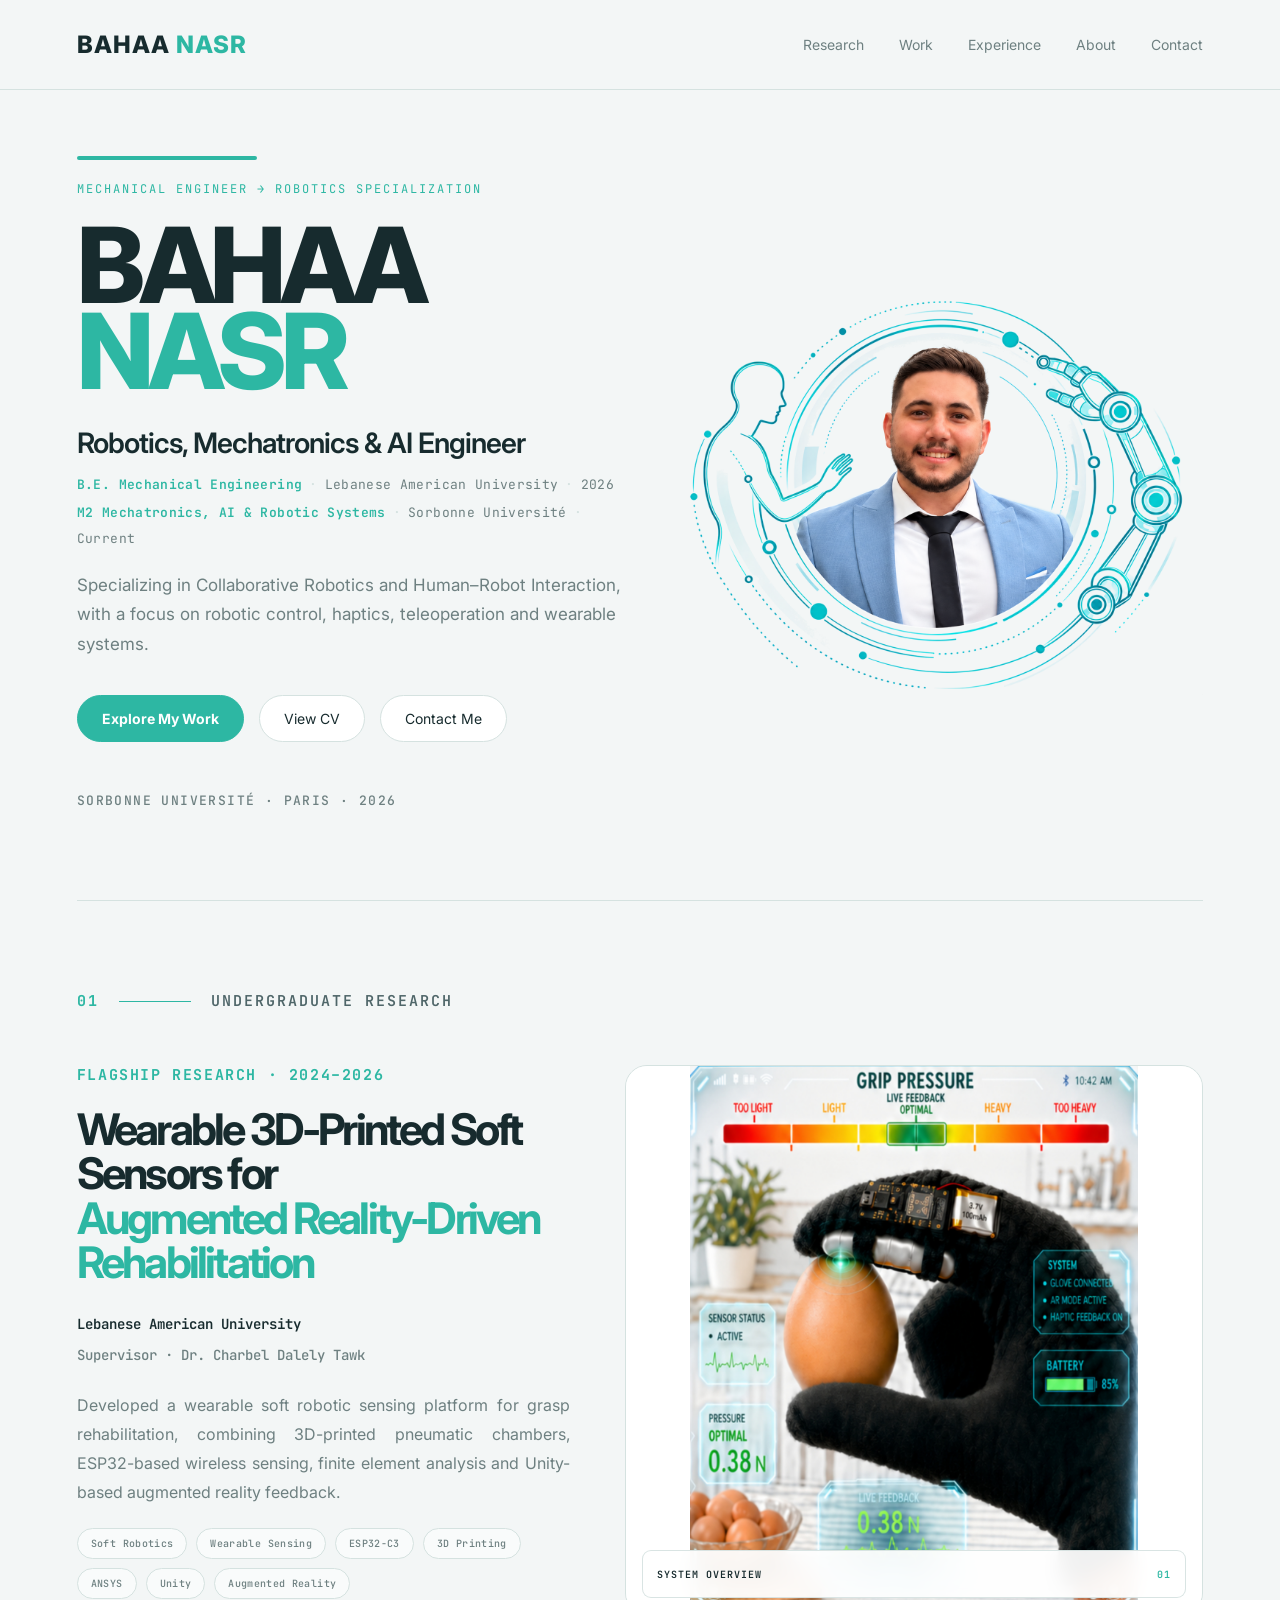
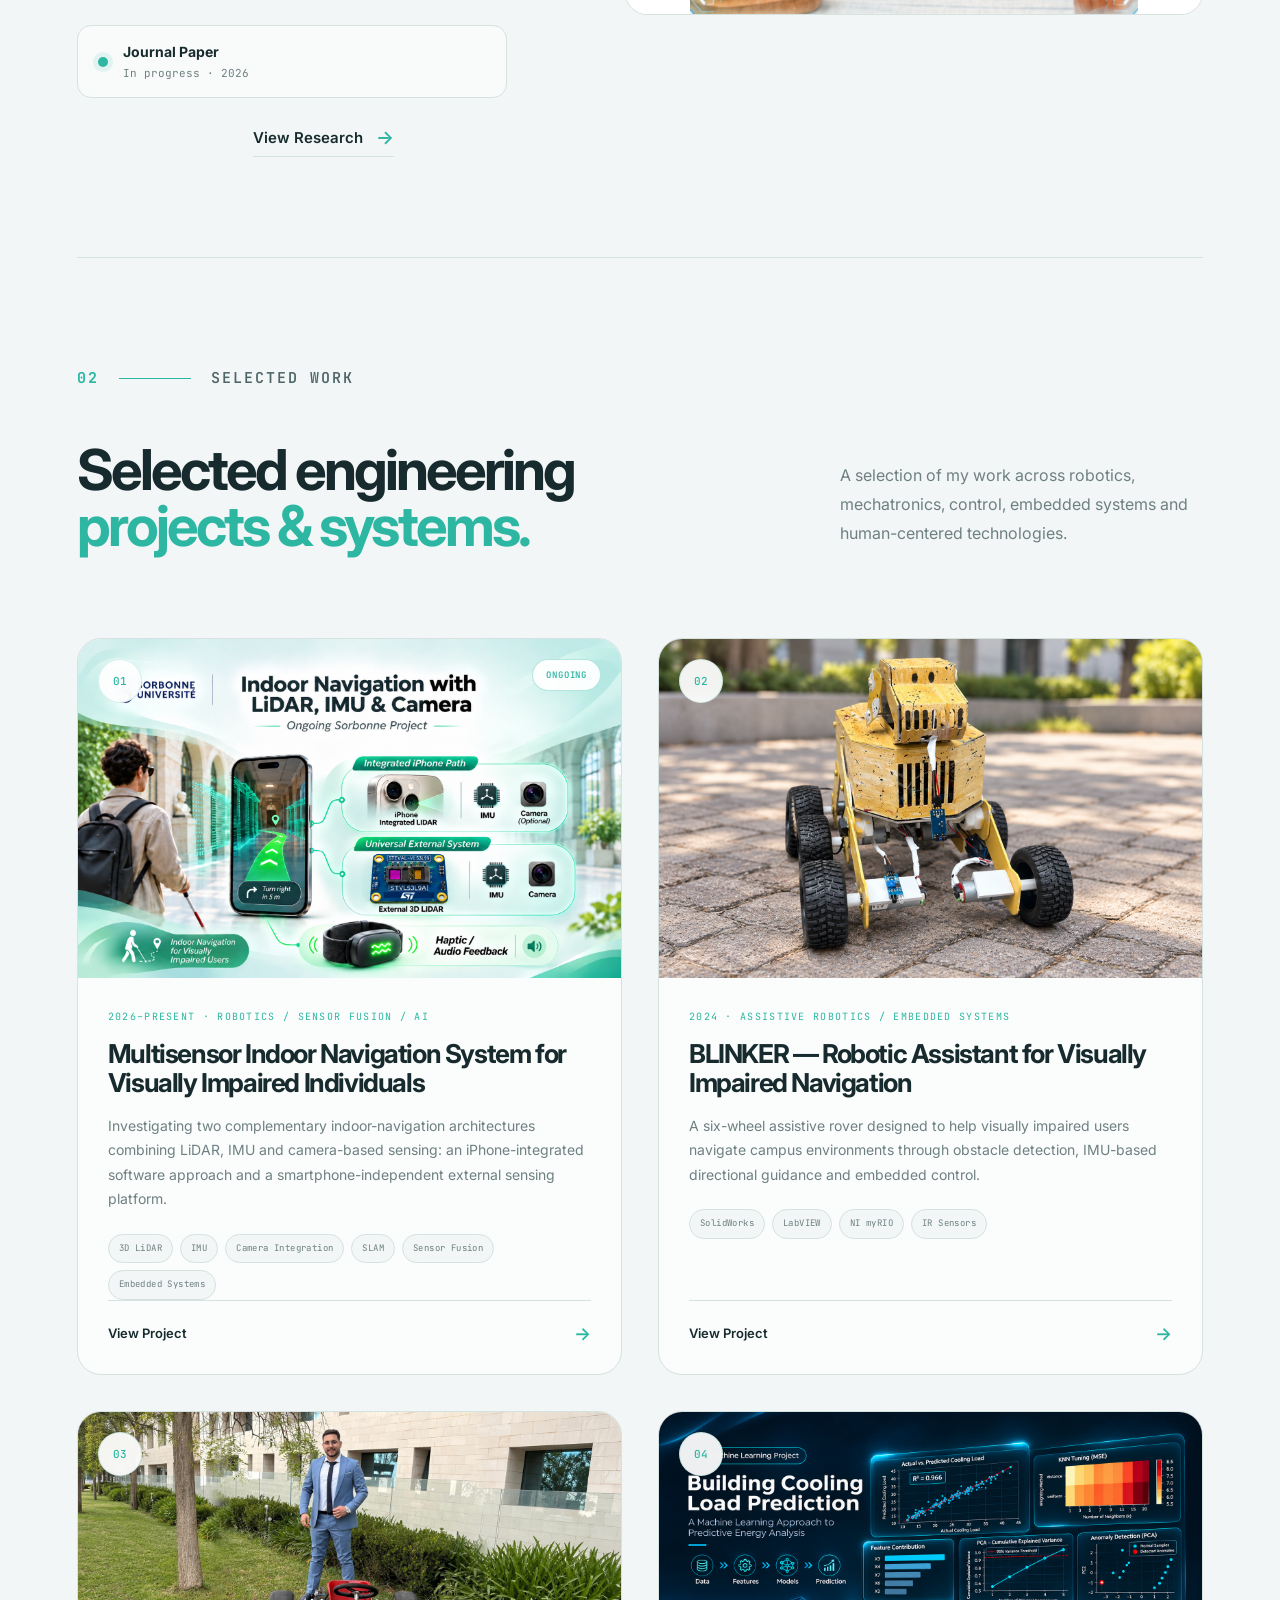
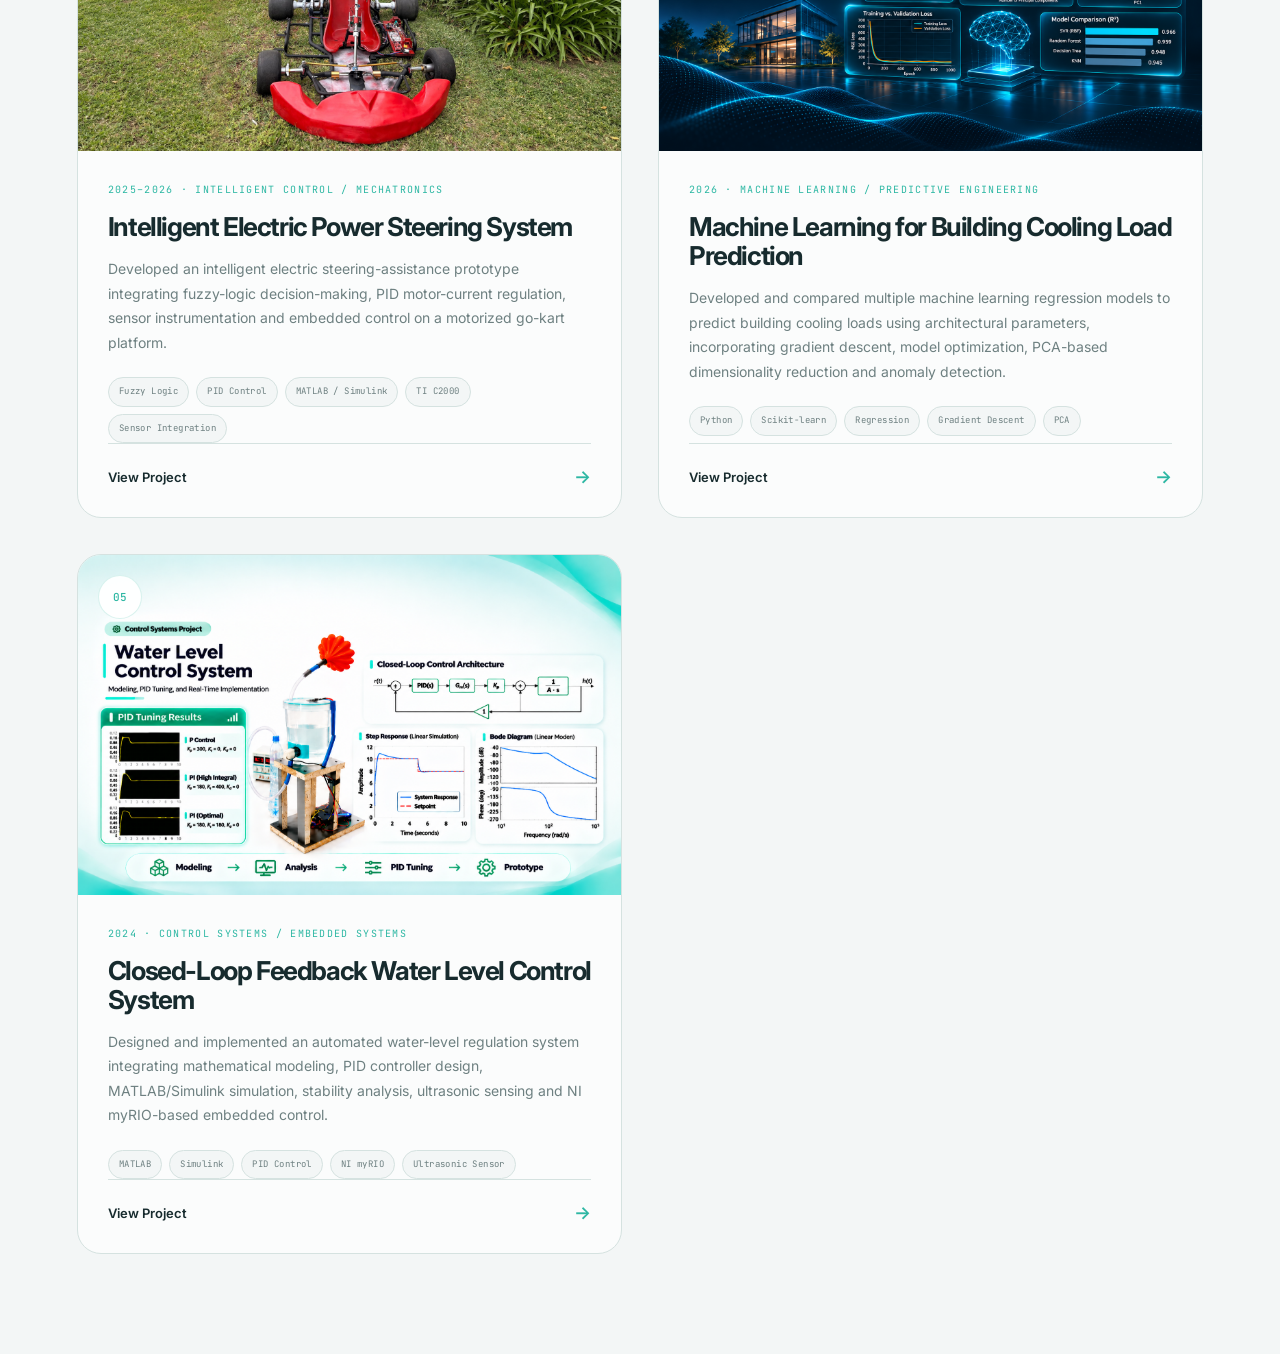
<file: index.html>
<!DOCTYPE html>
<html lang="en">

<head>
    <meta charset="UTF-8">
    <meta name="viewport" content="width=device-width, initial-scale=1.0">

    <title>Bahaa Nasr | Robotics & Mechatronics Engineer</title>

    <link rel="stylesheet" href="style.css?v=5">
</head>

<body>

    <!-- =========================
         NAVBAR
    ========================== -->

    <header class="navbar">

        <a href="#" class="logo">
            BAHAA <span>NASR</span>
        </a>

        <nav class="nav-links">
            <a href="#research">Research</a>
            <a href="#work">Work</a>
            <a href="#experience">Experience</a>
            <a href="#about">About</a>
            <a href="#contact">Contact</a>
        </nav>

    </header>


    <main>

        <!-- =========================
             HERO
        ========================== -->

        <section class="hero">

            <div class="hero-content">

                <p class="hero-label">
                    MECHANICAL ENGINEER → ROBOTICS SPECIALIZATION
                </p>

                <h1 class="hero-name">
                    BAHAA
                    <span>NASR</span>
                </h1>

                <h2 class="hero-role">
                    Robotics, Mechatronics & AI Engineer
                </h2>

                <!-- EDUCATION -->

                <div class="hero-credentials">

                    <div class="credential-item">

                        <span class="credential-degree">
                            B.E. Mechanical Engineering
                        </span>

                        <span class="credential-divider">·</span>

                        <span>
                            Lebanese American University
                        </span>

                        <span class="credential-divider">·</span>

                        <span>2026</span>

                    </div>

                    <div class="credential-item">

                        <span class="credential-degree">
                            M2 Mechatronics, AI & Robotic Systems
                        </span>

                        <span class="credential-divider">·</span>

                        <span>
                            Sorbonne Université
                        </span>

                        <span class="credential-divider">·</span>

                        <span>Current</span>

                    </div>

                </div>

                <p class="hero-description">
                    Specializing in Collaborative Robotics and Human–Robot Interaction,
                    with a focus on robotic control, haptics, teleoperation and wearable systems.
                </p>

                <!-- HERO BUTTONS -->

                <div class="hero-buttons">

                    <a href="#research" class="btn btn-primary">
                        Explore My Work
                    </a>

                    <a href="#" class="btn btn-secondary">
                        View CV
                    </a>

                    <a href="#contact" class="btn btn-secondary">
                        Contact Me
                    </a>

                </div>

                <div class="hero-location">
                    SORBONNE UNIVERSITÉ · PARIS · 2026
                </div>

            </div>


            <!-- HERO IMAGE -->

            <div class="hero-visual">

                <div class="artwork-wrapper">

                    <img
                        src="assets/images/hri-portrait.png"
                        alt="Bahaa Nasr with a human-robot interaction illustration"
                        class="hero-artwork"
                    >

                </div>

            </div>

        </section>


        <!-- =========================
             UNDERGRADUATE RESEARCH
        ========================== -->

        <section class="research-section" id="research">

            <div class="section-heading">

                <span class="section-number">01</span>

                <span class="section-line"></span>

                <span class="section-label">
                    UNDERGRADUATE RESEARCH
                </span>

            </div>


            <div class="research-layout">

                <!-- RESEARCH INFORMATION -->

                <div class="research-content">

                    <div class="research-eyebrow">
                        FLAGSHIP RESEARCH · 2024–2026
                    </div>

                    <h2 class="research-title">
                        Wearable 3D-Printed Soft Sensors for

                        <span>
                            Augmented Reality-Driven Rehabilitation
                        </span>
                    </h2>

                    <div class="research-details">

                        <div>
                            Lebanese American University
                        </div>

                        <div>
                            Supervisor · Dr. Charbel Dalely Tawk
                        </div>

                    </div>

                    <p class="research-description">
                        Developed a wearable soft robotic sensing platform for grasp
                        rehabilitation, combining 3D-printed pneumatic chambers,
                        ESP32-based wireless sensing, finite element analysis and
                        Unity-based augmented reality feedback.
                    </p>

                    <div class="research-tags">

                        <span>Soft Robotics</span>
                        <span>Wearable Sensing</span>
                        <span>ESP32-C3</span>
                        <span>3D Printing</span>
                        <span>ANSYS</span>
                        <span>Unity</span>
                        <span>Augmented Reality</span>

                    </div>

                    <div class="research-publication">

                        <span class="publication-dot"></span>

                        <div>

                            <strong>
                                Journal Paper
                            </strong>

                            <span>
                                In progress · 2026
                            </span>

                        </div>

                    </div>

                    <a
                        href="research/research-01.html"
                        class="research-link"
                    >
                        View Research
                        <span>→</span>
                    </a>

                </div>


                <!-- RESEARCH VISUAL -->

                <div class="research-visuals">

                    <a
                        href="research/research-01.html"
                        class="research-main-image"
                        aria-label="View the detailed undergraduate research project"
                    >

                        <img
                            src="assets/images/overall-system.png"
                            alt="Wearable soft pressure-sensing system with augmented reality grasp feedback"
                        >

                        <div class="research-image-label">

                            <span>SYSTEM OVERVIEW</span>

                            <span>01</span>

                        </div>

                    </a>

                </div>

            </div>

        </section>


        <!-- =========================
             SELECTED WORK
        ========================== -->

        <section class="work-section" id="work">

            <div class="section-heading">

                <span class="section-number">02</span>

                <span class="section-line"></span>

                <span class="section-label">
                    SELECTED WORK
                </span>

            </div>


            <!-- WORK INTRODUCTION -->

            <div class="work-intro">

                <h2>
                    Selected engineering
                    <span>projects & systems.</span>
                </h2>

                <p>
                    A selection of my work across robotics, mechatronics,
                    control, embedded systems and human-centered technologies.
                </p>

            </div>


            <!-- =========================
                 PROJECT GRID
            ========================== -->

            <div class="projects-grid">


                <!-- =====================================
                     PROJECT 01 — SORBONNE MASTER'S PROJECT
                ===================================== -->
                
                <article class="project-card">
                
                    <a
                        href="projects/sorbonne-indoor-navigation.html"
                        class="project-card-image"
                    >
                
                        <img
                            src="assets/images/sorbonne/sorbonne-indoor-navigation-cover.png"
                            alt="Sorbonne indoor navigation project concept combining LiDAR, IMU, camera and wearable feedback"
                        >
                
                        <span class="project-number">
                            01
                        </span>
                
                        <span class="project-status">
                            ONGOING
                        </span>
                
                    </a>
                
                
                    <div class="project-card-content">
                
                        <div class="project-card-meta">
                            2026–PRESENT · ROBOTICS / SENSOR FUSION / AI
                        </div>
                
                
                        <h3>
                            Multisensor Indoor Navigation System for Visually Impaired Individuals
                        </h3>
                
                
                        <p>
                            Investigating two complementary indoor-navigation
                            architectures combining LiDAR, IMU and camera-based
                            sensing: an iPhone-integrated software approach
                            and a smartphone-independent external sensing platform.
                        </p>
                
                
                        <div class="project-card-tools">
                
                            <span>3D LiDAR</span>
                            <span>IMU</span>
                            <span>Camera Integration</span>
                            <span>SLAM</span>
                            <span>Sensor Fusion</span>
                            <span>Embedded Systems</span>
                
                        </div>
                
                
                        <a
                            href="projects/sorbonne-indoor-navigation.html"
                            class="project-card-link"
                        >
                            View Project
                            <span>→</span>
                        </a>
                
                    </div>
                
                </article>

                <!-- PROJECT 02 — BLINKER -->

                <article class="project-card">

                    <a
                        href="projects/project-01.html"
                        class="project-card-image"
                    >

                        <img
                            src="assets/images/blinker/blinker-rover.jpg"
                            alt="BLINKER assistive rover for visually impaired navigation"
                            class="blinker-card-image"
                        >

                        <span class="project-number">
                            02
                        </span>

                    </a>


                    <div class="project-card-content">

                        <div class="project-card-meta">
                            2024 · ASSISTIVE ROBOTICS / EMBEDDED SYSTEMS
                        </div>


                        <h3>
                            BLINKER — Robotic Assistant for Visually Impaired Navigation
                        </h3>


                        <p>
                            A six-wheel assistive rover designed to help visually impaired
                            users navigate campus environments through obstacle detection,
                            IMU-based directional guidance and embedded control.
                        </p>


                        <div class="project-card-tools">

                            <span>SolidWorks</span>
                            <span>LabVIEW</span>
                            <span>NI myRIO</span>
                            <span>IR Sensors</span>

                        </div>


                        <a
                            href="projects/project-01.html"
                            class="project-card-link"
                        >
                            View Project
                            <span>→</span>
                        </a>

                    </div>

                </article>


                <!-- =====================================
                     PROJECT 03 — INTELLIGENT EPS
                ===================================== -->

                <article class="project-card">

                    <a
                        href="projects/project-02.html"
                        class="project-card-image"
                    >

                        <img
                            src="assets/images/eps/eps-main.jpg"
                            alt="Completed Intelligent Electric Power Steering go-kart prototype"
                        >

                        <span class="project-number">
                            03
                        </span>

                    </a>


                    <div class="project-card-content">

                        <div class="project-card-meta">
                            2025–2026 · INTELLIGENT CONTROL / MECHATRONICS
                        </div>


                        <h3>
                            Intelligent Electric Power Steering System
                        </h3>


                        <p>
                            Developed an intelligent electric steering-assistance
                            prototype integrating fuzzy-logic decision-making,
                            PID motor-current regulation, sensor instrumentation
                            and embedded control on a motorized go-kart platform.
                        </p>


                        <div class="project-card-tools">

                            <span>Fuzzy Logic</span>
                            <span>PID Control</span>
                            <span>MATLAB / Simulink</span>
                            <span>TI C2000</span>
                            <span>Sensor Integration</span>

                        </div>


                        <a
                            href="projects/project-02.html"
                            class="project-card-link"
                        >
                            View Project
                            <span>→</span>
                        </a>

                    </div>

                </article>


                
            <!-- =====================================
                 PROJECT 04 — MACHINE LEARNING
            ===================================== -->
            
            <article class="project-card">
            
                <a
                    href="projects/project-03.html"
                    class="project-card-image"
                >
            
                    <img
                        src="assets/images/ml/ml-project-cover.png"
                        alt="Machine learning dashboard illustrating building cooling load prediction and model analysis"
                    >
            
                    <span class="project-number">
                        04
                    </span>
            
                </a>
            
            
                <div class="project-card-content">
            
                    <div class="project-card-meta">
                        2026 · MACHINE LEARNING / PREDICTIVE ENGINEERING
                    </div>
            
            
                    <h3>
                        Machine Learning for Building Cooling Load Prediction
                    </h3>
            
            
                    <p>
                        Developed and compared multiple machine learning regression
                        models to predict building cooling loads using architectural
                        parameters, incorporating gradient descent, model optimization,
                        PCA-based dimensionality reduction and anomaly detection.
                    </p>
            
            
                    <div class="project-card-tools">
            
                        <span>Python</span>
                        <span>Scikit-learn</span>
                        <span>Regression</span>
                        <span>Gradient Descent</span>
                        <span>PCA</span>
            
                    </div>
            
            
                    <a
                        href="projects/project-03.html"
                        class="project-card-link"
                    >
                        View Project
                        <span>→</span>
                    </a>
            
                </div>
            
            </article>



                
            <!-- =====================================
                 PROJECT 05 — WATER LEVEL CONTROL
            ===================================== -->
            
            <article class="project-card">
            
                <a
                    href="projects/project-04.html"
                    class="project-card-image"
                >
            
                    <img
                        src="assets/images/water-level/water-level-project-cover.png"
                        alt="Closed-loop water level control system with PID controller, MATLAB simulation and physical prototype"
                    >
            
                    <span class="project-number">
                        05
                    </span>
            
                </a>
            
            
                <div class="project-card-content">
            
                    <div class="project-card-meta">
                        2024 · CONTROL SYSTEMS / EMBEDDED SYSTEMS
                    </div>
            
            
                    <h3>
                        Closed-Loop Feedback Water Level Control System
                    </h3>
            
            
                    <p>
                        Designed and implemented an automated water-level
                        regulation system integrating mathematical modeling,
                        PID controller design, MATLAB/Simulink simulation,
                        stability analysis, ultrasonic sensing and NI myRIO-based
                        embedded control.
                    </p>
            
            
                    <div class="project-card-tools">
            
                        <span>MATLAB</span>
                        <span>Simulink</span>
                        <span>PID Control</span>
                        <span>NI myRIO</span>
                        <span>Ultrasonic Sensor</span>
            
                    </div>
            
            
                    <a
                        href="projects/project-04.html"
                        class="project-card-link"
                    >
                        View Project
                        <span>→</span>
                    </a>
            
                </div>
            
            </article>
            </div>

        </section>


        <!-- =========================
             EXPERIENCE
        ========================== -->

        <section id="experience"></section>


        <!-- =========================
             ABOUT
        ========================== -->

        <section id="about"></section>


        <!-- =========================
             CONTACT
        ========================== -->

        <section id="contact"></section>

    </main>


    <script src="script.js"></script>

</body>

</html>
</file>
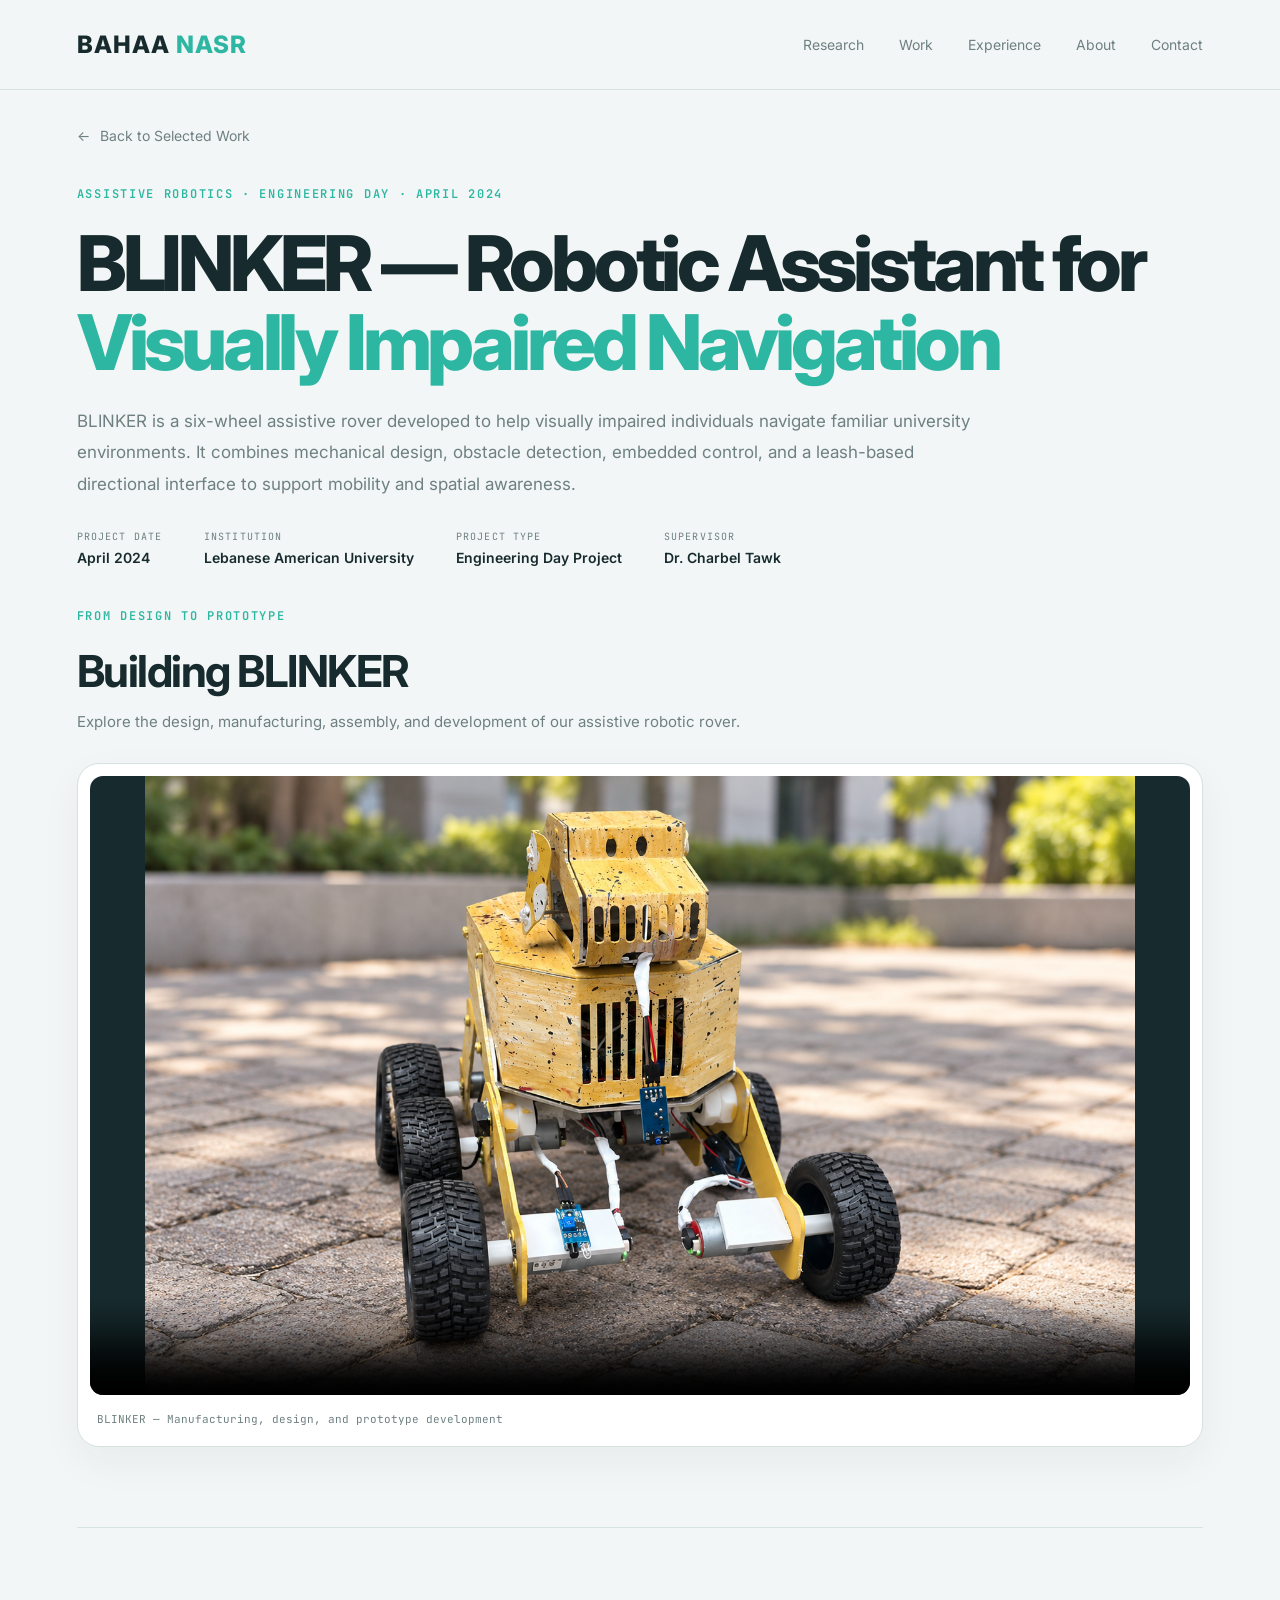
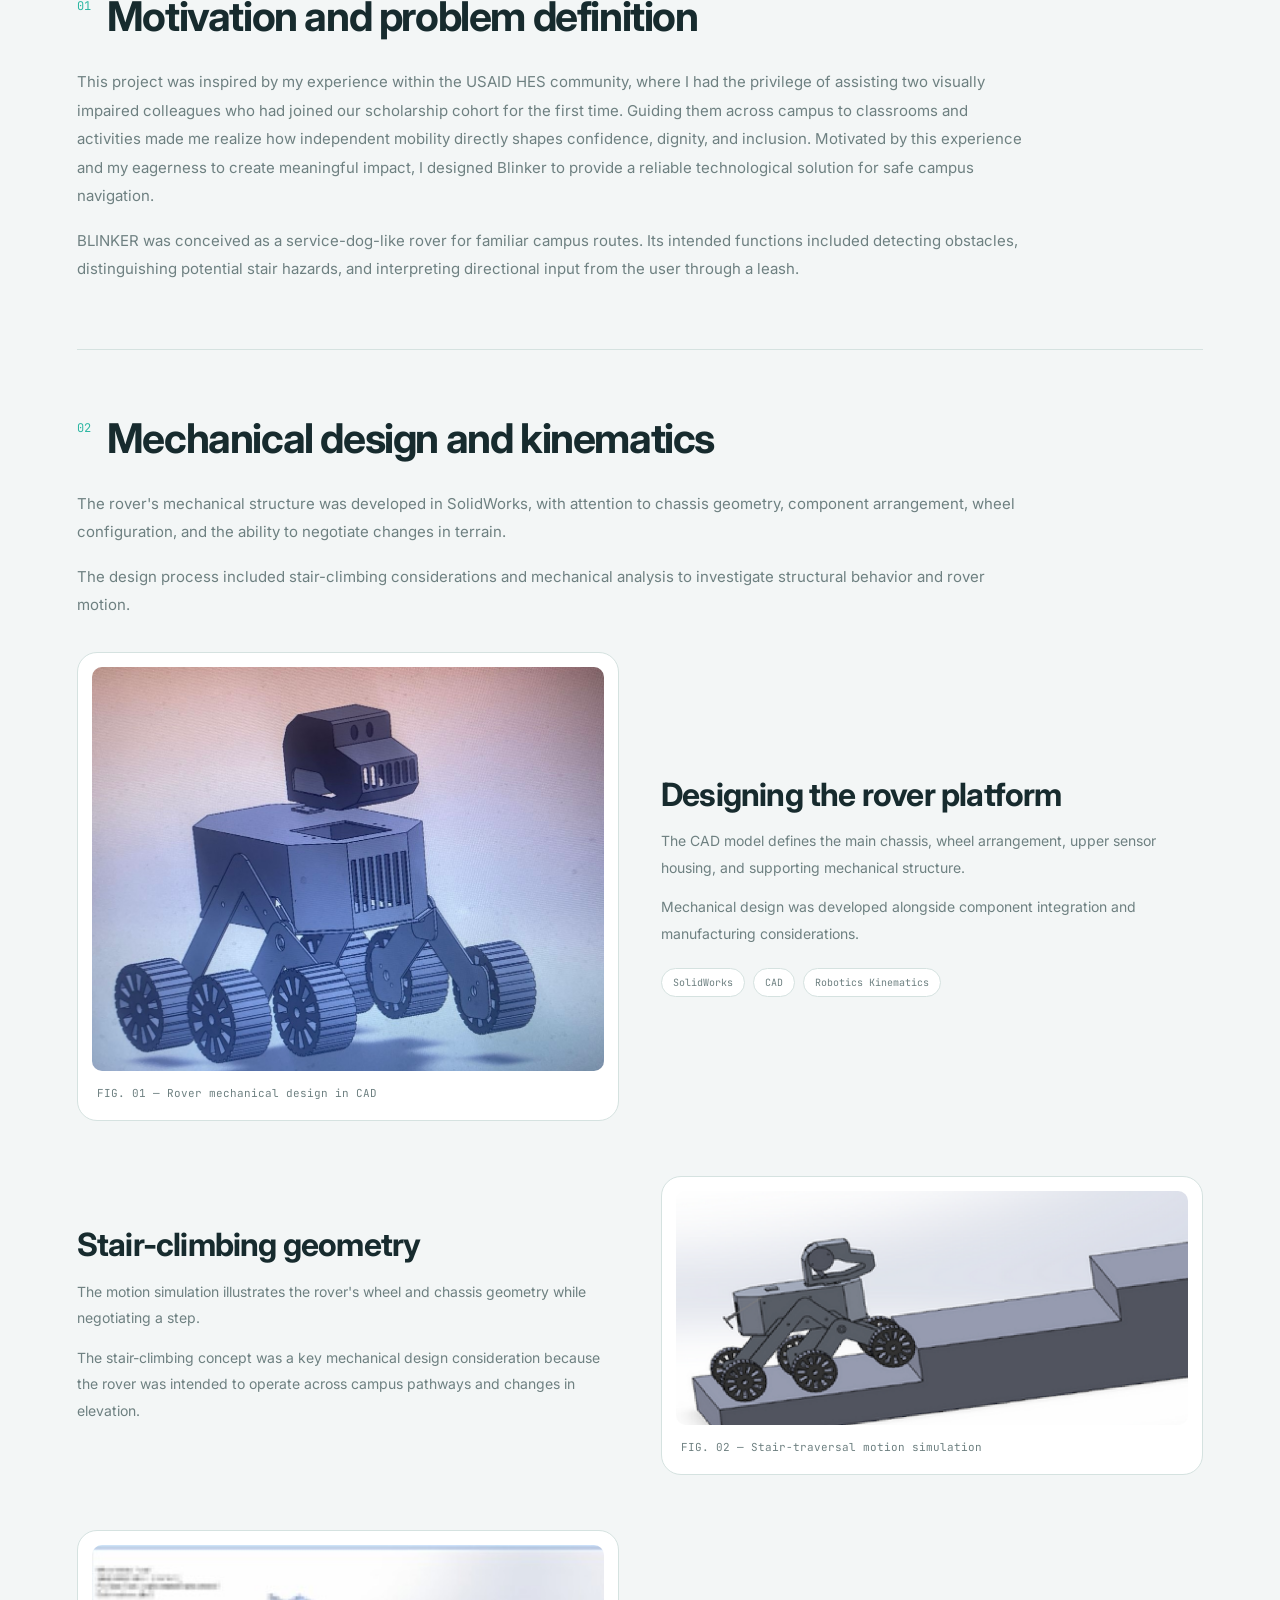
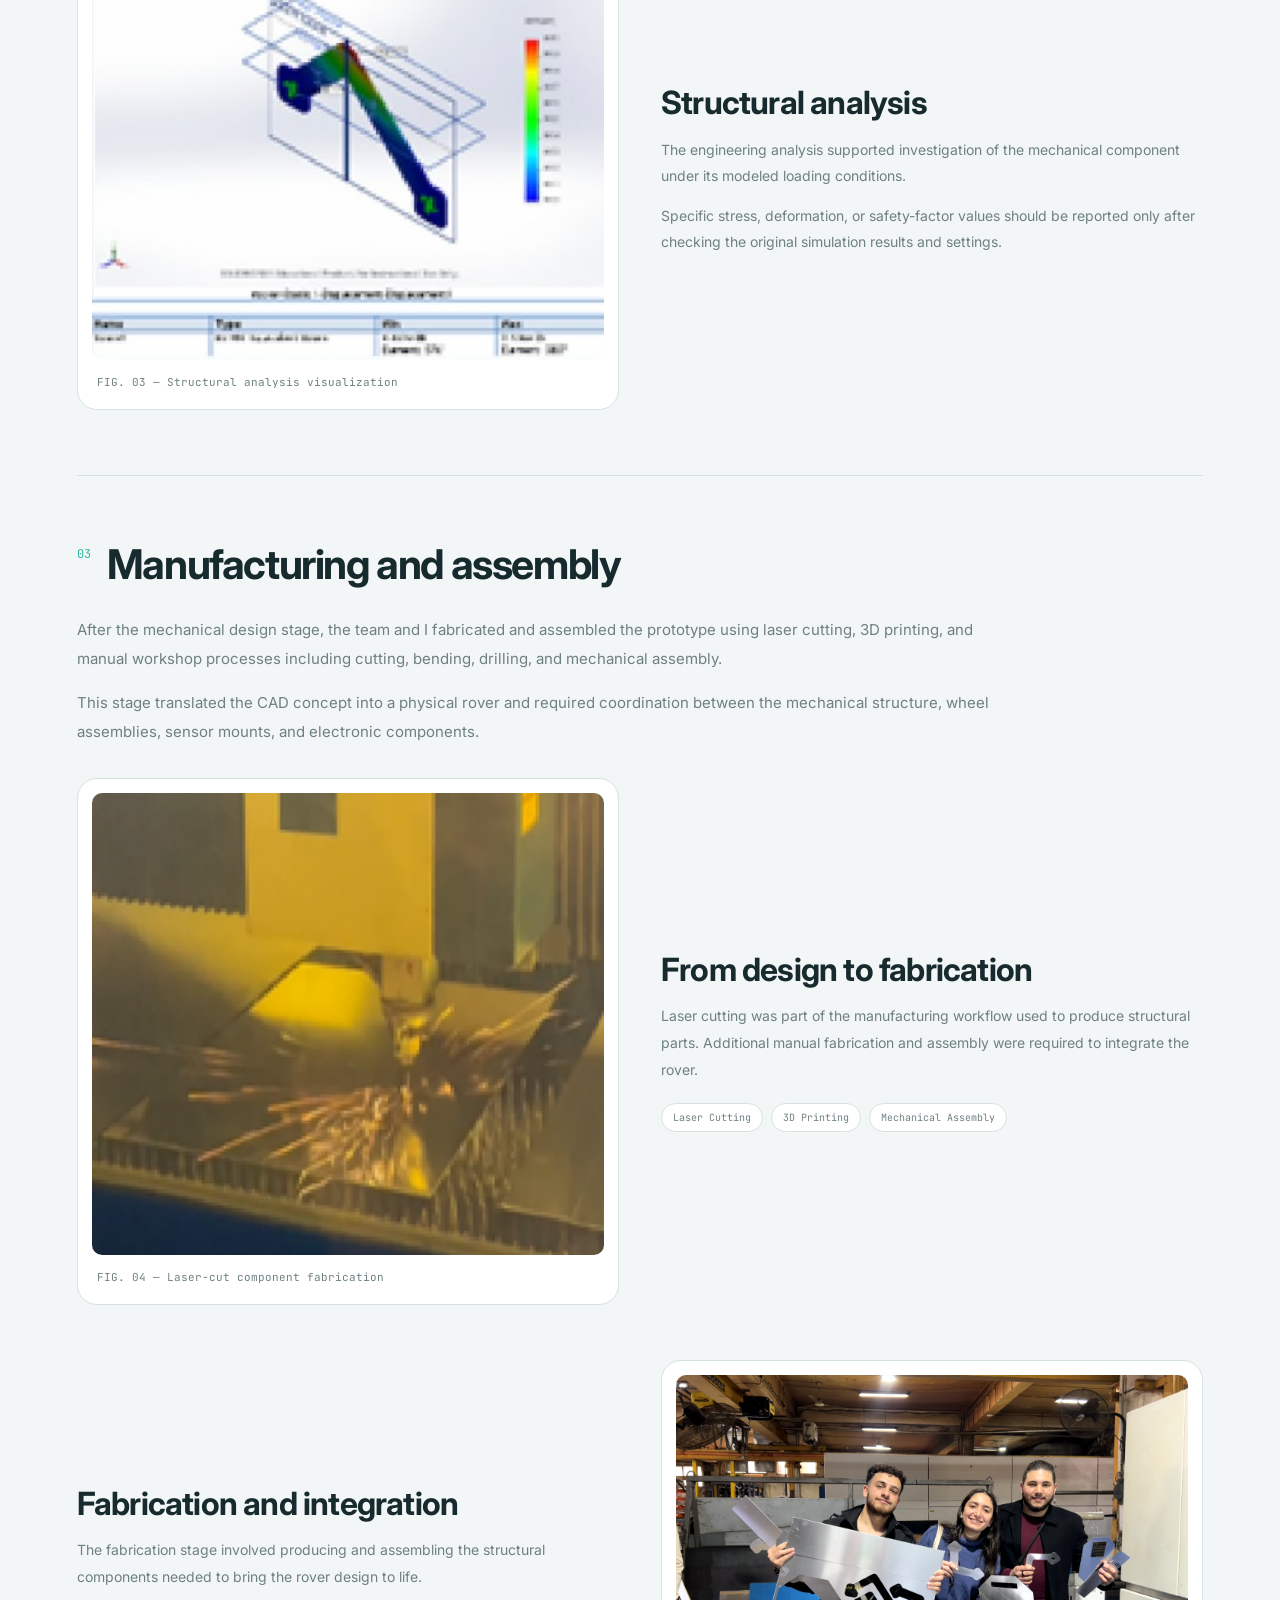
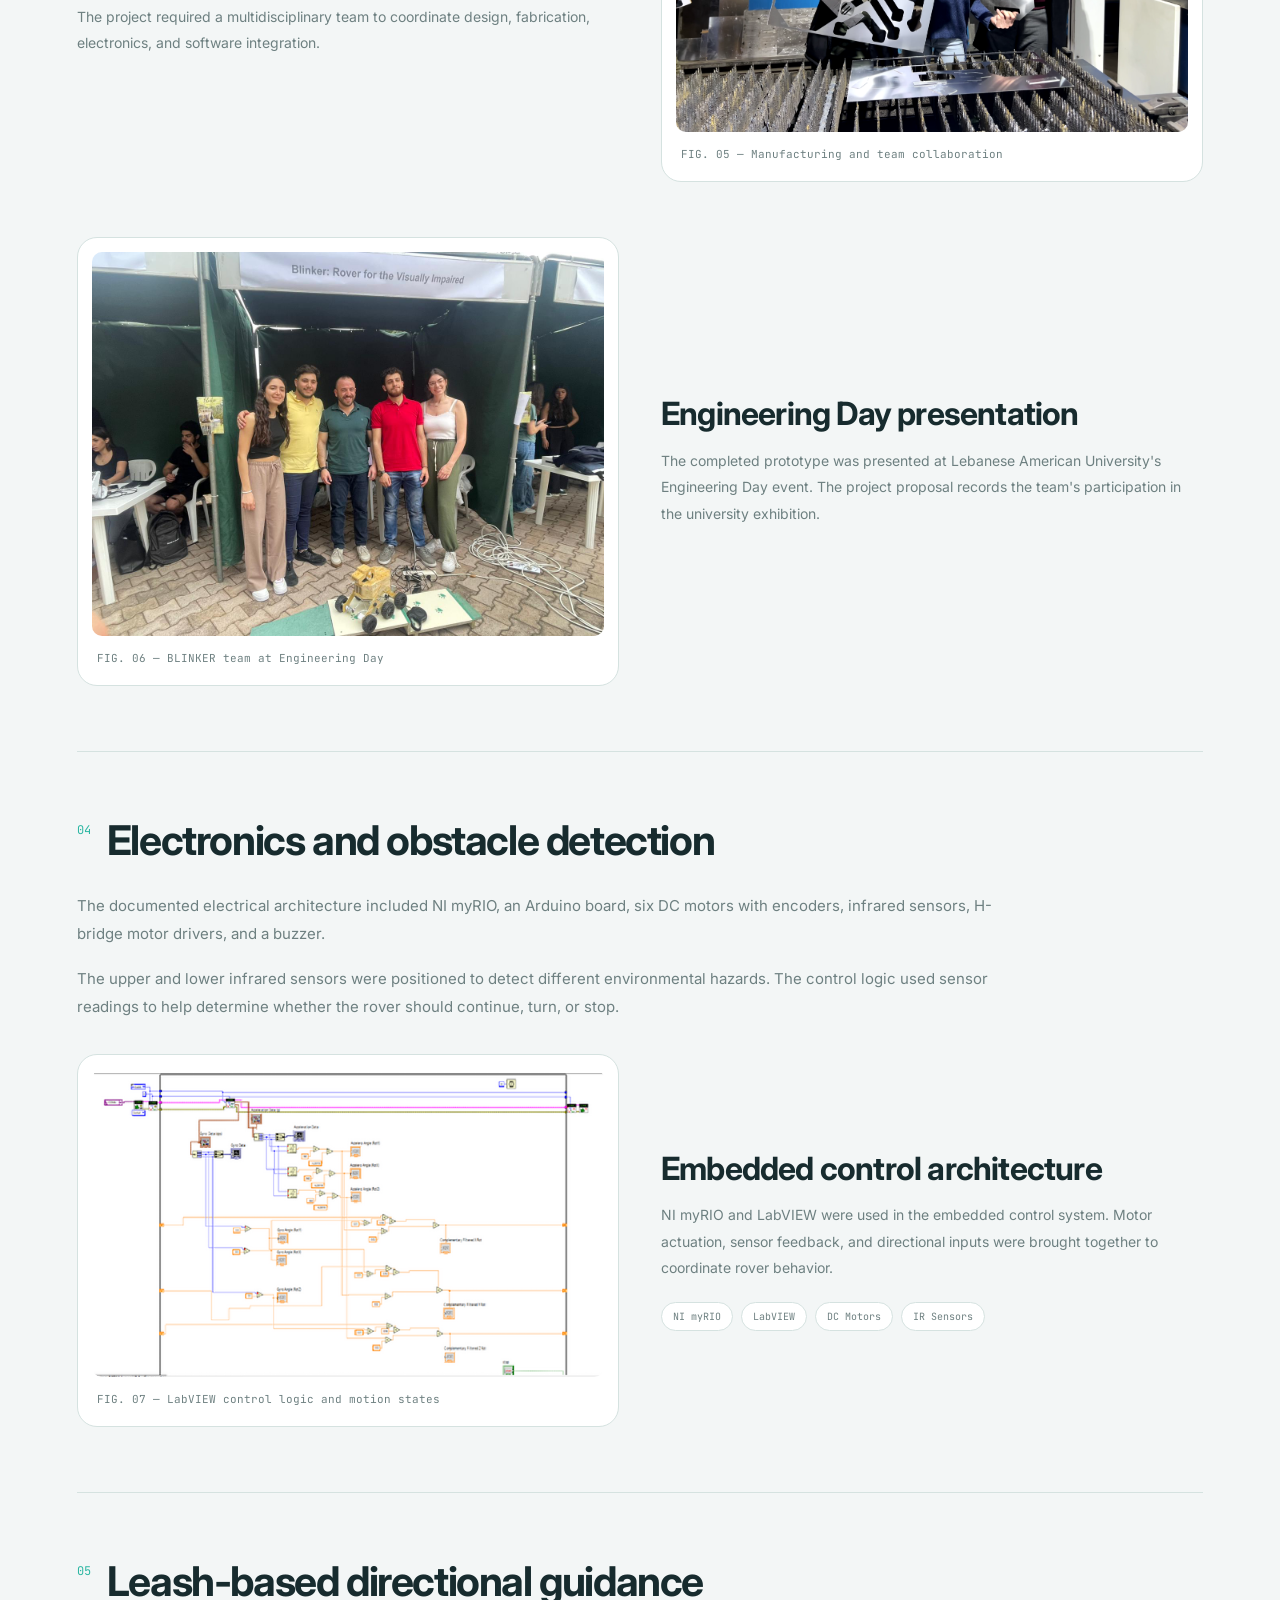
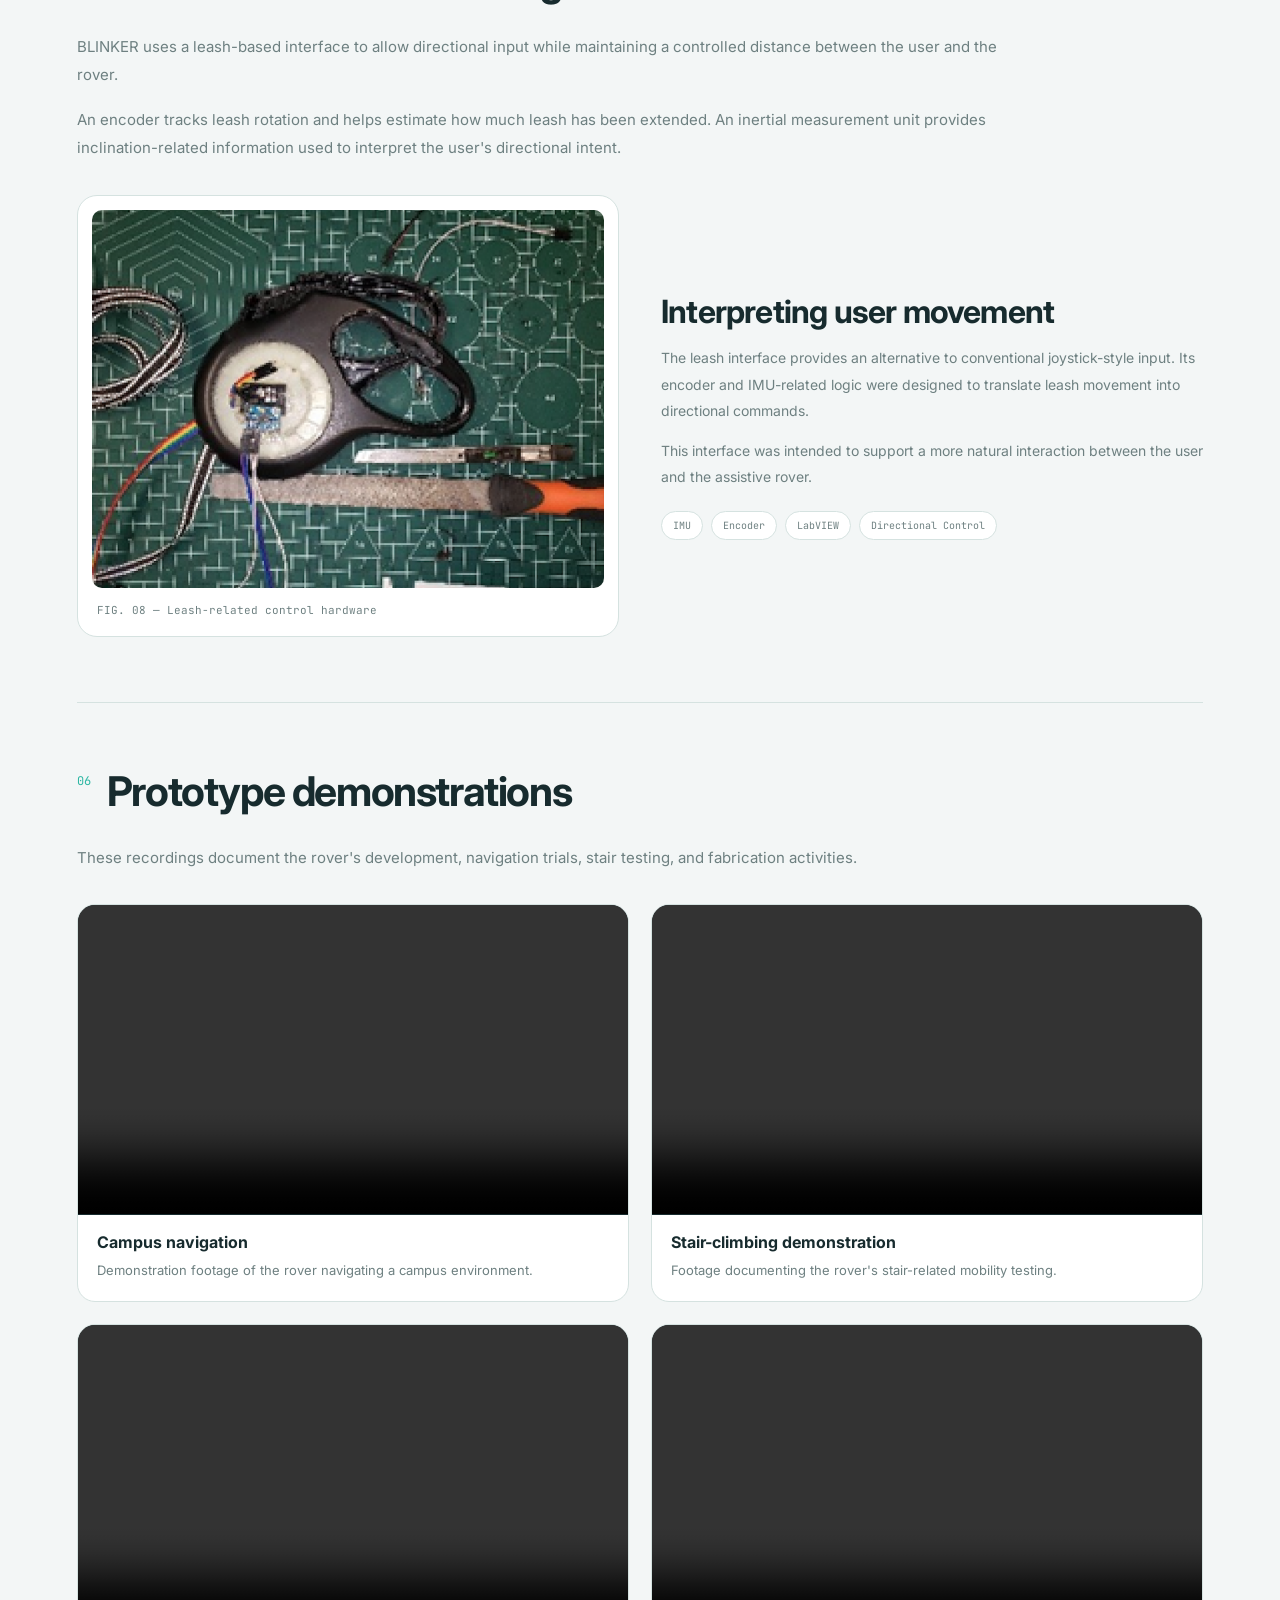
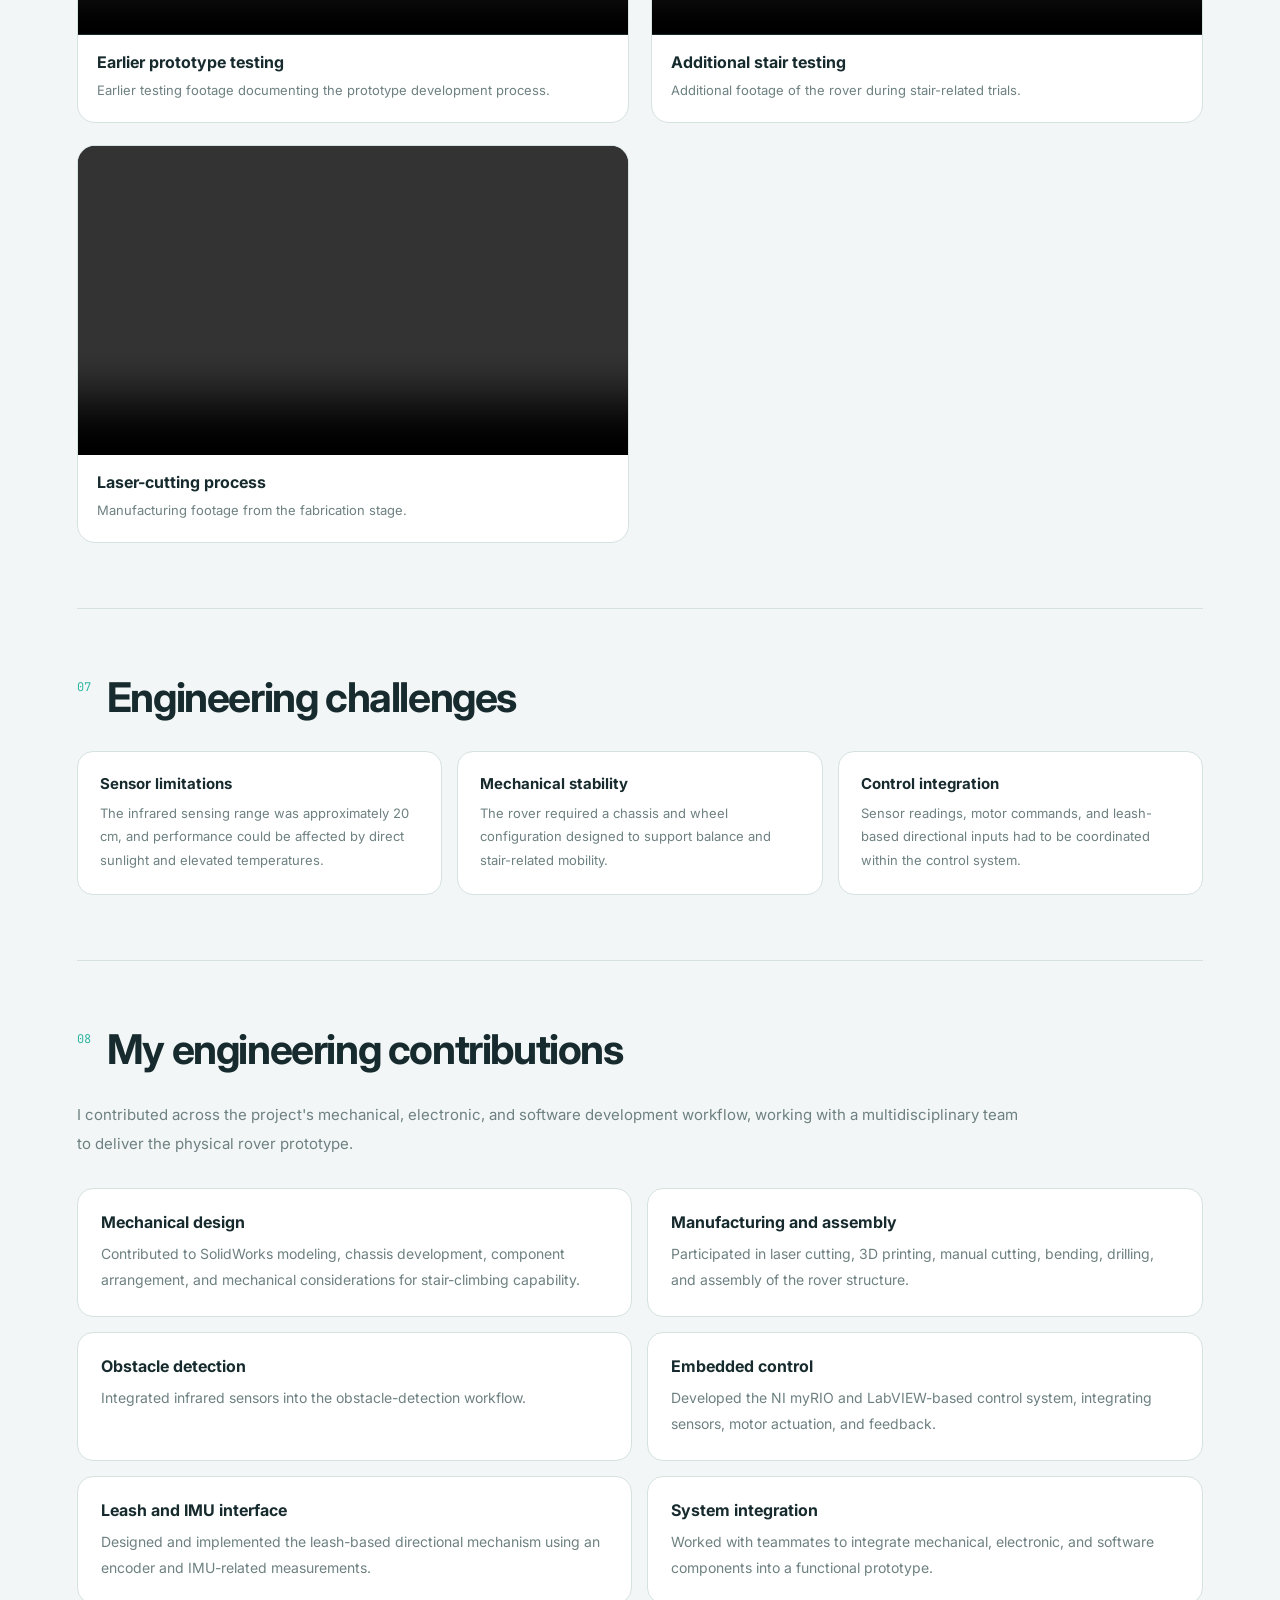
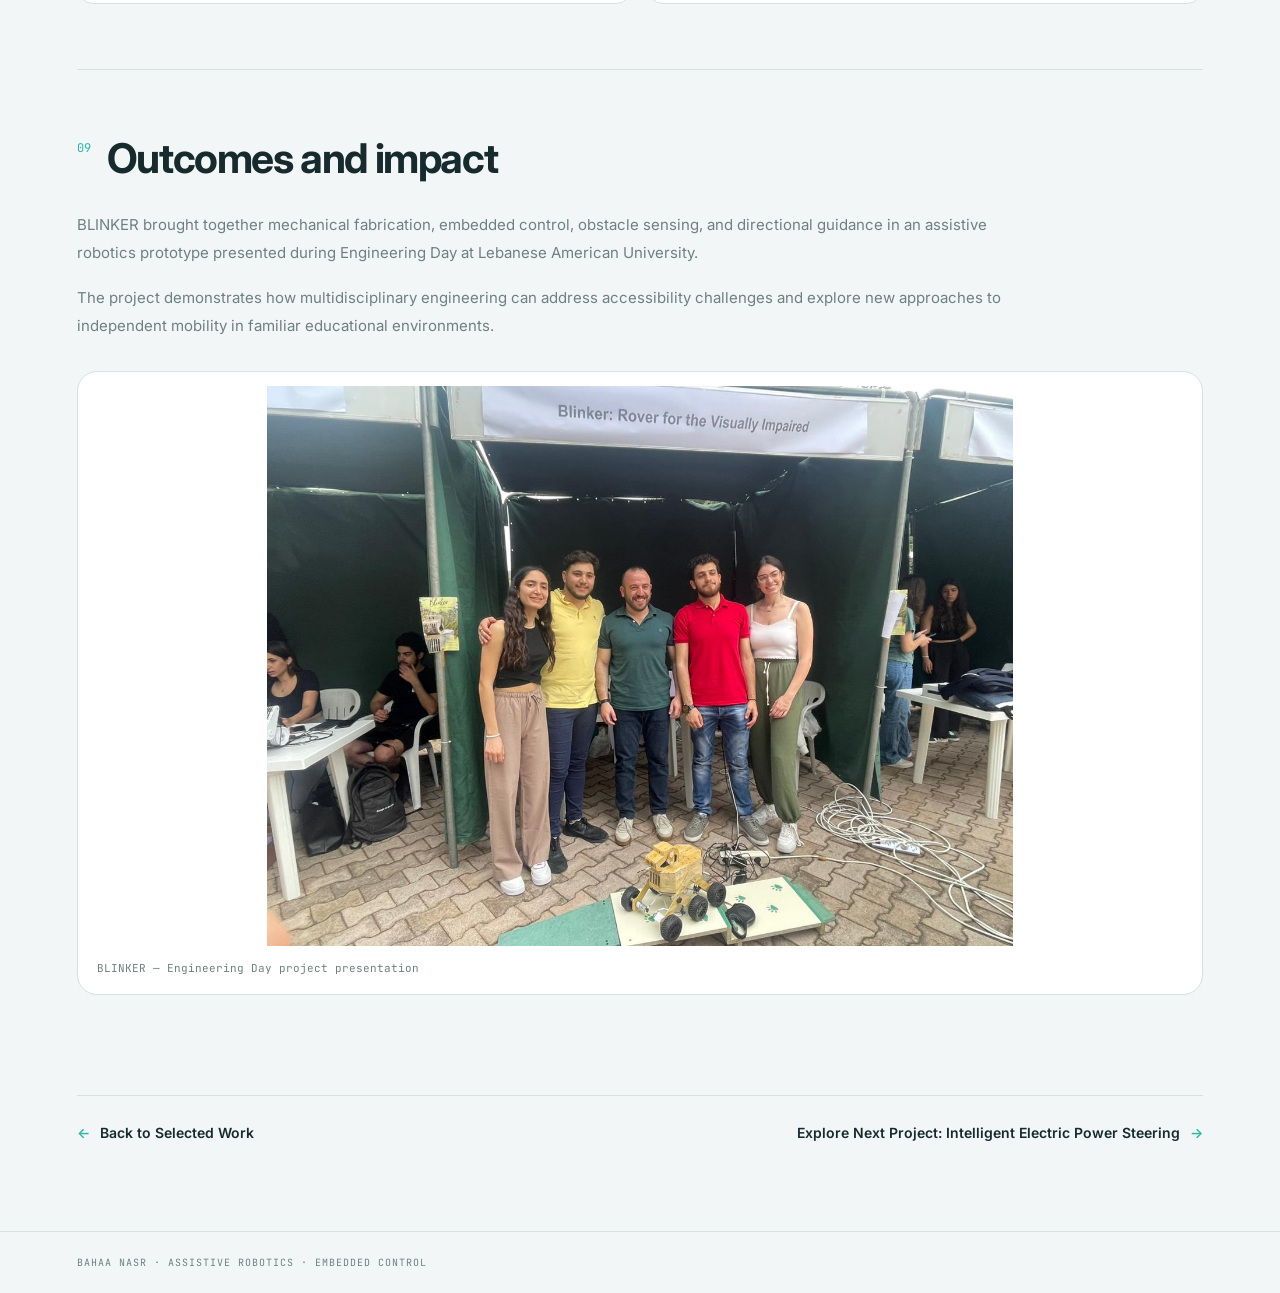
<file: projects/project-01.html>
<!DOCTYPE html>
<html lang="en">
<head>
    <meta charset="UTF-8">
    <meta name="viewport" content="width=device-width, initial-scale=1.0">

    <title>BLINKER | Assistive Robotics — Bahaa Nasr</title>
    <meta name="description" content="BLINKER is a six-wheel assistive rover developed to support visually impaired individuals navigating university environments.">

    <link rel="stylesheet" href="../style.css?v=5">

    <style>
        /* =====================================
           PAGE LAYOUT
        ===================================== */

        .blinker-page {
            width: 88%;
            max-width: 1500px;
            margin: auto;
            padding: 35px 0 90px;
        }

        .blinker-back {
            display: inline-flex;
            align-items: center;
            gap: 10px;
            margin-bottom: 40px;
            color: var(--muted);
            font-size: 14px;
            text-decoration: none;
        }

        .blinker-back:hover,
        .blinker-bottom a:hover {
            color: var(--accent);
        }

        .blinker-kicker {
            margin-bottom: 18px;
            color: var(--accent);
            font: 600 12px/1.8 "JetBrains Mono", monospace;
            letter-spacing: 1.7px;
        }

        .blinker-title {
            max-width: 1100px;
            margin-bottom: 24px;
            font-size: clamp(42px, 6vw, 78px);
            line-height: 1.03;
            letter-spacing: -0.055em;
            font-weight: 800;
        }

        .blinker-title span {
            color: var(--accent);
        }

        .blinker-intro {
            max-width: 900px;
            margin-bottom: 30px;
            color: var(--muted);
            font-size: 17px;
            line-height: 1.85;
        }

        .blinker-meta {
            display: flex;
            flex-wrap: wrap;
            gap: 24px 42px;
            margin-bottom: 40px;
        }

        .blinker-meta-item {
            display: flex;
            flex-direction: column;
            gap: 6px;
        }

        .blinker-meta-label {
            color: var(--muted);
            font: 10px "JetBrains Mono", monospace;
            letter-spacing: 1.1px;
            text-transform: uppercase;
        }

        .blinker-meta-value {
            color: var(--text);
            font-size: 14px;
            font-weight: 600;
        }

        /* =====================================
           FEATURED MANUFACTURING VIDEO
        ===================================== */

        .blinker-featured-film {
            margin-bottom: 80px;
        }

        .blinker-film-heading {
            max-width: 850px;
            margin-bottom: 28px;
        }

        .blinker-film-heading h2 {
            margin-bottom: 12px;
            color: var(--text);
            font-size: clamp(30px, 3.5vw, 44px);
            line-height: 1.15;
            letter-spacing: -1.5px;
        }

        .blinker-film-heading > p:last-child {
            max-width: 700px;
            color: var(--muted);
            font-size: 15px;
            line-height: 1.8;
        }

        .blinker-film {
            margin: 0;
            padding: 12px;
            overflow: hidden;
            background: var(--surface);
            border: 1px solid var(--border);
            border-radius: 22px;
            box-shadow: 0 15px 40px rgba(23, 43, 46, 0.05);
        }

        .blinker-film video {
            display: block;
            width: 100%;
            aspect-ratio: 16 / 9;
            object-fit: contain;
            background: #172B2E;
            border-radius: 13px;
        }

        .blinker-film figcaption {
            padding: 15px 7px 5px;
            color: var(--muted);
            font: 11px/1.7 "JetBrains Mono", monospace;
        }

        .blinker-film-note {
            display: flex;
            align-items: center;
            gap: 15px;
            margin-top: 20px;
            padding: 16px 20px;
            background: var(--surface);
            border: 1px solid var(--border);
            border-radius: 13px;
        }

        .blinker-film-note span {
            flex-shrink: 0;
            color: var(--accent);
            font: 12px "JetBrains Mono", monospace;
        }

        .blinker-film-note p {
            color: var(--muted);
            font-size: 13px;
            line-height: 1.7;
        }

        /* =====================================
           FIGURES
        ===================================== */

        .blinker-figure {
            min-width: 0;
            margin: 0;
            padding: 14px;
            background: var(--surface);
            border: 1px solid var(--border);
            border-radius: 20px;
        }

        .blinker-figure img {
            display: block;
            width: 100%;
            max-height: 560px;
            object-fit: contain;
            object-position: center;
            border-radius: 10px;
        }

        .blinker-figure figcaption {
            padding: 13px 5px 3px;
            color: var(--muted);
            font: 11px/1.7 "JetBrains Mono", monospace;
        }

        /* =====================================
           CONTENT SECTIONS
        ===================================== */

        .blinker-section {
            padding: 65px 0;
            border-top: 1px solid var(--border);
            scroll-margin-top: 25px;
        }

        .blinker-heading {
            display: flex;
            align-items: flex-start;
            gap: 16px;
            margin-bottom: 28px;
        }

        .blinker-number {
            flex-shrink: 0;
            padding-top: 5px;
            color: var(--accent);
            font: 12px "JetBrains Mono", monospace;
        }

        .blinker-heading h2 {
            font-size: clamp(28px, 3.2vw, 42px);
            line-height: 1.15;
            letter-spacing: -1.4px;
        }

        .blinker-copy {
            max-width: 950px;
            color: var(--muted);
            font-size: 15px;
            line-height: 1.9;
        }

        .blinker-copy p + p {
            margin-top: 16px;
        }

        .blinker-feature {
            display: grid;
            grid-template-columns: repeat(2, minmax(0, 1fr));
            align-items: center;
            gap: 42px;
            margin-top: 32px;
        }

        .blinker-feature + .blinker-feature {
            margin-top: 55px;
        }

        .blinker-feature.reverse .blinker-figure {
            order: 2;
        }

        .blinker-feature.reverse .blinker-feature-copy {
            order: 1;
        }

        .blinker-feature-copy h3 {
            margin-bottom: 14px;
            font-size: clamp(23px, 2.5vw, 32px);
            line-height: 1.2;
            letter-spacing: -0.8px;
        }

        .blinker-feature-copy p {
            color: var(--muted);
            font-size: 14px;
            line-height: 1.9;
        }

        .blinker-feature-copy p + p {
            margin-top: 13px;
        }

        /* =====================================
           TAGS
        ===================================== */

        .blinker-tags {
            display: flex;
            flex-wrap: wrap;
            gap: 8px;
            margin-top: 20px;
        }

        .blinker-tags span {
            padding: 7px 11px;
            color: var(--muted);
            background: var(--surface);
            border: 1px solid var(--border);
            border-radius: 40px;
            font: 10px "JetBrains Mono", monospace;
        }

        /* =====================================
           VIDEO GALLERY
        ===================================== */

        .blinker-video-grid {
            display: grid;
            grid-template-columns: repeat(2, minmax(0, 1fr));
            gap: 22px;
            margin-top: 32px;
        }

        .blinker-video-card {
            min-width: 0;
            overflow: hidden;
            background: var(--surface);
            border: 1px solid var(--border);
            border-radius: 18px;
        }

        .blinker-video-card video {
            display: block;
            width: 100%;
            aspect-ratio: 16 / 9;
            background: #172B2E;
            object-fit: contain;
        }

        .blinker-video-caption {
            padding: 17px 19px 20px;
        }

        .blinker-video-caption h3 {
            margin-bottom: 7px;
            font-size: 16px;
        }

        .blinker-video-caption p {
            color: var(--muted);
            font-size: 13px;
            line-height: 1.75;
        }

        /* =====================================
           CHALLENGE CARDS
        ===================================== */

        .blinker-cards {
            display: grid;
            grid-template-columns: repeat(3, minmax(0, 1fr));
            gap: 15px;
            margin-top: 30px;
        }

        .blinker-info-card {
            padding: 22px;
            background: var(--surface);
            border: 1px solid var(--border);
            border-radius: 16px;
        }

        .blinker-info-card h3 {
            margin-bottom: 9px;
            font-size: 15px;
        }

        .blinker-info-card p {
            color: var(--muted);
            font-size: 13px;
            line-height: 1.8;
        }

        /* =====================================
           PERSONAL CONTRIBUTIONS
        ===================================== */

        .blinker-contributions {
            display: grid;
            grid-template-columns: repeat(2, minmax(0, 1fr));
            gap: 15px;
            margin-top: 30px;
        }

        .blinker-contribution {
            padding: 23px;
            background: var(--surface);
            border: 1px solid var(--border);
            border-radius: 16px;
        }

        .blinker-contribution h3 {
            margin-bottom: 9px;
            font-size: 16px;
        }

        .blinker-contribution p {
            color: var(--muted);
            font-size: 14px;
            line-height: 1.85;
        }

        .blinker-team {
            margin-top: 30px;
        }

        /* =====================================
           BOTTOM NAVIGATION
        ===================================== */

        .blinker-bottom {
            display: flex;
            flex-wrap: wrap;
            justify-content: space-between;
            gap: 20px;
            margin-top: 35px;
            padding-top: 28px;
            border-top: 1px solid var(--border);
        }

        .blinker-bottom a {
            display: inline-flex;
            align-items: center;
            gap: 10px;
            color: var(--text);
            font-size: 14px;
            font-weight: 600;
            text-decoration: none;
        }

        .blinker-bottom span {
            color: var(--accent);
        }

        .blinker-footer {
            padding: 24px 6%;
            border-top: 1px solid var(--border);
            color: var(--muted);
            font: 10px "JetBrains Mono", monospace;
            letter-spacing: 1px;
        }

        /* =====================================
           RESPONSIVE
        ===================================== */

        @media (max-width: 1000px) {
            .blinker-page {
                width: 90%;
            }

            .blinker-feature {
                gap: 25px;
            }

            .blinker-cards {
                grid-template-columns: repeat(2, minmax(0, 1fr));
            }
        }

        @media (max-width: 700px) {
            .blinker-page {
                padding-top: 25px;
                padding-bottom: 60px;
            }

            .blinker-back {
                margin-bottom: 28px;
            }

            .blinker-title {
                font-size: clamp(37px, 10vw, 55px);
                letter-spacing: -2px;
            }

            .blinker-intro {
                font-size: 15px;
            }

            .blinker-meta {
                gap: 18px;
            }

            .blinker-featured-film {
                margin-bottom: 50px;
            }

            .blinker-film-heading h2 {
                font-size: 30px;
            }

            .blinker-film {
                padding: 7px;
                border-radius: 16px;
            }

            .blinker-film video {
                border-radius: 10px;
            }

            .blinker-film-note {
                align-items: flex-start;
                padding: 14px;
            }

            .blinker-section {
                padding: 45px 0;
            }

            .blinker-heading {
                gap: 12px;
            }

            .blinker-heading h2 {
                font-size: 29px;
            }

            .blinker-copy {
                font-size: 14px;
            }

            .blinker-feature,
            .blinker-video-grid,
            .blinker-contributions {
                grid-template-columns: 1fr;
                gap: 22px;
            }

            .blinker-feature.reverse .blinker-figure,
            .blinker-feature.reverse .blinker-feature-copy {
                order: initial;
            }

            .blinker-feature-copy h3 {
                font-size: 25px;
            }

            .blinker-cards {
                grid-template-columns: 1fr;
            }

            .blinker-bottom {
                flex-direction: column;
                align-items: flex-start;
            }
        }

        @media (prefers-reduced-motion: reduce) {
            *,
            *::before,
            *::after {
                transition-duration: 0.01ms !important;
                scroll-behavior: auto !important;
            }
        }
    </style>
</head>

<body>

    <!-- NAVIGATION -->

    <header class="navbar">
        <a href="../index.html" class="logo">
            BAHAA <span>NASR</span>
        </a>

        <nav class="nav-links">
            <a href="../index.html#research">Research</a>
            <a href="../index.html#work">Work</a>
            <a href="../index.html#experience">Experience</a>
            <a href="../index.html#about">About</a>
            <a href="../index.html#contact">Contact</a>
        </nav>
    </header>


    <main class="blinker-page">

        <a href="../index.html#work" class="blinker-back">
            <span aria-hidden="true">←</span>
            Back to Selected Work
        </a>


        <!-- =====================================
             PROJECT INTRODUCTION
        ===================================== -->

        <section aria-labelledby="blinker-title">

            <p class="blinker-kicker">
                ASSISTIVE ROBOTICS · ENGINEERING DAY · APRIL 2024
            </p>

            <h1 class="blinker-title" id="blinker-title">
                BLINKER — Robotic Assistant for
                <span>Visually Impaired Navigation</span>
            </h1>

            <p class="blinker-intro">
                BLINKER is a six-wheel assistive rover developed to help
                visually impaired individuals navigate familiar university
                environments. It combines mechanical design, obstacle
                detection, embedded control, and a leash-based directional
                interface to support mobility and spatial awareness.
            </p>

            <div class="blinker-meta">

                <div class="blinker-meta-item">
                    <span class="blinker-meta-label">Project date</span>
                    <span class="blinker-meta-value">April 2024</span>
                </div>

                <div class="blinker-meta-item">
                    <span class="blinker-meta-label">Institution</span>
                    <span class="blinker-meta-value">
                        Lebanese American University
                    </span>
                </div>

                <div class="blinker-meta-item">
                    <span class="blinker-meta-label">Project type</span>
                    <span class="blinker-meta-value">
                        Engineering Day Project
                    </span>
                </div>

                <div class="blinker-meta-item">
                    <span class="blinker-meta-label">Supervisor</span>
                    <span class="blinker-meta-value">
                        Dr. Charbel Tawk
                    </span>
                </div>

            </div>

        </section>


        <!-- =====================================
             FEATURED MANUFACTURING VIDEO
        ===================================== -->

        <section class="blinker-featured-film" id="project-film">

            <div class="blinker-film-heading">
                <p class="blinker-kicker">FROM DESIGN TO PROTOTYPE</p>

                <h2>Building BLINKER</h2>

                <p>
                    Explore the design, manufacturing, assembly, and development
                    of our assistive robotic rover.
                </p>
            </div>

            <figure class="blinker-film">

                <video
                    controls
                    preload="metadata"
                    playsinline
                    poster="../assets/images/blinker/blinker-rover.jpg"
                >
                    <source
                        src="../assets/videos/blinker/blinker-manufacturing-designing.mp4"
                        type="video/mp4"
                    >
                    Your browser does not support HTML video.
                </video>

                <figcaption>
                    BLINKER — Manufacturing, design, and prototype development
                </figcaption>

            </figure>


        </section>


        <!-- =====================================
             MOTIVATION
        ===================================== -->

        <section class="blinker-section" id="motivation">

            <div class="blinker-heading">
                <span class="blinker-number">01</span>
                <h2>Motivation and problem definition</h2>
            </div>

            <div class="blinker-copy">

                <p>
                    This project was inspired by my experience within the USAID HES community, 
                    where I had the privilege of assisting two visually impaired colleagues who had
                    joined our scholarship cohort for the first time. Guiding them across campus to classrooms
                    and activities made me realize how independent mobility directly shapes
                    confidence, dignity, and inclusion. Motivated by this experience and my
                    eagerness to create meaningful impact, I designed Blinker to provide a reliable
                    technological solution for safe campus navigation.
                    
                </p>

                <p>
                    BLINKER was conceived as a service-dog-like rover
                    for familiar campus routes. Its intended functions
                    included detecting obstacles, distinguishing
                    potential stair hazards, and interpreting
                    directional input from the user through a leash.
                </p>

            </div>

        </section>


        <!-- =====================================
             MECHANICAL DESIGN
        ===================================== -->

        <section class="blinker-section" id="mechanical-design">

            <div class="blinker-heading">
                <span class="blinker-number">02</span>
                <h2>Mechanical design and kinematics</h2>
            </div>

            <div class="blinker-copy">
                <p>
                    The rover's mechanical structure was developed in
                    SolidWorks, with attention to chassis geometry,
                    component arrangement, wheel configuration, and
                    the ability to negotiate changes in terrain.
                </p>

                <p>
                    The design process included stair-climbing
                    considerations and mechanical analysis to
                    investigate structural behavior and rover motion.
                </p>
            </div>

            <div class="blinker-feature">

                <figure class="blinker-figure">
                    <img
                        src="../assets/images/blinker/blinker-cad-design.jpg"
                        alt="SolidWorks CAD model of the BLINKER six-wheel rover"
                        loading="lazy"
                    >
                    <figcaption>
                        FIG. 01 — Rover mechanical design in CAD
                    </figcaption>
                </figure>

                <div class="blinker-feature-copy">
                    <h3>Designing the rover platform</h3>

                    <p>
                        The CAD model defines the main chassis,
                        wheel arrangement, upper sensor housing,
                        and supporting mechanical structure.
                    </p>

                    <p>
                        Mechanical design was developed alongside
                        component integration and manufacturing
                        considerations.
                    </p>

                    <div class="blinker-tags">
                        <span>SolidWorks</span>
                        <span>CAD</span>
                        <span>Robotics Kinematics</span>
                    </div>
                </div>

            </div>

            <div class="blinker-feature reverse">

                <figure class="blinker-figure">
                    <img
                        src="../assets/images/blinker/blinker-stair-motion-simulation.png"
                        alt="CAD motion simulation showing the rover traversing a stair-like obstacle"
                        loading="lazy"
                    >
                    <figcaption>
                        FIG. 02 — Stair-traversal motion simulation
                    </figcaption>
                </figure>

                <div class="blinker-feature-copy">
                    <h3>Stair-climbing geometry</h3>

                    <p>
                        The motion simulation illustrates the
                        rover's wheel and chassis geometry while
                        negotiating a step.
                    </p>

                    <p>
                        The stair-climbing concept was a key
                        mechanical design consideration because
                        the rover was intended to operate across
                        campus pathways and changes in elevation.
                    </p>
                </div>

            </div>

            <div class="blinker-feature">

                <figure class="blinker-figure">
                    <img
                        src="../assets/images/blinker/blinker-stress-analysis.jpg"
                        alt="Mechanical stress or deformation analysis of a BLINKER structural component"
                        loading="lazy"
                    >
                    <figcaption>
                        FIG. 03 — Structural analysis visualization
                    </figcaption>
                </figure>

                <div class="blinker-feature-copy">
                    <h3>Structural analysis</h3>

                    <p>
                        The engineering analysis supported
                        investigation of the mechanical component
                        under its modeled loading conditions.
                    </p>

                    <p>
                        Specific stress, deformation, or safety-factor
                        values should be reported only after checking
                        the original simulation results and settings.
                    </p>
                </div>

            </div>

        </section>


        <!-- =====================================
             MANUFACTURING
        ===================================== -->

        <section class="blinker-section" id="manufacturing">

            <div class="blinker-heading">
                <span class="blinker-number">03</span>
                <h2>Manufacturing and assembly</h2>
            </div>

            <div class="blinker-copy">
                <p>
                    After the mechanical design stage, the team and I
                    fabricated and assembled the prototype using
                    laser cutting, 3D printing, and manual workshop
                    processes including cutting, bending, drilling,
                    and mechanical assembly.
                </p>

                <p>
                    This stage translated the CAD concept into a
                    physical rover and required coordination between
                    the mechanical structure, wheel assemblies,
                    sensor mounts, and electronic components.
                </p>
            </div>

            <div class="blinker-feature">

                <figure class="blinker-figure">
                    <img
                        src="../assets/images/blinker/blinker-laser-cutting.png"
                        alt="Laser-cutting process used during BLINKER rover fabrication"
                        loading="lazy"
                    >
                    <figcaption>
                        FIG. 04 — Laser-cut component fabrication
                    </figcaption>
                </figure>

                <div class="blinker-feature-copy">
                    <h3>From design to fabrication</h3>

                    <p>
                        Laser cutting was part of the manufacturing
                        workflow used to produce structural parts.
                        Additional manual fabrication and assembly
                        were required to integrate the rover.
                    </p>

                    <div class="blinker-tags">
                        <span>Laser Cutting</span>
                        <span>3D Printing</span>
                        <span>Mechanical Assembly</span>
                    </div>
                </div>

            </div>

            <div class="blinker-feature reverse">

                <figure class="blinker-figure">
                    <img
                        src="../assets/images/blinker/blinker-manufacturing-team.png"
                        alt="Engineering team presenting fabricated metal components during the manufacturing process"
                        loading="lazy"
                    >
                    <figcaption>
                        FIG. 05 — Manufacturing and team collaboration
                    </figcaption>
                </figure>

                <div class="blinker-feature-copy">
                    <h3>Fabrication and integration</h3>

                    <p>
                        The fabrication stage involved producing
                        and assembling the structural components
                        needed to bring the rover design to life.
                    </p>

                    <p>
                        The project required a multidisciplinary
                        team to coordinate design, fabrication,
                        electronics, and software integration.
                    </p>
                </div>

            </div>

            <div class="blinker-feature">

                <figure class="blinker-figure">
                    <img
                        src="../assets/images/blinker/blinker-team.jpg"
                        alt="BLINKER project team at the Engineering Day exhibition"
                        loading="lazy"
                    >
                    <figcaption>
                        FIG. 06 — BLINKER team at Engineering Day
                    </figcaption>
                </figure>

                <div class="blinker-feature-copy">
                    <h3>Engineering Day presentation</h3>

                    <p>
                        The completed prototype was presented at
                        Lebanese American University's Engineering
                        Day event. The project proposal records
                        the team's participation in the university
                        exhibition.
                    </p>
                </div>

            </div>

        </section>


        <!-- =====================================
             ELECTRONICS AND CONTROL
        ===================================== -->

        <section class="blinker-section" id="electronics">

            <div class="blinker-heading">
                <span class="blinker-number">04</span>
                <h2>Electronics and obstacle detection</h2>
            </div>

            <div class="blinker-copy">
                <p>
                    The documented electrical architecture included
                    NI myRIO, an Arduino board, six DC motors with
                    encoders, infrared sensors, H-bridge motor drivers,
                    and a buzzer.
                </p>

                <p>
                    The upper and lower infrared sensors were
                    positioned to detect different environmental
                    hazards. The control logic used sensor readings
                    to help determine whether the rover should
                    continue, turn, or stop.
                </p>
            </div>

            <div class="blinker-feature">

                <figure class="blinker-figure">
                    <img
                        src="../assets/images/blinker/blinker-control-code.png"
                        alt="LabVIEW control logic diagram for BLINKER rover motion and sensor feedback"
                        loading="lazy"
                    >
                    <figcaption>
                        FIG. 07 — LabVIEW control logic and motion states
                    </figcaption>
                </figure>

                <div class="blinker-feature-copy">
                    <h3>Embedded control architecture</h3>

                    <p>
                        NI myRIO and LabVIEW were used in the
                        embedded control system. Motor actuation,
                        sensor feedback, and directional inputs
                        were brought together to coordinate rover
                        behavior.
                    </p>

                    <div class="blinker-tags">
                        <span>NI myRIO</span>
                        <span>LabVIEW</span>
                        <span>DC Motors</span>
                        <span>IR Sensors</span>
                    </div>
                </div>

            </div>

        </section>


        <!-- =====================================
             LEASH AND DIRECTIONAL CONTROL
        ===================================== -->

        <section class="blinker-section" id="directional-control">

            <div class="blinker-heading">
                <span class="blinker-number">05</span>
                <h2>Leash-based directional guidance</h2>
            </div>

            <div class="blinker-copy">
                <p>
                    BLINKER uses a leash-based interface to allow
                    directional input while maintaining a controlled
                    distance between the user and the rover.
                </p>

                <p>
                    An encoder tracks leash rotation and helps
                    estimate how much leash has been extended.
                    An inertial measurement unit provides
                    inclination-related information used to
                    interpret the user's directional intent.
                </p>
            </div>

            <div class="blinker-feature">

                <figure class="blinker-figure">
                    <img
                        src="../assets/images/blinker/blinker-control-hardware.png"
                        alt="Hardware assembly associated with the BLINKER leash control system"
                        loading="lazy"
                    >
                    <figcaption>
                        FIG. 08 — Leash-related control hardware
                    </figcaption>
                </figure>

                <div class="blinker-feature-copy">
                    <h3>Interpreting user movement</h3>

                    <p>
                        The leash interface provides an alternative
                        to conventional joystick-style input.
                        Its encoder and IMU-related logic were
                        designed to translate leash movement
                        into directional commands.
                    </p>

                    <p>
                        This interface was intended to support
                        a more natural interaction between the
                        user and the assistive rover.
                    </p>

                    <div class="blinker-tags">
                        <span>IMU</span>
                        <span>Encoder</span>
                        <span>LabVIEW</span>
                        <span>Directional Control</span>
                    </div>
                </div>

            </div>

        </section>


        <!-- =====================================
             TESTING VIDEOS
        ===================================== -->

        <section class="blinker-section" id="demonstrations">

            <div class="blinker-heading">
                <span class="blinker-number">06</span>
                <h2>Prototype demonstrations</h2>
            </div>

            <div class="blinker-copy">
                <p>
                    These recordings document the rover's development,
                    navigation trials, stair testing, and fabrication
                    activities.
                </p>
            </div>

            <div class="blinker-video-grid">

                <article class="blinker-video-card">
                    <video controls preload="metadata" playsinline>
                        <source src="../assets/videos/blinker/blinker-campus-navigation.mp4" type="video/mp4">
                        Your browser does not support HTML video.
                    </video>
                    <div class="blinker-video-caption">
                        <h3>Campus navigation</h3>
                        <p>
                            Demonstration footage of the rover
                            navigating a campus environment.
                        </p>
                    </div>
                </article>

                <article class="blinker-video-card">
                    <video controls preload="metadata" playsinline>
                        <source src="../assets/videos/blinker/blinker-stair-climbing.mp4" type="video/mp4">
                        Your browser does not support HTML video.
                    </video>
                    <div class="blinker-video-caption">
                        <h3>Stair-climbing demonstration</h3>
                        <p>
                            Footage documenting the rover's
                            stair-related mobility testing.
                        </p>
                    </div>
                </article>

                <article class="blinker-video-card">
                    <video controls preload="metadata" playsinline>
                        <source src="../assets/videos/blinker/blinker-earlier-testing.mp4" type="video/mp4">
                        Your browser does not support HTML video.
                    </video>
                    <div class="blinker-video-caption">
                        <h3>Earlier prototype testing</h3>
                        <p>
                            Earlier testing footage documenting
                            the prototype development process.
                        </p>
                    </div>
                </article>

                <article class="blinker-video-card">
                    <video controls preload="metadata" playsinline>
                        <source src="../assets/videos/blinker/blinker-stair-testing-2.mp4" type="video/mp4">
                        Your browser does not support HTML video.
                    </video>
                    <div class="blinker-video-caption">
                        <h3>Additional stair testing</h3>
                        <p>
                            Additional footage of the rover
                            during stair-related trials.
                        </p>
                    </div>
                </article>

                <article class="blinker-video-card">
                    <video controls preload="metadata" playsinline>
                        <source src="../assets/videos/blinker/blinker-laser-cutting.mp4" type="video/mp4">
                        Your browser does not support HTML video.
                    </video>
                    <div class="blinker-video-caption">
                        <h3>Laser-cutting process</h3>
                        <p>
                            Manufacturing footage from the
                            fabrication stage.
                        </p>
                    </div>
                </article>

            </div>

        </section>


        <!-- =====================================
             ENGINEERING CHALLENGES
        ===================================== -->

        <section class="blinker-section" id="challenges">

            <div class="blinker-heading">
                <span class="blinker-number">07</span>
                <h2>Engineering challenges</h2>
            </div>

            <div class="blinker-cards">

                <article class="blinker-info-card">
                    <h3>Sensor limitations</h3>
                    <p>
                        The infrared sensing range was approximately
                        20 cm, and performance could be affected by
                        direct sunlight and elevated temperatures.
                    </p>
                </article>

                <article class="blinker-info-card">
                    <h3>Mechanical stability</h3>
                    <p>
                        The rover required a chassis and wheel
                        configuration designed to support balance
                        and stair-related mobility.
                    </p>
                </article>

                <article class="blinker-info-card">
                    <h3>Control integration</h3>
                    <p>
                        Sensor readings, motor commands, and
                        leash-based directional inputs had to
                        be coordinated within the control system.
                    </p>
                </article>

            </div>

        </section>


        <!-- =====================================
             PERSONAL CONTRIBUTIONS
        ===================================== -->

        <section class="blinker-section" id="contributions">

            <div class="blinker-heading">
                <span class="blinker-number">08</span>
                <h2>My engineering contributions</h2>
            </div>

            <div class="blinker-copy">
                <p>
                    I contributed across the project's mechanical,
                    electronic, and software development workflow,
                    working with a multidisciplinary team to deliver
                    the physical rover prototype.
                </p>
            </div>

            <div class="blinker-contributions">

                <article class="blinker-contribution">
                    <h3>Mechanical design</h3>
                    <p>
                        Contributed to SolidWorks modeling,
                        chassis development, component arrangement,
                        and mechanical considerations for
                        stair-climbing capability.
                    </p>
                </article>

                <article class="blinker-contribution">
                    <h3>Manufacturing and assembly</h3>
                    <p>
                        Participated in laser cutting, 3D printing,
                        manual cutting, bending, drilling, and
                        assembly of the rover structure.
                    </p>
                </article>

                <article class="blinker-contribution">
                    <h3>Obstacle detection</h3>
                    <p>
                        Integrated infrared sensors into the
                        obstacle-detection workflow.
                    </p>
                </article>

                <article class="blinker-contribution">
                    <h3>Embedded control</h3>
                    <p>
                        Developed the NI myRIO and LabVIEW-based
                        control system, integrating sensors,
                        motor actuation, and feedback.
                    </p>
                </article>

                <article class="blinker-contribution">
                    <h3>Leash and IMU interface</h3>
                    <p>
                        Designed and implemented the leash-based
                        directional mechanism using an encoder
                        and IMU-related measurements.
                    </p>
                </article>

                <article class="blinker-contribution">
                    <h3>System integration</h3>
                    <p>
                        Worked with teammates to integrate
                        mechanical, electronic, and software
                        components into a functional prototype.
                    </p>
                </article>

            </div>

        </section>


        <!-- =====================================
             OUTCOMES
        ===================================== -->

        <section class="blinker-section" id="outcomes">

            <div class="blinker-heading">
                <span class="blinker-number">09</span>
                <h2>Outcomes and impact</h2>
            </div>

            <div class="blinker-copy">
                <p>
                    BLINKER brought together mechanical fabrication,
                    embedded control, obstacle sensing, and
                    directional guidance in an assistive robotics
                    prototype presented during Engineering Day
                    at Lebanese American University.
                </p>

                <p>
                    The project demonstrates how multidisciplinary
                    engineering can address accessibility challenges
                    and explore new approaches to independent
                    mobility in familiar educational environments.
                </p>
            </div>

            <figure class="blinker-figure blinker-team">
                <img
                    src="../assets/images/blinker/blinker-team.jpg"
                    alt="BLINKER project team at the Engineering Day exhibition"
                    loading="lazy"
                >
                <figcaption>
                    BLINKER — Engineering Day project presentation
                </figcaption>
            </figure>

        </section>


        <!-- =====================================
             RETURN TO PORTFOLIO
        ===================================== -->

        
        <div class="blinker-bottom">
        
            <a href="../index.html#work">
                <span aria-hidden="true">←</span>
                Back to Selected Work
            </a>
        
            <a href="project-02.html">
                Explore Next Project: Intelligent Electric Power Steering
                <span aria-hidden="true">→</span>
            </a>
        
        </div>


    </main>


    <footer class="blinker-footer">
        BAHAA NASR · ASSISTIVE ROBOTICS · EMBEDDED CONTROL
    </footer>

</body>
</html>
</file>
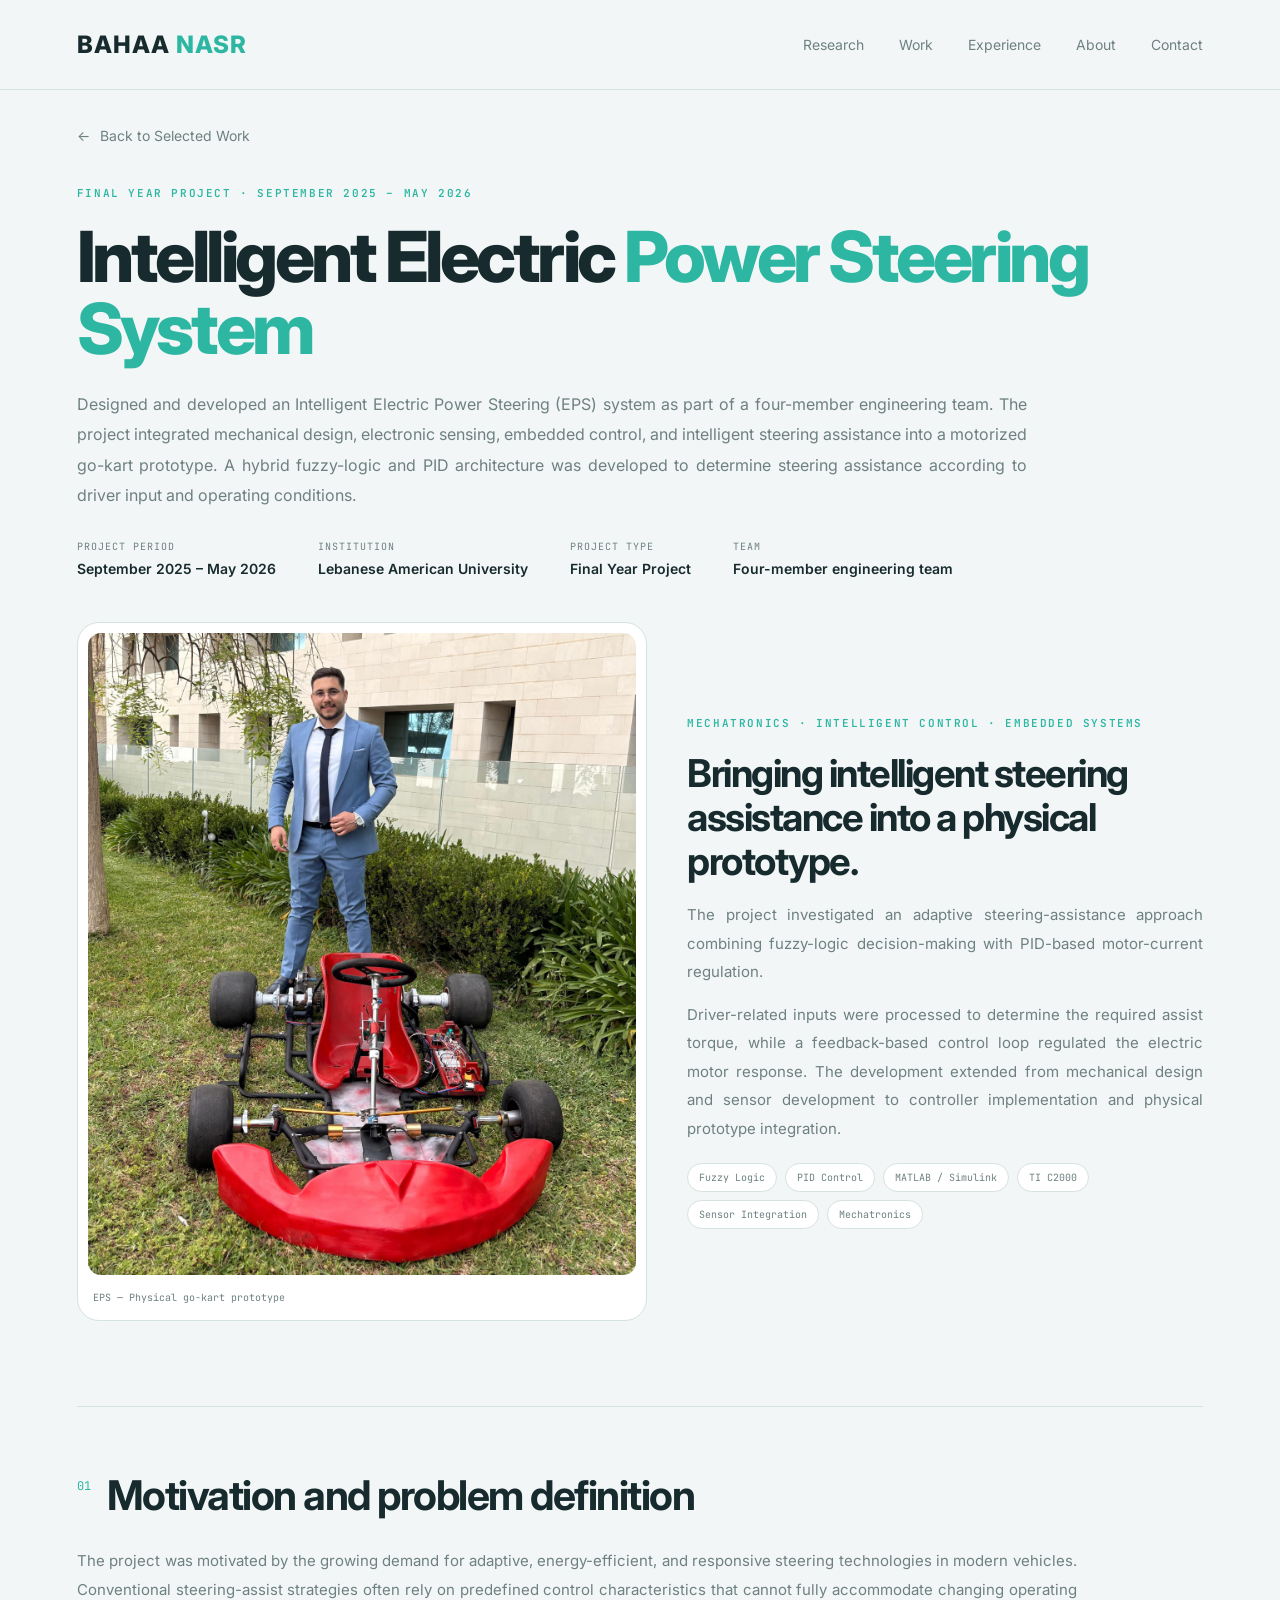
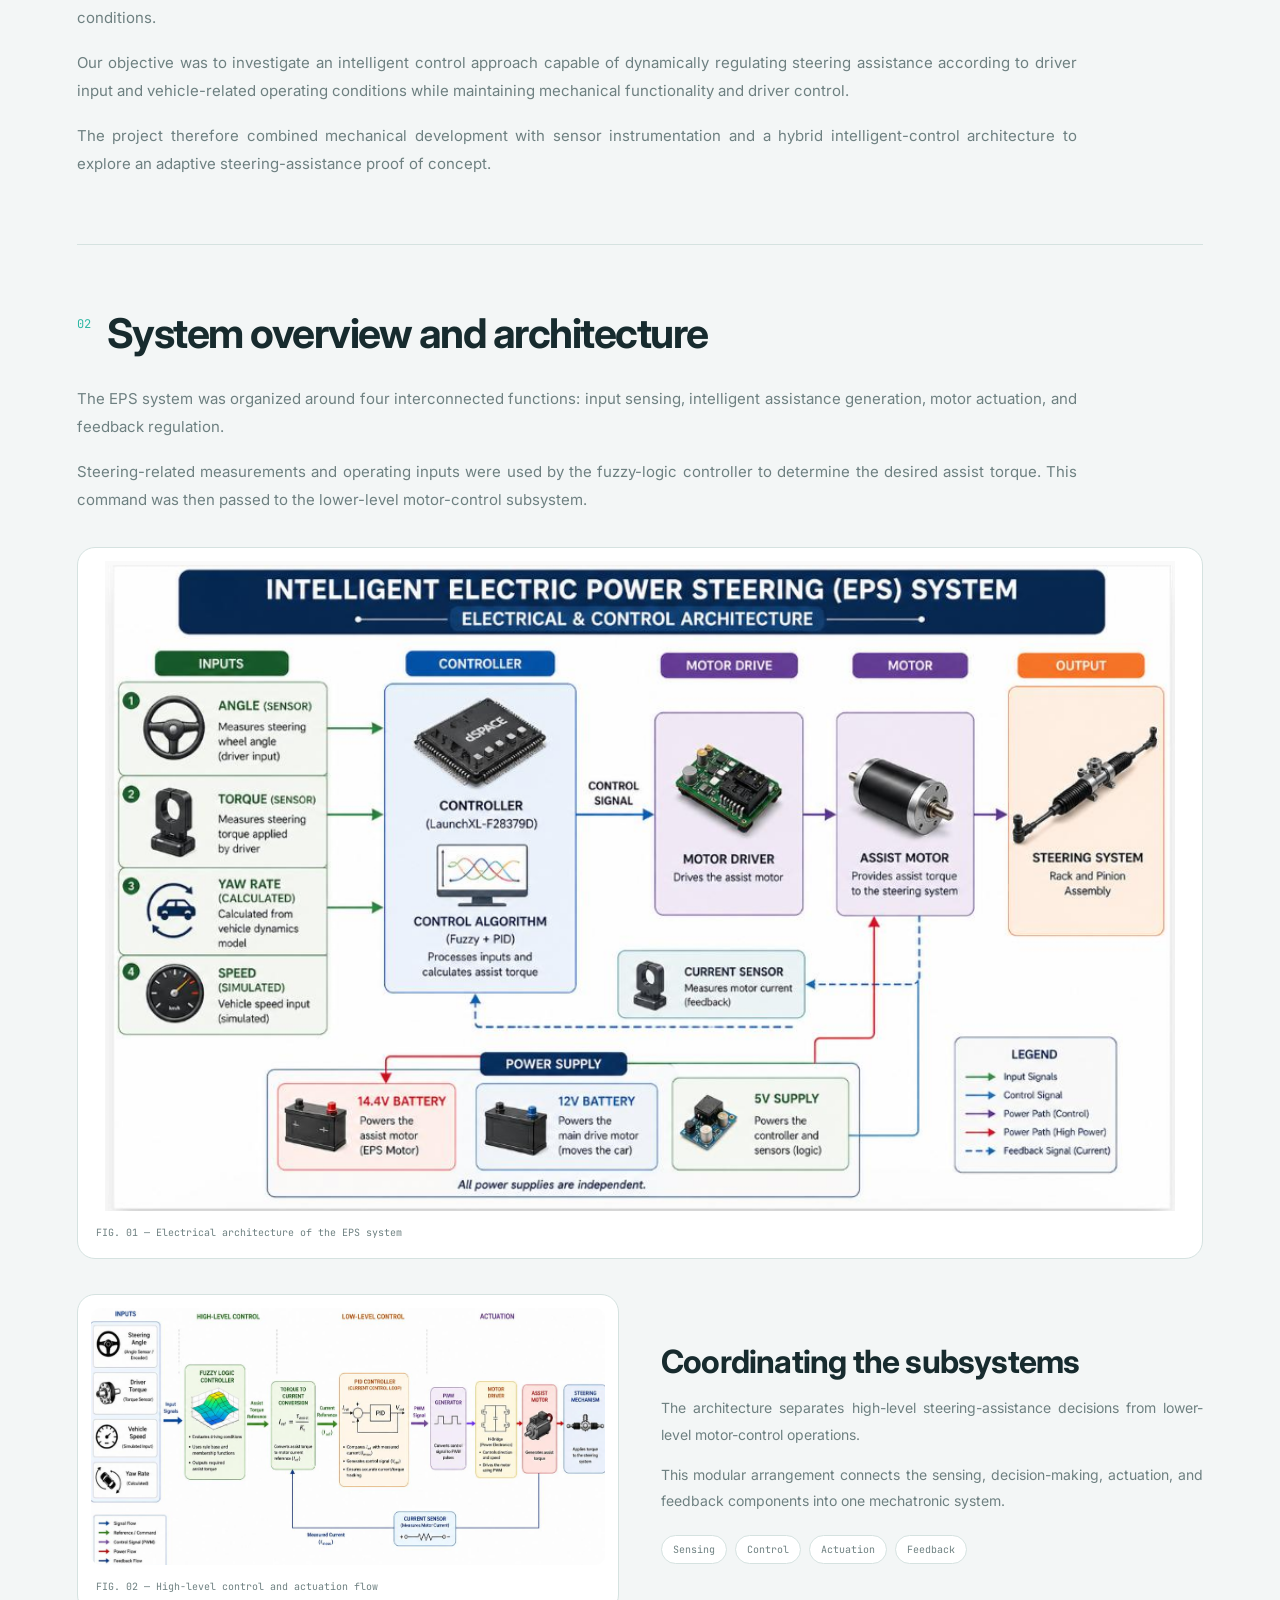
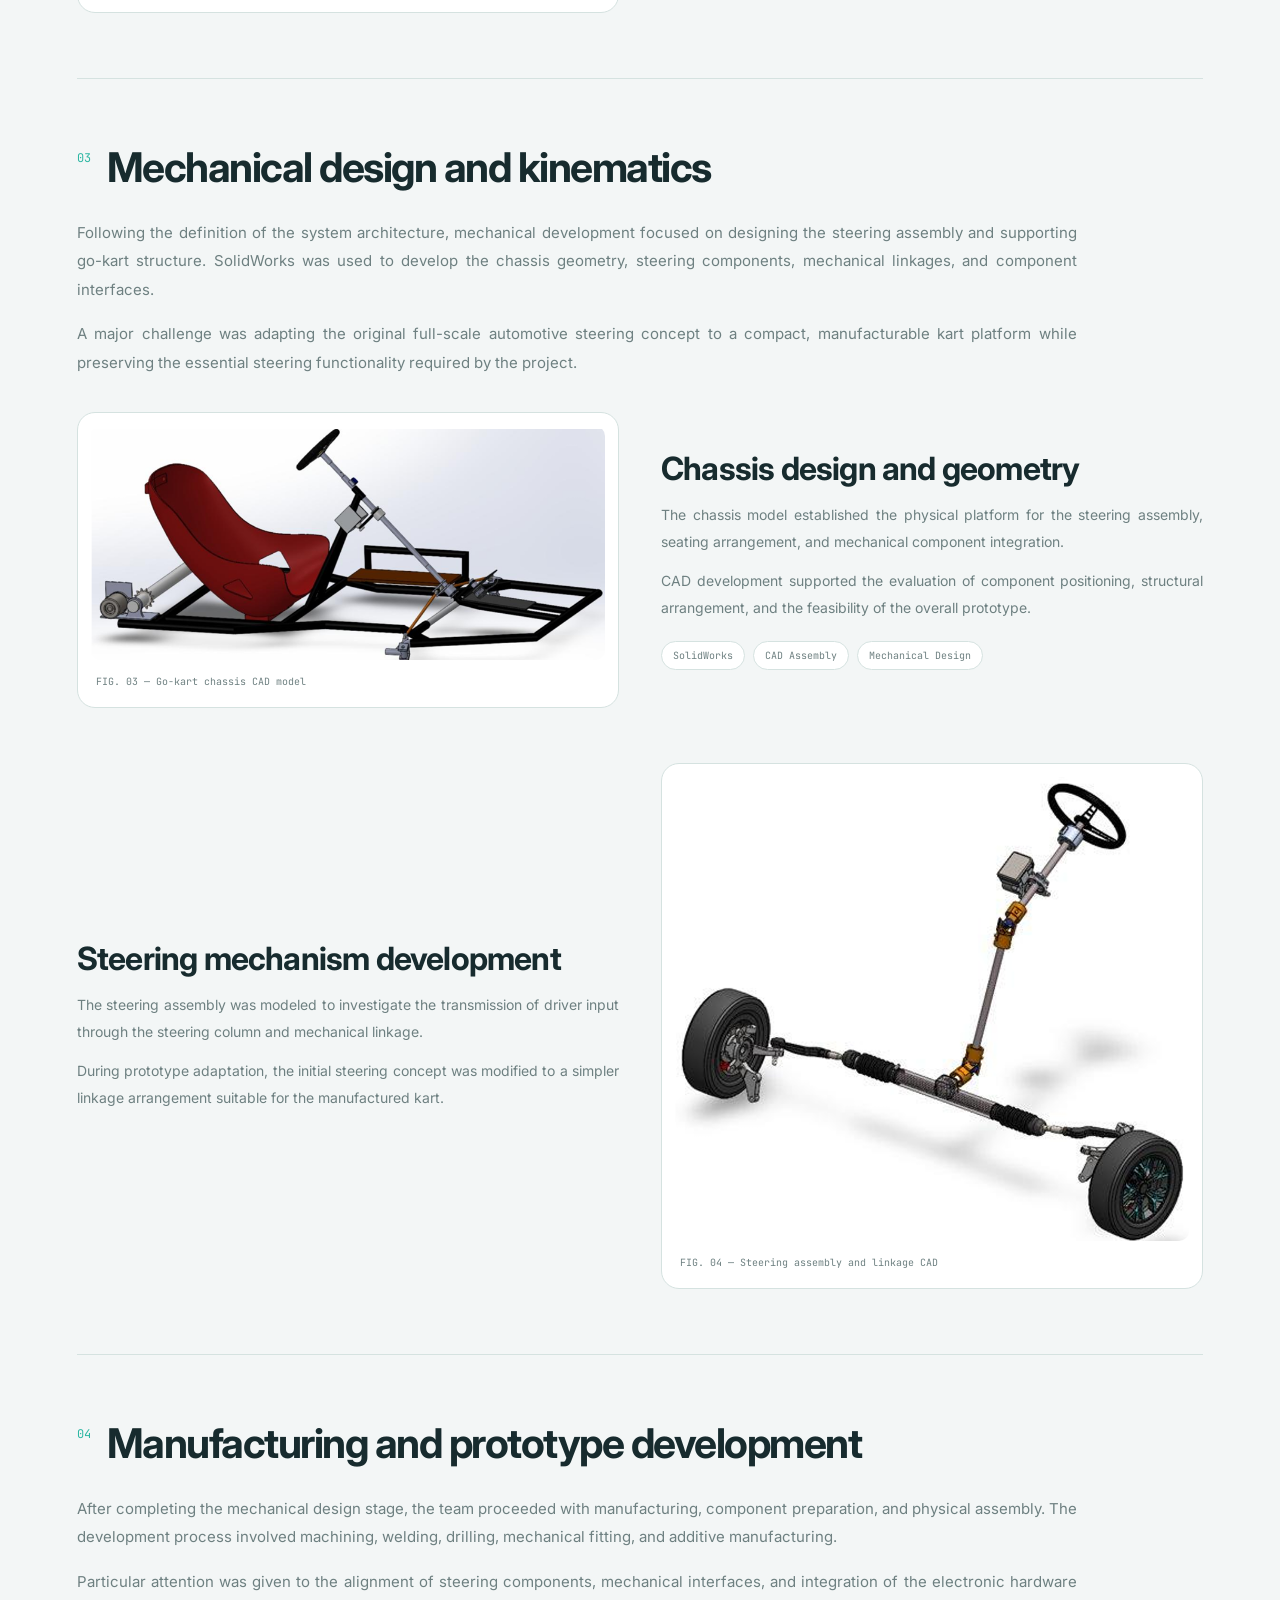
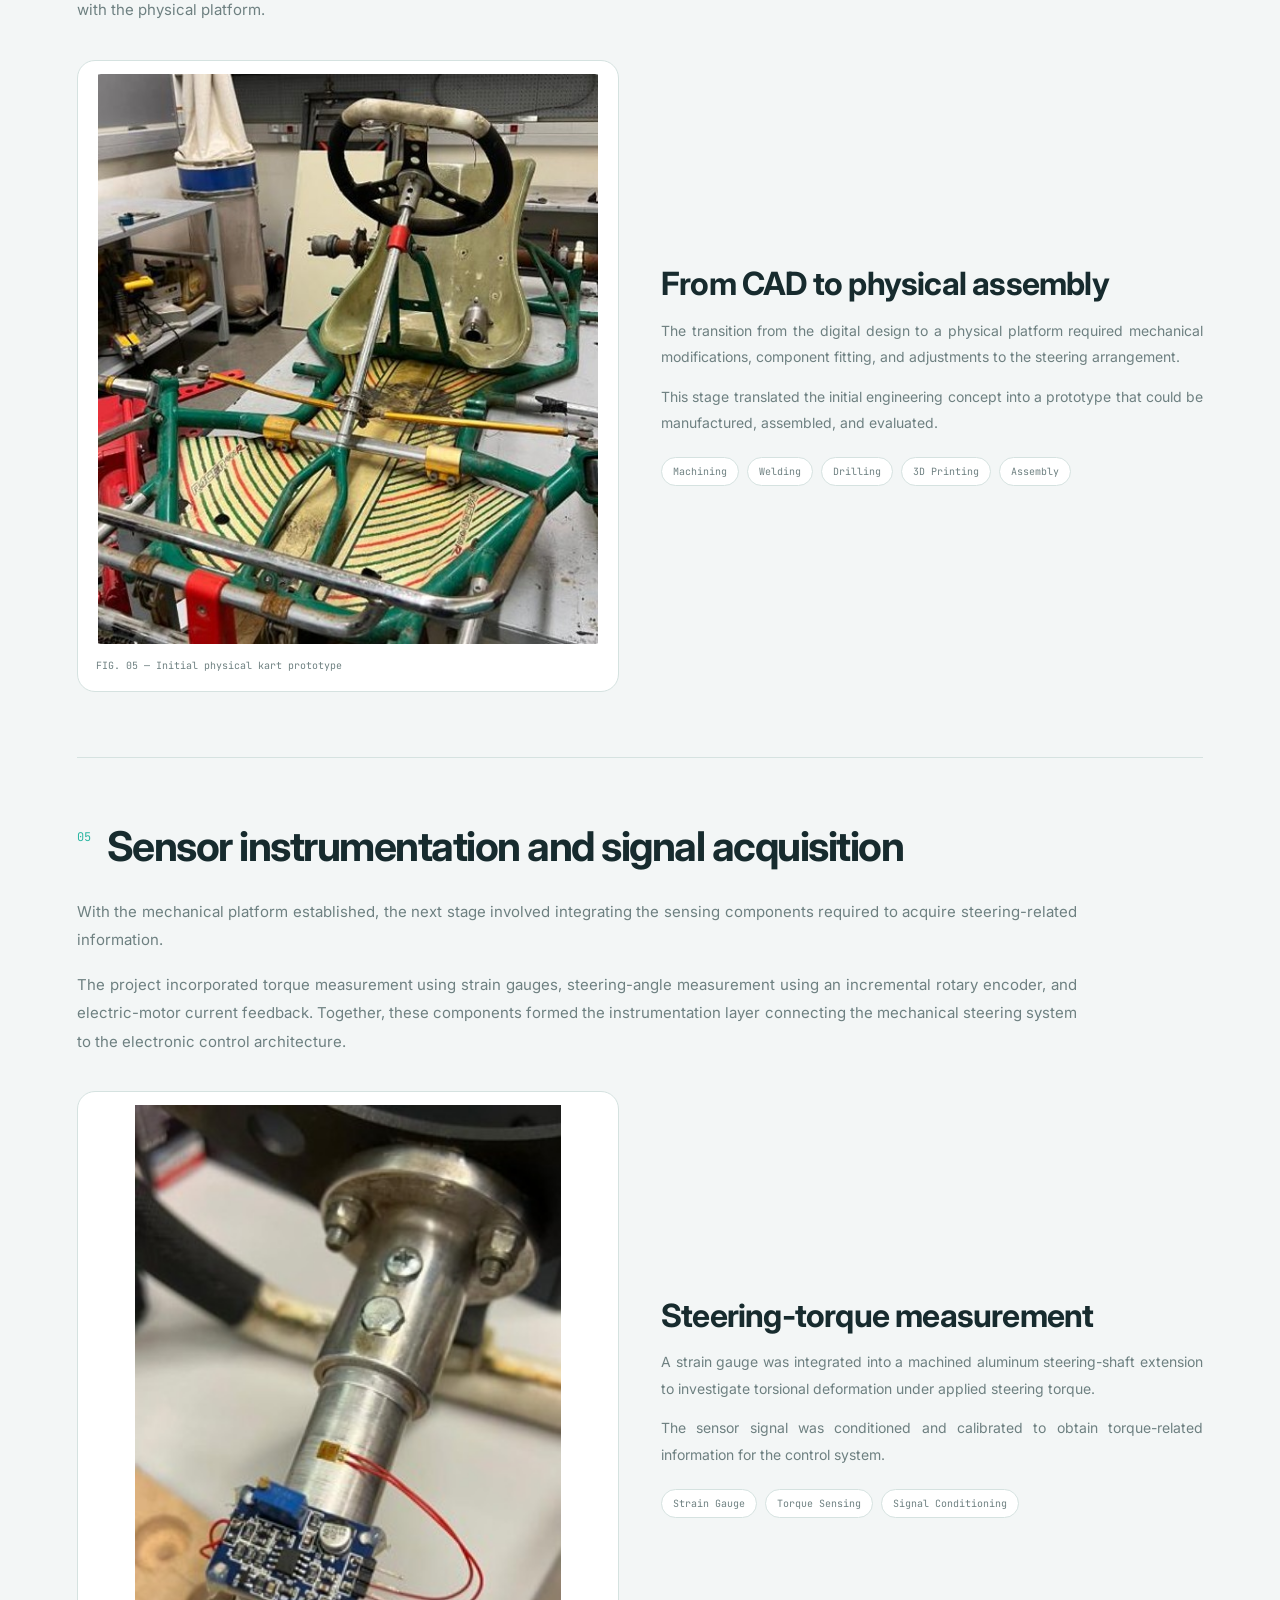
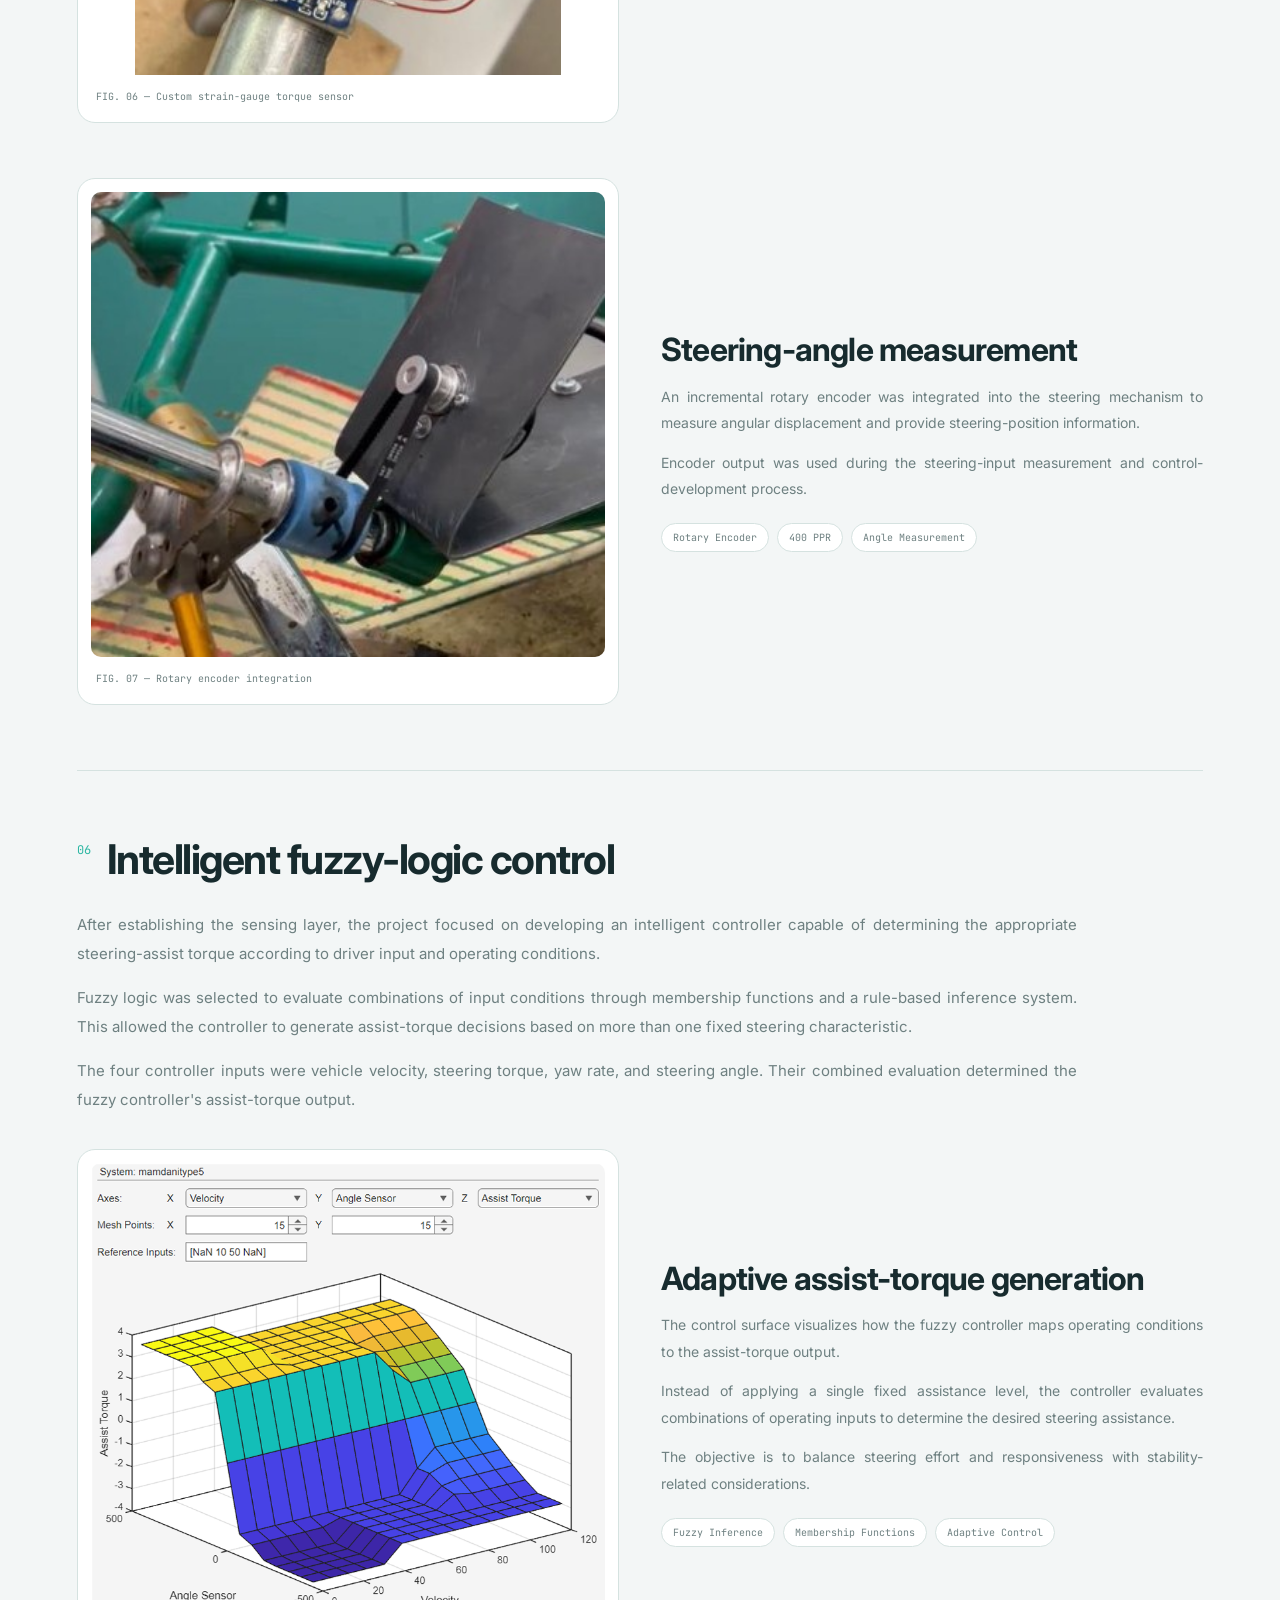
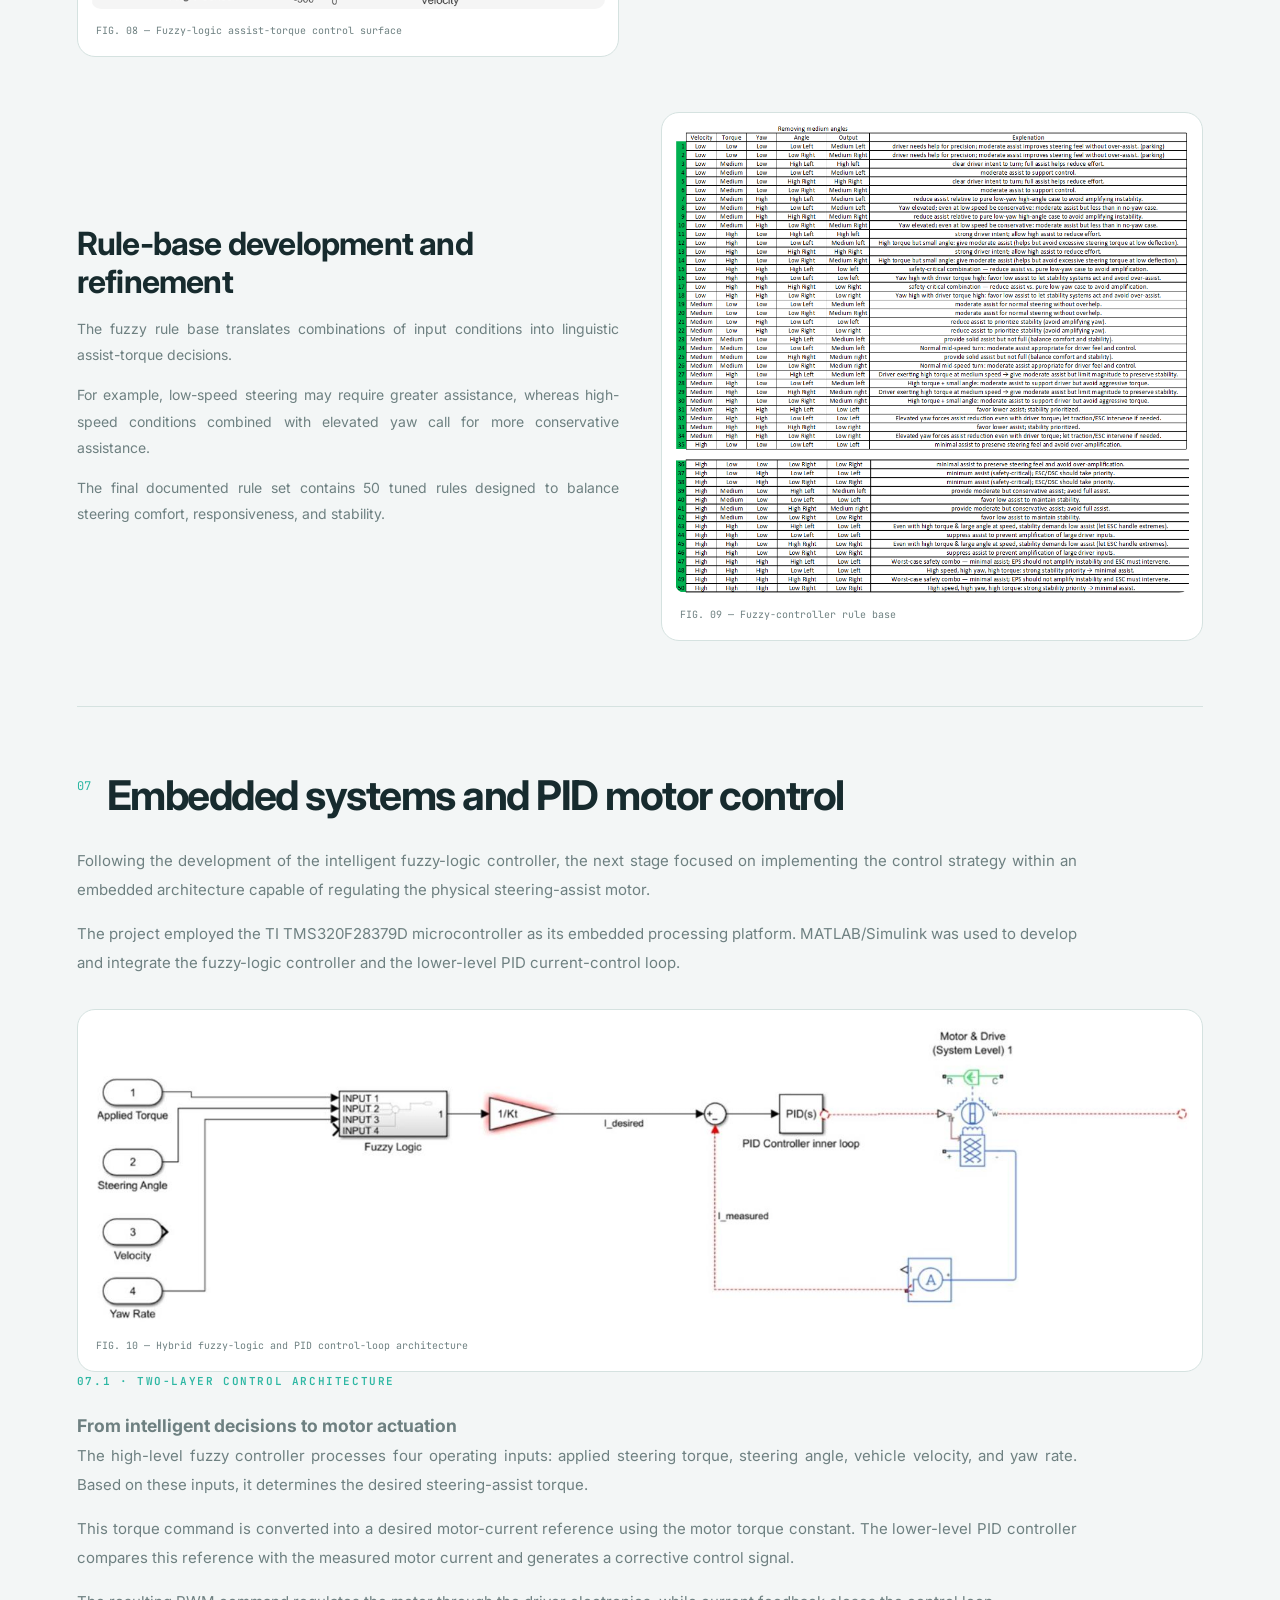
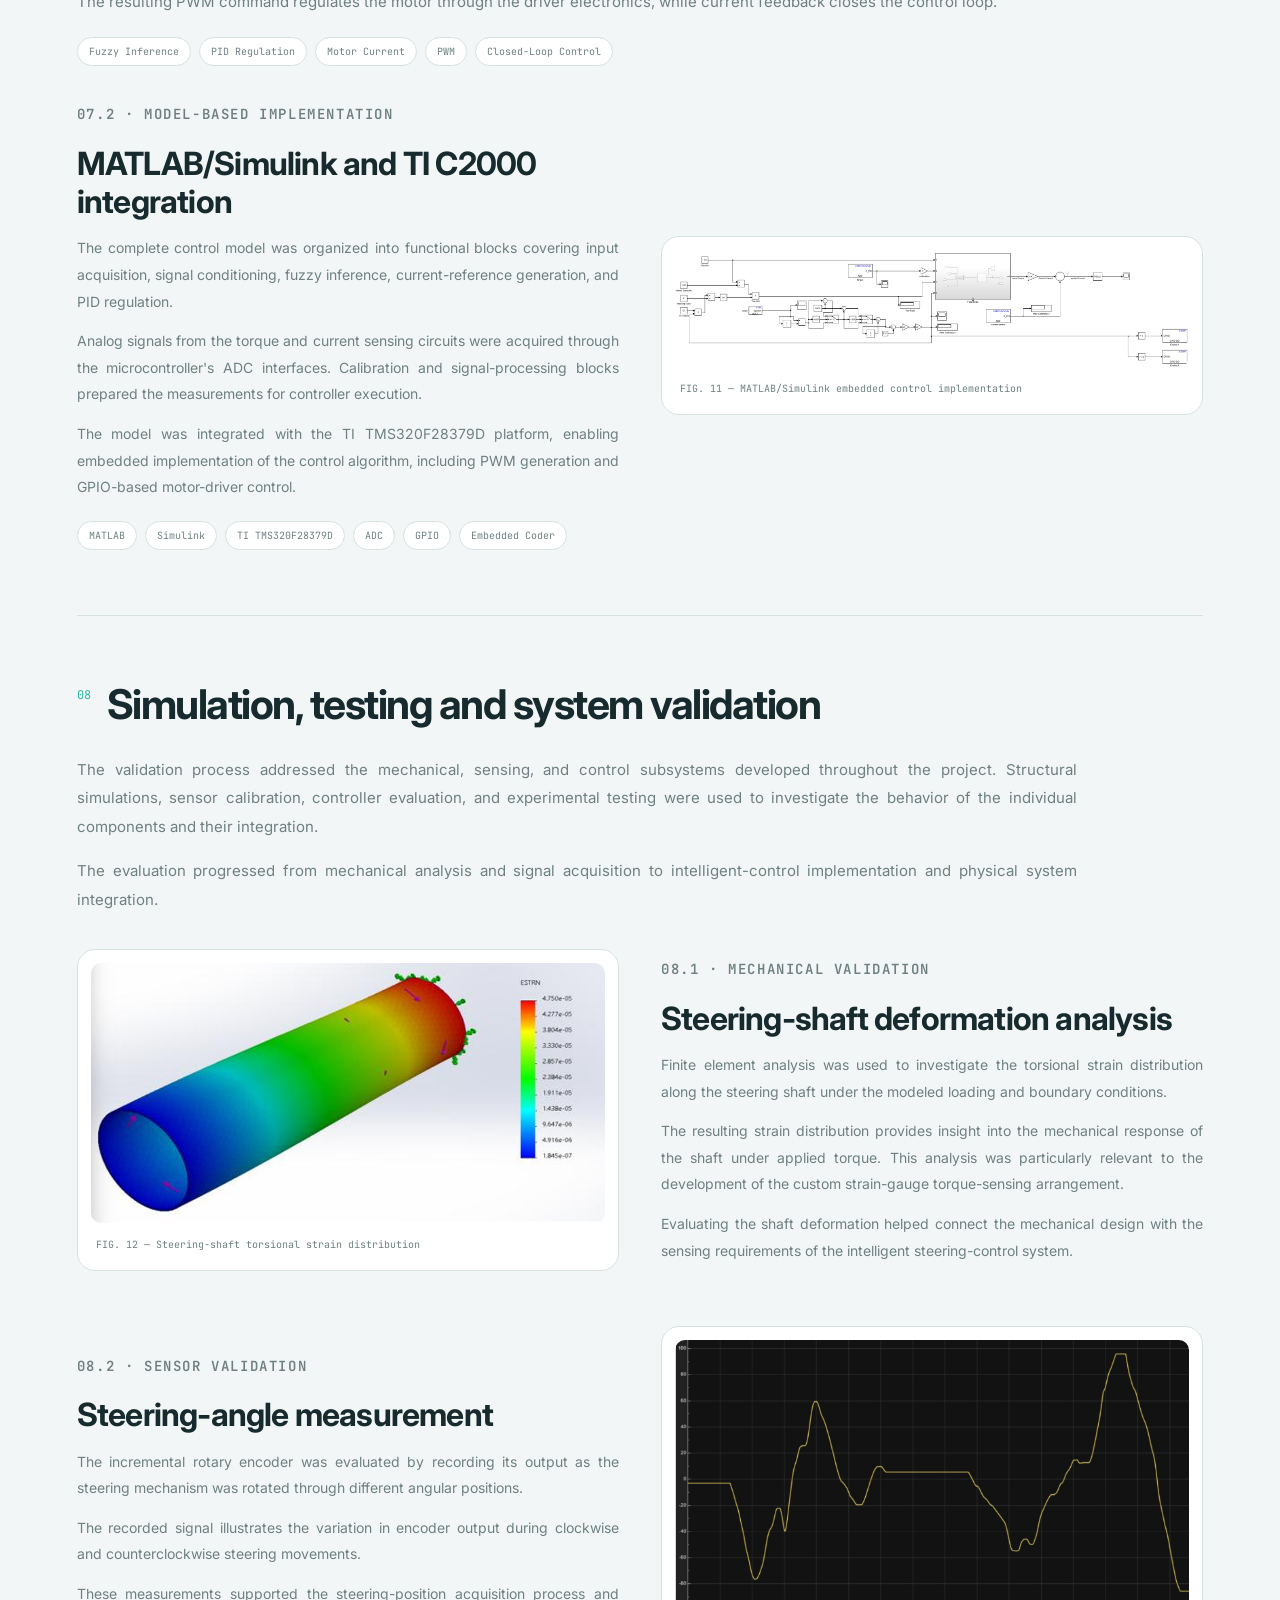
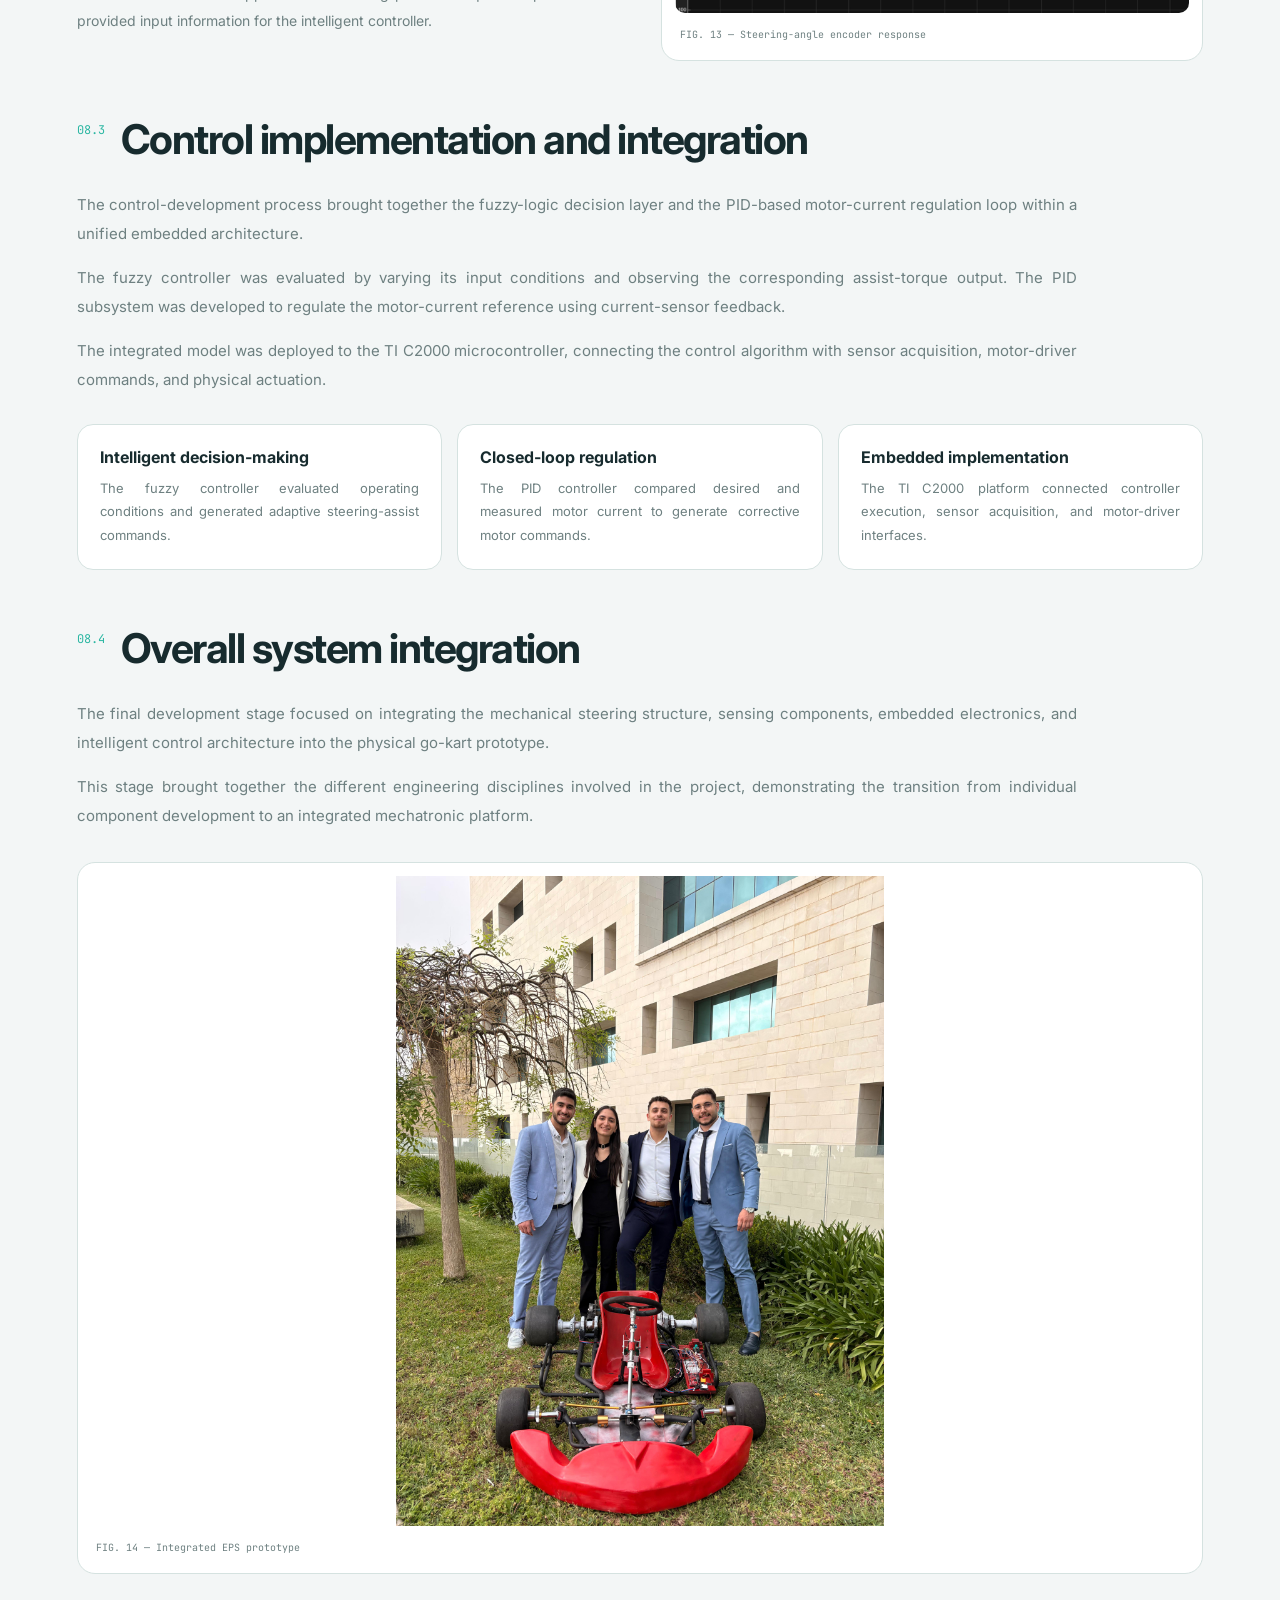
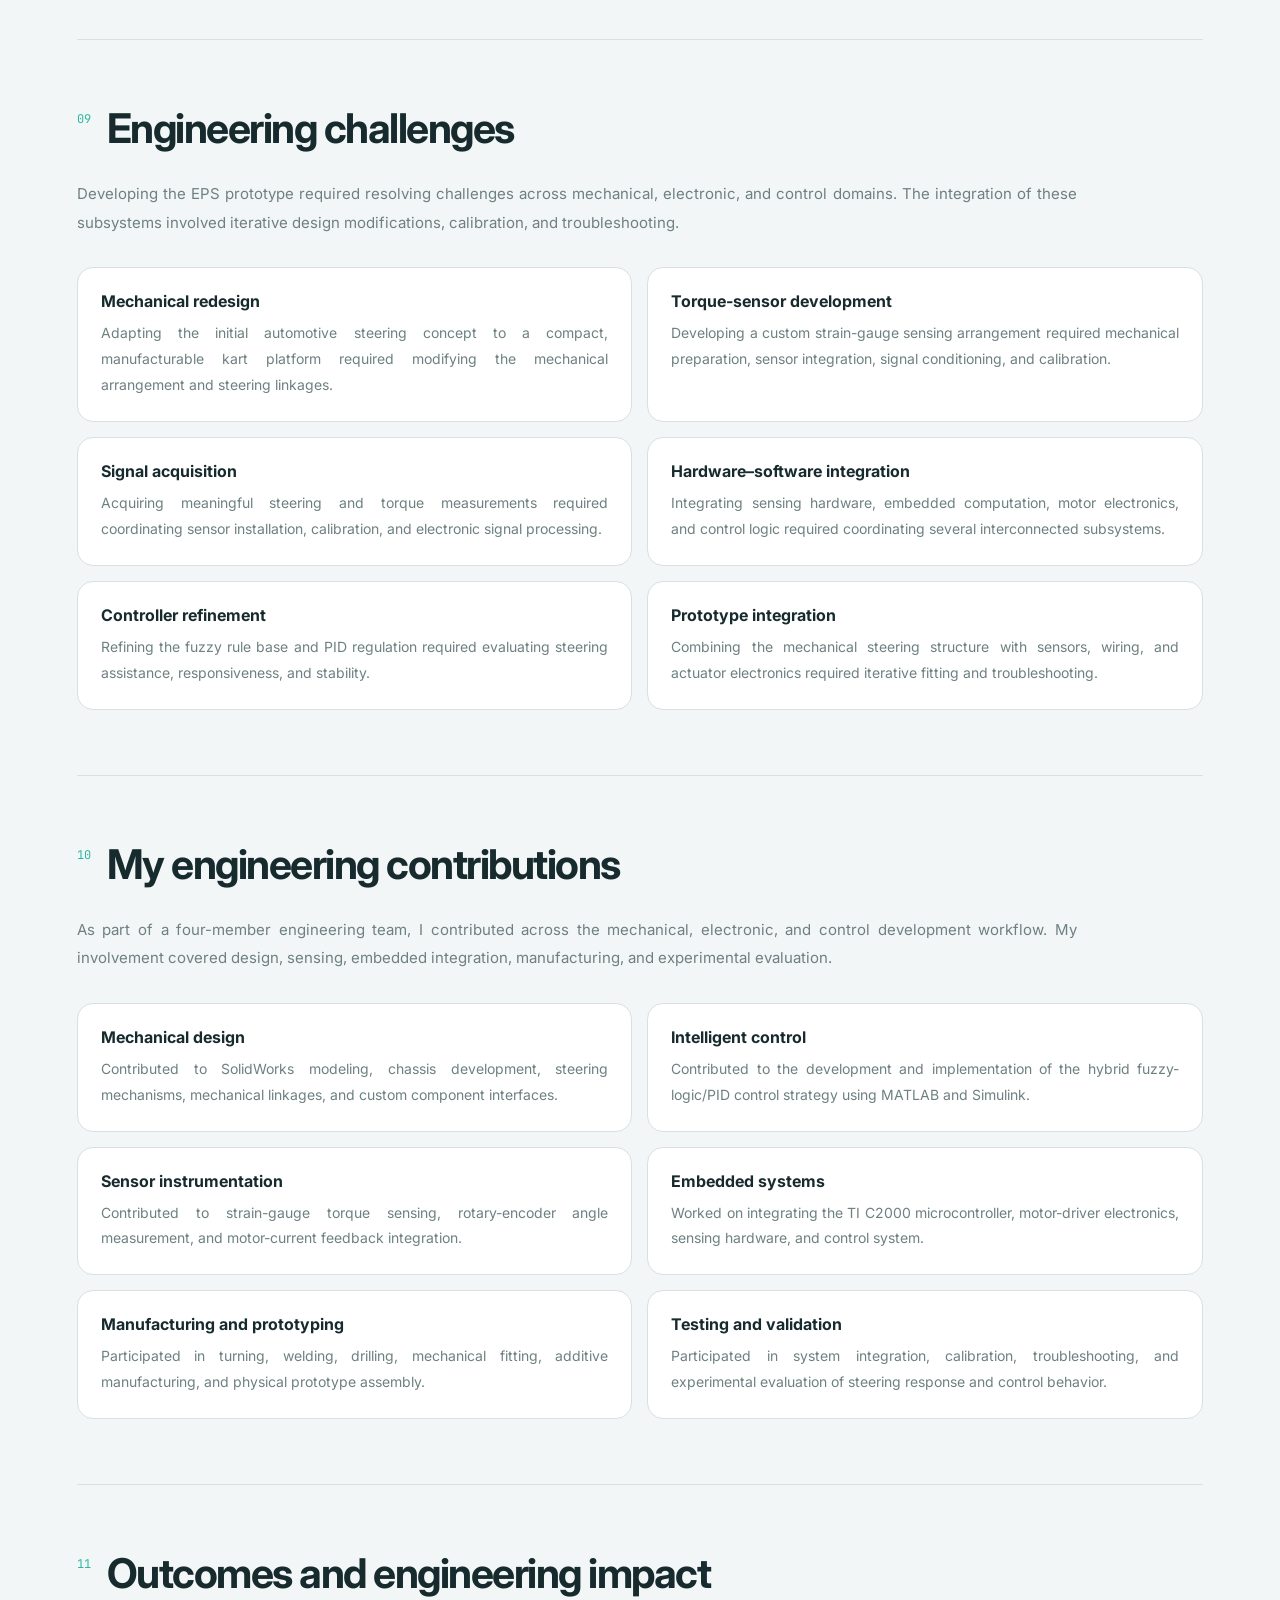
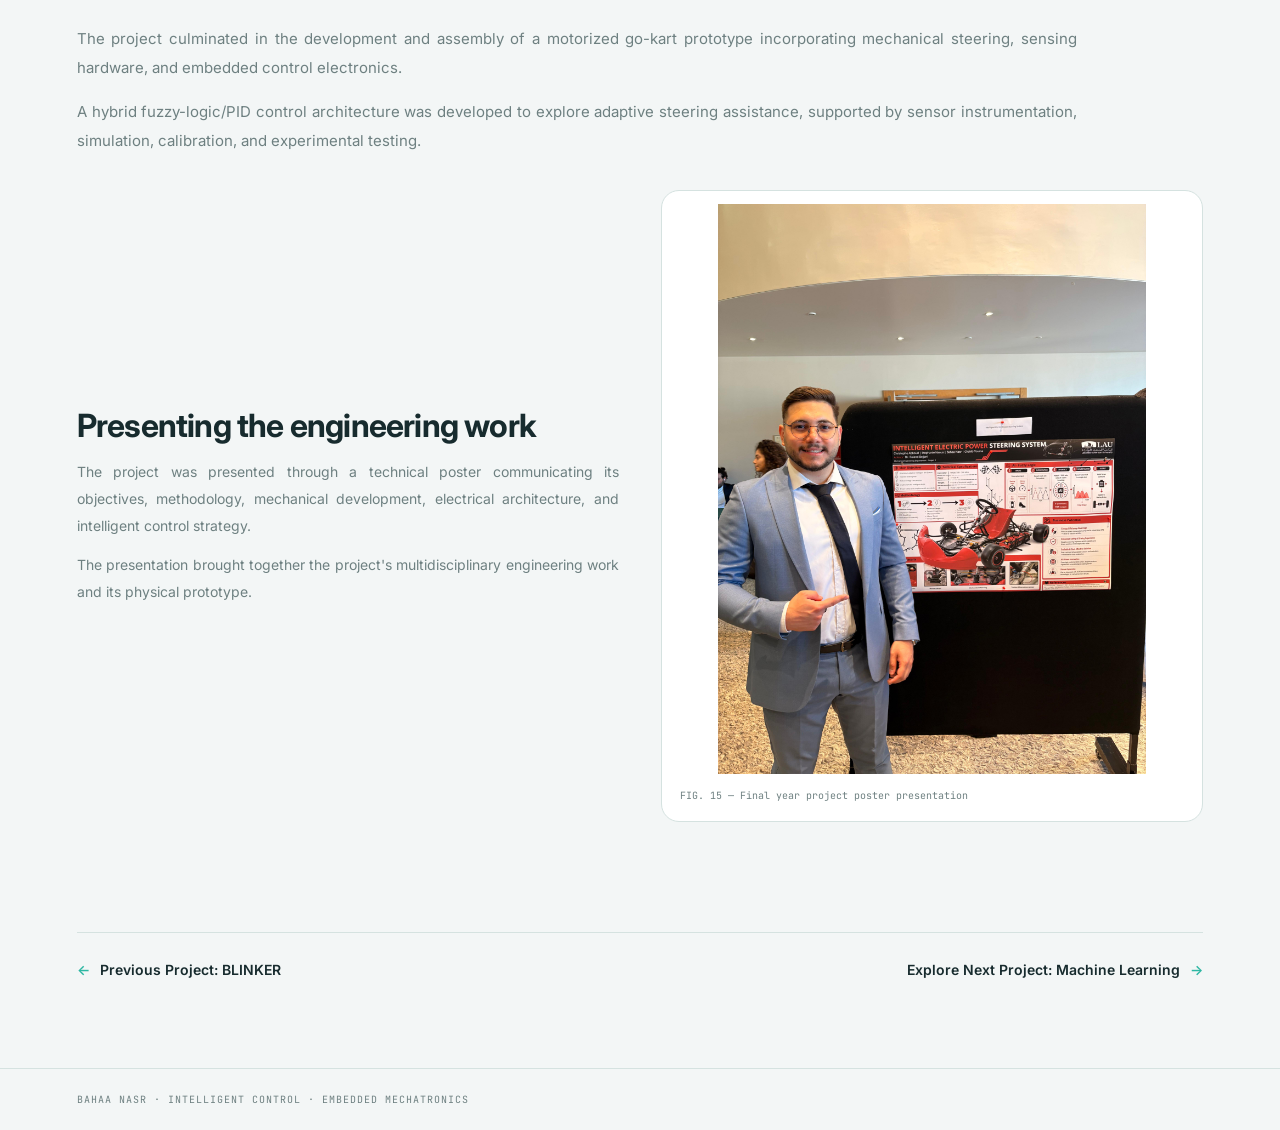
<file: projects/project-02.html>
<!DOCTYPE html>
<html lang="en">
<head>
    <meta charset="UTF-8">
    <meta name="viewport" content="width=device-width, initial-scale=1.0">
    <title>Intelligent Electric Power Steering | Bahaa Nasr</title>
    <meta name="description" content="Intelligent Electric Power Steering project integrating fuzzy logic, PID control, embedded systems, sensor instrumentation and mechatronic prototyping.">
    <link rel="stylesheet" href="../style.css?v=5">

    <style>
        /* PAGE FOUNDATION */
        .eps-page {
            width: 88%;
            max-width: 1500px;
            margin: auto;
            padding: 35px 0 90px;
        }

        .eps-back {
            display: inline-flex;
            align-items: center;
            gap: 10px;
            margin-bottom: 40px;
            color: var(--muted);
            font-size: 14px;
            text-decoration: none;
        }

        .eps-back:hover,
        .eps-bottom a:hover {
            color: var(--accent);
        }

        .eps-kicker {
            margin-bottom: 17px;
            color: var(--accent);
            font: 600 11px/1.8 "JetBrains Mono", monospace;
            letter-spacing: 1.6px;
        }

        .eps-title {
            max-width: 1100px;
            margin-bottom: 23px;
            font-size: clamp(42px, 5.5vw, 76px);
            line-height: 1.03;
            letter-spacing: -3.5px;
            font-weight: 800;
        }

        .eps-title span {
            color: var(--accent);
        }

        .eps-intro {
            max-width: 950px;
            color: var(--muted);
            font-size: 16px;
            line-height: 1.9;
            text-align: justify;
        }

        .eps-meta {
            display: flex;
            flex-wrap: wrap;
            gap: 24px 42px;
            margin: 30px 0 45px;
        }

        .eps-meta-item {
            display: flex;
            flex-direction: column;
            gap: 7px;
        }

        .eps-meta-label {
            color: var(--muted);
            font: 10px "JetBrains Mono", monospace;
            letter-spacing: 1px;
        }

        .eps-meta-value {
            color: var(--text);
            font-size: 14px;
            font-weight: 600;
        }

        /* HERO */
        .eps-hero {
            display: grid;
            grid-template-columns: minmax(0, 1.05fr) minmax(0, 0.95fr);
            align-items: center;
            gap: 40px;
            margin-bottom: 85px;
        }

        .eps-hero-image {
            align-self: center;
            height: fit-content;
            margin: 0;
            padding: 10px;
            background: var(--surface);
            border: 1px solid var(--border);
            border-radius: 22px;
        }

        .eps-hero-image img {
            display: block;
            width: 100%;
            height: auto;
            object-fit: contain;
            border-radius: 13px;
        }

        .eps-hero-image figcaption {
            padding: 14px 5px 4px;
            color: var(--muted);
            font: 10px/1.7 "JetBrains Mono", monospace;
        }

        .eps-hero-copy h2 {
            margin-bottom: 18px;
            font-size: clamp(29px, 3vw, 42px);
            line-height: 1.15;
            letter-spacing: -1.5px;
        }

        .eps-hero-copy > p:not(.eps-kicker) {
            color: var(--muted);
            font-size: 15px;
            line-height: 1.9;
            text-align: justify;
        }

        .eps-hero-copy > p + p {
            margin-top: 14px;
        }

        /* SECTION HEADINGS */
        .eps-section {
            padding: 65px 0;
            border-top: 1px solid var(--border);
            scroll-margin-top: 25px;
        }

        .eps-validation-subsection {
            padding-top: 55px;
        }

        .eps-heading {
            display: flex;
            align-items: flex-start;
            gap: 16px;
            margin-bottom: 28px;
        }

        .eps-number {
            flex-shrink: 0;
            padding-top: 6px;
            color: var(--accent);
            font: 12px "JetBrains Mono", monospace;
        }

        .eps-heading h2 {
            color: var(--text);
            font-size: clamp(29px, 3.2vw, 43px);
            line-height: 1.15;
            letter-spacing: -1.5px;
        }

        .eps-copy {
            max-width: 1000px;
            color: var(--muted);
            font-size: 15px;
            line-height: 1.9;
            text-align: justify;
        }

        .eps-copy p + p {
            margin-top: 16px;
        }

        /* FIGURES */
        .eps-figure {
            min-width: 0;
            margin: 0;
            padding: 13px;
            overflow: hidden;
            background: var(--surface);
            border: 1px solid var(--border);
            border-radius: 18px;
        }

        .eps-figure img {
            display: block;
            width: 100%;
            max-height: 570px;
            object-fit: contain;
            object-position: center;
            border-radius: 10px;
        }

        .eps-figure figcaption {
            padding: 13px 5px 3px;
            color: var(--muted);
            font: 10px/1.8 "JetBrains Mono", monospace;
        }

        .eps-figure-wide {
            margin-top: 32px;
        }

        .eps-figure-wide img {
            max-height: 650px;
        }

        /* IMAGE + TEXT */
        .eps-feature {
            display: grid;
            grid-template-columns: repeat(2, minmax(0, 1fr));
            align-items: center;
            gap: 42px;
            margin-top: 35px;
        }

        .eps-feature + .eps-feature {
            margin-top: 55px;
        }

        .eps-feature.reverse .eps-figure {
            order: 2;
        }

        .eps-feature.reverse .eps-feature-copy {
            order: 1;
        }

        .eps-feature-copy h3 {
            margin-bottom: 14px;
            color: var(--text);
            font-size: clamp(23px, 2.5vw, 33px);
            line-height: 1.2;
            letter-spacing: -0.8px;
        }

        .eps-feature-copy p {
            color: var(--muted);
            font-size: 14px;
            line-height: 1.9;
            text-align: justify;
        }

        .eps-feature-copy p + p {
            margin-top: 13px;
        }

        /* TAGS */
        .eps-tags {
            display: flex;
            flex-wrap: wrap;
            gap: 8px;
            margin-top: 20px;
        }

        .eps-tags span {
            padding: 7px 11px;
            color: var(--muted);
            background: var(--surface);
            border: 1px solid var(--border);
            border-radius: 40px;
            font: 10px "JetBrains Mono", monospace;
        }

        /* TECHNICAL CARDS */
        .eps-cards {
            display: grid;
            grid-template-columns: repeat(3, minmax(0, 1fr));
            gap: 15px;
            margin-top: 30px;
        }

        .eps-card {
            padding: 22px;
            background: var(--surface);
            border: 1px solid var(--border);
            border-radius: 16px;
        }

        .eps-card h3 {
            margin-bottom: 10px;
            font-size: 16px;
        }

        .eps-card p {
            color: var(--muted);
            font-size: 13px;
            line-height: 1.8;
            text-align: justify;
        }

        /* CHALLENGES */
        .eps-challenges,
        .eps-contributions {
            display: grid;
            grid-template-columns: repeat(2, minmax(0, 1fr));
            gap: 15px;
            margin-top: 30px;
        }

        .eps-challenge,
        .eps-contribution {
            padding: 23px;
            background: var(--surface);
            border: 1px solid var(--border);
            border-radius: 16px;
        }

        .eps-challenge h3,
        .eps-contribution h3 {
            margin-bottom: 9px;
            font-size: 16px;
        }

        .eps-challenge p,
        .eps-contribution p {
            color: var(--muted);
            font-size: 14px;
            line-height: 1.85;
            text-align: justify;
        }

        /* OUTCOMES */
        .eps-outcome {
            padding: 28px;
            background: var(--surface);
            border: 1px solid var(--border);
            border-radius: 18px;
        }

        .eps-outcome p {
            color: var(--muted);
            font-size: 15px;
            line-height: 1.9;
            text-align: justify;
        }

        .eps-outcome p + p {
            margin-top: 15px;
        }

        /* BOTTOM NAVIGATION */
        .eps-bottom {
            display: flex;
            flex-wrap: wrap;
            justify-content: space-between;
            gap: 20px;
            margin-top: 45px;
            padding-top: 28px;
            border-top: 1px solid var(--border);
        }

        .eps-bottom a {
            display: inline-flex;
            align-items: center;
            gap: 10px;
            color: var(--text);
            font-size: 14px;
            font-weight: 600;
            text-decoration: none;
        }

        .eps-bottom span {
            color: var(--accent);
        }

        .eps-footer {
            padding: 24px 6%;
            border-top: 1px solid var(--border);
            color: var(--muted);
            font: 10px "JetBrains Mono", monospace;
            letter-spacing: 1px;
        }

        /* RESPONSIVE */
        @media (max-width: 1000px) {
            .eps-page {
                width: 90%;
            }

            .eps-hero {
                gap: 25px;
            }

            .eps-feature {
                gap: 25px;
            }

            .eps-cards {
                grid-template-columns: repeat(2, minmax(0, 1fr));
            }
        }

        @media (max-width: 700px) {
            .eps-page {
                padding-top: 25px;
                padding-bottom: 60px;
            }

            .eps-title {
                font-size: clamp(37px, 10vw, 55px);
                letter-spacing: -2px;
            }

            .eps-intro {
                font-size: 14px;
            }

            .eps-meta {
                gap: 20px;
            }

            .eps-hero {
                grid-template-columns: 1fr;
                gap: 25px;
                margin-bottom: 55px;
            }

            .eps-hero-copy h2 {
                font-size: 30px;
            }

            .eps-section {
                padding: 45px 0;
            }

            .eps-heading {
                gap: 12px;
            }

            .eps-heading h2 {
                font-size: 29px;
            }

            .eps-copy {
                font-size: 14px;
            }

            .eps-feature,
            .eps-challenges,
            .eps-contributions {
                grid-template-columns: 1fr;
                gap: 22px;
            }

            .eps-feature.reverse .eps-figure,
            .eps-feature.reverse .eps-feature-copy {
                order: initial;
            }

            .eps-feature-copy h3 {
                font-size: 25px;
            }

            .eps-cards {
                grid-template-columns: 1fr;
            }

            .eps-figure {
                padding: 8px;
                border-radius: 14px;
            }

            .eps-bottom {
                flex-direction: column;
                align-items: flex-start;
            }
        }

        @media (prefers-reduced-motion: reduce) {
            *,
            *::before,
            *::after {
                transition-duration: 0.01ms !important;
                scroll-behavior: auto !important;
            }
        }
    </style>
</head>

<body>

    <!-- NAVIGATION -->
    <header class="navbar">
        <a href="../index.html" class="logo">
            BAHAA <span>NASR</span>
        </a>

        <nav class="nav-links">
            <a href="../index.html#research">Research</a>
            <a href="../index.html#work">Work</a>
            <a href="../index.html#experience">Experience</a>
            <a href="../index.html#about">About</a>
            <a href="../index.html#contact">Contact</a>
        </nav>
    </header>

    <main class="eps-page">

        <a href="../index.html#work" class="eps-back">
            <span>←</span>
            Back to Selected Work
        </a>

        <!-- PROJECT INTRODUCTION -->
        <section id="introduction">

            <p class="eps-kicker">
                FINAL YEAR PROJECT · SEPTEMBER 2025 – MAY 2026
            </p>

            <h1 class="eps-title">
                Intelligent Electric
                <span>Power Steering System</span>
            </h1>

            <p class="eps-intro">
                Designed and developed an Intelligent Electric Power Steering
                (EPS) system as part of a four-member engineering team.
                The project integrated mechanical design, electronic sensing,
                embedded control, and intelligent steering assistance into
                a motorized go-kart prototype. A hybrid fuzzy-logic and PID
                architecture was developed to determine steering assistance
                according to driver input and operating conditions.
            </p>

            <div class="eps-meta">

                <div class="eps-meta-item">
                    <span class="eps-meta-label">PROJECT PERIOD</span>
                    <span class="eps-meta-value">September 2025 – May 2026</span>
                </div>

                <div class="eps-meta-item">
                    <span class="eps-meta-label">INSTITUTION</span>
                    <span class="eps-meta-value">Lebanese American University</span>
                </div>

                <div class="eps-meta-item">
                    <span class="eps-meta-label">PROJECT TYPE</span>
                    <span class="eps-meta-value">Final Year Project</span>
                </div>

                <div class="eps-meta-item">
                    <span class="eps-meta-label">TEAM</span>
                    <span class="eps-meta-value">Four-member engineering team</span>
                </div>

            </div>
        </section>

        <!-- PROJECT HERO -->
        <section class="eps-hero">

            <figure class="eps-hero-image">
                <img
                    src="../assets/images/eps/eps-prototype-portrait.jpg"
                    alt="Completed Intelligent Electric Power Steering go-kart prototype"
                    loading="eager"
                >

                <figcaption>
                    EPS — Physical go-kart prototype
                </figcaption>
            </figure>

            <div class="eps-hero-copy">

                <p class="eps-kicker">
                    MECHATRONICS · INTELLIGENT CONTROL · EMBEDDED SYSTEMS
                </p>

                <h2>
                    Bringing intelligent steering assistance into a physical prototype.
                </h2>

                <p>
                    The project investigated an adaptive steering-assistance
                    approach combining fuzzy-logic decision-making with
                    PID-based motor-current regulation.
                </p>

                <p>
                    Driver-related inputs were processed to determine
                    the required assist torque, while a feedback-based
                    control loop regulated the electric motor response.
                    The development extended from mechanical design
                    and sensor development to controller implementation
                    and physical prototype integration.
                </p>

                <div class="eps-tags">
                    <span>Fuzzy Logic</span>
                    <span>PID Control</span>
                    <span>MATLAB / Simulink</span>
                    <span>TI C2000</span>
                    <span>Sensor Integration</span>
                    <span>Mechatronics</span>
                </div>

            </div>
        </section>

        <!-- 01 — MOTIVATION -->
        <section class="eps-section" id="motivation">

            <div class="eps-heading">
                <span class="eps-number">01</span>
                <h2>Motivation and problem definition</h2>
            </div>

            <div class="eps-copy">

                <p>
                    The project was motivated by the growing demand
                    for adaptive, energy-efficient, and responsive
                    steering technologies in modern vehicles.
                    Conventional steering-assist strategies often
                    rely on predefined control characteristics
                    that cannot fully accommodate changing
                    operating conditions.
                </p>

                <p>
                    Our objective was to investigate an intelligent
                    control approach capable of dynamically
                    regulating steering assistance according
                    to driver input and vehicle-related operating
                    conditions while maintaining mechanical
                    functionality and driver control.
                </p>

                <p>
                    The project therefore combined mechanical
                    development with sensor instrumentation
                    and a hybrid intelligent-control architecture
                    to explore an adaptive steering-assistance
                    proof of concept.
                </p>

            </div>
        </section>

        <!-- 02 — SYSTEM ARCHITECTURE -->
        <section class="eps-section" id="architecture">

            <div class="eps-heading">
                <span class="eps-number">02</span>
                <h2>System overview and architecture</h2>
            </div>

            <div class="eps-copy">

                <p>
                    The EPS system was organized around four
                    interconnected functions: input sensing,
                    intelligent assistance generation,
                    motor actuation, and feedback regulation.
                </p>

                <p>
                    Steering-related measurements and operating
                    inputs were used by the fuzzy-logic controller
                    to determine the desired assist torque.
                    This command was then passed to the
                    lower-level motor-control subsystem.
                </p>

            </div>

            <figure class="eps-figure eps-figure-wide">

                <img
                    src="../assets/images/eps/eps-electrical-architecture.png"
                    alt="EPS electrical architecture showing controller, sensors, motor driver, assist motor and power supplies"
                    loading="lazy"
                >

                <figcaption>
                    FIG. 01 — Electrical architecture of the EPS system
                </figcaption>

            </figure>

            <div class="eps-feature">

                <figure class="eps-figure">

                    <img
                        src="../assets/images/eps/eps-control-architecture-overview.png"
                        alt="High-level EPS control flow from inputs through intelligent control to steering actuation"
                        loading="lazy"
                    >

                    <figcaption>
                        FIG. 02 — High-level control and actuation flow
                    </figcaption>

                </figure>

                <div class="eps-feature-copy">

                    <h3>Coordinating the subsystems</h3>

                    <p>
                        The architecture separates high-level
                        steering-assistance decisions from
                        lower-level motor-control operations.
                    </p>

                    <p>
                        This modular arrangement connects
                        the sensing, decision-making,
                        actuation, and feedback components
                        into one mechatronic system.
                    </p>

                    <div class="eps-tags">
                        <span>Sensing</span>
                        <span>Control</span>
                        <span>Actuation</span>
                        <span>Feedback</span>
                    </div>

                </div>
            </div>

        </section>

        <!-- 03 — MECHANICAL DESIGN -->
        <section class="eps-section" id="mechanical-design">

            <div class="eps-heading">
                <span class="eps-number">03</span>
                <h2>Mechanical design and kinematics</h2>
            </div>

            <div class="eps-copy">

                <p>
                    Following the definition of the system architecture,
                    mechanical development focused on designing
                    the steering assembly and supporting go-kart
                    structure. SolidWorks was used to develop
                    the chassis geometry, steering components,
                    mechanical linkages, and component interfaces.
                </p>

                <p>
                    A major challenge was adapting the original
                    full-scale automotive steering concept
                    to a compact, manufacturable kart platform
                    while preserving the essential steering
                    functionality required by the project.
                </p>

            </div>

            <div class="eps-feature">

                <figure class="eps-figure">

                    <img
                        src="../assets/images/eps/eps-chassis-cad.png"
                        alt="SolidWorks CAD model of the EPS go-kart chassis"
                        loading="lazy"
                    >

                    <figcaption>
                        FIG. 03 — Go-kart chassis CAD model
                    </figcaption>

                </figure>

                <div class="eps-feature-copy">

                    <h3>Chassis design and geometry</h3>

                    <p>
                        The chassis model established the physical
                        platform for the steering assembly,
                        seating arrangement, and mechanical
                        component integration.
                    </p>

                    <p>
                        CAD development supported the evaluation
                        of component positioning, structural
                        arrangement, and the feasibility
                        of the overall prototype.
                    </p>

                    <div class="eps-tags">
                        <span>SolidWorks</span>
                        <span>CAD Assembly</span>
                        <span>Mechanical Design</span>
                    </div>

                </div>
            </div>

            <div class="eps-feature reverse">

                <figure class="eps-figure">

                    <img
                        src="../assets/images/eps/eps-steering-assembly-cad.png"
                        alt="CAD model of the EPS steering assembly and mechanical linkages"
                        loading="lazy"
                    >

                    <figcaption>
                        FIG. 04 — Steering assembly and linkage CAD
                    </figcaption>

                </figure>

                <div class="eps-feature-copy">

                    <h3>Steering mechanism development</h3>

                    <p>
                        The steering assembly was modeled
                        to investigate the transmission
                        of driver input through the steering
                        column and mechanical linkage.
                    </p>

                    <p>
                        During prototype adaptation,
                        the initial steering concept
                        was modified to a simpler linkage
                        arrangement suitable for the
                        manufactured kart.
                    </p>

                </div>
            </div>

        </section>
                <!-- 04 — MANUFACTURING -->
        <section class="eps-section" id="manufacturing">

            <div class="eps-heading">
                <span class="eps-number">04</span>
                <h2>Manufacturing and prototype development</h2>
            </div>

            <div class="eps-copy">

                <p>
                    After completing the mechanical design stage,
                    the team proceeded with manufacturing,
                    component preparation, and physical assembly.
                    The development process involved machining,
                    welding, drilling, mechanical fitting,
                    and additive manufacturing.
                </p>

                <p>
                    Particular attention was given to the
                    alignment of steering components,
                    mechanical interfaces, and integration
                    of the electronic hardware with the
                    physical platform.
                </p>

            </div>

            <div class="eps-feature">

                <figure class="eps-figure">

                    <img
                        src="../assets/images/eps/eps-early-kart-prototype.jpg"
                        alt="Early physical development stage of the EPS kart prototype"
                        loading="lazy"
                    >

                    <figcaption>
                        FIG. 05 — Initial physical kart prototype
                    </figcaption>

                </figure>

                <div class="eps-feature-copy">

                    <h3>From CAD to physical assembly</h3>

                    <p>
                        The transition from the digital design
                        to a physical platform required
                        mechanical modifications, component
                        fitting, and adjustments to the
                        steering arrangement.
                    </p>

                    <p>
                        This stage translated the initial
                        engineering concept into a prototype
                        that could be manufactured,
                        assembled, and evaluated.
                    </p>

                    <div class="eps-tags">
                        <span>Machining</span>
                        <span>Welding</span>
                        <span>Drilling</span>
                        <span>3D Printing</span>
                        <span>Assembly</span>
                    </div>

                </div>
            </div>

        </section>

        <!-- 05 — SENSOR INSTRUMENTATION -->
        <section class="eps-section" id="sensing">

            <div class="eps-heading">
                <span class="eps-number">05</span>
                <h2>Sensor instrumentation and signal acquisition</h2>
            </div>

            <div class="eps-copy">

                <p>
                    With the mechanical platform established,
                    the next stage involved integrating
                    the sensing components required
                    to acquire steering-related information.
                </p>

                <p>
                    The project incorporated torque measurement
                    using strain gauges, steering-angle
                    measurement using an incremental rotary
                    encoder, and electric-motor current feedback.
                    Together, these components formed
                    the instrumentation layer connecting
                    the mechanical steering system
                    to the electronic control architecture.
                </p>

            </div>

            <div class="eps-feature">

                <figure class="eps-figure">

                    <img
                        src="../assets/images/eps/eps-strain-gauge-closeup.jpg"
                        alt="Strain gauge installed on the steering shaft"
                        loading="lazy"
                    >

                    <figcaption>
                        FIG. 06 — Custom strain-gauge torque sensor
                    </figcaption>

                </figure>

                <div class="eps-feature-copy">

                    <h3>Steering-torque measurement</h3>

                    <p>
                        A strain gauge was integrated into
                        a machined aluminum steering-shaft
                        extension to investigate torsional
                        deformation under applied steering
                        torque.
                    </p>

                    <p>
                        The sensor signal was conditioned
                        and calibrated to obtain torque-related
                        information for the control system.
                    </p>

                    <div class="eps-tags">
                        <span>Strain Gauge</span>
                        <span>Torque Sensing</span>
                        <span>Signal Conditioning</span>
                    </div>

                </div>
            </div>

            <div class="eps-feature">

                <figure class="eps-figure">

                    <img
                        src="../assets/images/eps/eps-rotary-encoder-closeup.jpg"
                        alt="Rotary encoder integrated into the steering mechanism"
                        loading="lazy"
                    >

                    <figcaption>
                        FIG. 07 — Rotary encoder integration
                    </figcaption>

                </figure>

                <div class="eps-feature-copy">

                    <h3>Steering-angle measurement</h3>

                    <p>
                        An incremental rotary encoder was
                        integrated into the steering mechanism
                        to measure angular displacement
                        and provide steering-position information.
                    </p>

                    <p>
                        Encoder output was used during
                        the steering-input measurement
                        and control-development process.
                    </p>

                    <div class="eps-tags">
                        <span>Rotary Encoder</span>
                        <span>400 PPR</span>
                        <span>Angle Measurement</span>
                    </div>

                </div>
            </div>

        </section>

        <!-- 06 — FUZZY LOGIC -->
        <section class="eps-section" id="intelligent-control">

            <div class="eps-heading">
                <span class="eps-number">06</span>
                <h2>Intelligent fuzzy-logic control</h2>
            </div>

            <div class="eps-copy">

                <p>
                    After establishing the sensing layer,
                    the project focused on developing
                    an intelligent controller capable
                    of determining the appropriate
                    steering-assist torque according
                    to driver input and operating conditions.
                </p>

                <p>
                    Fuzzy logic was selected to evaluate
                    combinations of input conditions
                    through membership functions
                    and a rule-based inference system.
                    This allowed the controller to
                    generate assist-torque decisions
                    based on more than one fixed
                    steering characteristic.
                </p>

                <p>
                    The four controller inputs were
                    vehicle velocity, steering torque,
                    yaw rate, and steering angle.
                    Their combined evaluation determined
                    the fuzzy controller's assist-torque output.
                </p>

            </div>

            <div class="eps-feature">

                <figure class="eps-figure">

                    <img
                        src="../assets/images/eps/eps-fuzzy-control-surface.png"
                        alt="Three-dimensional fuzzy-logic control surface showing assist torque against velocity and steering angle"
                        loading="lazy"
                    >

                    <figcaption>
                        FIG. 08 — Fuzzy-logic assist-torque control surface
                    </figcaption>

                </figure>

                <div class="eps-feature-copy">

                    <h3>Adaptive assist-torque generation</h3>

                    <p>
                        The control surface visualizes
                        how the fuzzy controller maps
                        operating conditions to the
                        assist-torque output.
                    </p>

                    <p>
                        Instead of applying a single
                        fixed assistance level, the
                        controller evaluates combinations
                        of operating inputs to determine
                        the desired steering assistance.
                    </p>

                    <p>
                        The objective is to balance
                        steering effort and responsiveness
                        with stability-related considerations.
                    </p>

                    <div class="eps-tags">
                        <span>Fuzzy Inference</span>
                        <span>Membership Functions</span>
                        <span>Adaptive Control</span>
                    </div>

                </div>
            </div>

            <div class="eps-feature reverse">

                <figure class="eps-figure">

                    <img
                        src="../assets/images/eps/eps-fuzzy-rule-base.png"
                        alt="Fuzzy-logic rule base mapping velocity, torque, yaw rate and steering angle to assist torque"
                        loading="lazy"
                    >

                    <figcaption>
                        FIG. 09 — Fuzzy-controller rule base
                    </figcaption>

                </figure>

                <div class="eps-feature-copy">

                    <h3>Rule-base development and refinement</h3>

                    <p>
                        The fuzzy rule base translates
                        combinations of input conditions
                        into linguistic assist-torque decisions.
                    </p>

                    <p>
                        For example, low-speed steering
                        may require greater assistance,
                        whereas high-speed conditions
                        combined with elevated yaw
                        call for more conservative assistance.
                    </p>

                    <p>
                        The final documented rule set
                        contains 50 tuned rules designed
                        to balance steering comfort,
                        responsiveness, and stability.
                    </p>

                </div>
            </div>

        </section>

        <!-- 07 — EMBEDDED SYSTEMS AND PID CONTROL -->
        <section class="eps-section" id="embedded-control">

            <div class="eps-heading">
                <span class="eps-number">07</span>
                <h2>Embedded systems and PID motor control</h2>
            </div>

            <div class="eps-copy">

                <p>
                    Following the development of the intelligent fuzzy-logic
                    controller, the next stage focused on implementing
                    the control strategy within an embedded architecture
                    capable of regulating the physical steering-assist motor.
                </p>

                <p>
                    The project employed the TI TMS320F28379D microcontroller
                    as its embedded processing platform. MATLAB/Simulink
                    was used to develop and integrate the fuzzy-logic
                    controller and the lower-level PID current-control loop.
                </p>

            </div>

            <!-- CONTROL LOOP -->
            <figure class="eps-figure eps-figure-wide">

                <img
                    src="../assets/images/eps/eps-fuzzy-pid-control-loop.png"
                    alt="Hybrid fuzzy-logic and PID motor-current control loop"
                    loading="lazy"
                >

                <figcaption>
                    FIG. 10 — Hybrid fuzzy-logic and PID control-loop architecture
                </figcaption>

            </figure>

            <div class="eps-copy">

                <p class="eps-kicker">
                    07.1 · TWO-LAYER CONTROL ARCHITECTURE
                </p>

                <h3>From intelligent decisions to motor actuation</h3>

                <p>
                    The high-level fuzzy controller processes four
                    operating inputs: applied steering torque,
                    steering angle, vehicle velocity, and yaw rate.
                    Based on these inputs, it determines the desired
                    steering-assist torque.
                </p>

                <p>
                    This torque command is converted into a desired
                    motor-current reference using the motor torque
                    constant. The lower-level PID controller compares
                    this reference with the measured motor current
                    and generates a corrective control signal.
                </p>

                <p>
                    The resulting PWM command regulates the motor
                    through the driver electronics, while current
                    feedback closes the control loop.
                </p>

                <div class="eps-tags">
                    <span>Fuzzy Inference</span>
                    <span>PID Regulation</span>
                    <span>Motor Current</span>
                    <span>PWM</span>
                    <span>Closed-Loop Control</span>
                </div>

            </div>

            <!-- SIMULINK IMPLEMENTATION -->
            <div class="eps-feature reverse">

                <figure class="eps-figure">

                    <img
                        src="../assets/images/eps/eps-simulink-embedded-implementation.png"
                        alt="MATLAB Simulink embedded implementation of the EPS controller"
                        loading="lazy"
                    >

                    <figcaption>
                        FIG. 11 — MATLAB/Simulink embedded control implementation
                    </figcaption>

                </figure>

                <div class="eps-feature-copy">

                    <p class="eps-kicker">
                        07.2 · MODEL-BASED IMPLEMENTATION
                    </p>

                    <h3>MATLAB/Simulink and TI C2000 integration</h3>

                    <p>
                        The complete control model was organized into
                        functional blocks covering input acquisition,
                        signal conditioning, fuzzy inference,
                        current-reference generation, and PID regulation.
                    </p>

                    <p>
                        Analog signals from the torque and current
                        sensing circuits were acquired through the
                        microcontroller's ADC interfaces. Calibration
                        and signal-processing blocks prepared the
                        measurements for controller execution.
                    </p>

                    <p>
                        The model was integrated with the TI
                        TMS320F28379D platform, enabling embedded
                        implementation of the control algorithm,
                        including PWM generation and GPIO-based
                        motor-driver control.
                    </p>

                    <div class="eps-tags">
                        <span>MATLAB</span>
                        <span>Simulink</span>
                        <span>TI TMS320F28379D</span>
                        <span>ADC</span>
                        <span>GPIO</span>
                        <span>Embedded Coder</span>
                    </div>

                </div>
            </div>

        </section>
                <!-- 08 — SIMULATION, TESTING AND VALIDATION -->
        <section class="eps-section" id="validation">

            <div class="eps-heading">
                <span class="eps-number">08</span>
                <h2>Simulation, testing and system validation</h2>
            </div>

            <div class="eps-copy">

                <p>
                    The validation process addressed the mechanical,
                    sensing, and control subsystems developed throughout
                    the project. Structural simulations, sensor
                    calibration, controller evaluation, and experimental
                    testing were used to investigate the behavior
                    of the individual components and their integration.
                </p>

                <p>
                    The evaluation progressed from mechanical analysis
                    and signal acquisition to intelligent-control
                    implementation and physical system integration.
                </p>

            </div>

            <!-- 08.1 — MECHANICAL VALIDATION -->
            <div class="eps-feature">

                <figure class="eps-figure">

                    <img
                        src="../assets/images/eps/eps-torsional-strain-analysis.png"
                        alt="Finite element torsional strain distribution along the steering shaft"
                        loading="lazy"
                    >

                    <figcaption>
                        FIG. 12 — Steering-shaft torsional strain distribution
                    </figcaption>

                </figure>

                <div class="eps-feature-copy">

                    <p class="eps-kicker">
                        08.1 · MECHANICAL VALIDATION
                    </p>

                    <h3>Steering-shaft deformation analysis</h3>

                    <p>
                        Finite element analysis was used to investigate
                        the torsional strain distribution along the
                        steering shaft under the modeled loading
                        and boundary conditions.
                    </p>

                    <p>
                        The resulting strain distribution provides
                        insight into the mechanical response of the
                        shaft under applied torque. This analysis
                        was particularly relevant to the development
                        of the custom strain-gauge torque-sensing
                        arrangement.
                    </p>

                    <p>
                        Evaluating the shaft deformation helped
                        connect the mechanical design with the
                        sensing requirements of the intelligent
                        steering-control system.
                    </p>

                </div>
            </div>

            <!-- 08.2 — SENSOR VALIDATION -->
            <div class="eps-feature reverse">

                <figure class="eps-figure">

                    <img
                        src="../assets/images/eps/eps-steering-angle-encoder-response.png"
                        alt="Measured steering-angle encoder response"
                        loading="lazy"
                    >

                    <figcaption>
                        FIG. 13 — Steering-angle encoder response
                    </figcaption>

                </figure>

                <div class="eps-feature-copy">

                    <p class="eps-kicker">
                        08.2 · SENSOR VALIDATION
                    </p>

                    <h3>Steering-angle measurement</h3>

                    <p>
                        The incremental rotary encoder was evaluated
                        by recording its output as the steering
                        mechanism was rotated through different
                        angular positions.
                    </p>

                    <p>
                        The recorded signal illustrates the
                        variation in encoder output during
                        clockwise and counterclockwise
                        steering movements.
                    </p>

                    <p>
                        These measurements supported the
                        steering-position acquisition process
                        and provided input information
                        for the intelligent controller.
                    </p>

                </div>
            </div>

            <!-- 08.3 — CONTROL IMPLEMENTATION -->
            <div class="eps-validation-subsection">

                <div class="eps-heading">
                    <span class="eps-number">08.3</span>
                    <h2>Control implementation and integration</h2>
                </div>

                <div class="eps-copy">

                    <p>
                        The control-development process brought
                        together the fuzzy-logic decision layer
                        and the PID-based motor-current regulation
                        loop within a unified embedded architecture.
                    </p>

                    <p>
                        The fuzzy controller was evaluated by
                        varying its input conditions and observing
                        the corresponding assist-torque output.
                        The PID subsystem was developed to regulate
                        the motor-current reference using
                        current-sensor feedback.
                    </p>

                    <p>
                        The integrated model was deployed
                        to the TI C2000 microcontroller,
                        connecting the control algorithm
                        with sensor acquisition, motor-driver
                        commands, and physical actuation.
                    </p>

                </div>

                <div class="eps-cards">

                    <article class="eps-card">

                        <h3>Intelligent decision-making</h3>

                        <p>
                            The fuzzy controller evaluated
                            operating conditions and generated
                            adaptive steering-assist commands.
                        </p>

                    </article>

                    <article class="eps-card">

                        <h3>Closed-loop regulation</h3>

                        <p>
                            The PID controller compared desired
                            and measured motor current to
                            generate corrective motor commands.
                        </p>

                    </article>

                    <article class="eps-card">

                        <h3>Embedded implementation</h3>

                        <p>
                            The TI C2000 platform connected
                            controller execution, sensor
                            acquisition, and motor-driver
                            interfaces.
                        </p>

                    </article>

                </div>

            </div>

            <!-- 08.4 — OVERALL SYSTEM INTEGRATION -->
            <div class="eps-validation-subsection">

                <div class="eps-heading">
                    <span class="eps-number">08.4</span>
                    <h2>Overall system integration</h2>
                </div>

                <div class="eps-copy">

                    <p>
                        The final development stage focused on
                        integrating the mechanical steering
                        structure, sensing components, embedded
                        electronics, and intelligent control
                        architecture into the physical
                        go-kart prototype.
                    </p>

                    <p>
                        This stage brought together the
                        different engineering disciplines
                        involved in the project, demonstrating
                        the transition from individual
                        component development to an
                        integrated mechatronic platform.
                    </p>

                </div>

                <figure class="eps-figure eps-figure-wide">

                    <img
                        src="../assets/images/eps/eps-team-prototype.jpg"
                        alt="Engineering team with the completed EPS go-kart prototype"
                        loading="lazy"
                    >

                    <figcaption>
                        FIG. 14 — Integrated EPS prototype
                    </figcaption>

                </figure>

            </div>

        </section>

        <!-- 09 — ENGINEERING CHALLENGES -->
        <section class="eps-section" id="challenges">

            <div class="eps-heading">
                <span class="eps-number">09</span>
                <h2>Engineering challenges</h2>
            </div>

            <div class="eps-copy">

                <p>
                    Developing the EPS prototype required
                    resolving challenges across mechanical,
                    electronic, and control domains.
                    The integration of these subsystems
                    involved iterative design modifications,
                    calibration, and troubleshooting.
                </p>

            </div>

            <div class="eps-challenges">

                <article class="eps-challenge">

                    <h3>Mechanical redesign</h3>

                    <p>
                        Adapting the initial automotive
                        steering concept to a compact,
                        manufacturable kart platform
                        required modifying the mechanical
                        arrangement and steering linkages.
                    </p>

                </article>

                <article class="eps-challenge">

                    <h3>Torque-sensor development</h3>

                    <p>
                        Developing a custom strain-gauge
                        sensing arrangement required
                        mechanical preparation, sensor
                        integration, signal conditioning,
                        and calibration.
                    </p>

                </article>

                <article class="eps-challenge">

                    <h3>Signal acquisition</h3>

                    <p>
                        Acquiring meaningful steering
                        and torque measurements required
                        coordinating sensor installation,
                        calibration, and electronic
                        signal processing.
                    </p>

                </article>

                <article class="eps-challenge">

                    <h3>Hardware–software integration</h3>

                    <p>
                        Integrating sensing hardware,
                        embedded computation, motor
                        electronics, and control logic
                        required coordinating several
                        interconnected subsystems.
                    </p>

                </article>

                <article class="eps-challenge">

                    <h3>Controller refinement</h3>

                    <p>
                        Refining the fuzzy rule base
                        and PID regulation required
                        evaluating steering assistance,
                        responsiveness, and stability.
                    </p>

                </article>

                <article class="eps-challenge">

                    <h3>Prototype integration</h3>

                    <p>
                        Combining the mechanical
                        steering structure with
                        sensors, wiring, and actuator
                        electronics required iterative
                        fitting and troubleshooting.
                    </p>

                </article>

            </div>

        </section>
                <!-- 10 — PERSONAL CONTRIBUTIONS -->
        <section class="eps-section" id="contributions">

            <div class="eps-heading">
                <span class="eps-number">10</span>
                <h2>My engineering contributions</h2>
            </div>

            <div class="eps-copy">

                <p>
                    As part of a four-member engineering
                    team, I contributed across the
                    mechanical, electronic, and control
                    development workflow. My involvement
                    covered design, sensing, embedded
                    integration, manufacturing, and
                    experimental evaluation.
                </p>

            </div>

            <div class="eps-contributions">

                <article class="eps-contribution">

                    <h3>Mechanical design</h3>

                    <p>
                        Contributed to SolidWorks modeling,
                        chassis development, steering
                        mechanisms, mechanical linkages,
                        and custom component interfaces.
                    </p>

                </article>

                <article class="eps-contribution">

                    <h3>Intelligent control</h3>

                    <p>
                        Contributed to the development
                        and implementation of the hybrid
                        fuzzy-logic/PID control strategy
                        using MATLAB and Simulink.
                    </p>

                </article>

                <article class="eps-contribution">

                    <h3>Sensor instrumentation</h3>

                    <p>
                        Contributed to strain-gauge
                        torque sensing, rotary-encoder
                        angle measurement, and
                        motor-current feedback integration.
                    </p>

                </article>

                <article class="eps-contribution">

                    <h3>Embedded systems</h3>

                    <p>
                        Worked on integrating the TI C2000
                        microcontroller, motor-driver
                        electronics, sensing hardware,
                        and control system.
                    </p>

                </article>

                <article class="eps-contribution">

                    <h3>Manufacturing and prototyping</h3>

                    <p>
                        Participated in turning, welding,
                        drilling, mechanical fitting,
                        additive manufacturing, and
                        physical prototype assembly.
                    </p>

                </article>

                <article class="eps-contribution">

                    <h3>Testing and validation</h3>

                    <p>
                        Participated in system integration,
                        calibration, troubleshooting,
                        and experimental evaluation
                        of steering response and
                        control behavior.
                    </p>

                </article>

            </div>

        </section>

        <!-- 11 — OUTCOMES AND IMPACT -->
        <section class="eps-section" id="outcomes">

            <div class="eps-heading">
                <span class="eps-number">11</span>
                <h2>Outcomes and engineering impact</h2>
            </div>

            <div class="eps-copy">

                <p>
                    The project culminated in the development
                    and assembly of a motorized go-kart
                    prototype incorporating mechanical
                    steering, sensing hardware, and
                    embedded control electronics.
                </p>

                <p>
                    A hybrid fuzzy-logic/PID control
                    architecture was developed to explore
                    adaptive steering assistance,
                    supported by sensor instrumentation,
                    simulation, calibration, and
                    experimental testing.
                </p>

            </div>

            <div class="eps-feature reverse">

                <figure class="eps-figure">

                    <img
                        src="../assets/images/eps/eps-poster-presentation.jpg"
                        alt="Presenting the Intelligent Electric Power Steering final year project poster"
                        loading="lazy"
                    >

                    <figcaption>
                        FIG. 15 — Final year project poster presentation
                    </figcaption>

                </figure>

                <div class="eps-feature-copy">

                    <h3>Presenting the engineering work</h3>

                    <p>
                        The project was presented through
                        a technical poster communicating
                        its objectives, methodology,
                        mechanical development, electrical
                        architecture, and intelligent
                        control strategy.
                    </p>

                    <p>
                        The presentation brought together
                        the project's multidisciplinary
                        engineering work and its
                        physical prototype.
                    </p>

                </div>

            </div>

        </section>

        <!-- BOTTOM NAVIGATION -->
        <div class="eps-bottom">

            <a href="project-01.html">
                <span>←</span>
                Previous Project: BLINKER
            </a>

            <a href="project-03.html">
                Explore Next Project: Machine Learning
                <span>→</span>
            </a>

        </div>

    </main>

    <footer class="eps-footer">
        BAHAA NASR · INTELLIGENT CONTROL · EMBEDDED MECHATRONICS
    </footer>

</body>
</html>
</file>
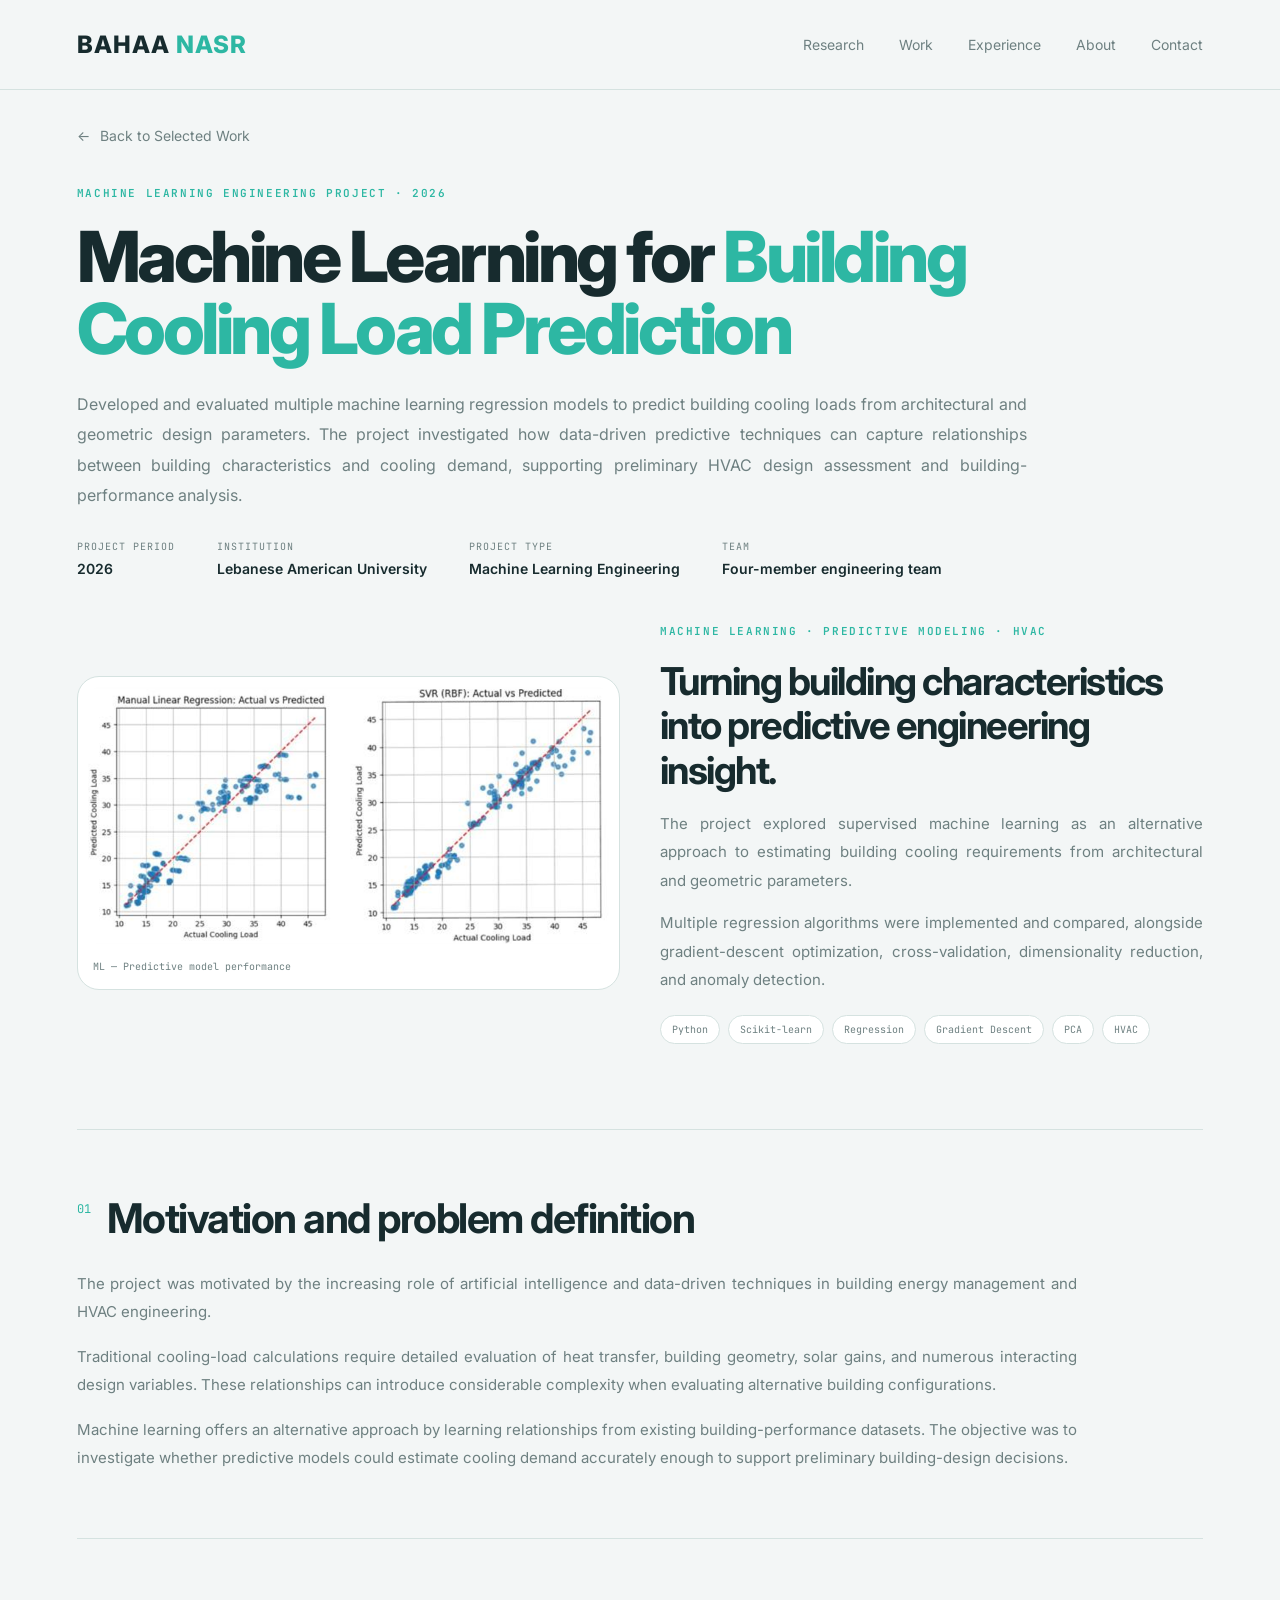
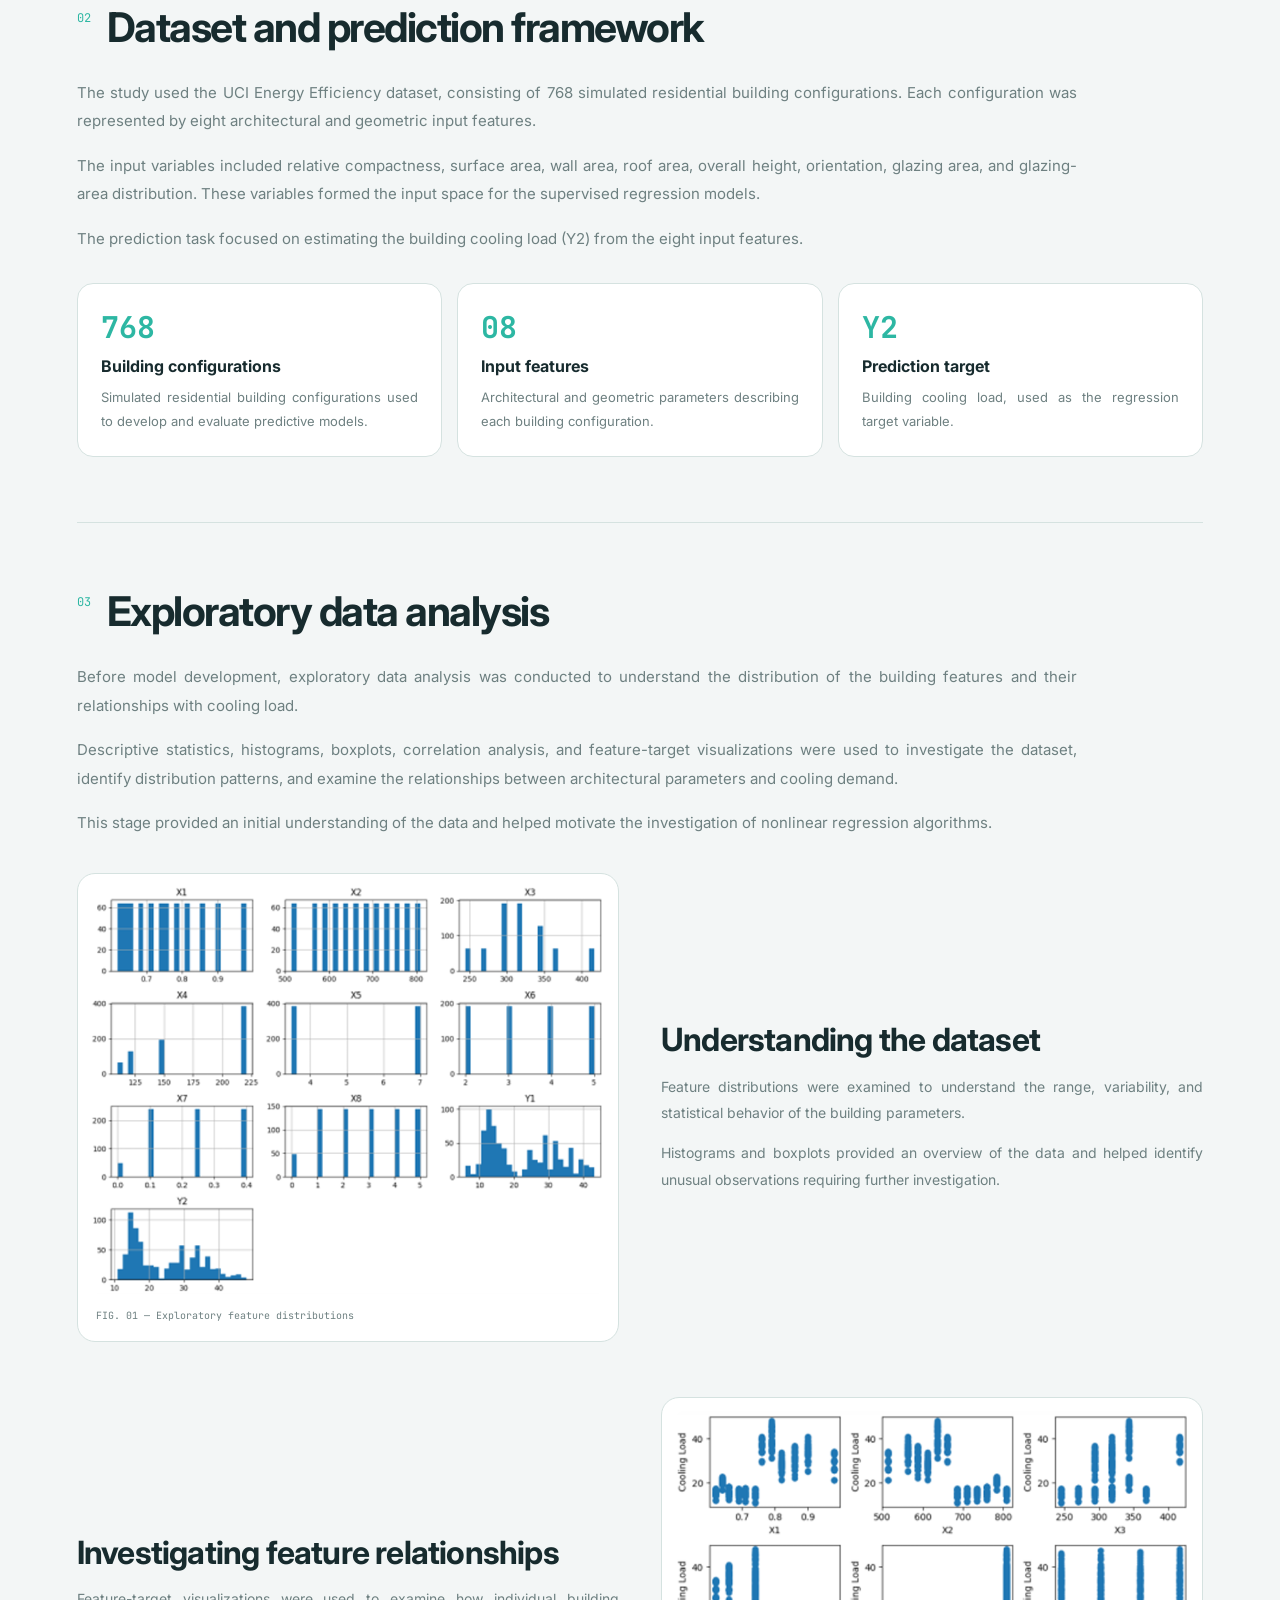
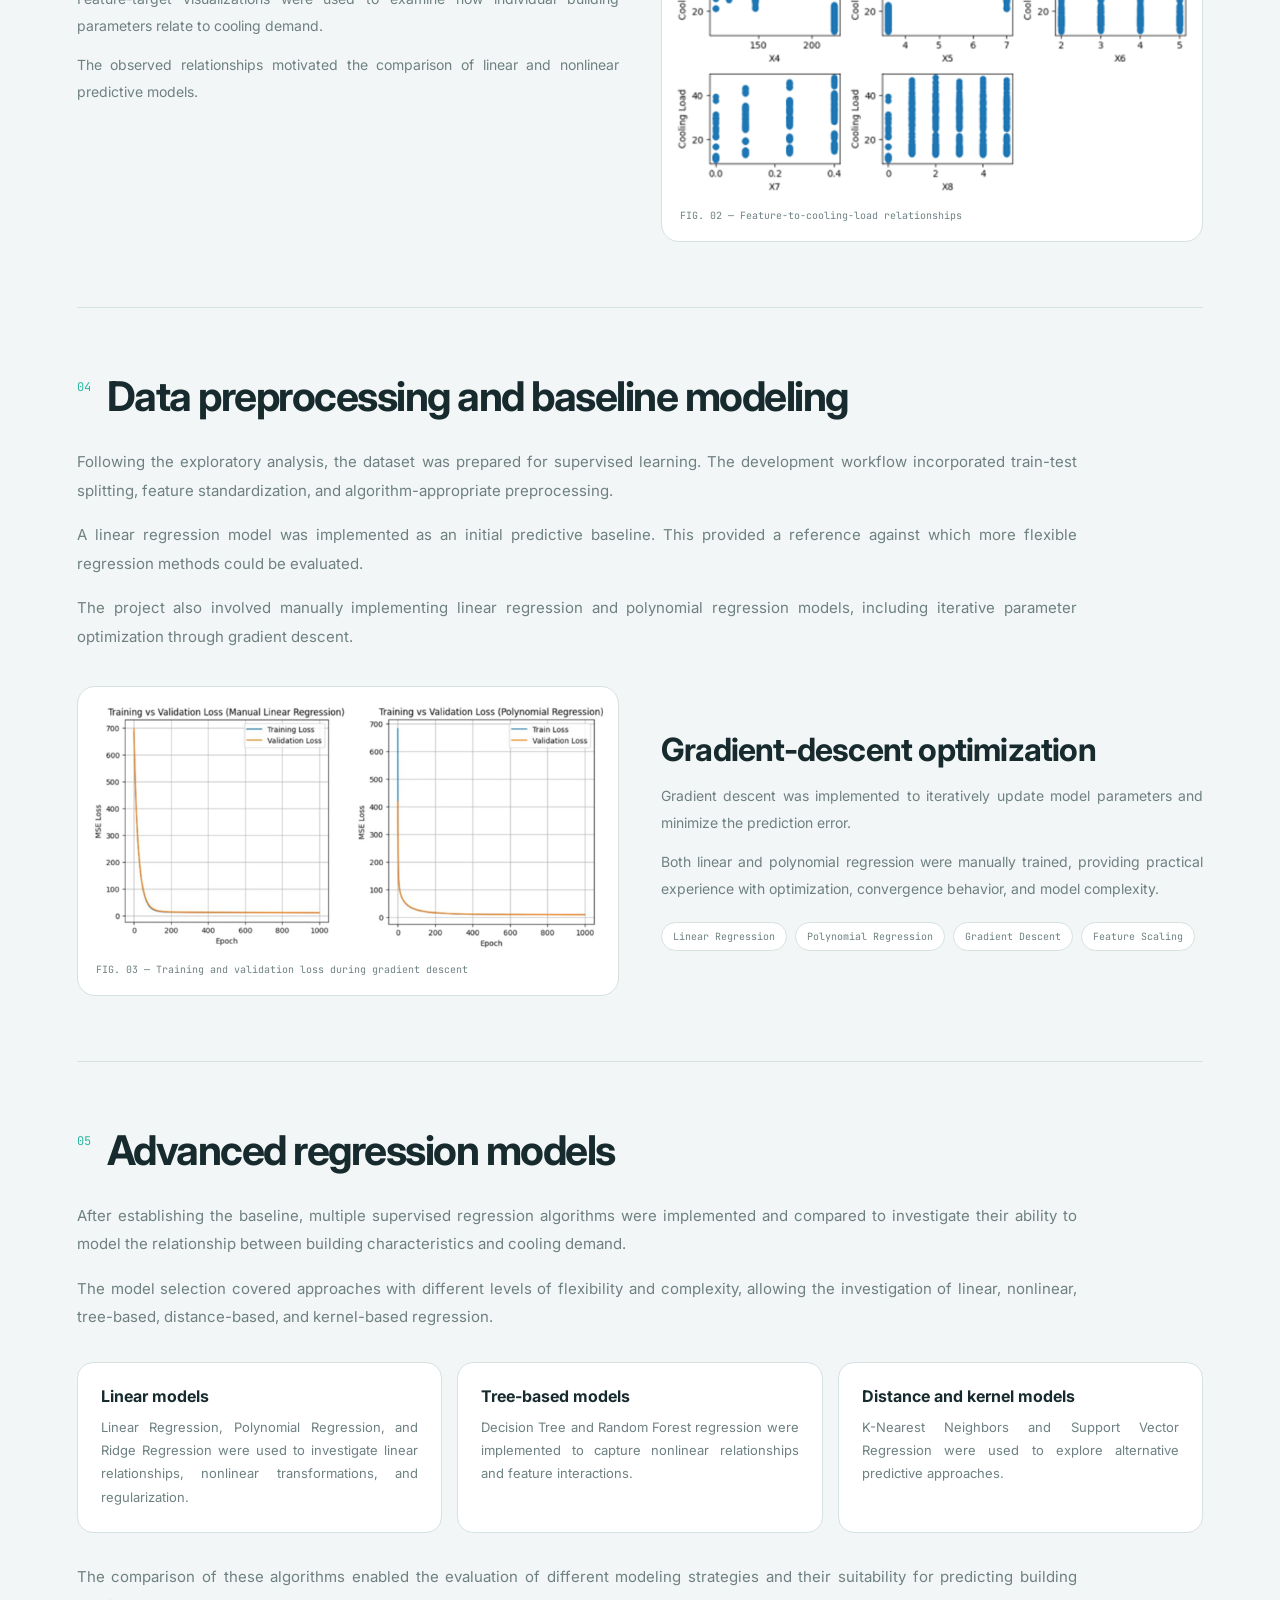
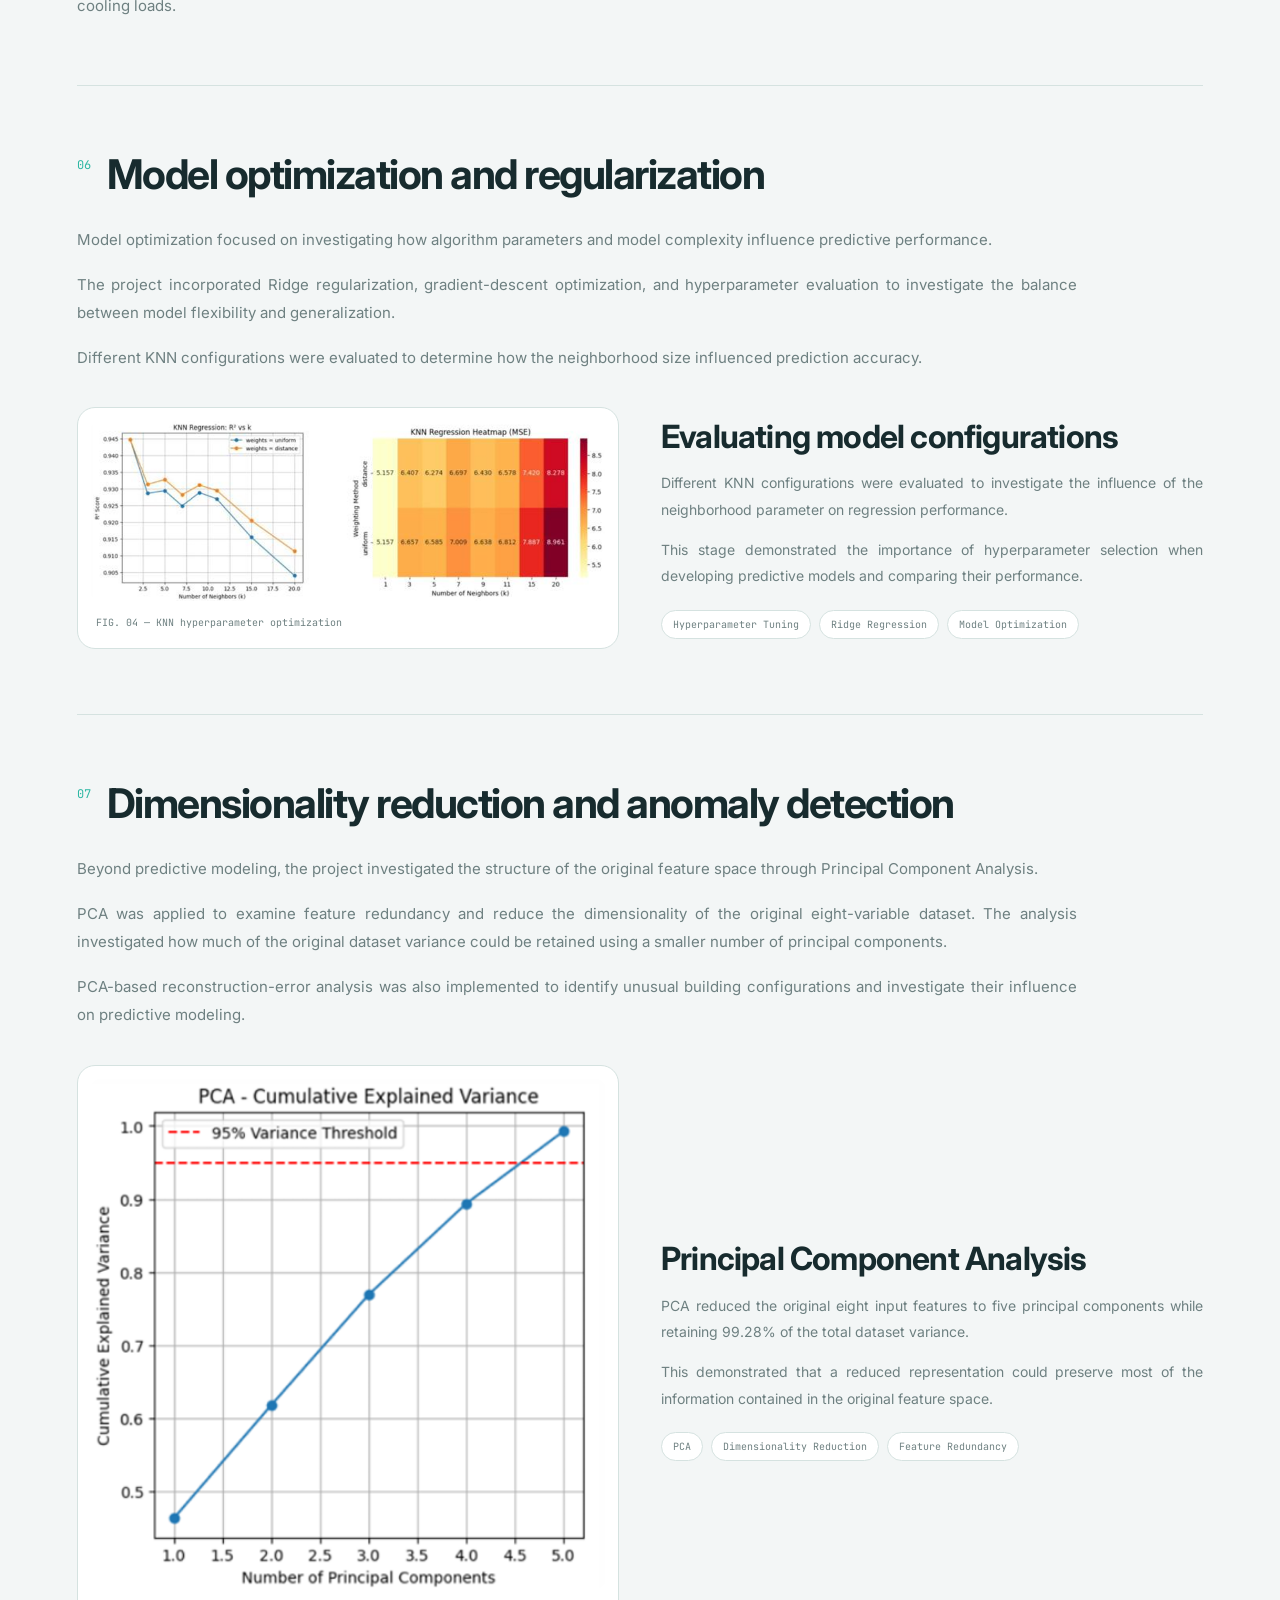
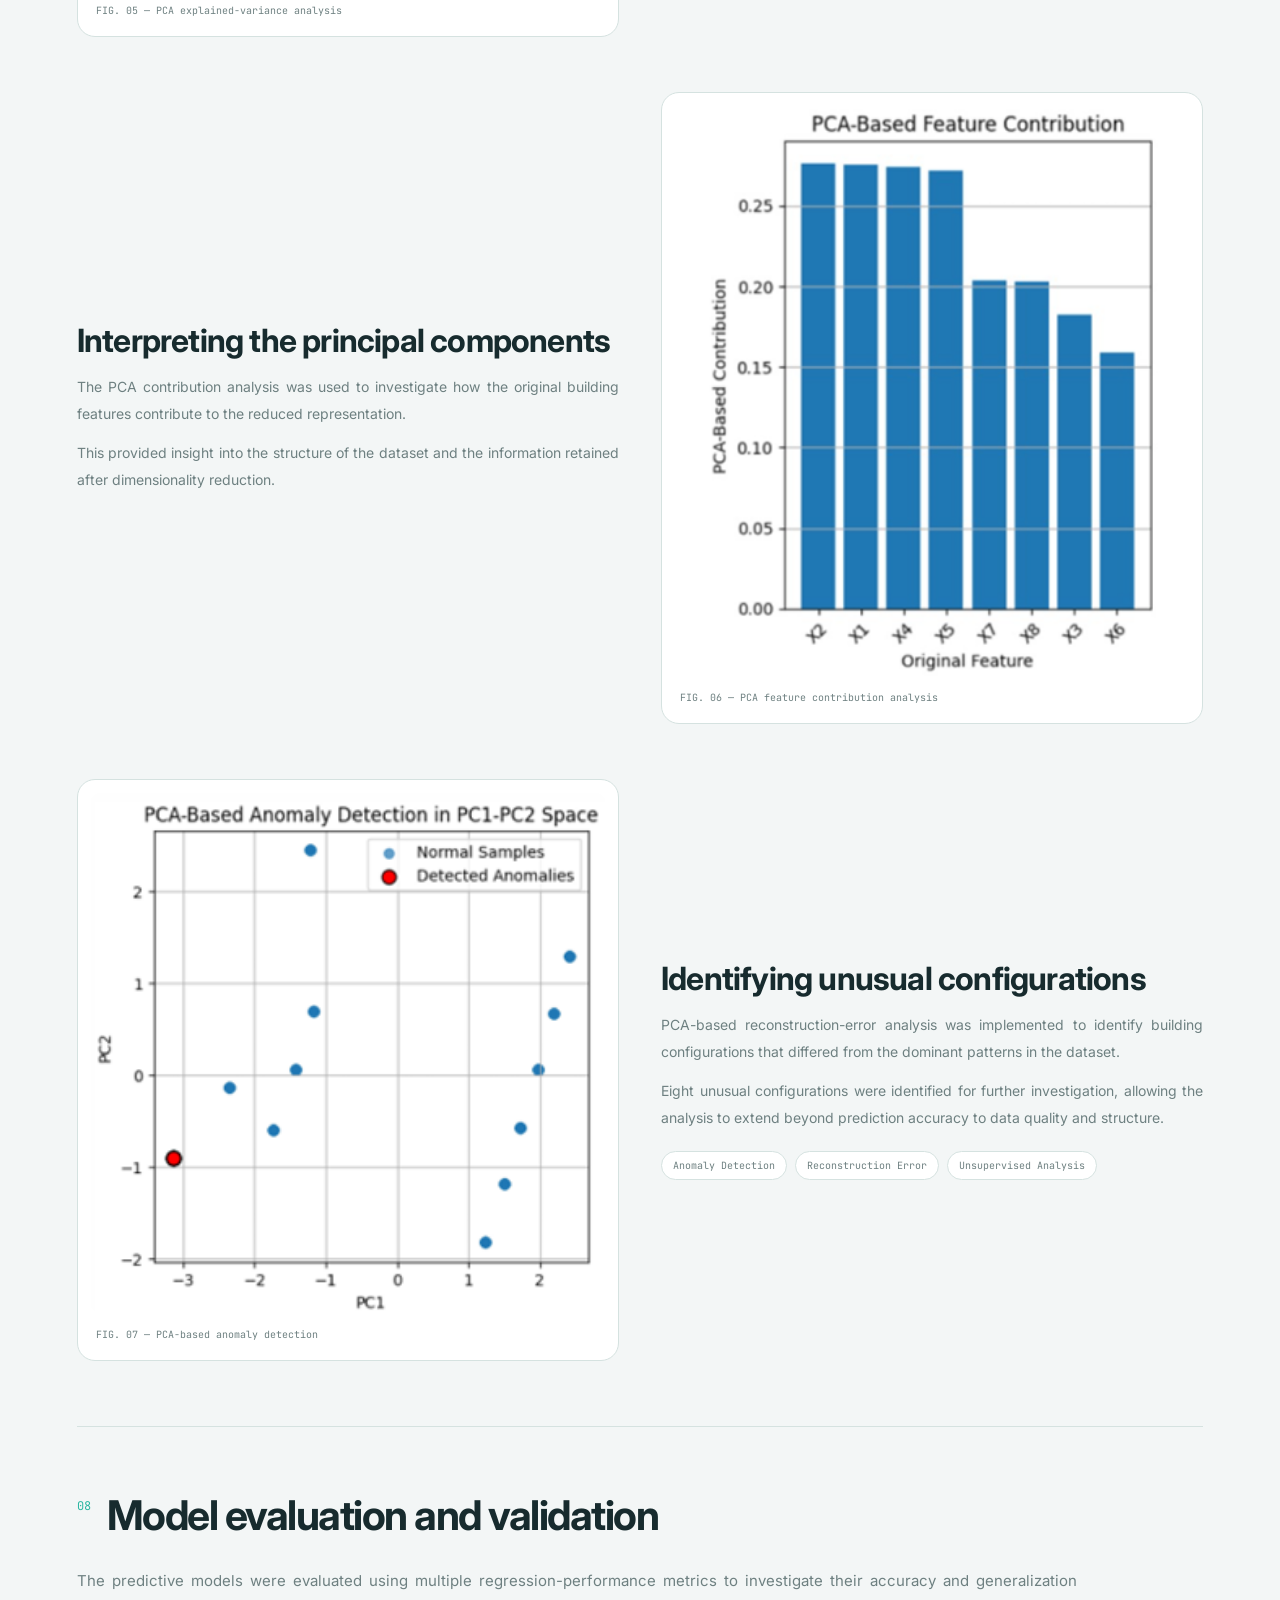
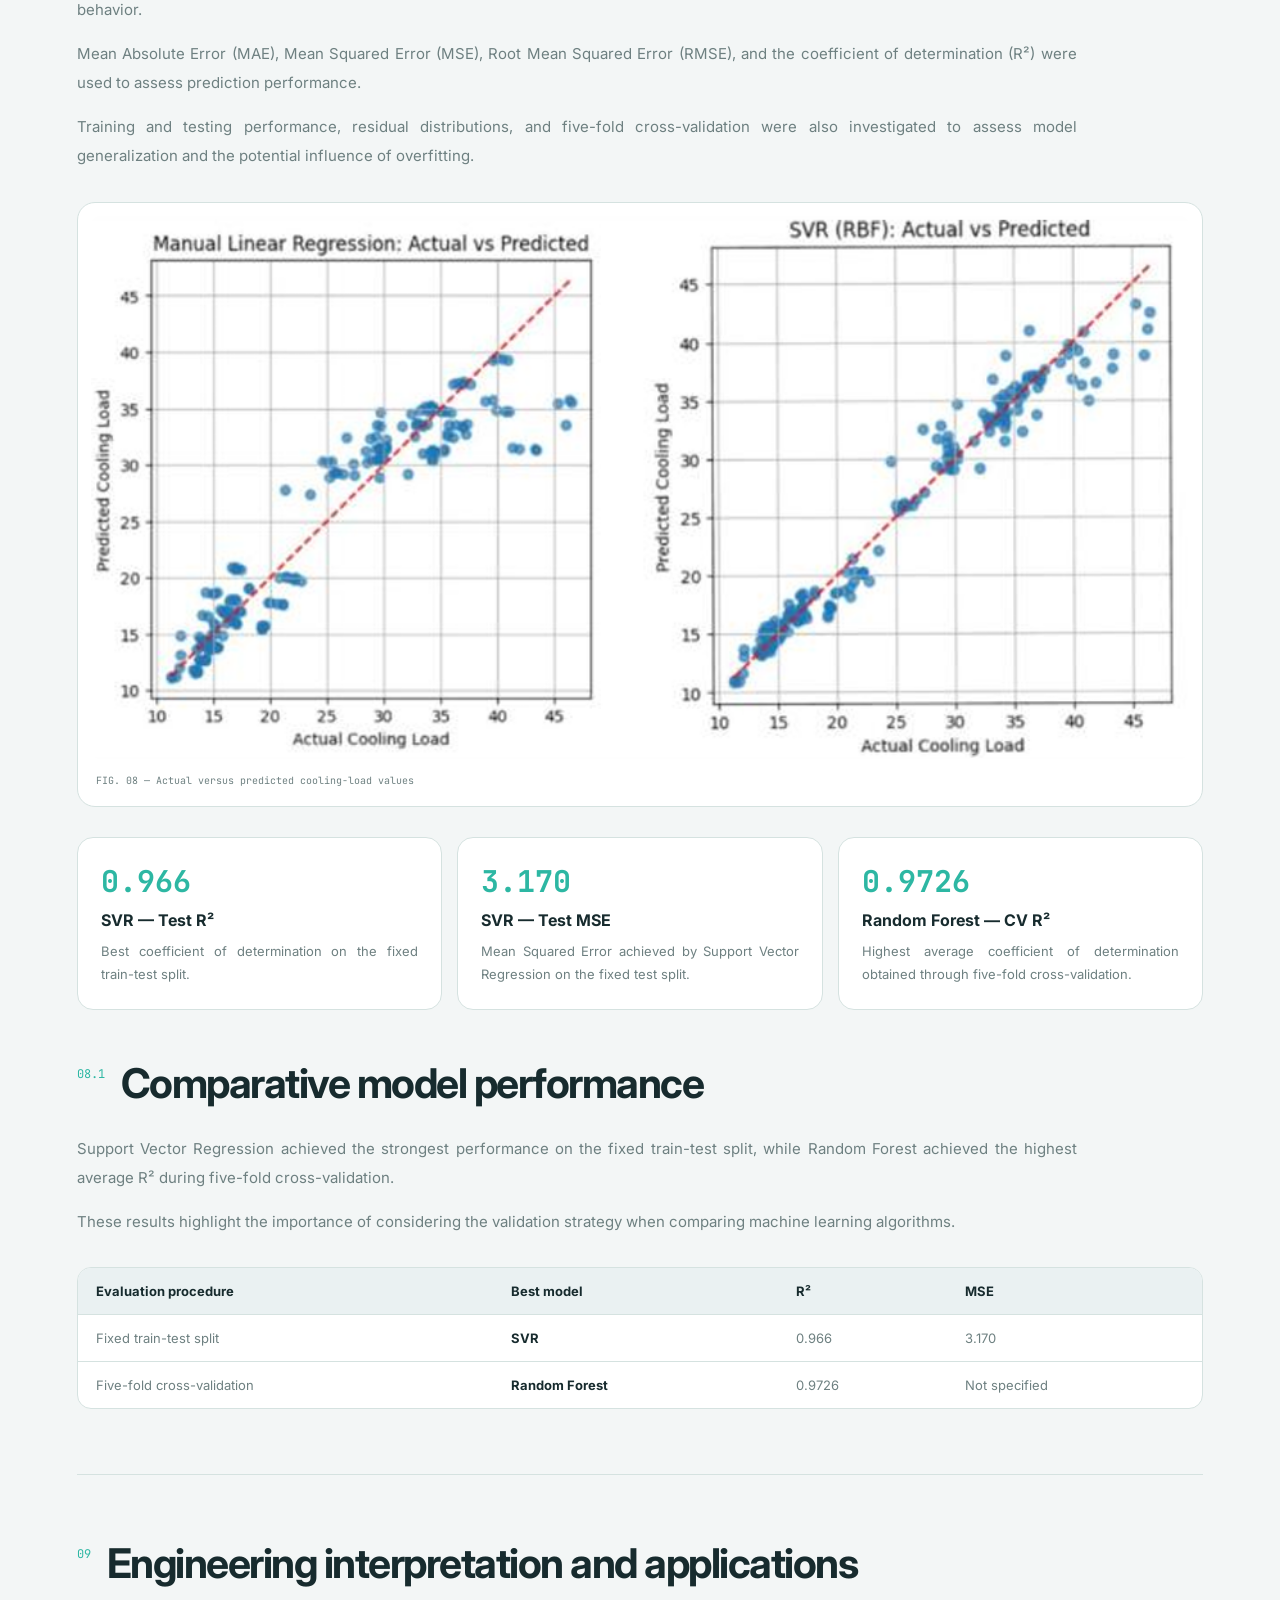
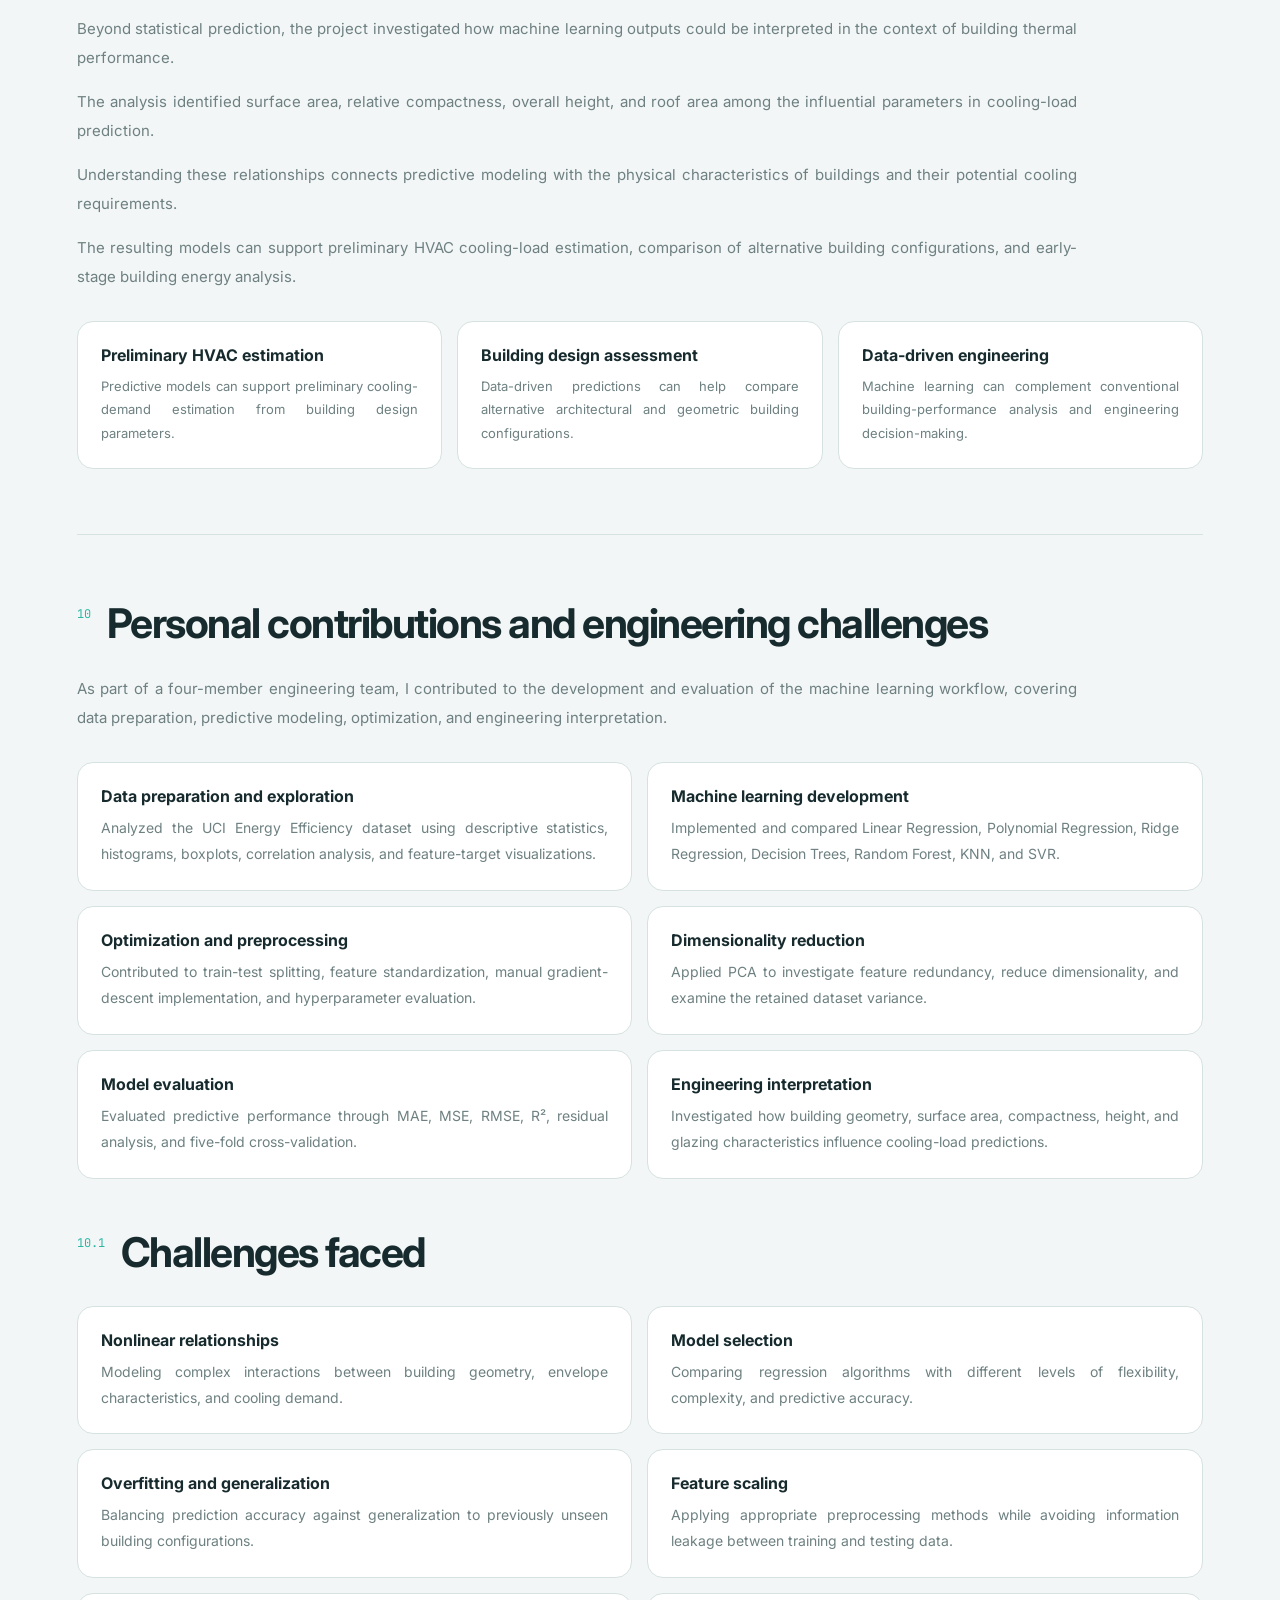
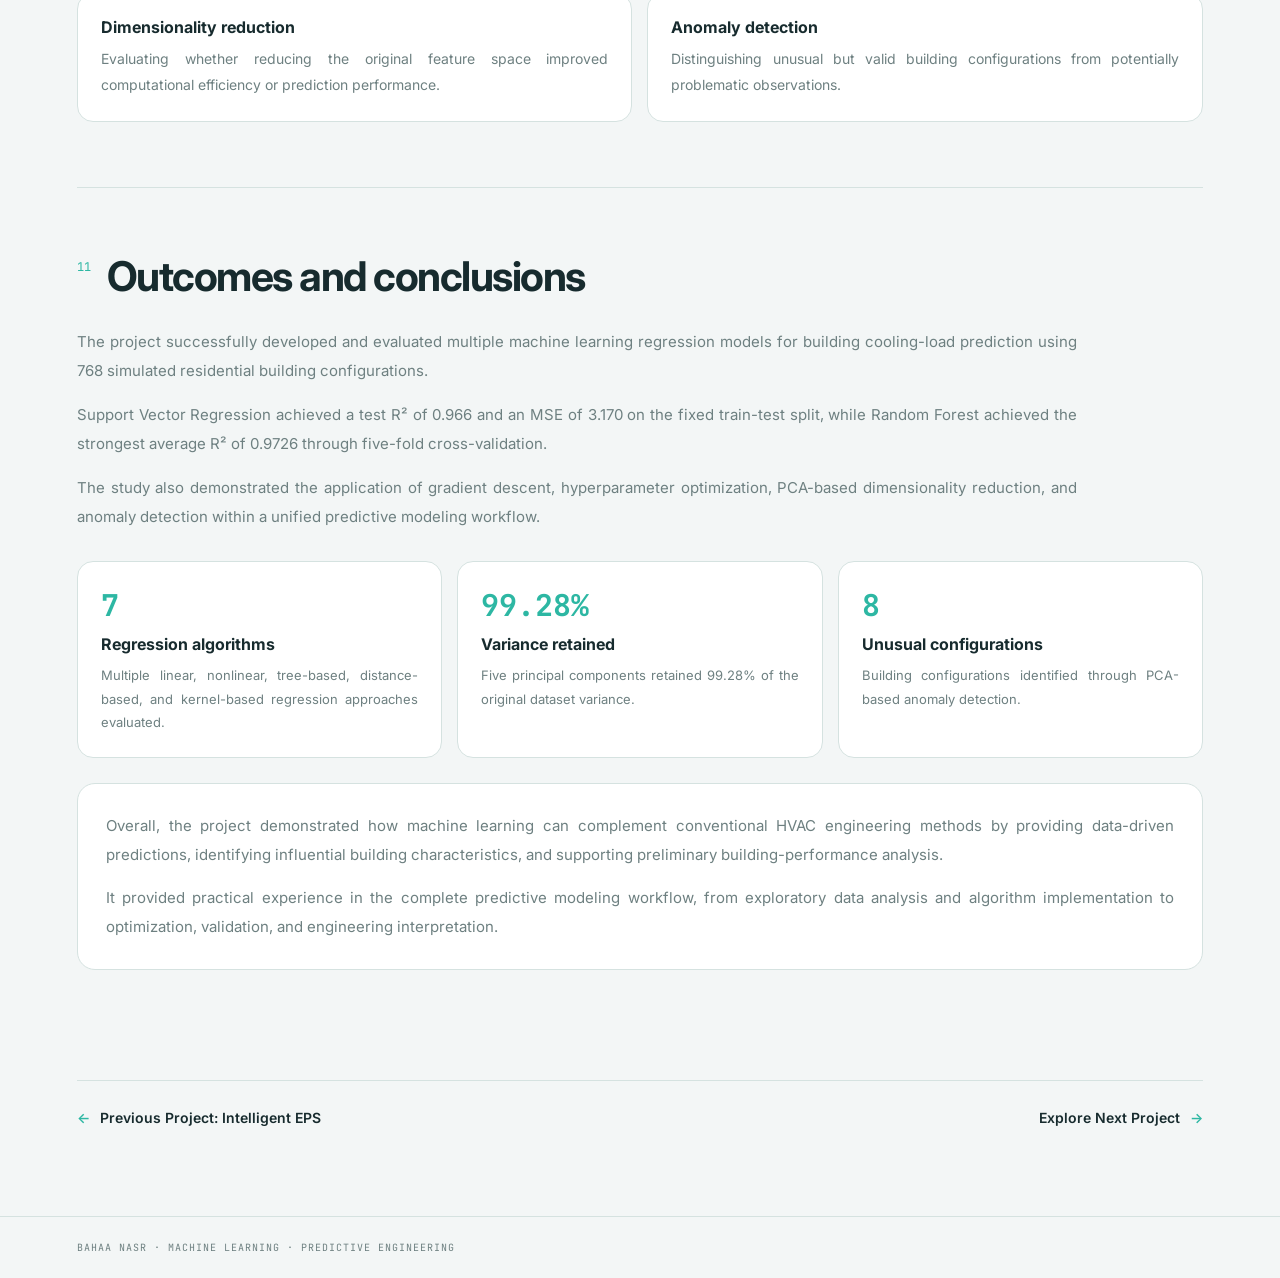
<file: projects/project-03.html>
<!DOCTYPE html>
<html lang="en">

<head>
    <meta charset="UTF-8">
    <meta name="viewport" content="width=device-width, initial-scale=1.0">

    <title>Machine Learning for Building Cooling Load Prediction | Bahaa Nasr</title>

    <meta name="description" content="Machine learning engineering project exploring building cooling-load prediction through regression, gradient descent, model optimization, PCA and anomaly detection.">

    <link rel="stylesheet" href="../style.css?v=5">

    <style>

        /* =====================================
           PAGE FOUNDATION
        ===================================== */

        .ml-page {
            width: 88%;
            max-width: 1500px;
            margin: auto;
            padding: 35px 0 90px;
        }

        .ml-back {
            display: inline-flex;
            align-items: center;
            gap: 10px;
            margin-bottom: 40px;
            color: var(--muted);
            font-size: 14px;
            text-decoration: none;
        }

        .ml-back:hover,
        .ml-bottom a:hover {
            color: var(--accent);
        }

        .ml-kicker {
            margin-bottom: 17px;
            color: var(--accent);
            font: 600 11px/1.8 "JetBrains Mono", monospace;
            letter-spacing: 1.6px;
        }

        .ml-title {
            max-width: 1100px;
            margin-bottom: 23px;
            font-size: clamp(42px, 5.5vw, 76px);
            line-height: 1.03;
            letter-spacing: -3.5px;
            font-weight: 800;
        }

        .ml-title span {
            color: var(--accent);
        }

        .ml-intro {
            max-width: 950px;
            color: var(--muted);
            font-size: 16px;
            line-height: 1.9;
            text-align: justify;
        }

        .ml-meta {
            display: flex;
            flex-wrap: wrap;
            gap: 24px 42px;
            margin: 30px 0 45px;
        }

        .ml-meta-item {
            display: flex;
            flex-direction: column;
            gap: 7px;
        }

        .ml-meta-label {
            color: var(--muted);
            font: 10px "JetBrains Mono", monospace;
            letter-spacing: 1px;
        }

        .ml-meta-value {
            color: var(--text);
            font-size: 14px;
            font-weight: 600;
        }

        /* =====================================
           HERO
        ===================================== */

        .ml-hero {
            display: grid;
            grid-template-columns: minmax(0, 1fr) minmax(0, 1fr);
            align-items: center;
            gap: 40px;
            margin-bottom: 85px;
        }

        .ml-hero-visual {
            min-width: 0;
            padding: 10px;
            background: var(--surface);
            border: 1px solid var(--border);
            border-radius: 22px;
        }

        .ml-hero-visual img {
            display: block;
            width: 100%;
            height: auto;
            border-radius: 13px;
        }

        .ml-hero-visual figcaption {
            padding: 14px 5px 4px;
            color: var(--muted);
            font: 10px/1.7 "JetBrains Mono", monospace;
        }

        .ml-hero-copy h2 {
            margin-bottom: 18px;
            font-size: clamp(29px, 3vw, 42px);
            line-height: 1.15;
            letter-spacing: -1.5px;
        }

        .ml-hero-copy > p:not(.ml-kicker) {
            color: var(--muted);
            font-size: 15px;
            line-height: 1.9;
            text-align: justify;
        }

        .ml-hero-copy > p + p {
            margin-top: 14px;
        }

        /* =====================================
           SECTION STRUCTURE
        ===================================== */

        .ml-section {
            padding: 65px 0;
            border-top: 1px solid var(--border);
            scroll-margin-top: 25px;
        }

        .ml-subsection {
            padding-top: 50px;
        }

        .ml-heading {
            display: flex;
            align-items: flex-start;
            gap: 16px;
            margin-bottom: 28px;
        }

        .ml-number {
            flex-shrink: 0;
            padding-top: 6px;
            color: var(--accent);
            font: 12px "JetBrains Mono", monospace;
        }

        .ml-heading h2 {
            color: var(--text);
            font-size: clamp(29px, 3.2vw, 43px);
            line-height: 1.15;
            letter-spacing: -1.5px;
        }

        .ml-copy {
            max-width: 1000px;
            color: var(--muted);
            font-size: 15px;
            line-height: 1.9;
            text-align: justify;
        }

        .ml-copy p + p {
            margin-top: 16px;
        }

        /* =====================================
           FIGURES
        ===================================== */

        .ml-figure {
            min-width: 0;
            margin: 0;
            padding: 13px;
            overflow: hidden;
            background: var(--surface);
            border: 1px solid var(--border);
            border-radius: 18px;
        }

        .ml-figure img {
            display: block;
            width: 100%;
            max-height: 570px;
            object-fit: contain;
            object-position: center;
            border-radius: 10px;
        }

        .ml-figure figcaption {
            padding: 13px 5px 3px;
            color: var(--muted);
            font: 10px/1.8 "JetBrains Mono", monospace;
        }

        .ml-figure-wide {
            margin-top: 32px;
        }

        .ml-figure-wide img {
            max-height: 650px;
        }

        /* =====================================
           IMAGE + TEXT LAYOUT
        ===================================== */

        .ml-feature {
            display: grid;
            grid-template-columns: repeat(2, minmax(0, 1fr));
            align-items: center;
            gap: 42px;
            margin-top: 35px;
        }

        .ml-feature + .ml-feature {
            margin-top: 55px;
        }

        .ml-feature.reverse .ml-figure {
            order: 2;
        }

        .ml-feature.reverse .ml-feature-copy {
            order: 1;
        }

        .ml-feature-copy h3 {
            margin-bottom: 14px;
            color: var(--text);
            font-size: clamp(23px, 2.5vw, 33px);
            line-height: 1.2;
            letter-spacing: -0.8px;
        }

        .ml-feature-copy p {
            color: var(--muted);
            font-size: 14px;
            line-height: 1.9;
            text-align: justify;
        }

        .ml-feature-copy p + p {
            margin-top: 13px;
        }

        /* =====================================
           TECHNOLOGY TAGS
        ===================================== */

        .ml-tags {
            display: flex;
            flex-wrap: wrap;
            gap: 8px;
            margin-top: 20px;
        }

        .ml-tags span {
            padding: 7px 11px;
            color: var(--muted);
            background: var(--surface);
            border: 1px solid var(--border);
            border-radius: 40px;
            font: 10px "JetBrains Mono", monospace;
        }

        /* =====================================
           RESULT CARDS
        ===================================== */

        .ml-cards {
            display: grid;
            grid-template-columns: repeat(3, minmax(0, 1fr));
            gap: 15px;
            margin-top: 30px;
        }

        .ml-card {
            padding: 23px;
            background: var(--surface);
            border: 1px solid var(--border);
            border-radius: 16px;
        }

        .ml-card h3 {
            margin-bottom: 10px;
            font-size: 16px;
        }

        .ml-card p {
            color: var(--muted);
            font-size: 13px;
            line-height: 1.8;
            text-align: justify;
        }

        .ml-metric {
            margin-bottom: 9px;
            color: var(--accent);
            font: 700 30px "JetBrains Mono", monospace;
        }

        /* =====================================
           TECHNICAL TABLE
        ===================================== */

        .ml-table-wrapper {
            width: 100%;
            margin-top: 30px;
            overflow-x: auto;
            border: 1px solid var(--border);
            border-radius: 14px;
            background: var(--surface);
        }

        .ml-table {
            width: 100%;
            border-collapse: collapse;
            text-align: left;
        }

        .ml-table th,
        .ml-table td {
            padding: 15px 18px;
            border-bottom: 1px solid var(--border);
            font-size: 13px;
        }

        .ml-table th {
            color: var(--text);
            background: var(--surface-light);
            font-weight: 700;
        }

        .ml-table td {
            color: var(--muted);
        }

        .ml-table tr:last-child td {
            border-bottom: none;
        }

        .ml-table strong {
            color: var(--text);
        }

        /* =====================================
           CHALLENGES / CONTRIBUTIONS
        ===================================== */

        .ml-challenges,
        .ml-contributions {
            display: grid;
            grid-template-columns: repeat(2, minmax(0, 1fr));
            gap: 15px;
            margin-top: 30px;
        }

        .ml-challenge,
        .ml-contribution {
            padding: 23px;
            background: var(--surface);
            border: 1px solid var(--border);
            border-radius: 16px;
        }

        .ml-challenge h3,
        .ml-contribution h3 {
            margin-bottom: 9px;
            font-size: 16px;
        }

        .ml-challenge p,
        .ml-contribution p {
            color: var(--muted);
            font-size: 14px;
            line-height: 1.85;
            text-align: justify;
        }

        /* =====================================
           OUTCOMES
        ===================================== */

        .ml-outcome {
            padding: 28px;
            background: var(--surface);
            border: 1px solid var(--border);
            border-radius: 18px;
        }

        .ml-outcome p {
            color: var(--muted);
            font-size: 15px;
            line-height: 1.9;
            text-align: justify;
        }

        .ml-outcome p + p {
            margin-top: 15px;
        }

        /* =====================================
           BOTTOM NAVIGATION
        ===================================== */

        .ml-bottom {
            display: flex;
            flex-wrap: wrap;
            justify-content: space-between;
            gap: 20px;
            margin-top: 45px;
            padding-top: 28px;
            border-top: 1px solid var(--border);
        }

        .ml-bottom a {
            display: inline-flex;
            align-items: center;
            gap: 10px;
            color: var(--text);
            font-size: 14px;
            font-weight: 600;
            text-decoration: none;
        }

        .ml-bottom span {
            color: var(--accent);
        }

        .ml-footer {
            padding: 24px 6%;
            border-top: 1px solid var(--border);
            color: var(--muted);
            font: 10px "JetBrains Mono", monospace;
            letter-spacing: 1px;
        }

        /* =====================================
           RESPONSIVE
        ===================================== */

        @media (max-width: 1000px) {

            .ml-page {
                width: 90%;
            }

            .ml-hero {
                gap: 25px;
            }

            .ml-feature {
                gap: 25px;
            }

            .ml-cards {
                grid-template-columns: repeat(2, minmax(0, 1fr));
            }
        }

        @media (max-width: 700px) {

            .ml-page {
                padding-top: 25px;
                padding-bottom: 60px;
            }

            .ml-title {
                font-size: clamp(37px, 10vw, 55px);
                letter-spacing: -2px;
            }

            .ml-intro {
                font-size: 14px;
            }

            .ml-meta {
                gap: 20px;
            }

            .ml-hero {
                grid-template-columns: 1fr;
                gap: 25px;
                margin-bottom: 55px;
            }

            .ml-hero-copy h2 {
                font-size: 30px;
            }

            .ml-section {
                padding: 45px 0;
            }

            .ml-heading {
                gap: 12px;
            }

            .ml-heading h2 {
                font-size: 29px;
            }

            .ml-copy {
                font-size: 14px;
            }

            .ml-feature,
            .ml-challenges,
            .ml-contributions {
                grid-template-columns: 1fr;
                gap: 22px;
            }

            .ml-feature.reverse .ml-figure,
            .ml-feature.reverse .ml-feature-copy {
                order: initial;
            }

            .ml-feature-copy h3 {
                font-size: 25px;
            }

            .ml-cards {
                grid-template-columns: 1fr;
            }

            .ml-figure {
                padding: 8px;
                border-radius: 14px;
            }

            .ml-bottom {
                flex-direction: column;
                align-items: flex-start;
            }

            .ml-table th,
            .ml-table td {
                padding: 12px;
                white-space: nowrap;
            }

        }

        @media (prefers-reduced-motion: reduce) {

            *,
            *::before,
            *::after {
                transition-duration: 0.01ms !important;
                scroll-behavior: auto !important;
            }

        }

    </style>

</head>


<body>

    <!-- =====================================
         NAVIGATION
    ===================================== -->

    <header class="navbar">

        <a href="../index.html" class="logo">
            BAHAA <span>NASR</span>
        </a>

        <nav class="nav-links">
            <a href="../index.html#research">Research</a>
            <a href="../index.html#work">Work</a>
            <a href="../index.html#experience">Experience</a>
            <a href="../index.html#about">About</a>
            <a href="../index.html#contact">Contact</a>
        </nav>

    </header>


    <main class="ml-page">

        <a href="../index.html#work" class="ml-back">
            <span>←</span>
            Back to Selected Work
        </a>


        <!-- =====================================
             PROJECT INTRODUCTION
        ===================================== -->

        <section id="introduction">

            <p class="ml-kicker">
                MACHINE LEARNING ENGINEERING PROJECT · 2026
            </p>

            <h1 class="ml-title">
                Machine Learning for
                <span>Building Cooling Load Prediction</span>
            </h1>

            <p class="ml-intro">
                Developed and evaluated multiple machine learning
                regression models to predict building cooling loads
                from architectural and geometric design parameters.
                The project investigated how data-driven predictive
                techniques can capture relationships between
                building characteristics and cooling demand,
                supporting preliminary HVAC design assessment
                and building-performance analysis.
            </p>

            <div class="ml-meta">

                <div class="ml-meta-item">
                    <span class="ml-meta-label">PROJECT PERIOD</span>
                    <span class="ml-meta-value">2026</span>
                </div>

                <div class="ml-meta-item">
                    <span class="ml-meta-label">INSTITUTION</span>
                    <span class="ml-meta-value">Lebanese American University</span>
                </div>

                <div class="ml-meta-item">
                    <span class="ml-meta-label">PROJECT TYPE</span>
                    <span class="ml-meta-value">Machine Learning Engineering</span>
                </div>

                <div class="ml-meta-item">
                    <span class="ml-meta-label">TEAM</span>
                    <span class="ml-meta-value">Four-member engineering team</span>
                </div>

            </div>

        </section>


        <!-- =====================================
             PROJECT HERO
        ===================================== -->

        <section class="ml-hero">

            <figure class="ml-hero-visual">

                <img
                    src="../assets/images/ml/ml-actual-vs-predicted.png"
                    alt="Actual versus predicted building cooling-load values"
                    loading="eager"
                >

                <figcaption>
                    ML — Predictive model performance
                </figcaption>

            </figure>


            <div class="ml-hero-copy">

                <p class="ml-kicker">
                    MACHINE LEARNING · PREDICTIVE MODELING · HVAC
                </p>

                <h2>
                    Turning building characteristics into predictive engineering insight.
                </h2>

                <p>
                    The project explored supervised machine learning
                    as an alternative approach to estimating building
                    cooling requirements from architectural and
                    geometric parameters.
                </p>

                <p>
                    Multiple regression algorithms were implemented
                    and compared, alongside gradient-descent
                    optimization, cross-validation, dimensionality
                    reduction, and anomaly detection.
                </p>

                <div class="ml-tags">
                    <span>Python</span>
                    <span>Scikit-learn</span>
                    <span>Regression</span>
                    <span>Gradient Descent</span>
                    <span>PCA</span>
                    <span>HVAC</span>
                </div>

            </div>

        </section>


        <!-- =====================================
             01 — MOTIVATION
        ===================================== -->

        <section class="ml-section" id="motivation">

            <div class="ml-heading">
                <span class="ml-number">01</span>
                <h2>Motivation and problem definition</h2>
            </div>

            <div class="ml-copy">

                <p>
                    The project was motivated by the increasing role
                    of artificial intelligence and data-driven
                    techniques in building energy management
                    and HVAC engineering.
                </p>

                <p>
                    Traditional cooling-load calculations require
                    detailed evaluation of heat transfer, building
                    geometry, solar gains, and numerous interacting
                    design variables. These relationships can
                    introduce considerable complexity when
                    evaluating alternative building configurations.
                </p>

                <p>
                    Machine learning offers an alternative approach
                    by learning relationships from existing
                    building-performance datasets. The objective
                    was to investigate whether predictive models
                    could estimate cooling demand accurately
                    enough to support preliminary building-design
                    decisions.
                </p>

            </div>

        </section>


        <!-- =====================================
             02 — DATASET
        ===================================== -->

        <section class="ml-section" id="dataset">

            <div class="ml-heading">
                <span class="ml-number">02</span>
                <h2>Dataset and prediction framework</h2>
            </div>

            <div class="ml-copy">

                <p>
                    The study used the UCI Energy Efficiency
                    dataset, consisting of 768 simulated
                    residential building configurations.
                    Each configuration was represented by
                    eight architectural and geometric input
                    features.
                </p>

                <p>
                    The input variables included relative
                    compactness, surface area, wall area,
                    roof area, overall height, orientation,
                    glazing area, and glazing-area distribution.
                    These variables formed the input space
                    for the supervised regression models.
                </p>

                <p>
                    The prediction task focused on estimating
                    the building cooling load (Y2) from
                    the eight input features.
                </p>

            </div>


            <div class="ml-cards">

                <article class="ml-card">

                    <div class="ml-metric">768</div>

                    <h3>Building configurations</h3>

                    <p>
                        Simulated residential building
                        configurations used to develop
                        and evaluate predictive models.
                    </p>

                </article>


                <article class="ml-card">

                    <div class="ml-metric">08</div>

                    <h3>Input features</h3>

                    <p>
                        Architectural and geometric
                        parameters describing each
                        building configuration.
                    </p>

                </article>


                <article class="ml-card">

                    <div class="ml-metric">Y2</div>

                    <h3>Prediction target</h3>

                    <p>
                        Building cooling load,
                        used as the regression
                        target variable.
                    </p>

                </article>

            </div>

        </section>


        <!-- =====================================
             03 — EXPLORATORY DATA ANALYSIS
        ===================================== -->

        <section class="ml-section" id="exploration">

            <div class="ml-heading">
                <span class="ml-number">03</span>
                <h2>Exploratory data analysis</h2>
            </div>

            <div class="ml-copy">

                <p>
                    Before model development, exploratory
                    data analysis was conducted to understand
                    the distribution of the building features
                    and their relationships with cooling load.
                </p>

                <p>
                    Descriptive statistics, histograms,
                    boxplots, correlation analysis, and
                    feature-target visualizations were
                    used to investigate the dataset,
                    identify distribution patterns,
                    and examine the relationships
                    between architectural parameters
                    and cooling demand.
                </p>

                <p>
                    This stage provided an initial
                    understanding of the data and
                    helped motivate the investigation
                    of nonlinear regression algorithms.
                </p>

            </div>


            <div class="ml-feature">

                <figure class="ml-figure">

                    <img
                        src="../assets/images/ml/ml-feature-distributions.png"
                        alt="Distribution histograms of building dataset features"
                        loading="lazy"
                    >

                    <figcaption>
                        FIG. 01 — Exploratory feature distributions
                    </figcaption>

                </figure>


                <div class="ml-feature-copy">

                    <h3>Understanding the dataset</h3>

                    <p>
                        Feature distributions were examined
                        to understand the range, variability,
                        and statistical behavior of the
                        building parameters.
                    </p>

                    <p>
                        Histograms and boxplots provided
                        an overview of the data and helped
                        identify unusual observations
                        requiring further investigation.
                    </p>

                </div>

            </div>


            <div class="ml-feature reverse">

                <figure class="ml-figure">

                    <img
                        src="../assets/images/ml/ml-feature-target-relationships.png"
                        alt="Relationships between architectural features and building cooling load"
                        loading="lazy"
                    >

                    <figcaption>
                        FIG. 02 — Feature-to-cooling-load relationships
                    </figcaption>

                </figure>


                <div class="ml-feature-copy">

                    <h3>Investigating feature relationships</h3>

                    <p>
                        Feature-target visualizations
                        were used to examine how
                        individual building parameters
                        relate to cooling demand.
                    </p>

                    <p>
                        The observed relationships
                        motivated the comparison
                        of linear and nonlinear
                        predictive models.
                    </p>

                </div>

            </div>

        </section>


        <!-- =====================================
             04 — PREPROCESSING
        ===================================== -->

        <section class="ml-section" id="preprocessing">

            <div class="ml-heading">
                <span class="ml-number">04</span>
                <h2>Data preprocessing and baseline modeling</h2>
            </div>

            <div class="ml-copy">

                <p>
                    Following the exploratory analysis,
                    the dataset was prepared for supervised
                    learning. The development workflow
                    incorporated train-test splitting,
                    feature standardization, and
                    algorithm-appropriate preprocessing.
                </p>

                <p>
                    A linear regression model was
                    implemented as an initial predictive
                    baseline. This provided a reference
                    against which more flexible regression
                    methods could be evaluated.
                </p>

                <p>
                    The project also involved manually
                    implementing linear regression
                    and polynomial regression models,
                    including iterative parameter
                    optimization through gradient descent.
                </p>

            </div>


            <div class="ml-feature">

                <figure class="ml-figure">

                    <img
                        src="../assets/images/ml/ml-training-validation-loss.png"
                        alt="Training and validation loss curves for regression model optimization"
                        loading="lazy"
                    >

                    <figcaption>
                        FIG. 03 — Training and validation loss during gradient descent
                    </figcaption>

                </figure>


                <div class="ml-feature-copy">

                    <h3>Gradient-descent optimization</h3>

                    <p>
                        Gradient descent was implemented
                        to iteratively update model
                        parameters and minimize
                        the prediction error.
                    </p>

                    <p>
                        Both linear and polynomial
                        regression were manually
                        trained, providing practical
                        experience with optimization,
                        convergence behavior,
                        and model complexity.
                    </p>

                    <div class="ml-tags">
                        <span>Linear Regression</span>
                        <span>Polynomial Regression</span>
                        <span>Gradient Descent</span>
                        <span>Feature Scaling</span>
                    </div>

                </div>

            </div>

        </section>


        <!-- =====================================
             05 — ADVANCED REGRESSION MODELS
        ===================================== -->

        <section class="ml-section" id="regression-models">

            <div class="ml-heading">
                <span class="ml-number">05</span>
                <h2>Advanced regression models</h2>
            </div>

            <div class="ml-copy">

                <p>
                    After establishing the baseline,
                    multiple supervised regression
                    algorithms were implemented
                    and compared to investigate
                    their ability to model the
                    relationship between building
                    characteristics and cooling demand.
                </p>

                <p>
                    The model selection covered
                    approaches with different
                    levels of flexibility and
                    complexity, allowing the
                    investigation of linear,
                    nonlinear, tree-based,
                    distance-based, and
                    kernel-based regression.
                </p>

            </div>


            <div class="ml-cards">

                <article class="ml-card">

                    <h3>Linear models</h3>

                    <p>
                        Linear Regression,
                        Polynomial Regression,
                        and Ridge Regression
                        were used to investigate
                        linear relationships,
                        nonlinear transformations,
                        and regularization.
                    </p>

                </article>


                <article class="ml-card">

                    <h3>Tree-based models</h3>

                    <p>
                        Decision Tree and
                        Random Forest regression
                        were implemented to
                        capture nonlinear
                        relationships and
                        feature interactions.
                    </p>

                </article>


                <article class="ml-card">

                    <h3>Distance and kernel models</h3>

                    <p>
                        K-Nearest Neighbors
                        and Support Vector
                        Regression were used
                        to explore alternative
                        predictive approaches.
                    </p>

                </article>

            </div>


            <div class="ml-copy" style="margin-top:30px;">

                <p>
                    The comparison of these algorithms
                    enabled the evaluation of different
                    modeling strategies and their
                    suitability for predicting
                    building cooling loads.
                </p>

            </div>

        </section>


        <!-- =====================================
             06 — MODEL OPTIMIZATION
        ===================================== -->

        <section class="ml-section" id="optimization">

            <div class="ml-heading">
                <span class="ml-number">06</span>
                <h2>Model optimization and regularization</h2>
            </div>

            <div class="ml-copy">

                <p>
                    Model optimization focused on
                    investigating how algorithm
                    parameters and model complexity
                    influence predictive performance.
                </p>

                <p>
                    The project incorporated Ridge
                    regularization, gradient-descent
                    optimization, and hyperparameter
                    evaluation to investigate
                    the balance between model
                    flexibility and generalization.
                </p>

                <p>
                    Different KNN configurations
                    were evaluated to determine
                    how the neighborhood size
                    influenced prediction accuracy.
                </p>

            </div>


            <div class="ml-feature">

                <figure class="ml-figure">

                    <img
                        src="../assets/images/ml/ml-knn-hyperparameter-tuning.png"
                        alt="K-nearest neighbors hyperparameter tuning results"
                        loading="lazy"
                    >

                    <figcaption>
                        FIG. 04 — KNN hyperparameter optimization
                    </figcaption>

                </figure>


                <div class="ml-feature-copy">

                    <h3>Evaluating model configurations</h3>

                    <p>
                        Different KNN configurations
                        were evaluated to investigate
                        the influence of the neighborhood
                        parameter on regression performance.
                    </p>

                    <p>
                        This stage demonstrated the
                        importance of hyperparameter
                        selection when developing
                        predictive models and
                        comparing their performance.
                    </p>

                    <div class="ml-tags">
                        <span>Hyperparameter Tuning</span>
                        <span>Ridge Regression</span>
                        <span>Model Optimization</span>
                    </div>

                </div>

            </div>

        </section>


        <!-- =====================================
             07 — PCA AND ANOMALY DETECTION
        ===================================== -->

        <section class="ml-section" id="dimensionality-reduction">

            <div class="ml-heading">
                <span class="ml-number">07</span>
                <h2>Dimensionality reduction and anomaly detection</h2>
            </div>

            <div class="ml-copy">

                <p>
                    Beyond predictive modeling,
                    the project investigated
                    the structure of the original
                    feature space through
                    Principal Component Analysis.
                </p>

                <p>
                    PCA was applied to examine
                    feature redundancy and reduce
                    the dimensionality of the
                    original eight-variable dataset.
                    The analysis investigated how
                    much of the original dataset
                    variance could be retained
                    using a smaller number
                    of principal components.
                </p>

                <p>
                    PCA-based reconstruction-error
                    analysis was also implemented
                    to identify unusual building
                    configurations and investigate
                    their influence on predictive
                    modeling.
                </p>

            </div>


            <!-- PCA EXPLAINED VARIANCE -->

            <div class="ml-feature">

                <figure class="ml-figure">

                    <img
                        src="../assets/images/ml/ml-pca-explained-variance.png"
                        alt="PCA cumulative explained variance"
                        loading="lazy"
                    >

                    <figcaption>
                        FIG. 05 — PCA explained-variance analysis
                    </figcaption>

                </figure>


                <div class="ml-feature-copy">

                    <h3>Principal Component Analysis</h3>

                    <p>
                        PCA reduced the original
                        eight input features to
                        five principal components
                        while retaining 99.28%
                        of the total dataset variance.
                    </p>

                    <p>
                        This demonstrated that
                        a reduced representation
                        could preserve most
                        of the information contained
                        in the original feature space.
                    </p>

                    <div class="ml-tags">
                        <span>PCA</span>
                        <span>Dimensionality Reduction</span>
                        <span>Feature Redundancy</span>
                    </div>

                </div>

            </div>


            <!-- PCA FEATURE CONTRIBUTION -->

            <div class="ml-feature reverse">

                <figure class="ml-figure">

                    <img
                        src="../assets/images/ml/ml-pca-feature-contribution.png"
                        alt="Contribution of original features to principal components"
                        loading="lazy"
                    >

                    <figcaption>
                        FIG. 06 — PCA feature contribution analysis
                    </figcaption>

                </figure>


                <div class="ml-feature-copy">

                    <h3>Interpreting the principal components</h3>

                    <p>
                        The PCA contribution analysis
                        was used to investigate how
                        the original building features
                        contribute to the reduced
                        representation.
                    </p>

                    <p>
                        This provided insight into
                        the structure of the dataset
                        and the information retained
                        after dimensionality reduction.
                    </p>

                </div>

            </div>


            <!-- ANOMALY DETECTION -->

            <div class="ml-feature">

                <figure class="ml-figure">

                    <img
                        src="../assets/images/ml/ml-pca-anomaly-detection.png"
                        alt="PCA-based anomaly detection results"
                        loading="lazy"
                    >

                    <figcaption>
                        FIG. 07 — PCA-based anomaly detection
                    </figcaption>

                </figure>


                <div class="ml-feature-copy">

                    <h3>Identifying unusual configurations</h3>

                    <p>
                        PCA-based reconstruction-error
                        analysis was implemented
                        to identify building configurations
                        that differed from the dominant
                        patterns in the dataset.
                    </p>

                    <p>
                        Eight unusual configurations
                        were identified for further
                        investigation, allowing the
                        analysis to extend beyond
                        prediction accuracy to
                        data quality and structure.
                    </p>

                    <div class="ml-tags">
                        <span>Anomaly Detection</span>
                        <span>Reconstruction Error</span>
                        <span>Unsupervised Analysis</span>
                    </div>

                </div>

            </div>

        </section>


        <!-- =====================================
             08 — VALIDATION
        ===================================== -->

        <section class="ml-section" id="validation">

            <div class="ml-heading">
                <span class="ml-number">08</span>
                <h2>Model evaluation and validation</h2>
            </div>

            <div class="ml-copy">

                <p>
                    The predictive models were
                    evaluated using multiple
                    regression-performance metrics
                    to investigate their accuracy
                    and generalization behavior.
                </p>

                <p>
                    Mean Absolute Error (MAE),
                    Mean Squared Error (MSE),
                    Root Mean Squared Error (RMSE),
                    and the coefficient of
                    determination (R²) were used
                    to assess prediction performance.
                </p>

                <p>
                    Training and testing performance,
                    residual distributions, and
                    five-fold cross-validation
                    were also investigated to
                    assess model generalization
                    and the potential influence
                    of overfitting.
                </p>

            </div>


            <!-- ACTUAL VS PREDICTED -->

            <figure class="ml-figure ml-figure-wide">

                <img
                    src="../assets/images/ml/ml-actual-vs-predicted.png"
                    alt="Actual versus predicted cooling-load comparison"
                    loading="lazy"
                >

                <figcaption>
                    FIG. 08 — Actual versus predicted cooling-load values
                </figcaption>

            </figure>


            <!-- PERFORMANCE METRICS -->

            <div class="ml-cards">

                <article class="ml-card">

                    <div class="ml-metric">0.966</div>

                    <h3>SVR — Test R²</h3>

                    <p>
                        Best coefficient of determination
                        on the fixed train-test split.
                    </p>

                </article>


                <article class="ml-card">

                    <div class="ml-metric">3.170</div>

                    <h3>SVR — Test MSE</h3>

                    <p>
                        Mean Squared Error achieved
                        by Support Vector Regression
                        on the fixed test split.
                    </p>

                </article>


                <article class="ml-card">

                    <div class="ml-metric">0.9726</div>

                    <h3>Random Forest — CV R²</h3>

                    <p>
                        Highest average coefficient
                        of determination obtained
                        through five-fold cross-validation.
                    </p>

                </article>

            </div>


            <!-- MODEL COMPARISON -->

            <div class="ml-subsection">

                <div class="ml-heading">
                    <span class="ml-number">08.1</span>
                    <h2>Comparative model performance</h2>
                </div>

                <div class="ml-copy">

                    <p>
                        Support Vector Regression
                        achieved the strongest
                        performance on the fixed
                        train-test split, while
                        Random Forest achieved
                        the highest average R²
                        during five-fold
                        cross-validation.
                    </p>

                    <p>
                        These results highlight
                        the importance of considering
                        the validation strategy
                        when comparing machine
                        learning algorithms.
                    </p>

                </div>


                <div class="ml-table-wrapper">

                    <table class="ml-table">

                        <thead>

                            <tr>
                                <th>Evaluation procedure</th>
                                <th>Best model</th>
                                <th>R²</th>
                                <th>MSE</th>
                            </tr>

                        </thead>

                        <tbody>

                            <tr>
                                <td>Fixed train-test split</td>
                                <td><strong>SVR</strong></td>
                                <td>0.966</td>
                                <td>3.170</td>
                            </tr>

                            <tr>
                                <td>Five-fold cross-validation</td>
                                <td><strong>Random Forest</strong></td>
                                <td>0.9726</td>
                                <td>Not specified</td>
                            </tr>

                        </tbody>

                    </table>

                </div>

            </div>

        </section>


        <!-- =====================================
             09 — ENGINEERING INTERPRETATION
        ===================================== -->

        <section class="ml-section" id="engineering-interpretation">

            <div class="ml-heading">
                <span class="ml-number">09</span>
                <h2>Engineering interpretation and applications</h2>
            </div>

            <div class="ml-copy">

                <p>
                    Beyond statistical prediction,
                    the project investigated how
                    machine learning outputs
                    could be interpreted in
                    the context of building
                    thermal performance.
                </p>

                <p>
                    The analysis identified
                    surface area, relative
                    compactness, overall height,
                    and roof area among the
                    influential parameters
                    in cooling-load prediction.
                </p>

                <p>
                    Understanding these relationships
                    connects predictive modeling
                    with the physical characteristics
                    of buildings and their potential
                    cooling requirements.
                </p>

                <p>
                    The resulting models can support
                    preliminary HVAC cooling-load
                    estimation, comparison of
                    alternative building configurations,
                    and early-stage building
                    energy analysis.
                </p>

            </div>


            <div class="ml-cards">

                <article class="ml-card">

                    <h3>Preliminary HVAC estimation</h3>

                    <p>
                        Predictive models can
                        support preliminary
                        cooling-demand estimation
                        from building design
                        parameters.
                    </p>

                </article>


                <article class="ml-card">

                    <h3>Building design assessment</h3>

                    <p>
                        Data-driven predictions
                        can help compare alternative
                        architectural and geometric
                        building configurations.
                    </p>

                </article>


                <article class="ml-card">

                    <h3>Data-driven engineering</h3>

                    <p>
                        Machine learning can
                        complement conventional
                        building-performance
                        analysis and engineering
                        decision-making.
                    </p>

                </article>

            </div>

        </section>


        <!-- =====================================
             10 — PERSONAL CONTRIBUTIONS
        ===================================== -->

        <section class="ml-section" id="contributions">

            <div class="ml-heading">
                <span class="ml-number">10</span>
                <h2>Personal contributions and engineering challenges</h2>
            </div>

            <div class="ml-copy">

                <p>
                    As part of a four-member
                    engineering team, I contributed
                    to the development and evaluation
                    of the machine learning workflow,
                    covering data preparation,
                    predictive modeling,
                    optimization, and
                    engineering interpretation.
                </p>

            </div>


            <div class="ml-contributions">

                <article class="ml-contribution">

                    <h3>Data preparation and exploration</h3>

                    <p>
                        Analyzed the UCI Energy
                        Efficiency dataset using
                        descriptive statistics,
                        histograms, boxplots,
                        correlation analysis,
                        and feature-target
                        visualizations.
                    </p>

                </article>


                <article class="ml-contribution">

                    <h3>Machine learning development</h3>

                    <p>
                        Implemented and compared
                        Linear Regression,
                        Polynomial Regression,
                        Ridge Regression,
                        Decision Trees,
                        Random Forest,
                        KNN, and SVR.
                    </p>

                </article>


                <article class="ml-contribution">

                    <h3>Optimization and preprocessing</h3>

                    <p>
                        Contributed to train-test
                        splitting, feature
                        standardization, manual
                        gradient-descent implementation,
                        and hyperparameter evaluation.
                    </p>

                </article>


                <article class="ml-contribution">

                    <h3>Dimensionality reduction</h3>

                    <p>
                        Applied PCA to investigate
                        feature redundancy,
                        reduce dimensionality,
                        and examine the
                        retained dataset variance.
                    </p>

                </article>


                <article class="ml-contribution">

                    <h3>Model evaluation</h3>

                    <p>
                        Evaluated predictive
                        performance through
                        MAE, MSE, RMSE, R²,
                        residual analysis,
                        and five-fold
                        cross-validation.
                    </p>

                </article>


                <article class="ml-contribution">

                    <h3>Engineering interpretation</h3>

                    <p>
                        Investigated how building
                        geometry, surface area,
                        compactness, height,
                        and glazing characteristics
                        influence cooling-load
                        predictions.
                    </p>

                </article>

            </div>


            <div class="ml-subsection">

                <div class="ml-heading">
                    <span class="ml-number">10.1</span>
                    <h2>Challenges faced</h2>
                </div>


                <div class="ml-challenges">

                    <article class="ml-challenge">

                        <h3>Nonlinear relationships</h3>

                        <p>
                            Modeling complex
                            interactions between
                            building geometry,
                            envelope characteristics,
                            and cooling demand.
                        </p>

                    </article>


                    <article class="ml-challenge">

                        <h3>Model selection</h3>

                        <p>
                            Comparing regression
                            algorithms with different
                            levels of flexibility,
                            complexity, and
                            predictive accuracy.
                        </p>

                    </article>


                    <article class="ml-challenge">

                        <h3>Overfitting and generalization</h3>

                        <p>
                            Balancing prediction
                            accuracy against
                            generalization to
                            previously unseen
                            building configurations.
                        </p>

                    </article>


                    <article class="ml-challenge">

                        <h3>Feature scaling</h3>

                        <p>
                            Applying appropriate
                            preprocessing methods
                            while avoiding
                            information leakage
                            between training
                            and testing data.
                        </p>

                    </article>


                    <article class="ml-challenge">

                        <h3>Dimensionality reduction</h3>

                        <p>
                            Evaluating whether
                            reducing the original
                            feature space improved
                            computational efficiency
                            or prediction performance.
                        </p>

                    </article>


                    <article class="ml-challenge">

                        <h3>Anomaly detection</h3>

                        <p>
                            Distinguishing unusual
                            but valid building
                            configurations from
                            potentially problematic
                            observations.
                        </p>

                    </article>

                </div>

            </div>

        </section>


        <!-- =====================================
             11 — OUTCOMES
        ===================================== -->

        <section class="ml-section" id="outcomes">

            <div class="ml-heading">
                <span class="ml-number">11</span>
                <h2>Outcomes and conclusions</h2>
            </div>

            <div class="ml-copy">

                <p>
                    The project successfully
                    developed and evaluated
                    multiple machine learning
                    regression models for
                    building cooling-load
                    prediction using 768
                    simulated residential
                    building configurations.
                </p>

                <p>
                    Support Vector Regression
                    achieved a test R² of 0.966
                    and an MSE of 3.170 on the
                    fixed train-test split,
                    while Random Forest achieved
                    the strongest average R²
                    of 0.9726 through five-fold
                    cross-validation.
                </p>

                <p>
                    The study also demonstrated
                    the application of gradient
                    descent, hyperparameter
                    optimization, PCA-based
                    dimensionality reduction,
                    and anomaly detection
                    within a unified predictive
                    modeling workflow.
                </p>

            </div>


            <div class="ml-cards">

                <article class="ml-card">

                    <div class="ml-metric">7</div>

                    <h3>Regression algorithms</h3>

                    <p>
                        Multiple linear,
                        nonlinear, tree-based,
                        distance-based, and
                        kernel-based regression
                        approaches evaluated.
                    </p>

                </article>


                <article class="ml-card">

                    <div class="ml-metric">99.28%</div>

                    <h3>Variance retained</h3>

                    <p>
                        Five principal components
                        retained 99.28% of
                        the original dataset
                        variance.
                    </p>

                </article>


                <article class="ml-card">

                    <div class="ml-metric">8</div>

                    <h3>Unusual configurations</h3>

                    <p>
                        Building configurations
                        identified through
                        PCA-based anomaly
                        detection.
                    </p>

                </article>

            </div>


            <div class="ml-outcome" style="margin-top:25px;">

                <p>
                    Overall, the project demonstrated
                    how machine learning can
                    complement conventional HVAC
                    engineering methods by providing
                    data-driven predictions,
                    identifying influential
                    building characteristics,
                    and supporting preliminary
                    building-performance analysis.
                </p>

                <p>
                    It provided practical experience
                    in the complete predictive
                    modeling workflow, from
                    exploratory data analysis
                    and algorithm implementation
                    to optimization, validation,
                    and engineering interpretation.
                </p>

            </div>

        </section>


        <!-- =====================================
             BOTTOM NAVIGATION
        ===================================== -->

        <div class="ml-bottom">

            <a href="project-02.html">
                <span>←</span>
                Previous Project: Intelligent EPS
            </a>

            <a href="project-04.html">
                Explore Next Project
                <span>→</span>
            </a>

        </div>

    </main>


    <!-- =====================================
         FOOTER
    ===================================== -->

    <footer class="ml-footer">
        BAHAA NASR · MACHINE LEARNING · PREDICTIVE ENGINEERING
    </footer>


</body>

</html>
</file>
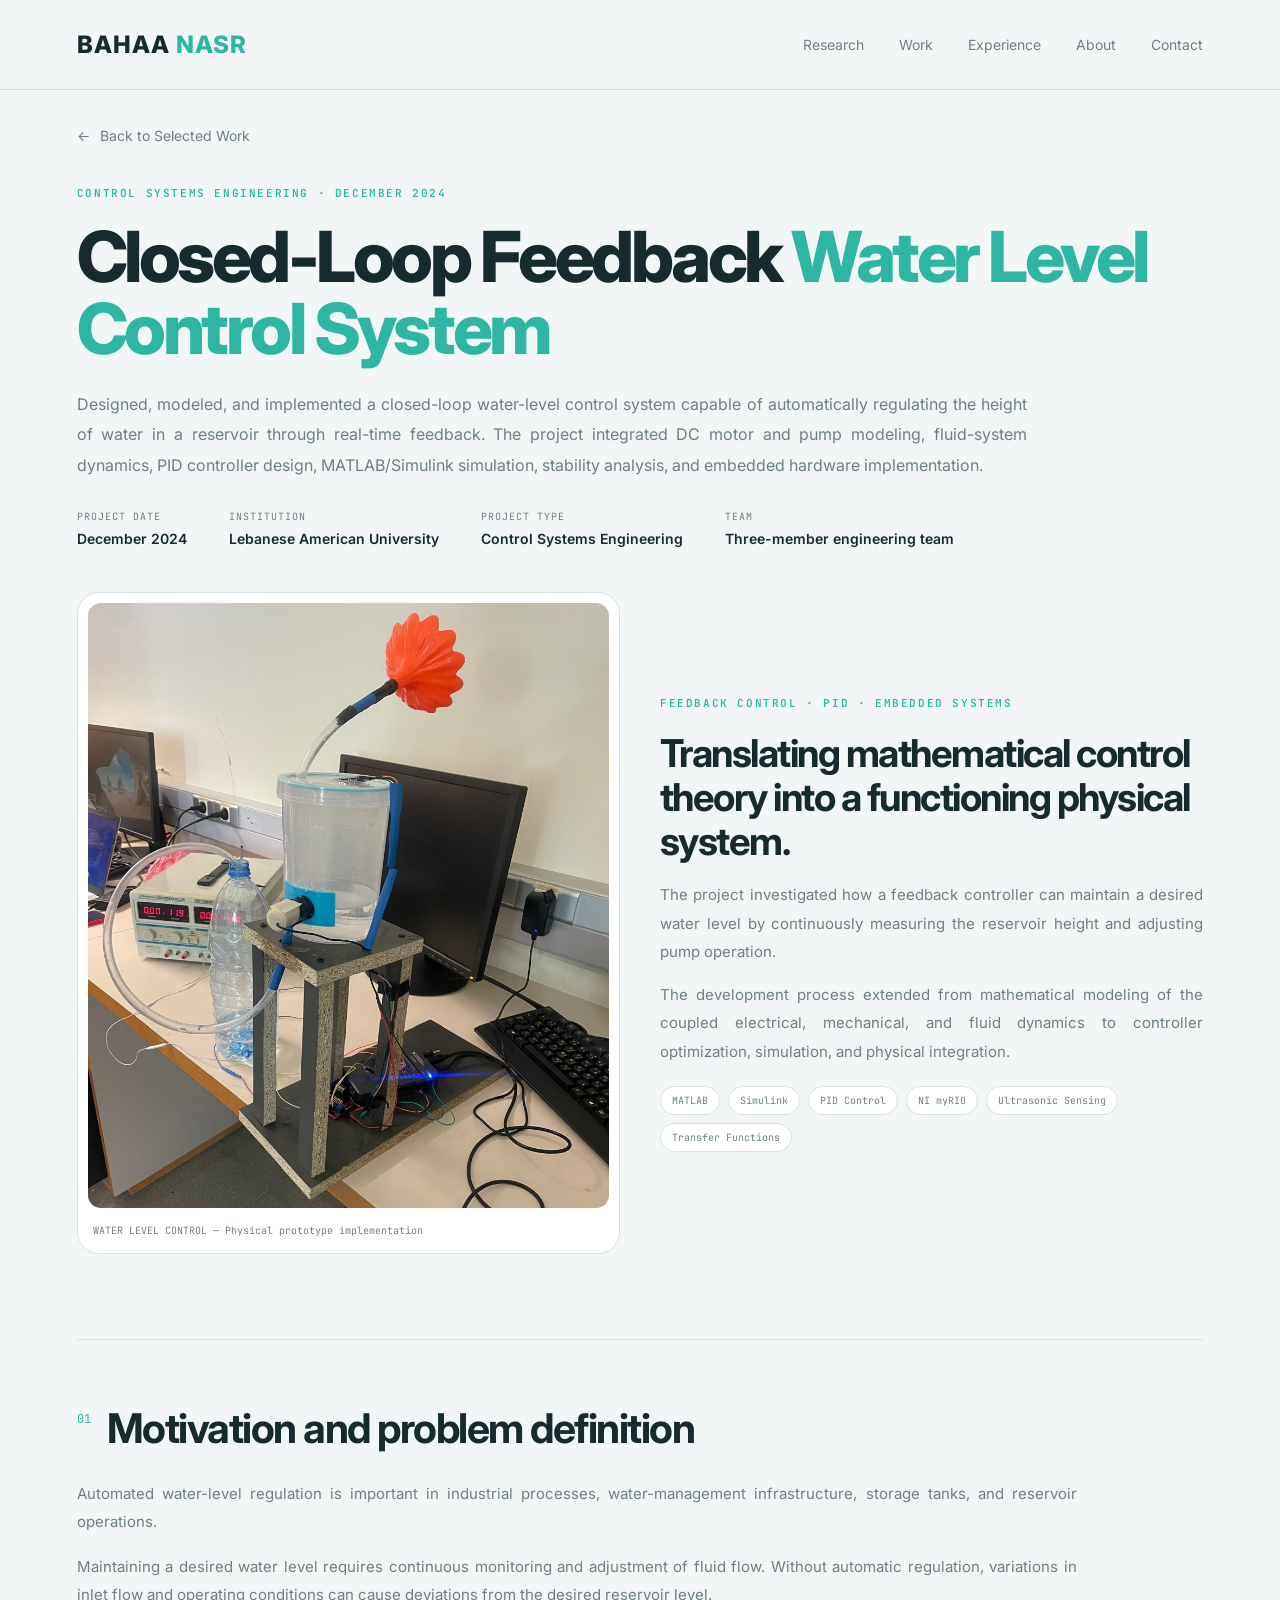
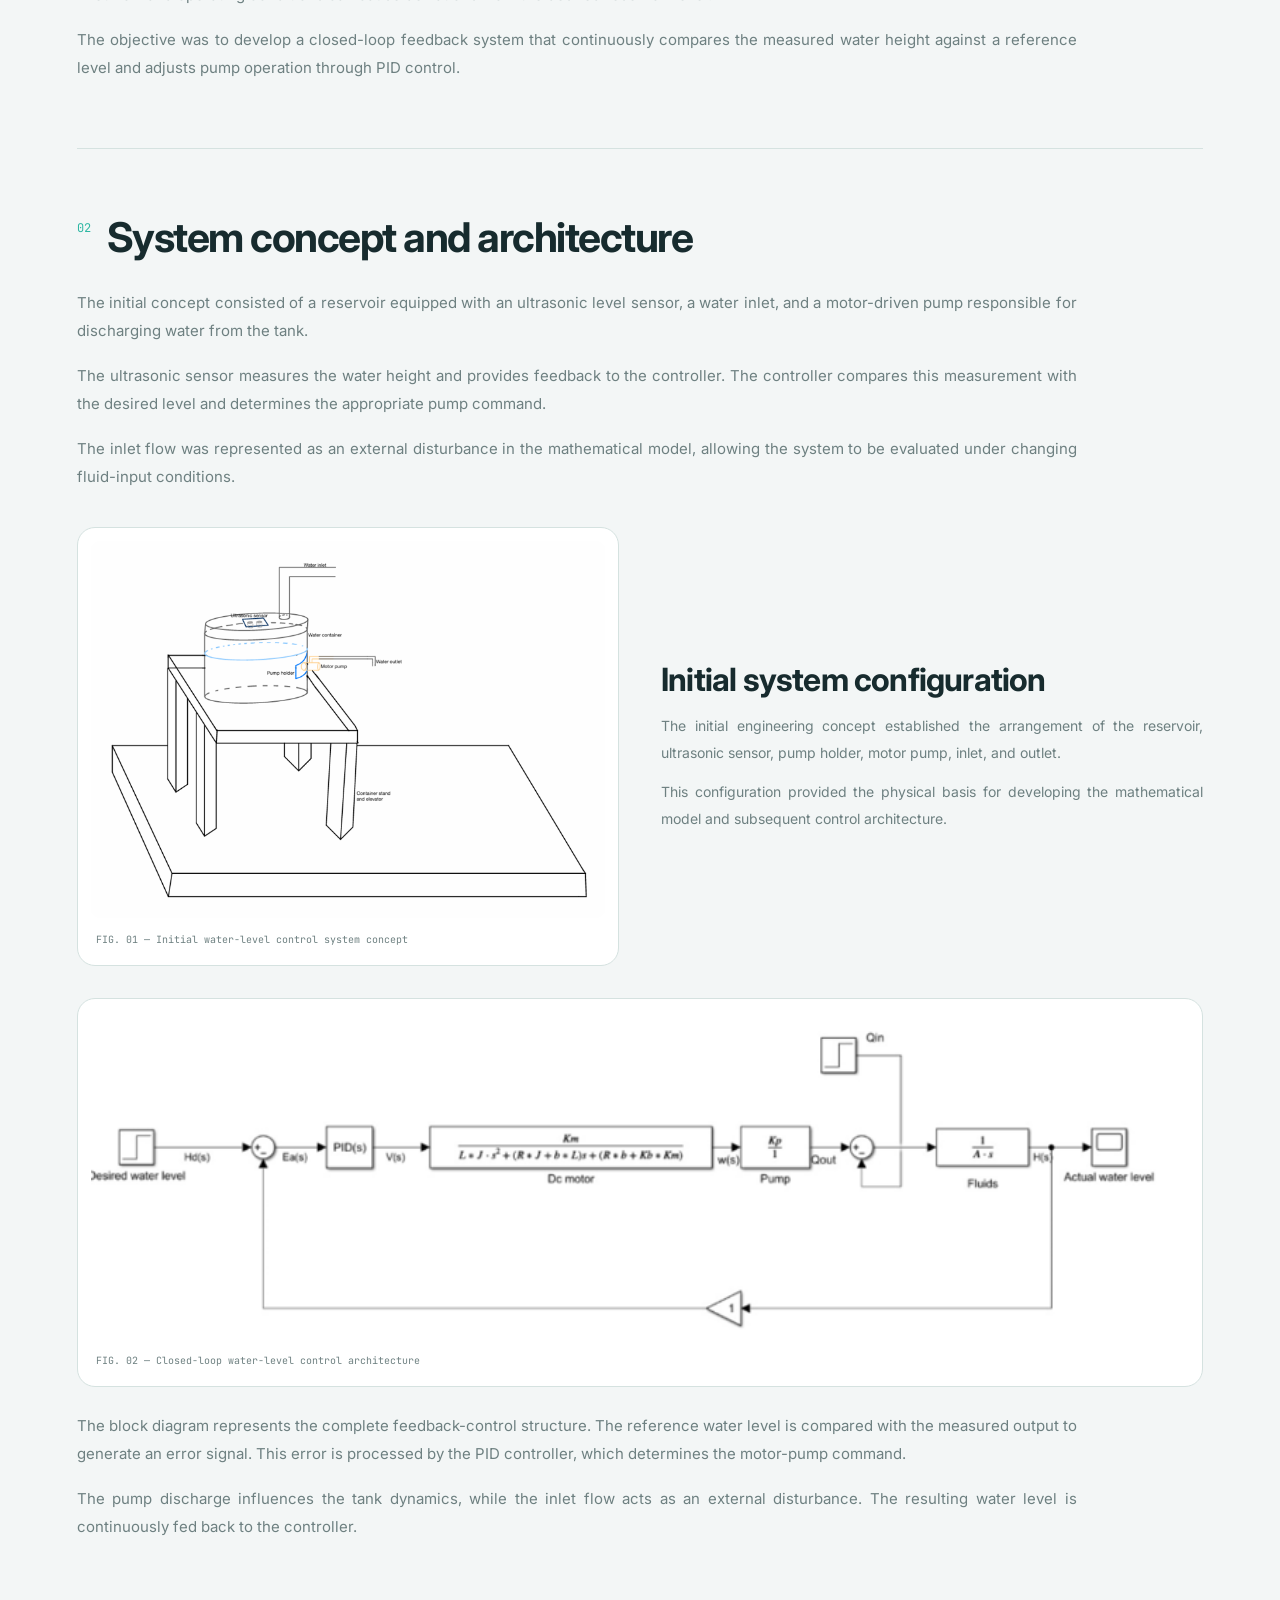
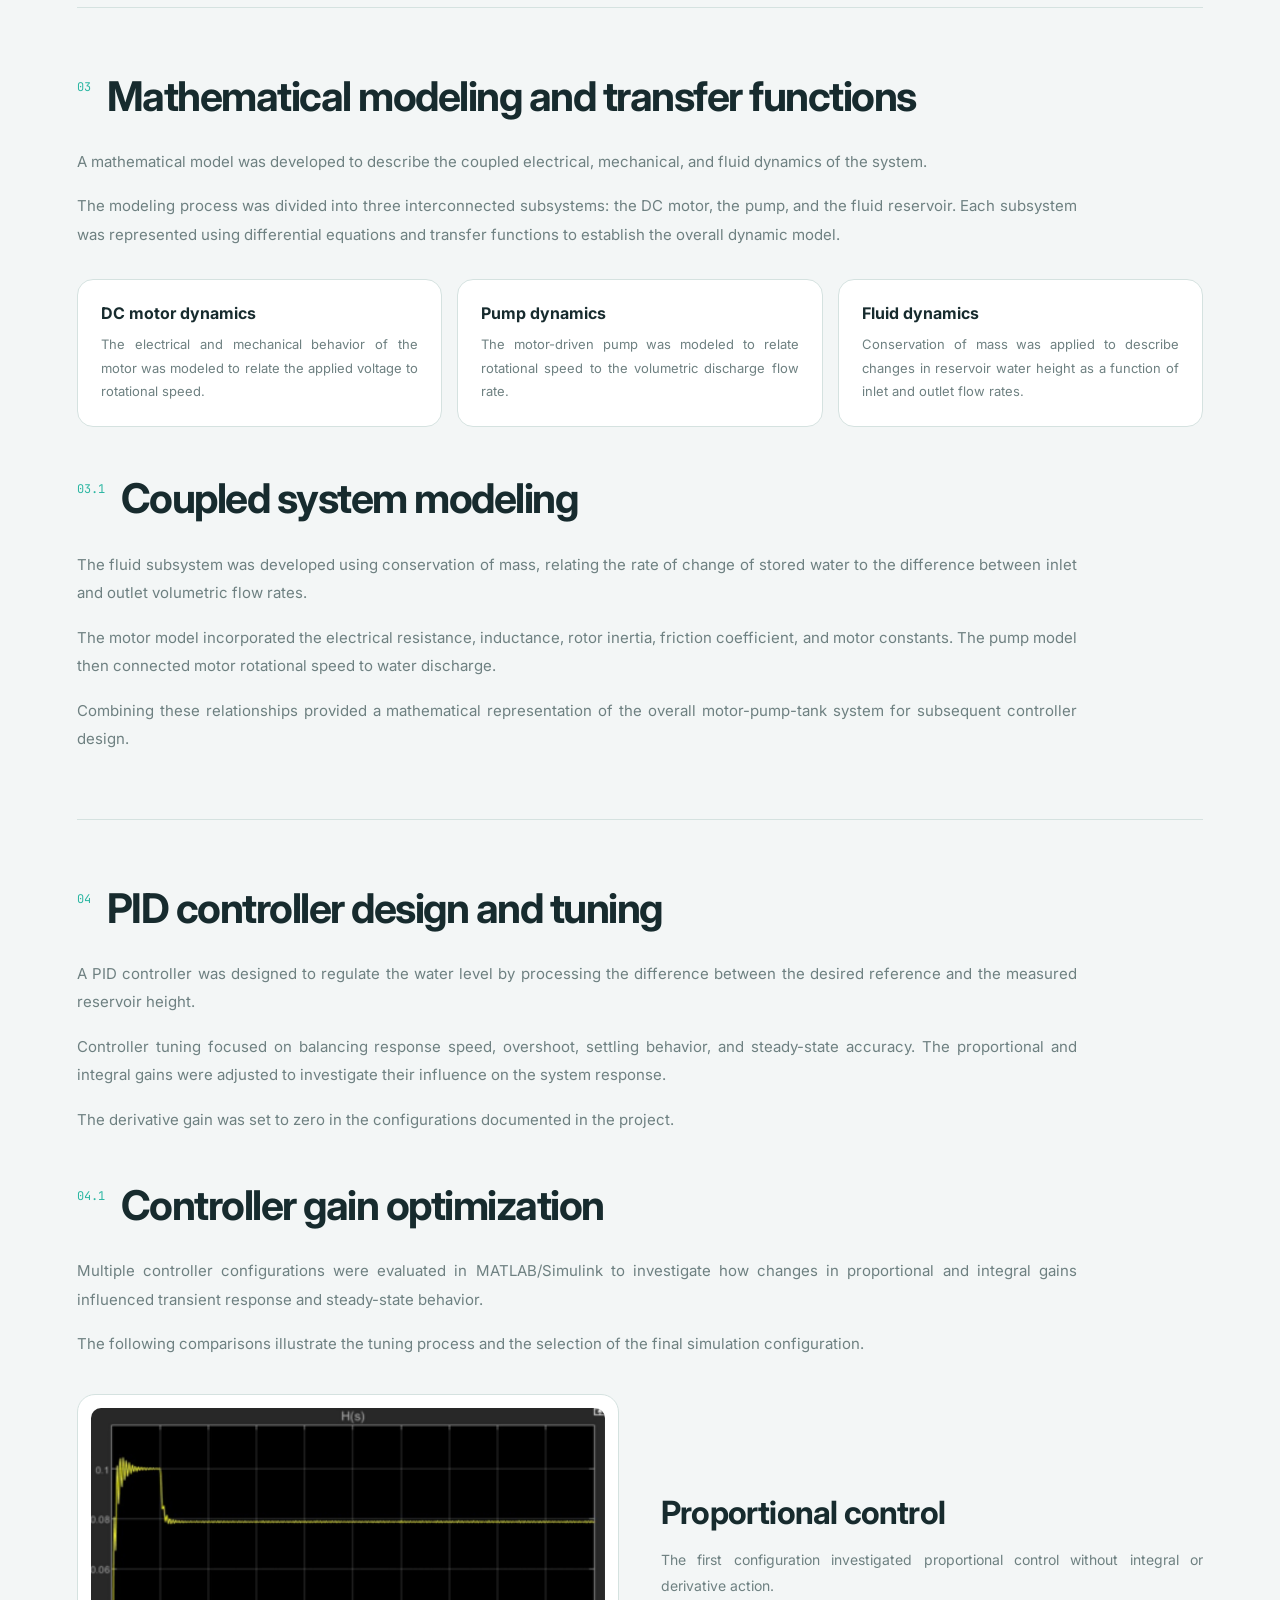
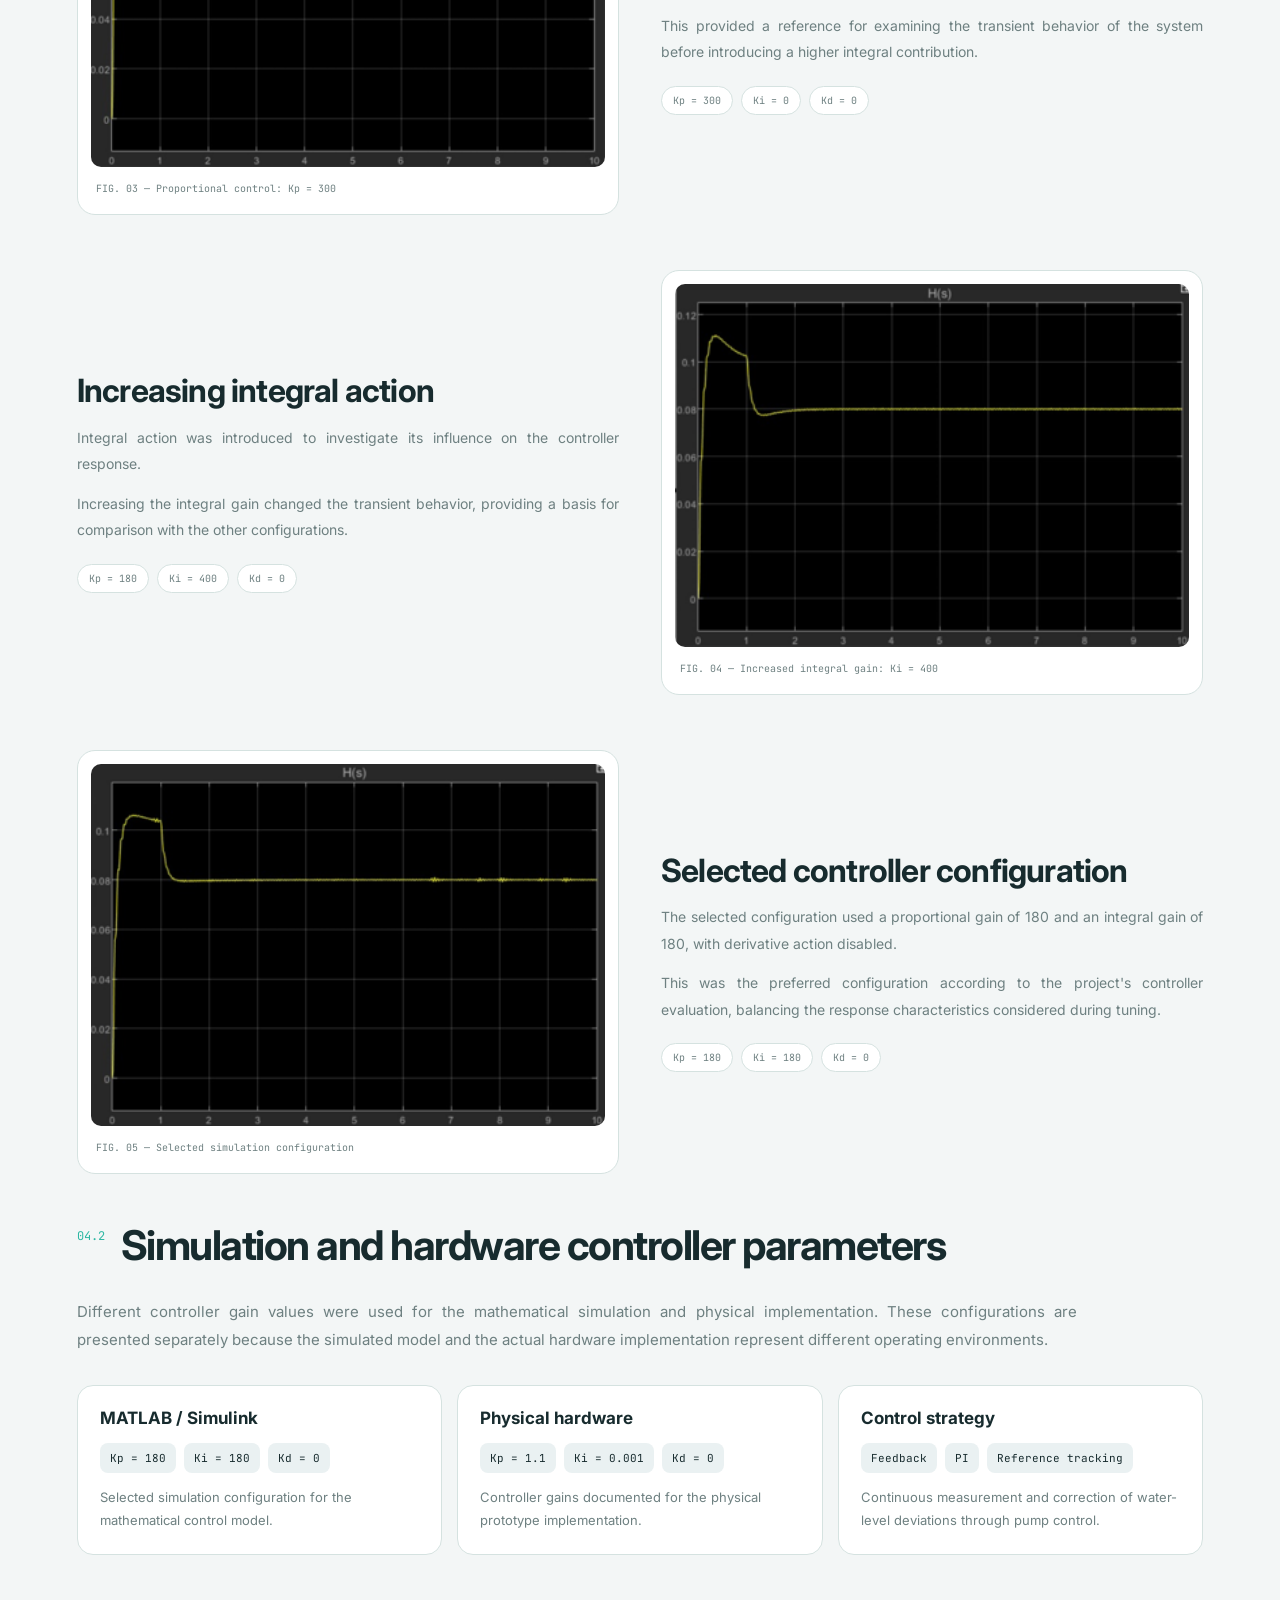
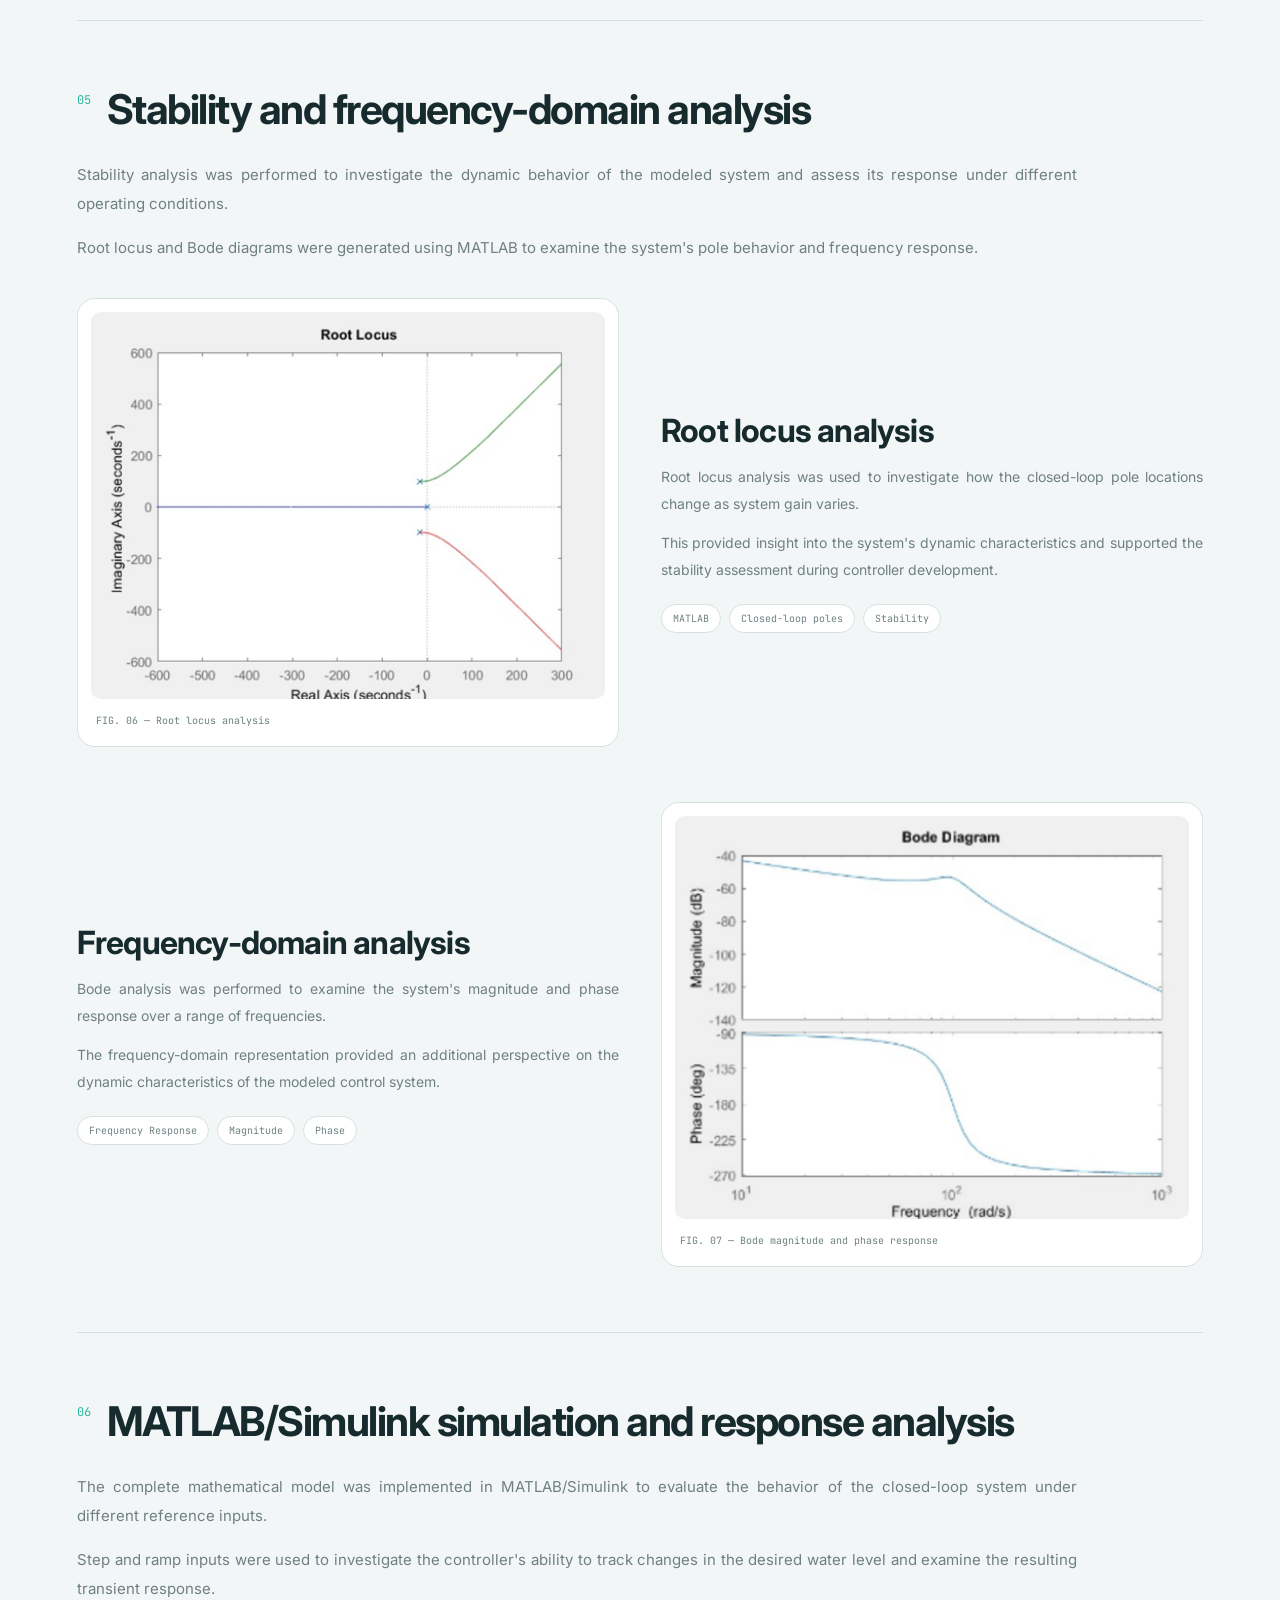
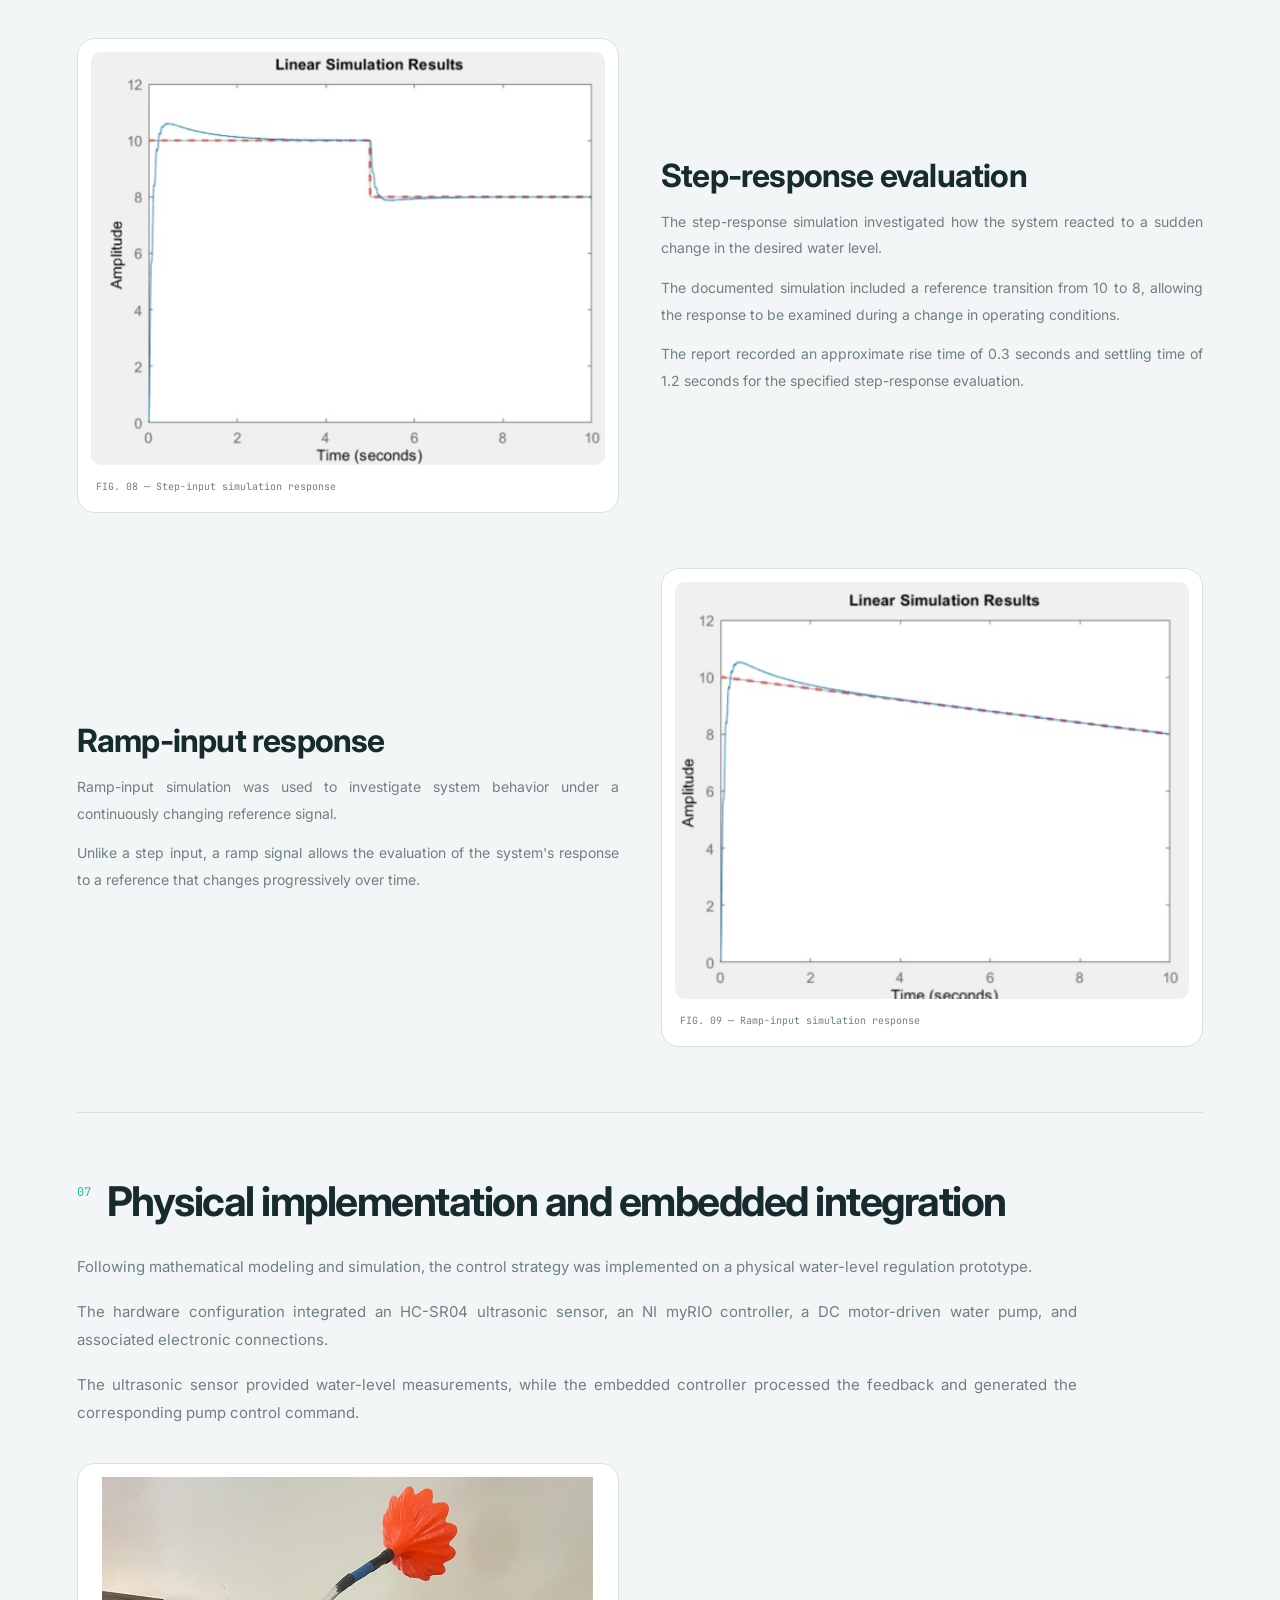
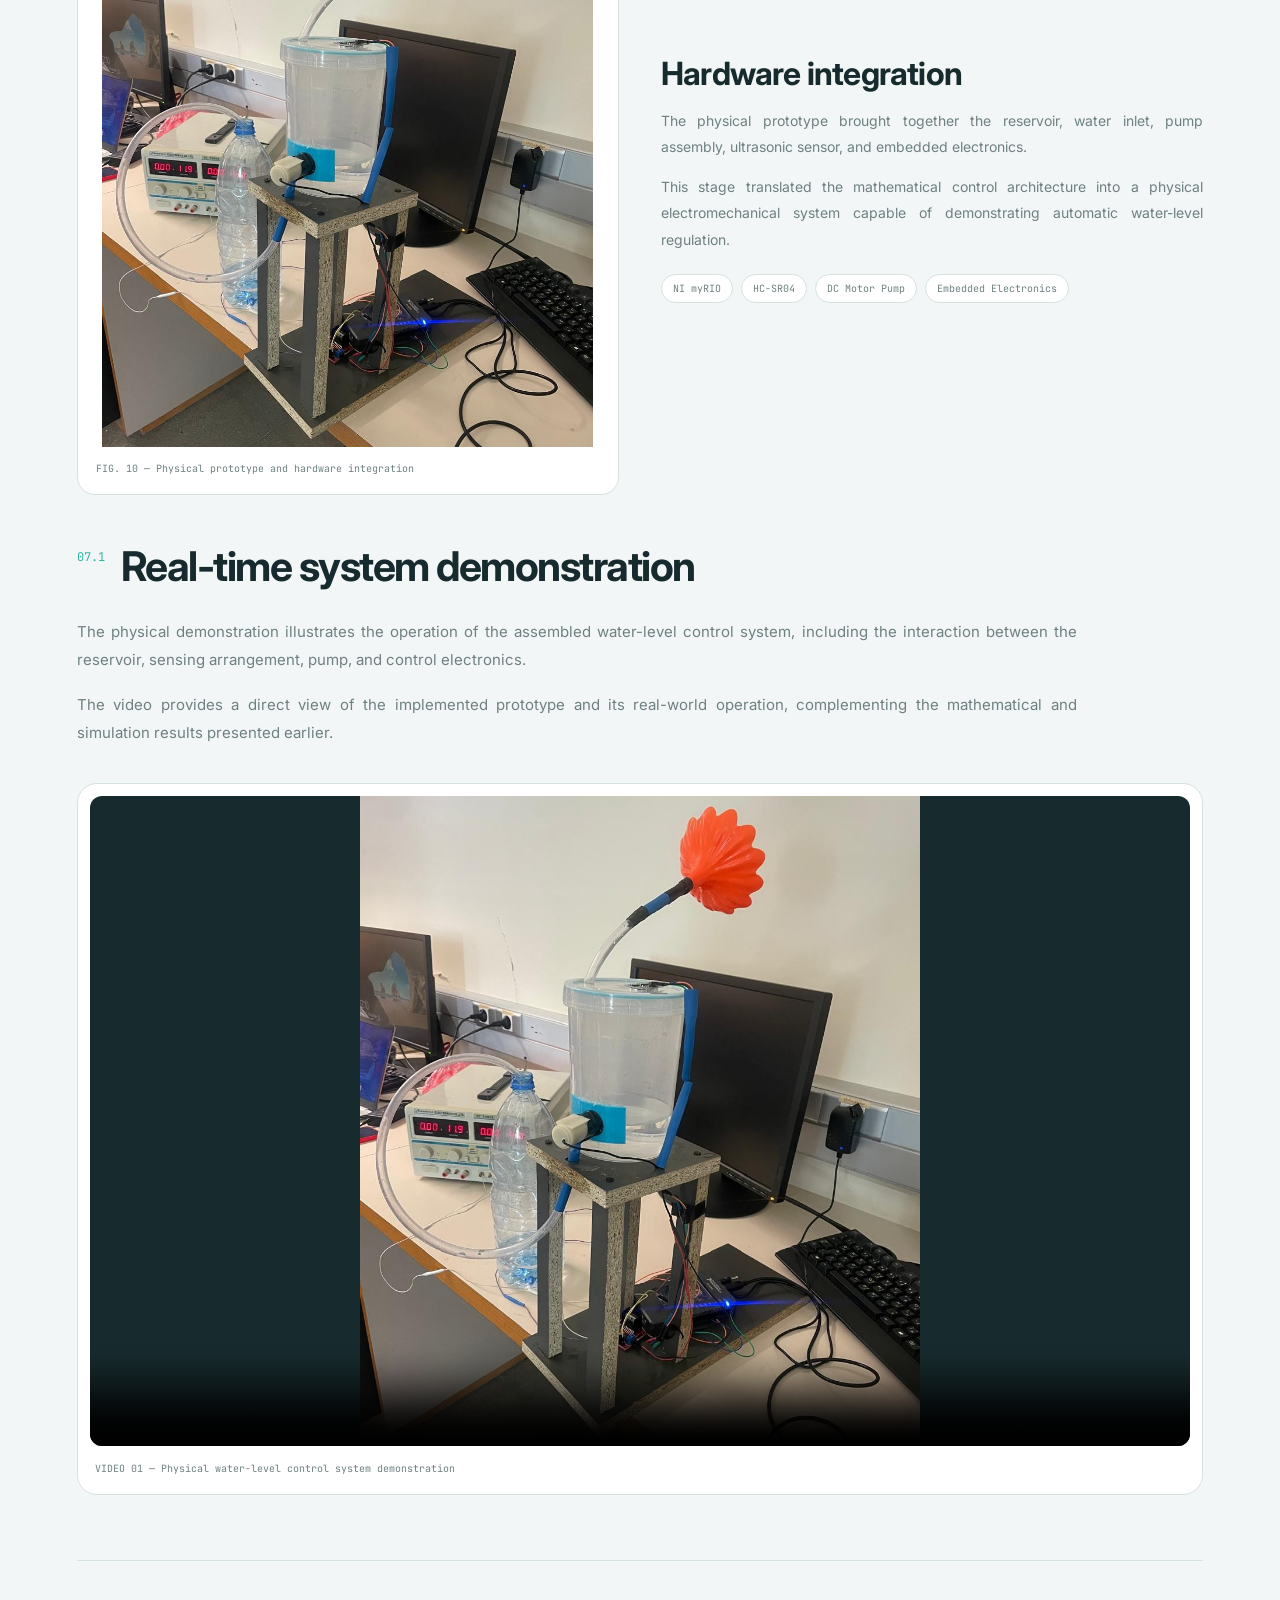
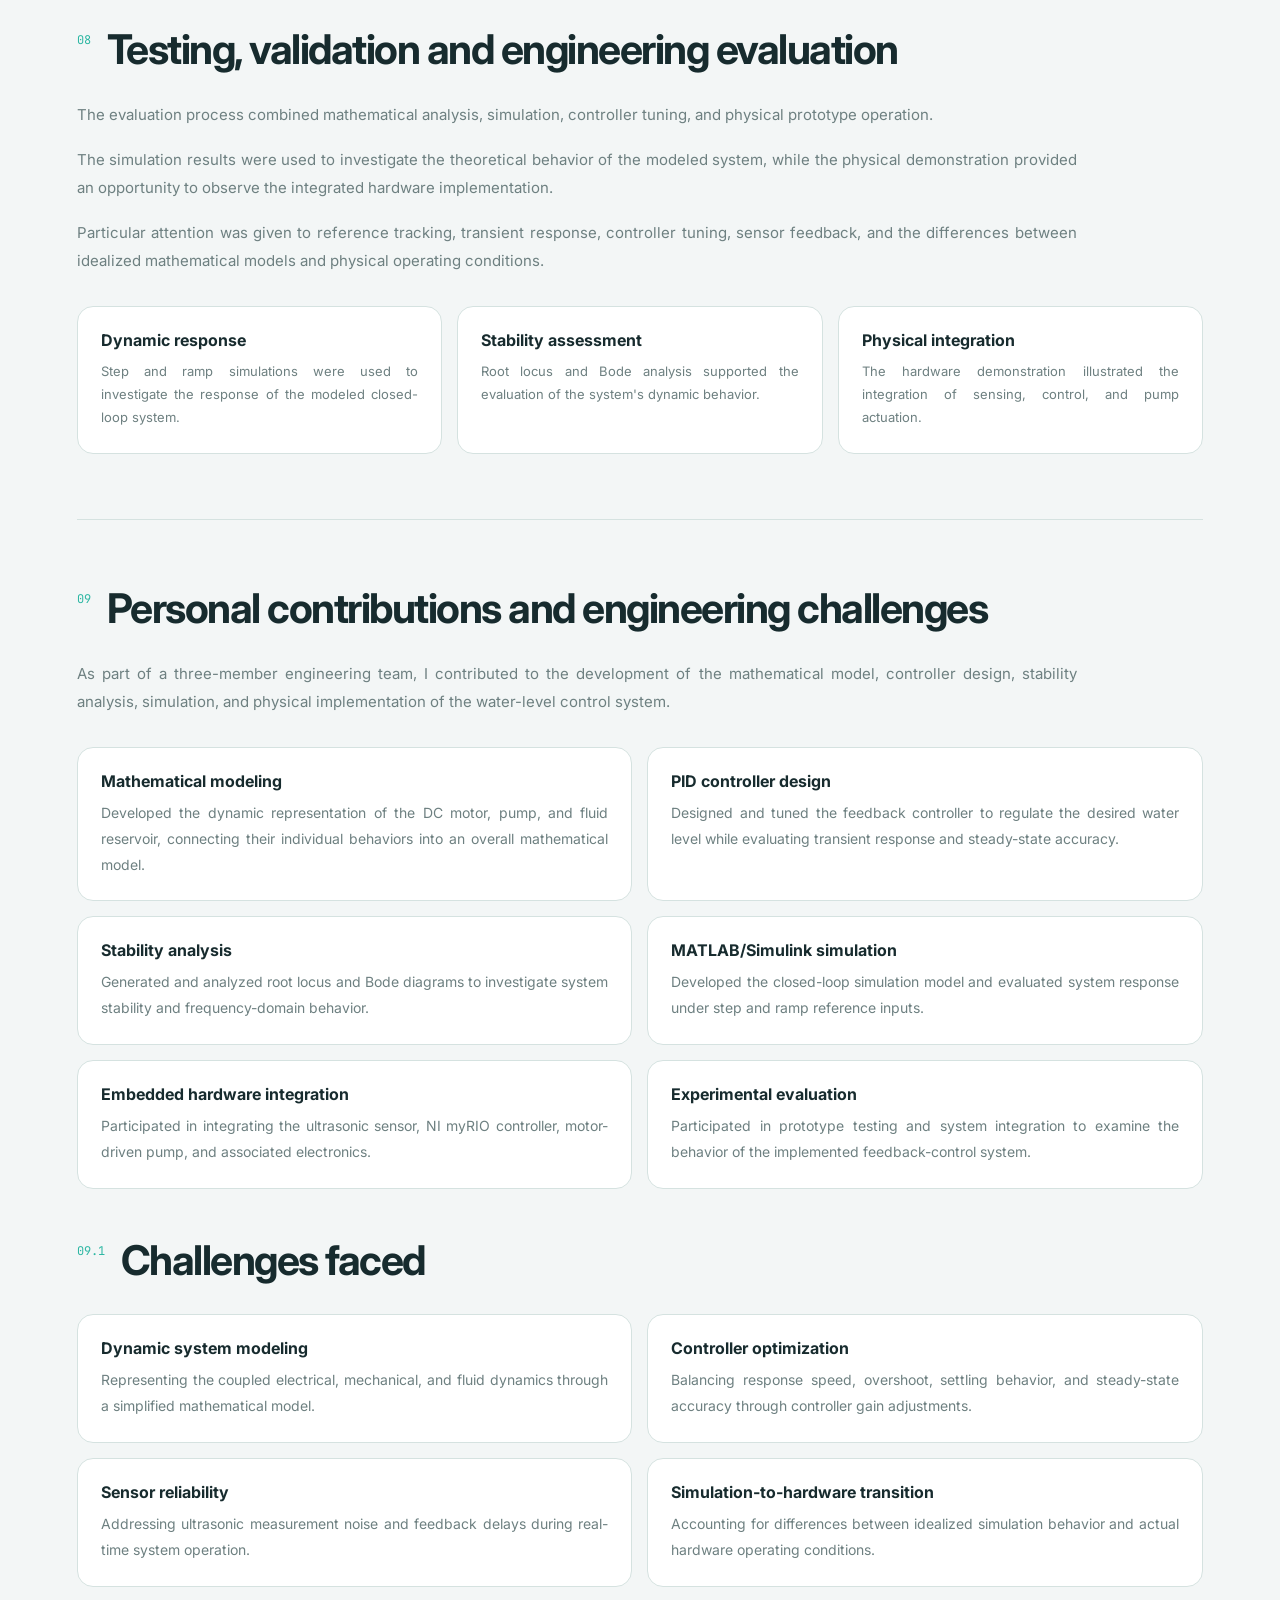
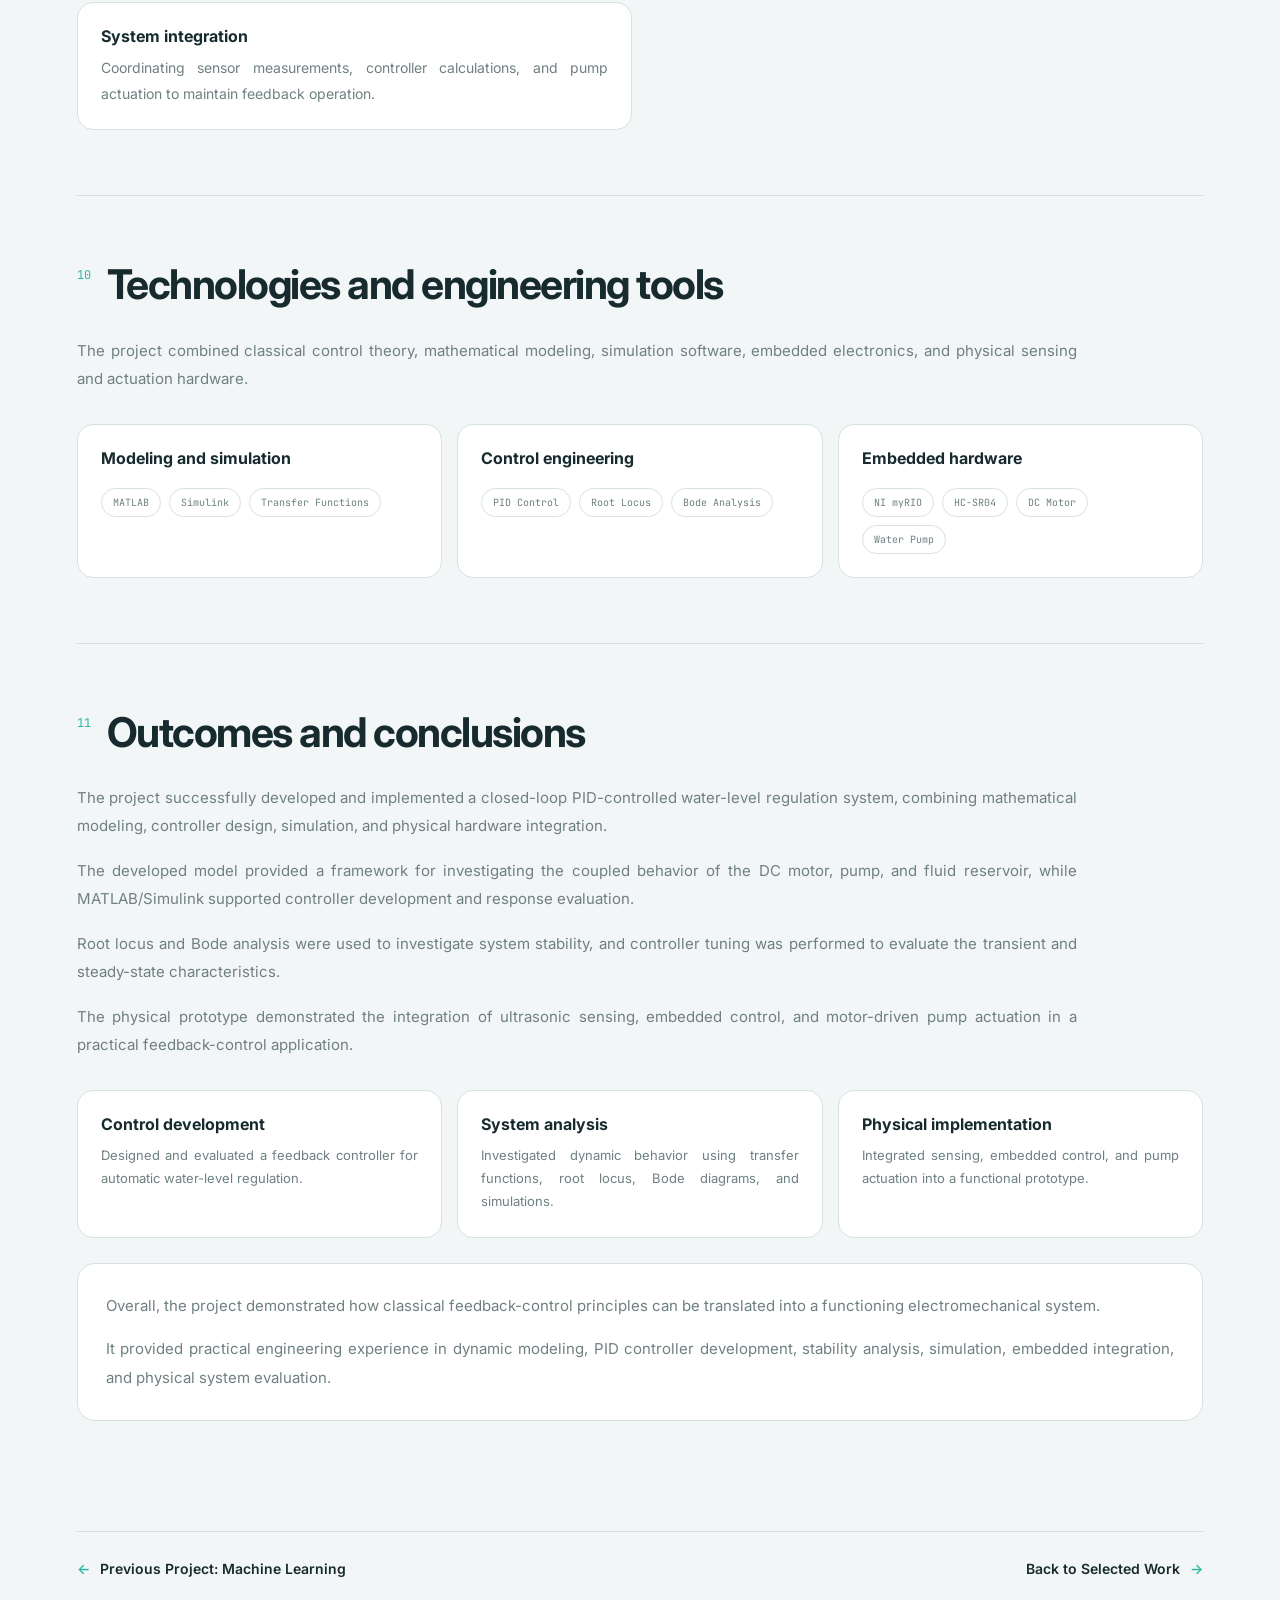
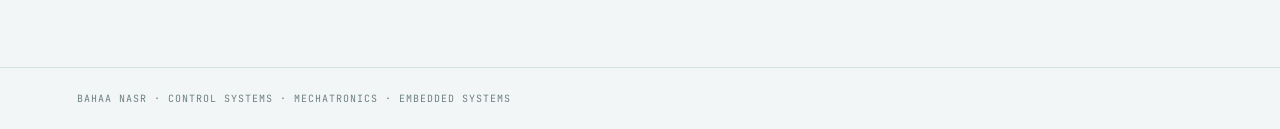
<file: projects/project-04.html>
<!DOCTYPE html>
<html lang="en">

<head>
    <meta charset="UTF-8">
    <meta name="viewport" content="width=device-width, initial-scale=1.0">

    <title>Closed-Loop Water Level Control | Bahaa Nasr</title>

    <meta name="description"
        content="Closed-loop water level control engineering project integrating mathematical modeling, PID control, MATLAB Simulink simulation, stability analysis and embedded hardware implementation.">

    <link rel="stylesheet" href="../style.css?v=5">

    <style>

        /* =====================================
           PAGE FOUNDATION
        ===================================== */

        .water-page {
            width: 88%;
            max-width: 1500px;
            margin: auto;
            padding: 35px 0 90px;
        }

        .water-back {
            display: inline-flex;
            align-items: center;
            gap: 10px;
            margin-bottom: 40px;
            color: var(--muted);
            font-size: 14px;
            text-decoration: none;
        }

        .water-back:hover,
        .water-bottom a:hover {
            color: var(--accent);
        }

        .water-kicker {
            margin-bottom: 17px;
            color: var(--accent);
            font: 600 11px/1.8 "JetBrains Mono", monospace;
            letter-spacing: 1.6px;
        }

        .water-title {
            max-width: 1100px;
            margin-bottom: 23px;
            font-size: clamp(42px, 5.5vw, 76px);
            line-height: 1.03;
            letter-spacing: -3.5px;
            font-weight: 800;
        }

        .water-title span {
            color: var(--accent);
        }

        .water-intro {
            max-width: 950px;
            color: var(--muted);
            font-size: 16px;
            line-height: 1.9;
            text-align: justify;
        }

        .water-meta {
            display: flex;
            flex-wrap: wrap;
            gap: 24px 42px;
            margin: 30px 0 45px;
        }

        .water-meta-item {
            display: flex;
            flex-direction: column;
            gap: 7px;
        }

        .water-meta-label {
            color: var(--muted);
            font: 10px "JetBrains Mono", monospace;
            letter-spacing: 1px;
        }

        .water-meta-value {
            color: var(--text);
            font-size: 14px;
            font-weight: 600;
        }

        /* =====================================
           HERO
        ===================================== */

        .water-hero {
            display: grid;
            grid-template-columns: minmax(0, 1fr) minmax(0, 1fr);
            align-items: center;
            gap: 40px;
            margin-bottom: 85px;
        }

        .water-hero-visual {
            min-width: 0;
            padding: 10px;
            background: var(--surface);
            border: 1px solid var(--border);
            border-radius: 22px;
        }

        .water-hero-visual img {
            display: block;
            width: 100%;
            height: auto;
            border-radius: 13px;
        }

        .water-hero-visual figcaption {
            padding: 14px 5px 4px;
            color: var(--muted);
            font: 10px/1.7 "JetBrains Mono", monospace;
        }

        .water-hero-copy h2 {
            margin-bottom: 18px;
            font-size: clamp(29px, 3vw, 42px);
            line-height: 1.15;
            letter-spacing: -1.5px;
        }

        .water-hero-copy > p:not(.water-kicker) {
            color: var(--muted);
            font-size: 15px;
            line-height: 1.9;
            text-align: justify;
        }

        .water-hero-copy > p + p {
            margin-top: 14px;
        }

        /* =====================================
           SECTIONS
        ===================================== */

        .water-section {
            padding: 65px 0;
            border-top: 1px solid var(--border);
            scroll-margin-top: 25px;
        }

        .water-subsection {
            padding-top: 48px;
        }

        .water-heading {
            display: flex;
            align-items: flex-start;
            gap: 16px;
            margin-bottom: 28px;
        }

        .water-number {
            flex-shrink: 0;
            padding-top: 6px;
            color: var(--accent);
            font: 12px "JetBrains Mono", monospace;
        }

        .water-heading h2 {
            color: var(--text);
            font-size: clamp(29px, 3.2vw, 43px);
            line-height: 1.15;
            letter-spacing: -1.5px;
        }

        .water-copy {
            max-width: 1000px;
            color: var(--muted);
            font-size: 15px;
            line-height: 1.9;
            text-align: justify;
        }

        .water-copy p + p {
            margin-top: 16px;
        }

        /* =====================================
           FIGURES
        ===================================== */

        .water-figure {
            min-width: 0;
            margin: 0;
            padding: 13px;
            overflow: hidden;
            background: var(--surface);
            border: 1px solid var(--border);
            border-radius: 18px;
        }

        .water-figure img {
            display: block;
            width: 100%;
            max-height: 570px;
            object-fit: contain;
            object-position: center;
            border-radius: 10px;
        }

        .water-figure figcaption {
            padding: 13px 5px 3px;
            color: var(--muted);
            font: 10px/1.8 "JetBrains Mono", monospace;
        }

        .water-wide {
            margin-top: 32px;
        }

        .water-wide img {
            max-height: 650px;
        }

        /* =====================================
           IMAGE AND TEXT LAYOUT
        ===================================== */

        .water-feature {
            display: grid;
            grid-template-columns: repeat(2, minmax(0, 1fr));
            align-items: center;
            gap: 42px;
            margin-top: 35px;
        }

        .water-feature + .water-feature {
            margin-top: 55px;
        }

        .water-feature.reverse .water-figure {
            order: 2;
        }

        .water-feature.reverse .water-feature-copy {
            order: 1;
        }

        .water-feature-copy h3 {
            margin-bottom: 14px;
            color: var(--text);
            font-size: clamp(23px, 2.5vw, 33px);
            line-height: 1.2;
            letter-spacing: -0.8px;
        }

        .water-feature-copy p {
            color: var(--muted);
            font-size: 14px;
            line-height: 1.9;
            text-align: justify;
        }

        .water-feature-copy p + p {
            margin-top: 13px;
        }

        /* =====================================
           TAGS
        ===================================== */

        .water-tags {
            display: flex;
            flex-wrap: wrap;
            gap: 8px;
            margin-top: 20px;
        }

        .water-tags span {
            padding: 7px 11px;
            color: var(--muted);
            background: var(--surface);
            border: 1px solid var(--border);
            border-radius: 40px;
            font: 10px "JetBrains Mono", monospace;
        }

        /* =====================================
           TECHNICAL CARDS
        ===================================== */

        .water-cards {
            display: grid;
            grid-template-columns: repeat(3, minmax(0, 1fr));
            gap: 15px;
            margin-top: 30px;
        }

        .water-card {
            padding: 23px;
            background: var(--surface);
            border: 1px solid var(--border);
            border-radius: 16px;
        }

        .water-card h3 {
            margin-bottom: 10px;
            color: var(--text);
            font-size: 16px;
        }

        .water-card p {
            color: var(--muted);
            font-size: 13px;
            line-height: 1.8;
            text-align: justify;
        }

        .water-metric {
            margin-bottom: 9px;
            color: var(--accent);
            font: 700 29px "JetBrains Mono", monospace;
        }

        /* =====================================
           PID GAIN CARDS
        ===================================== */

        .water-gain {
            padding: 22px;
            background: var(--surface);
            border: 1px solid var(--border);
            border-radius: 16px;
        }

        .water-gain h3 {
            margin-bottom: 15px;
            font-size: 17px;
        }

        .water-gain p {
            margin-top: 13px;
            color: var(--muted);
            font-size: 13px;
            line-height: 1.8;
        }

        .water-gain-values {
            display: flex;
            flex-wrap: wrap;
            gap: 8px;
        }

        .water-gain-values span {
            padding: 8px 10px;
            background: var(--surface-light);
            border-radius: 8px;
            color: var(--text);
            font: 11px "JetBrains Mono", monospace;
        }

        .water-gain.selected {
            border-color: rgba(45, 183, 163, 0.65);
        }

        /* =====================================
           VIDEO
        ===================================== */

        .water-video {
            margin-top: 35px;
            padding: 12px;
            background: var(--surface);
            border: 1px solid var(--border);
            border-radius: 20px;
        }

        .water-video video {
            display: block;
            width: 100%;
            max-height: 650px;
            background: #172B2E;
            border-radius: 12px;
        }

        .water-video figcaption {
            padding: 14px 5px 4px;
            color: var(--muted);
            font: 10px/1.8 "JetBrains Mono", monospace;
        }

        /* =====================================
           CONTRIBUTIONS AND CHALLENGES
        ===================================== */

        .water-grid {
            display: grid;
            grid-template-columns: repeat(2, minmax(0, 1fr));
            gap: 15px;
            margin-top: 30px;
        }

        .water-info-card {
            padding: 23px;
            background: var(--surface);
            border: 1px solid var(--border);
            border-radius: 16px;
        }

        .water-info-card h3 {
            margin-bottom: 9px;
            color: var(--text);
            font-size: 16px;
        }

        .water-info-card p {
            color: var(--muted);
            font-size: 14px;
            line-height: 1.85;
            text-align: justify;
        }

        /* =====================================
           OUTCOMES
        ===================================== */

        .water-outcome {
            padding: 28px;
            background: var(--surface);
            border: 1px solid var(--border);
            border-radius: 18px;
        }

        .water-outcome p {
            color: var(--muted);
            font-size: 15px;
            line-height: 1.9;
            text-align: justify;
        }

        .water-outcome p + p {
            margin-top: 15px;
        }

        /* =====================================
           BOTTOM NAVIGATION
        ===================================== */

        .water-bottom {
            display: flex;
            flex-wrap: wrap;
            justify-content: space-between;
            gap: 20px;
            margin-top: 45px;
            padding-top: 28px;
            border-top: 1px solid var(--border);
        }

        .water-bottom a {
            display: inline-flex;
            align-items: center;
            gap: 10px;
            color: var(--text);
            font-size: 14px;
            font-weight: 600;
            text-decoration: none;
        }

        .water-bottom span {
            color: var(--accent);
        }

        .water-footer {
            padding: 24px 6%;
            border-top: 1px solid var(--border);
            color: var(--muted);
            font: 10px "JetBrains Mono", monospace;
            letter-spacing: 1px;
        }

        /* =====================================
           RESPONSIVE
        ===================================== */

        @media (max-width: 1000px) {

            .water-page {
                width: 90%;
            }

            .water-hero {
                gap: 25px;
            }

            .water-feature {
                gap: 25px;
            }

        }

        @media (max-width: 700px) {

            .water-page {
                padding-top: 25px;
                padding-bottom: 60px;
            }

            .water-title {
                font-size: clamp(37px, 10vw, 55px);
                letter-spacing: -2px;
            }

            .water-intro {
                font-size: 14px;
            }

            .water-meta {
                gap: 20px;
            }

            .water-hero {
                grid-template-columns: 1fr;
                gap: 25px;
                margin-bottom: 55px;
            }

            .water-hero-copy h2 {
                font-size: 30px;
            }

            .water-section {
                padding: 45px 0;
            }

            .water-heading {
                gap: 12px;
            }

            .water-heading h2 {
                font-size: 29px;
            }

            .water-copy {
                font-size: 14px;
            }

            .water-feature,
            .water-grid {
                grid-template-columns: 1fr;
                gap: 22px;
            }

            .water-feature.reverse .water-figure,
            .water-feature.reverse .water-feature-copy {
                order: initial;
            }

            .water-feature-copy h3 {
                font-size: 25px;
            }

            .water-cards {
                grid-template-columns: 1fr;
            }

            .water-figure {
                padding: 8px;
                border-radius: 14px;
            }

            .water-bottom {
                flex-direction: column;
                align-items: flex-start;
            }

        }

        @media (prefers-reduced-motion: reduce) {

            *,
            *::before,
            *::after {
                transition-duration: 0.01ms !important;
                scroll-behavior: auto !important;
            }

        }

    </style>

</head>


<body>

    <!-- =====================================
         NAVIGATION
    ===================================== -->

    <header class="navbar">

        <a href="../index.html" class="logo">
            BAHAA <span>NASR</span>
        </a>

        <nav class="nav-links">
            <a href="../index.html#research">Research</a>
            <a href="../index.html#work">Work</a>
            <a href="../index.html#experience">Experience</a>
            <a href="../index.html#about">About</a>
            <a href="../index.html#contact">Contact</a>
        </nav>

    </header>


    <main class="water-page">

        <a href="../index.html#work" class="water-back">
            <span>←</span>
            Back to Selected Work
        </a>


        <!-- =====================================
             PROJECT INTRODUCTION
        ===================================== -->

        <section id="introduction">

            <p class="water-kicker">
                CONTROL SYSTEMS ENGINEERING · DECEMBER 2024
            </p>

            <h1 class="water-title">
                Closed-Loop Feedback
                <span>Water Level Control System</span>
            </h1>

            <p class="water-intro">
                Designed, modeled, and implemented a closed-loop
                water-level control system capable of automatically
                regulating the height of water in a reservoir
                through real-time feedback.

                The project integrated DC motor and pump modeling,
                fluid-system dynamics, PID controller design,
                MATLAB/Simulink simulation, stability analysis,
                and embedded hardware implementation.
            </p>

            <div class="water-meta">

                <div class="water-meta-item">
                    <span class="water-meta-label">PROJECT DATE</span>
                    <span class="water-meta-value">December 2024</span>
                </div>

                <div class="water-meta-item">
                    <span class="water-meta-label">INSTITUTION</span>
                    <span class="water-meta-value">Lebanese American University</span>
                </div>

                <div class="water-meta-item">
                    <span class="water-meta-label">PROJECT TYPE</span>
                    <span class="water-meta-value">Control Systems Engineering</span>
                </div>

                <div class="water-meta-item">
                    <span class="water-meta-label">TEAM</span>
                    <span class="water-meta-value">Three-member engineering team</span>
                </div>

            </div>

        </section>


        <!-- =====================================
             HERO
        ===================================== -->

        <section class="water-hero">

            <figure class="water-hero-visual">

                <img
                    src="../assets/images/water-level/water-level-prototype.jpg"
                    alt="Physical closed-loop water level control prototype"
                    loading="eager"
                >

                <figcaption>
                    WATER LEVEL CONTROL — Physical prototype implementation
                </figcaption>

            </figure>


            <div class="water-hero-copy">

                <p class="water-kicker">
                    FEEDBACK CONTROL · PID · EMBEDDED SYSTEMS
                </p>

                <h2>
                    Translating mathematical control theory into a functioning physical system.
                </h2>

                <p>
                    The project investigated how a feedback
                    controller can maintain a desired water
                    level by continuously measuring the
                    reservoir height and adjusting pump
                    operation.
                </p>

                <p>
                    The development process extended from
                    mathematical modeling of the coupled
                    electrical, mechanical, and fluid
                    dynamics to controller optimization,
                    simulation, and physical integration.
                </p>

                <div class="water-tags">
                    <span>MATLAB</span>
                    <span>Simulink</span>
                    <span>PID Control</span>
                    <span>NI myRIO</span>
                    <span>Ultrasonic Sensing</span>
                    <span>Transfer Functions</span>
                </div>

            </div>

        </section>


        <!-- =====================================
             01 — MOTIVATION
        ===================================== -->

        <section class="water-section" id="motivation">

            <div class="water-heading">
                <span class="water-number">01</span>
                <h2>Motivation and problem definition</h2>
            </div>

            <div class="water-copy">

                <p>
                    Automated water-level regulation is
                    important in industrial processes,
                    water-management infrastructure,
                    storage tanks, and reservoir
                    operations.
                </p>

                <p>
                    Maintaining a desired water level
                    requires continuous monitoring
                    and adjustment of fluid flow.
                    Without automatic regulation,
                    variations in inlet flow and
                    operating conditions can cause
                    deviations from the desired
                    reservoir level.
                </p>

                <p>
                    The objective was to develop
                    a closed-loop feedback system
                    that continuously compares
                    the measured water height
                    against a reference level
                    and adjusts pump operation
                    through PID control.
                </p>

            </div>

        </section>


        <!-- =====================================
             02 — SYSTEM CONCEPT
        ===================================== -->

        <section class="water-section" id="system-concept">

            <div class="water-heading">
                <span class="water-number">02</span>
                <h2>System concept and architecture</h2>
            </div>

            <div class="water-copy">

                <p>
                    The initial concept consisted
                    of a reservoir equipped with
                    an ultrasonic level sensor,
                    a water inlet, and a motor-driven
                    pump responsible for discharging
                    water from the tank.
                </p>

                <p>
                    The ultrasonic sensor measures
                    the water height and provides
                    feedback to the controller.
                    The controller compares this
                    measurement with the desired
                    level and determines the
                    appropriate pump command.
                </p>

                <p>
                    The inlet flow was represented
                    as an external disturbance
                    in the mathematical model,
                    allowing the system to be
                    evaluated under changing
                    fluid-input conditions.
                </p>

            </div>


            <div class="water-feature">

                <figure class="water-figure">

                    <img
                        src="../assets/images/water-level/water-level-system-sketch.png"
                        alt="Initial water level control system engineering sketch"
                        loading="lazy"
                    >

                    <figcaption>
                        FIG. 01 — Initial water-level control system concept
                    </figcaption>

                </figure>


                <div class="water-feature-copy">

                    <h3>Initial system configuration</h3>

                    <p>
                        The initial engineering
                        concept established
                        the arrangement of the
                        reservoir, ultrasonic
                        sensor, pump holder,
                        motor pump, inlet,
                        and outlet.
                    </p>

                    <p>
                        This configuration
                        provided the physical
                        basis for developing
                        the mathematical model
                        and subsequent
                        control architecture.
                    </p>

                </div>

            </div>


            <figure class="water-figure water-wide">

                <img
                    src="../assets/images/water-level/water-level-block-diagram.png"
                    alt="Closed-loop water-level control system block diagram"
                    loading="lazy"
                >

                <figcaption>
                    FIG. 02 — Closed-loop water-level control architecture
                </figcaption>

            </figure>


            <div class="water-copy" style="margin-top:25px;">

                <p>
                    The block diagram represents
                    the complete feedback-control
                    structure. The reference
                    water level is compared
                    with the measured output
                    to generate an error signal.
                    This error is processed
                    by the PID controller,
                    which determines the
                    motor-pump command.
                </p>

                <p>
                    The pump discharge influences
                    the tank dynamics, while
                    the inlet flow acts as
                    an external disturbance.
                    The resulting water level
                    is continuously fed back
                    to the controller.
                </p>

            </div>

        </section>


        <!-- =====================================
             03 — MATHEMATICAL MODELING
        ===================================== -->

        <section class="water-section" id="modeling">

            <div class="water-heading">
                <span class="water-number">03</span>
                <h2>Mathematical modeling and transfer functions</h2>
            </div>

            <div class="water-copy">

                <p>
                    A mathematical model was
                    developed to describe
                    the coupled electrical,
                    mechanical, and fluid
                    dynamics of the system.
                </p>

                <p>
                    The modeling process
                    was divided into three
                    interconnected subsystems:
                    the DC motor, the pump,
                    and the fluid reservoir.
                    Each subsystem was
                    represented using
                    differential equations
                    and transfer functions
                    to establish the
                    overall dynamic model.
                </p>

            </div>


            <div class="water-cards">

                <article class="water-card">

                    <h3>DC motor dynamics</h3>

                    <p>
                        The electrical and
                        mechanical behavior
                        of the motor was
                        modeled to relate
                        the applied voltage
                        to rotational speed.
                    </p>

                </article>


                <article class="water-card">

                    <h3>Pump dynamics</h3>

                    <p>
                        The motor-driven pump
                        was modeled to relate
                        rotational speed
                        to the volumetric
                        discharge flow rate.
                    </p>

                </article>


                <article class="water-card">

                    <h3>Fluid dynamics</h3>

                    <p>
                        Conservation of mass
                        was applied to describe
                        changes in reservoir
                        water height as a
                        function of inlet
                        and outlet flow rates.
                    </p>

                </article>

            </div>


            <div class="water-subsection">

                <div class="water-heading">
                    <span class="water-number">03.1</span>
                    <h2>Coupled system modeling</h2>
                </div>

                <div class="water-copy">

                    <p>
                        The fluid subsystem
                        was developed using
                        conservation of mass,
                        relating the rate
                        of change of stored
                        water to the difference
                        between inlet and
                        outlet volumetric
                        flow rates.
                    </p>

                    <p>
                        The motor model
                        incorporated the
                        electrical resistance,
                        inductance, rotor
                        inertia, friction
                        coefficient, and
                        motor constants.
                        The pump model then
                        connected motor
                        rotational speed
                        to water discharge.
                    </p>

                    <p>
                        Combining these
                        relationships provided
                        a mathematical
                        representation of
                        the overall motor-pump-tank
                        system for subsequent
                        controller design.
                    </p>

                </div>

            </div>

        </section>


        <!-- =====================================
             04 — PID CONTROL
        ===================================== -->

        <section class="water-section" id="pid-control">

            <div class="water-heading">
                <span class="water-number">04</span>
                <h2>PID controller design and tuning</h2>
            </div>

            <div class="water-copy">

                <p>
                    A PID controller was
                    designed to regulate
                    the water level by
                    processing the difference
                    between the desired
                    reference and the
                    measured reservoir height.
                </p>

                <p>
                    Controller tuning
                    focused on balancing
                    response speed, overshoot,
                    settling behavior,
                    and steady-state accuracy.
                    The proportional and
                    integral gains were
                    adjusted to investigate
                    their influence on
                    the system response.
                </p>

                <p>
                    The derivative gain
                    was set to zero in
                    the configurations
                    documented in the
                    project.
                </p>

            </div>


            <div class="water-subsection">

                <div class="water-heading">
                    <span class="water-number">04.1</span>
                    <h2>Controller gain optimization</h2>
                </div>

                <div class="water-copy">

                    <p>
                        Multiple controller
                        configurations were
                        evaluated in MATLAB/Simulink
                        to investigate how
                        changes in proportional
                        and integral gains
                        influenced transient
                        response and steady-state
                        behavior.
                    </p>

                    <p>
                        The following comparisons
                        illustrate the tuning
                        process and the selection
                        of the final simulation
                        configuration.
                    </p>

                </div>


                <div class="water-feature">

                    <figure class="water-figure">

                        <img
                            src="../assets/images/water-level/water-level-tuning-p.png"
                            alt="Water level response with proportional controller gain"
                            loading="lazy"
                        >

                        <figcaption>
                            FIG. 03 — Proportional control: Kp = 300
                        </figcaption>

                    </figure>


                    <div class="water-feature-copy">

                        <h3>Proportional control</h3>

                        <p>
                            The first configuration
                            investigated proportional
                            control without integral
                            or derivative action.
                        </p>

                        <p>
                            This provided a reference
                            for examining the
                            transient behavior
                            of the system before
                            introducing a higher
                            integral contribution.
                        </p>

                        <div class="water-tags">
                            <span>Kp = 300</span>
                            <span>Ki = 0</span>
                            <span>Kd = 0</span>
                        </div>

                    </div>

                </div>


                <div class="water-feature reverse">

                    <figure class="water-figure">

                        <img
                            src="../assets/images/water-level/water-level-tuning-pi-high.png"
                            alt="Water level response with increased integral controller gain"
                            loading="lazy"
                        >

                        <figcaption>
                            FIG. 04 — Increased integral gain: Ki = 400
                        </figcaption>

                    </figure>


                    <div class="water-feature-copy">

                        <h3>Increasing integral action</h3>

                        <p>
                            Integral action
                            was introduced
                            to investigate
                            its influence
                            on the controller
                            response.
                        </p>

                        <p>
                            Increasing the
                            integral gain
                            changed the transient
                            behavior, providing
                            a basis for comparison
                            with the other
                            configurations.
                        </p>

                        <div class="water-tags">
                            <span>Kp = 180</span>
                            <span>Ki = 400</span>
                            <span>Kd = 0</span>
                        </div>

                    </div>

                </div>


                <div class="water-feature">

                    <figure class="water-figure">

                        <img
                            src="../assets/images/water-level/water-level-tuning-optimal.png"
                            alt="Selected water level PI controller tuning response"
                            loading="lazy"
                        >

                        <figcaption>
                            FIG. 05 — Selected simulation configuration
                        </figcaption>

                    </figure>


                    <div class="water-feature-copy">

                        <h3>Selected controller configuration</h3>

                        <p>
                            The selected configuration
                            used a proportional gain
                            of 180 and an integral
                            gain of 180, with
                            derivative action
                            disabled.
                        </p>

                        <p>
                            This was the preferred
                            configuration according
                            to the project's
                            controller evaluation,
                            balancing the response
                            characteristics
                            considered during tuning.
                        </p>

                        <div class="water-tags">
                            <span>Kp = 180</span>
                            <span>Ki = 180</span>
                            <span>Kd = 0</span>
                        </div>

                    </div>

                </div>

            </div>


            <div class="water-subsection">

                <div class="water-heading">
                    <span class="water-number">04.2</span>
                    <h2>Simulation and hardware controller parameters</h2>
                </div>

                <div class="water-copy">

                    <p>
                        Different controller
                        gain values were used
                        for the mathematical
                        simulation and physical
                        implementation.
                        These configurations
                        are presented separately
                        because the simulated
                        model and the actual
                        hardware implementation
                        represent different
                        operating environments.
                    </p>

                </div>


                <div class="water-cards">

                    <article class="water-gain">

                        <h3>MATLAB / Simulink</h3>

                        <div class="water-gain-values">
                            <span>Kp = 180</span>
                            <span>Ki = 180</span>
                            <span>Kd = 0</span>
                        </div>

                        <p>
                            Selected simulation
                            configuration for
                            the mathematical
                            control model.
                        </p>

                    </article>


                    <article class="water-gain">

                        <h3>Physical hardware</h3>

                        <div class="water-gain-values">
                            <span>Kp = 1.1</span>
                            <span>Ki = 0.001</span>
                            <span>Kd = 0</span>
                        </div>

                        <p>
                            Controller gains
                            documented for
                            the physical
                            prototype implementation.
                        </p>

                    </article>


                    <article class="water-gain">

                        <h3>Control strategy</h3>

                        <div class="water-gain-values">
                            <span>Feedback</span>
                            <span>PI</span>
                            <span>Reference tracking</span>
                        </div>

                        <p>
                            Continuous measurement
                            and correction of
                            water-level deviations
                            through pump control.
                        </p>

                    </article>

                </div>

            </div>

        </section>


        <!-- =====================================
             05 — STABILITY ANALYSIS
        ===================================== -->

        <section class="water-section" id="stability">

            <div class="water-heading">
                <span class="water-number">05</span>
                <h2>Stability and frequency-domain analysis</h2>
            </div>

            <div class="water-copy">

                <p>
                    Stability analysis was
                    performed to investigate
                    the dynamic behavior
                    of the modeled system
                    and assess its response
                    under different operating
                    conditions.
                </p>

                <p>
                    Root locus and Bode
                    diagrams were generated
                    using MATLAB to examine
                    the system's pole
                    behavior and frequency
                    response.
                </p>

            </div>


            <div class="water-feature">

                <figure class="water-figure">

                    <img
                        src="../assets/images/water-level/water-level-root-locus.png"
                        alt="Root locus analysis of the water level control system"
                        loading="lazy"
                    >

                    <figcaption>
                        FIG. 06 — Root locus analysis
                    </figcaption>

                </figure>


                <div class="water-feature-copy">

                    <h3>Root locus analysis</h3>

                    <p>
                        Root locus analysis
                        was used to investigate
                        how the closed-loop
                        pole locations change
                        as system gain varies.
                    </p>

                    <p>
                        This provided insight
                        into the system's
                        dynamic characteristics
                        and supported the
                        stability assessment
                        during controller
                        development.
                    </p>

                    <div class="water-tags">
                        <span>MATLAB</span>
                        <span>Closed-loop poles</span>
                        <span>Stability</span>
                    </div>

                </div>

            </div>


            <div class="water-feature reverse">

                <figure class="water-figure">

                    <img
                        src="../assets/images/water-level/water-level-bode-diagram.png"
                        alt="Bode magnitude and phase response of the water level system"
                        loading="lazy"
                    >

                    <figcaption>
                        FIG. 07 — Bode magnitude and phase response
                    </figcaption>

                </figure>


                <div class="water-feature-copy">

                    <h3>Frequency-domain analysis</h3>

                    <p>
                        Bode analysis was
                        performed to examine
                        the system's magnitude
                        and phase response
                        over a range of
                        frequencies.
                    </p>

                    <p>
                        The frequency-domain
                        representation provided
                        an additional perspective
                        on the dynamic
                        characteristics
                        of the modeled
                        control system.
                    </p>

                    <div class="water-tags">
                        <span>Frequency Response</span>
                        <span>Magnitude</span>
                        <span>Phase</span>
                    </div>

                </div>

            </div>

        </section>


        <!-- =====================================
             06 — SIMULATION
        ===================================== -->

        <section class="water-section" id="simulation">

            <div class="water-heading">
                <span class="water-number">06</span>
                <h2>MATLAB/Simulink simulation and response analysis</h2>
            </div>

            <div class="water-copy">

                <p>
                    The complete mathematical
                    model was implemented
                    in MATLAB/Simulink
                    to evaluate the behavior
                    of the closed-loop
                    system under different
                    reference inputs.
                </p>

                <p>
                    Step and ramp inputs
                    were used to investigate
                    the controller's ability
                    to track changes in
                    the desired water level
                    and examine the resulting
                    transient response.
                </p>

            </div>


            <div class="water-feature">

                <figure class="water-figure">

                    <img
                        src="../assets/images/water-level/water-level-step-response.png"
                        alt="Simulated step response of the water level control system"
                        loading="lazy"
                    >

                    <figcaption>
                        FIG. 08 — Step-input simulation response
                    </figcaption>

                </figure>


                <div class="water-feature-copy">

                    <h3>Step-response evaluation</h3>

                    <p>
                        The step-response
                        simulation investigated
                        how the system reacted
                        to a sudden change
                        in the desired
                        water level.
                    </p>

                    <p>
                        The documented
                        simulation included
                        a reference transition
                        from 10 to 8,
                        allowing the
                        response to be
                        examined during
                        a change in
                        operating conditions.
                    </p>

                    <p>
                        The report recorded
                        an approximate rise
                        time of 0.3 seconds
                        and settling time
                        of 1.2 seconds
                        for the specified
                        step-response
                        evaluation.
                    </p>

                </div>

            </div>


            <div class="water-feature reverse">

                <figure class="water-figure">

                    <img
                        src="../assets/images/water-level/water-level-ramp-response.png"
                        alt="Simulated ramp-input response of the water level system"
                        loading="lazy"
                    >

                    <figcaption>
                        FIG. 09 — Ramp-input simulation response
                    </figcaption>

                </figure>


                <div class="water-feature-copy">

                    <h3>Ramp-input response</h3>

                    <p>
                        Ramp-input simulation
                        was used to investigate
                        system behavior under
                        a continuously changing
                        reference signal.
                    </p>

                    <p>
                        Unlike a step input,
                        a ramp signal allows
                        the evaluation of
                        the system's response
                        to a reference
                        that changes
                        progressively
                        over time.
                    </p>

                </div>

            </div>

        </section>


        <!-- =====================================
             07 — EMBEDDED IMPLEMENTATION
        ===================================== -->

        <section class="water-section" id="implementation">

            <div class="water-heading">
                <span class="water-number">07</span>
                <h2>Physical implementation and embedded integration</h2>
            </div>

            <div class="water-copy">

                <p>
                    Following mathematical
                    modeling and simulation,
                    the control strategy
                    was implemented on
                    a physical water-level
                    regulation prototype.
                </p>

                <p>
                    The hardware configuration
                    integrated an HC-SR04
                    ultrasonic sensor,
                    an NI myRIO controller,
                    a DC motor-driven
                    water pump, and
                    associated electronic
                    connections.
                </p>

                <p>
                    The ultrasonic sensor
                    provided water-level
                    measurements, while
                    the embedded controller
                    processed the feedback
                    and generated the
                    corresponding pump
                    control command.
                </p>

            </div>


            <div class="water-feature">

                <figure class="water-figure">

                    <img
                        src="../assets/images/water-level/water-level-prototype.jpg"
                        alt="Assembled physical water-level control prototype"
                        loading="lazy"
                    >

                    <figcaption>
                        FIG. 10 — Physical prototype and hardware integration
                    </figcaption>

                </figure>


                <div class="water-feature-copy">

                    <h3>Hardware integration</h3>

                    <p>
                        The physical prototype
                        brought together
                        the reservoir,
                        water inlet,
                        pump assembly,
                        ultrasonic sensor,
                        and embedded
                        electronics.
                    </p>

                    <p>
                        This stage translated
                        the mathematical
                        control architecture
                        into a physical
                        electromechanical
                        system capable
                        of demonstrating
                        automatic water-level
                        regulation.
                    </p>

                    <div class="water-tags">
                        <span>NI myRIO</span>
                        <span>HC-SR04</span>
                        <span>DC Motor Pump</span>
                        <span>Embedded Electronics</span>
                    </div>

                </div>

            </div>


            <!-- REAL-TIME VIDEO -->

            <div class="water-subsection">

                <div class="water-heading">
                    <span class="water-number">07.1</span>
                    <h2>Real-time system demonstration</h2>
                </div>

                <div class="water-copy">

                    <p>
                        The physical demonstration
                        illustrates the operation
                        of the assembled
                        water-level control
                        system, including
                        the interaction
                        between the reservoir,
                        sensing arrangement,
                        pump, and control
                        electronics.
                    </p>

                    <p>
                        The video provides
                        a direct view of
                        the implemented
                        prototype and its
                        real-world operation,
                        complementing
                        the mathematical
                        and simulation
                        results presented
                        earlier.
                    </p>

                </div>


                <figure class="water-video">

                    <video
                        controls
                        preload="metadata"
                        playsinline
                        poster="../assets/images/water-level/water-level-prototype.jpg"
                    >

                        <source
                            src="../assets/videos/water-level/water-level-control-demo.mp4"
                            type="video/mp4"
                        >

                        Your browser does not support HTML5 video.

                    </video>

                    <figcaption>
                        VIDEO 01 — Physical water-level control system demonstration
                    </figcaption>

                </figure>

            </div>

        </section>


        <!-- =====================================
             08 — VALIDATION
        ===================================== -->

        <section class="water-section" id="validation">

            <div class="water-heading">
                <span class="water-number">08</span>
                <h2>Testing, validation and engineering evaluation</h2>
            </div>

            <div class="water-copy">

                <p>
                    The evaluation process
                    combined mathematical
                    analysis, simulation,
                    controller tuning,
                    and physical
                    prototype operation.
                </p>

                <p>
                    The simulation results
                    were used to investigate
                    the theoretical behavior
                    of the modeled system,
                    while the physical
                    demonstration provided
                    an opportunity to
                    observe the integrated
                    hardware implementation.
                </p>

                <p>
                    Particular attention
                    was given to reference
                    tracking, transient
                    response, controller
                    tuning, sensor feedback,
                    and the differences
                    between idealized
                    mathematical models
                    and physical
                    operating conditions.
                </p>

            </div>


            <div class="water-cards">

                <article class="water-card">

                    <h3>Dynamic response</h3>

                    <p>
                        Step and ramp
                        simulations were
                        used to investigate
                        the response of
                        the modeled
                        closed-loop system.
                    </p>

                </article>


                <article class="water-card">

                    <h3>Stability assessment</h3>

                    <p>
                        Root locus and
                        Bode analysis
                        supported the
                        evaluation of
                        the system's
                        dynamic behavior.
                    </p>

                </article>


                <article class="water-card">

                    <h3>Physical integration</h3>

                    <p>
                        The hardware
                        demonstration
                        illustrated the
                        integration of
                        sensing, control,
                        and pump actuation.
                    </p>

                </article>

            </div>

        </section>


        <!-- =====================================
             09 — PERSONAL CONTRIBUTIONS
        ===================================== -->

        <section class="water-section" id="contributions">

            <div class="water-heading">
                <span class="water-number">09</span>
                <h2>Personal contributions and engineering challenges</h2>
            </div>

            <div class="water-copy">

                <p>
                    As part of a
                    three-member engineering
                    team, I contributed
                    to the development
                    of the mathematical
                    model, controller
                    design, stability
                    analysis, simulation,
                    and physical
                    implementation
                    of the water-level
                    control system.
                </p>

            </div>


            <div class="water-grid">

                <article class="water-info-card">

                    <h3>Mathematical modeling</h3>

                    <p>
                        Developed the
                        dynamic representation
                        of the DC motor,
                        pump, and fluid
                        reservoir, connecting
                        their individual
                        behaviors into
                        an overall
                        mathematical model.
                    </p>

                </article>


                <article class="water-info-card">

                    <h3>PID controller design</h3>

                    <p>
                        Designed and
                        tuned the feedback
                        controller to
                        regulate the
                        desired water
                        level while
                        evaluating transient
                        response and
                        steady-state
                        accuracy.
                    </p>

                </article>


                <article class="water-info-card">

                    <h3>Stability analysis</h3>

                    <p>
                        Generated and
                        analyzed root
                        locus and Bode
                        diagrams to
                        investigate
                        system stability
                        and frequency-domain
                        behavior.
                    </p>

                </article>


                <article class="water-info-card">

                    <h3>MATLAB/Simulink simulation</h3>

                    <p>
                        Developed the
                        closed-loop
                        simulation model
                        and evaluated
                        system response
                        under step
                        and ramp
                        reference inputs.
                    </p>

                </article>


                <article class="water-info-card">

                    <h3>Embedded hardware integration</h3>

                    <p>
                        Participated
                        in integrating
                        the ultrasonic
                        sensor, NI myRIO
                        controller,
                        motor-driven
                        pump, and
                        associated
                        electronics.
                    </p>

                </article>


                <article class="water-info-card">

                    <h3>Experimental evaluation</h3>

                    <p>
                        Participated
                        in prototype
                        testing and
                        system integration
                        to examine
                        the behavior
                        of the implemented
                        feedback-control
                        system.
                    </p>

                </article>

            </div>


            <div class="water-subsection">

                <div class="water-heading">
                    <span class="water-number">09.1</span>
                    <h2>Challenges faced</h2>
                </div>


                <div class="water-grid">

                    <article class="water-info-card">

                        <h3>Dynamic system modeling</h3>

                        <p>
                            Representing
                            the coupled
                            electrical,
                            mechanical,
                            and fluid
                            dynamics
                            through
                            a simplified
                            mathematical
                            model.
                        </p>

                    </article>


                    <article class="water-info-card">

                        <h3>Controller optimization</h3>

                        <p>
                            Balancing
                            response speed,
                            overshoot,
                            settling behavior,
                            and steady-state
                            accuracy through
                            controller
                            gain adjustments.
                        </p>

                    </article>


                    <article class="water-info-card">

                        <h3>Sensor reliability</h3>

                        <p>
                            Addressing
                            ultrasonic
                            measurement
                            noise and
                            feedback delays
                            during real-time
                            system operation.
                        </p>

                    </article>


                    <article class="water-info-card">

                        <h3>Simulation-to-hardware transition</h3>

                        <p>
                            Accounting
                            for differences
                            between idealized
                            simulation
                            behavior and
                            actual hardware
                            operating
                            conditions.
                        </p>

                    </article>


                    <article class="water-info-card">

                        <h3>System integration</h3>

                        <p>
                            Coordinating
                            sensor measurements,
                            controller
                            calculations,
                            and pump
                            actuation
                            to maintain
                            feedback
                            operation.
                        </p>

                    </article>

                </div>

            </div>

        </section>


        <!-- =====================================
             10 — TECHNOLOGIES
        ===================================== -->

        <section class="water-section" id="technologies">

            <div class="water-heading">
                <span class="water-number">10</span>
                <h2>Technologies and engineering tools</h2>
            </div>

            <div class="water-copy">

                <p>
                    The project combined
                    classical control
                    theory, mathematical
                    modeling, simulation
                    software, embedded
                    electronics, and
                    physical sensing
                    and actuation
                    hardware.
                </p>

            </div>


            <div class="water-cards">

                <article class="water-card">

                    <h3>Modeling and simulation</h3>

                    <div class="water-tags">
                        <span>MATLAB</span>
                        <span>Simulink</span>
                        <span>Transfer Functions</span>
                    </div>

                </article>


                <article class="water-card">

                    <h3>Control engineering</h3>

                    <div class="water-tags">
                        <span>PID Control</span>
                        <span>Root Locus</span>
                        <span>Bode Analysis</span>
                    </div>

                </article>


                <article class="water-card">

                    <h3>Embedded hardware</h3>

                    <div class="water-tags">
                        <span>NI myRIO</span>
                        <span>HC-SR04</span>
                        <span>DC Motor</span>
                        <span>Water Pump</span>
                    </div>

                </article>

            </div>

        </section>


        <!-- =====================================
             11 — OUTCOMES
        ===================================== -->

        <section class="water-section" id="outcomes">

            <div class="water-heading">
                <span class="water-number">11</span>
                <h2>Outcomes and conclusions</h2>
            </div>

            <div class="water-copy">

                <p>
                    The project successfully
                    developed and implemented
                    a closed-loop PID-controlled
                    water-level regulation
                    system, combining
                    mathematical modeling,
                    controller design,
                    simulation, and
                    physical hardware
                    integration.
                </p>

                <p>
                    The developed model
                    provided a framework
                    for investigating
                    the coupled behavior
                    of the DC motor,
                    pump, and fluid
                    reservoir, while
                    MATLAB/Simulink
                    supported controller
                    development and
                    response evaluation.
                </p>

                <p>
                    Root locus and Bode
                    analysis were used
                    to investigate system
                    stability, and
                    controller tuning
                    was performed
                    to evaluate the
                    transient and
                    steady-state
                    characteristics.
                </p>

                <p>
                    The physical prototype
                    demonstrated the
                    integration of
                    ultrasonic sensing,
                    embedded control,
                    and motor-driven
                    pump actuation
                    in a practical
                    feedback-control
                    application.
                </p>

            </div>


            <div class="water-cards">

                <article class="water-card">

                    <h3>Control development</h3>

                    <p>
                        Designed and
                        evaluated
                        a feedback
                        controller
                        for automatic
                        water-level
                        regulation.
                    </p>

                </article>


                <article class="water-card">

                    <h3>System analysis</h3>

                    <p>
                        Investigated
                        dynamic behavior
                        using transfer
                        functions,
                        root locus,
                        Bode diagrams,
                        and simulations.
                    </p>

                </article>


                <article class="water-card">

                    <h3>Physical implementation</h3>

                    <p>
                        Integrated
                        sensing,
                        embedded
                        control,
                        and pump
                        actuation
                        into a
                        functional
                        prototype.
                    </p>

                </article>

            </div>


            <div class="water-outcome" style="margin-top:25px;">

                <p>
                    Overall, the project
                    demonstrated how
                    classical feedback-control
                    principles can
                    be translated
                    into a functioning
                    electromechanical
                    system.
                </p>

                <p>
                    It provided practical
                    engineering experience
                    in dynamic modeling,
                    PID controller
                    development,
                    stability analysis,
                    simulation,
                    embedded integration,
                    and physical
                    system evaluation.
                </p>

            </div>

        </section>


        <!-- =====================================
             BOTTOM NAVIGATION
        ===================================== -->

        <div class="water-bottom">

            <a href="project-03.html">
                <span>←</span>
                Previous Project: Machine Learning
            </a>

            <a href="../index.html#work">
                Back to Selected Work
                <span>→</span>
            </a>

        </div>

    </main>


    <!-- =====================================
         FOOTER
    ===================================== -->

    <footer class="water-footer">
        BAHAA NASR · CONTROL SYSTEMS · MECHATRONICS · EMBEDDED SYSTEMS
    </footer>


</body>

</html>
</file>
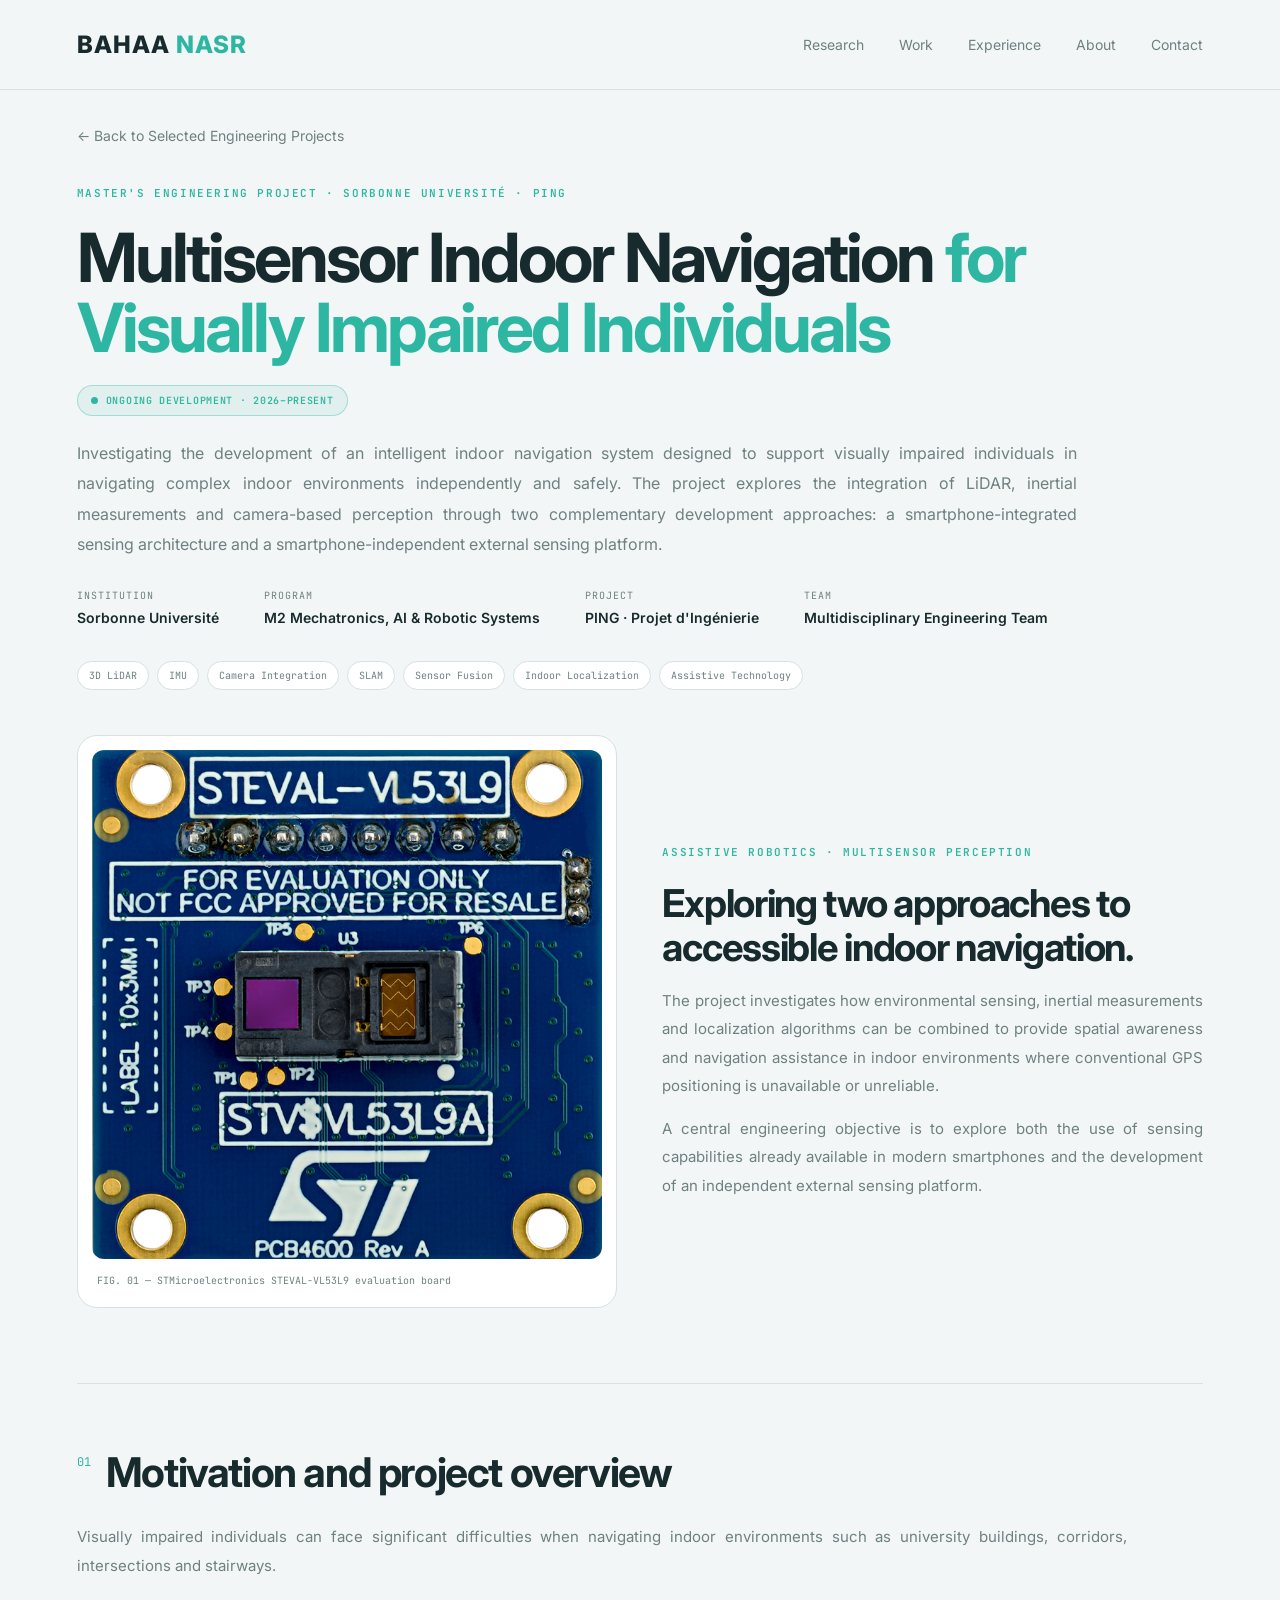
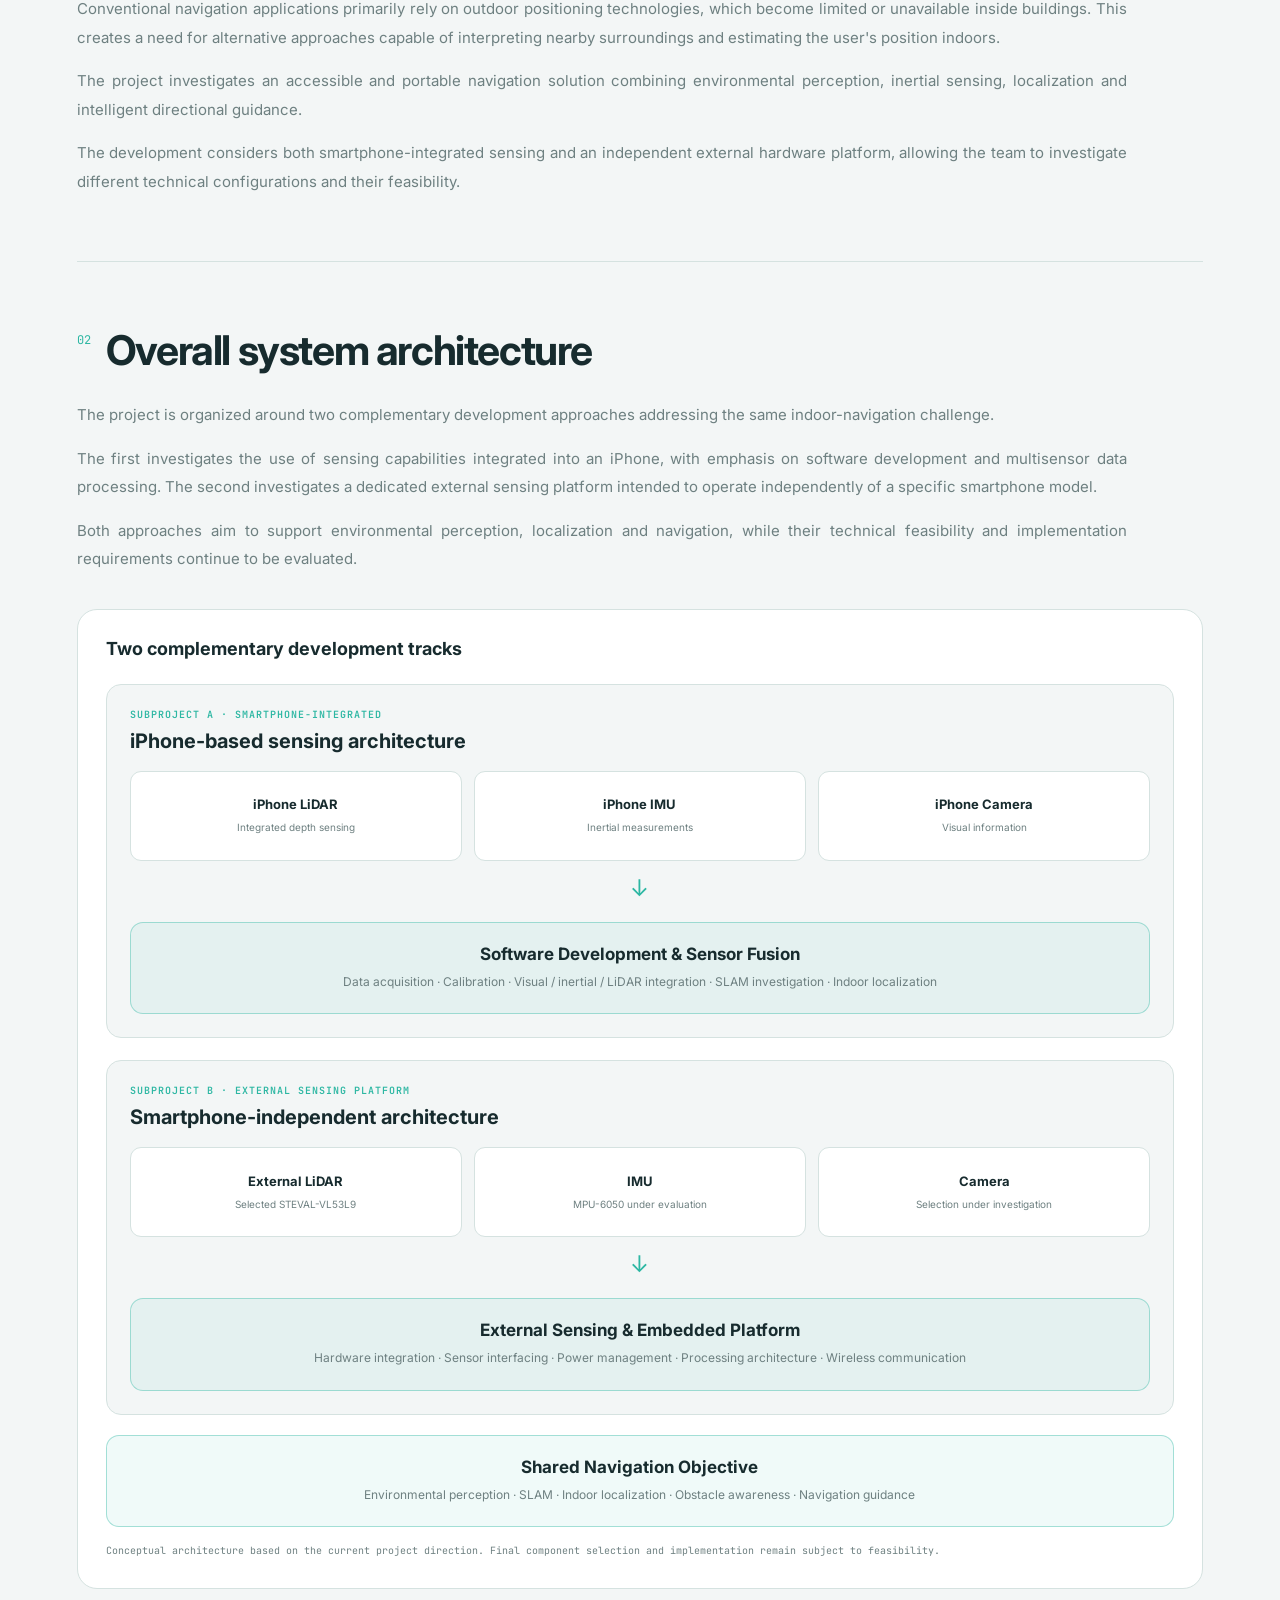
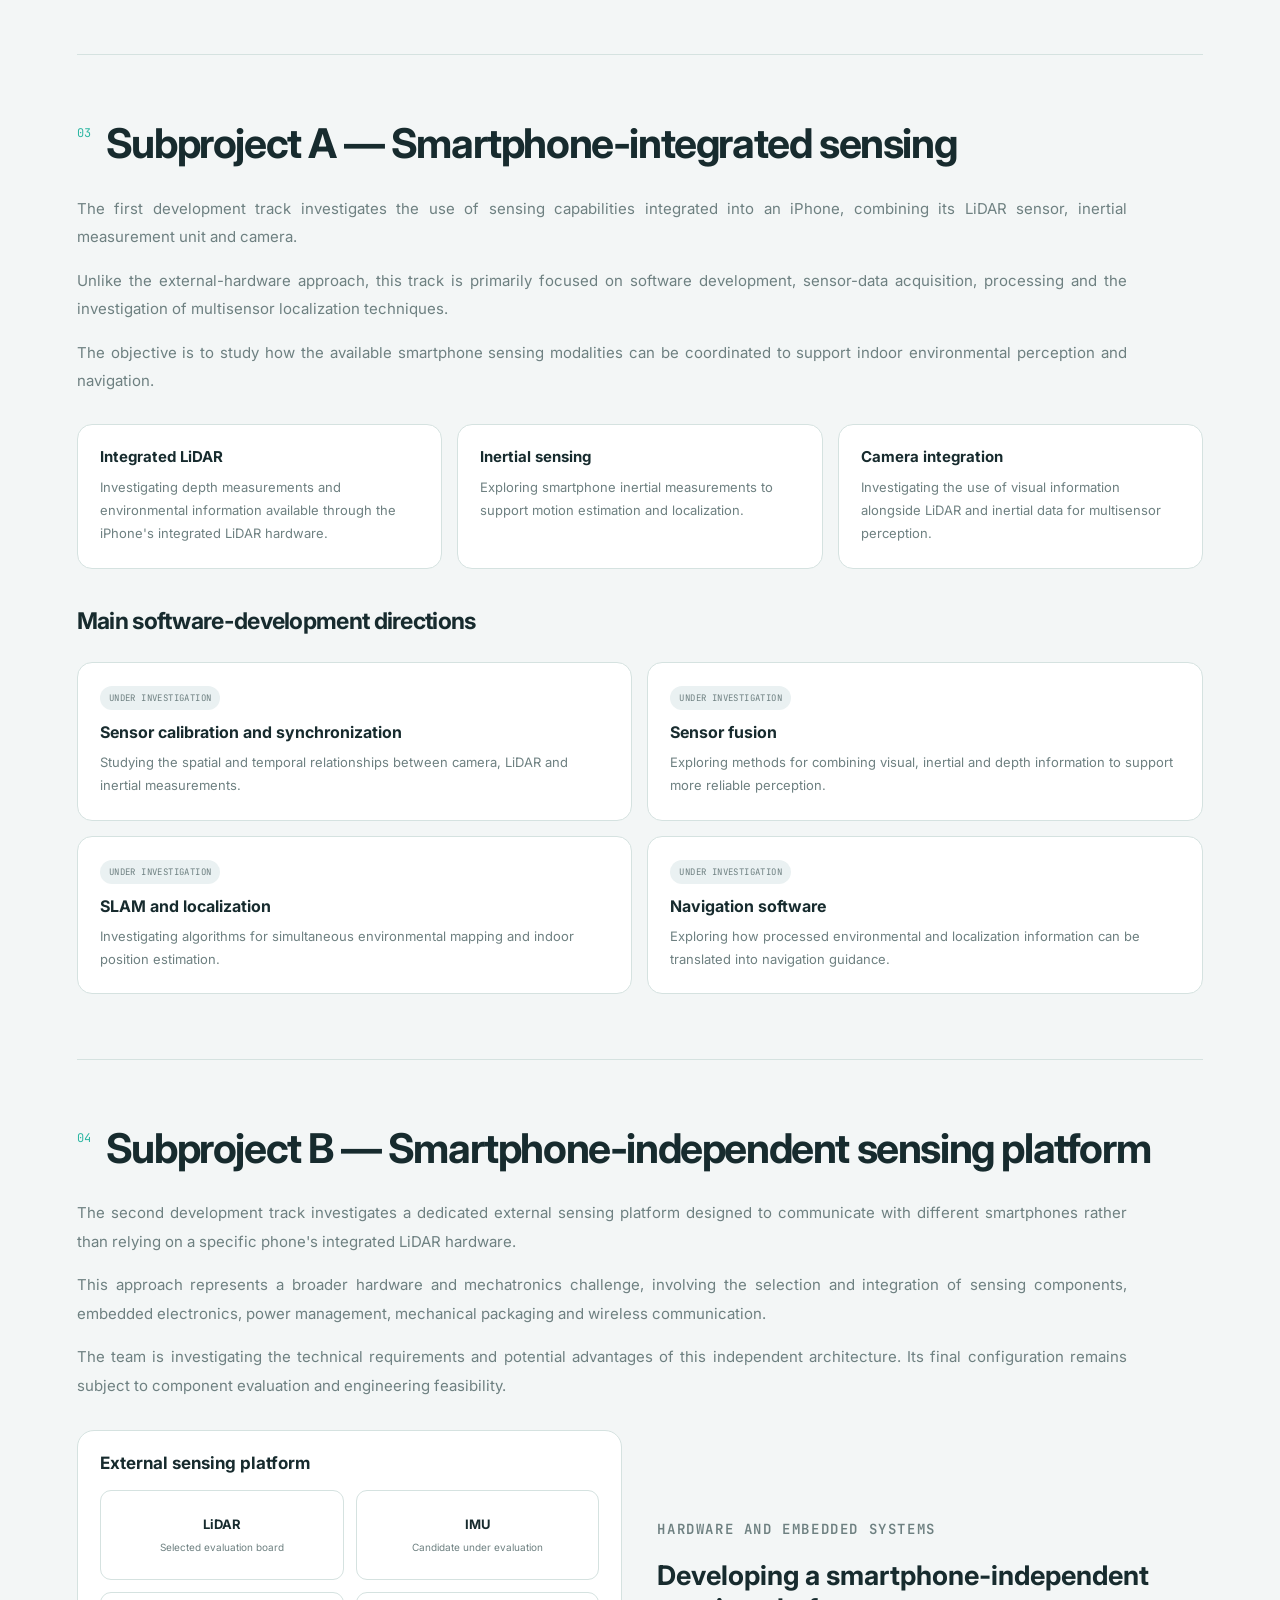
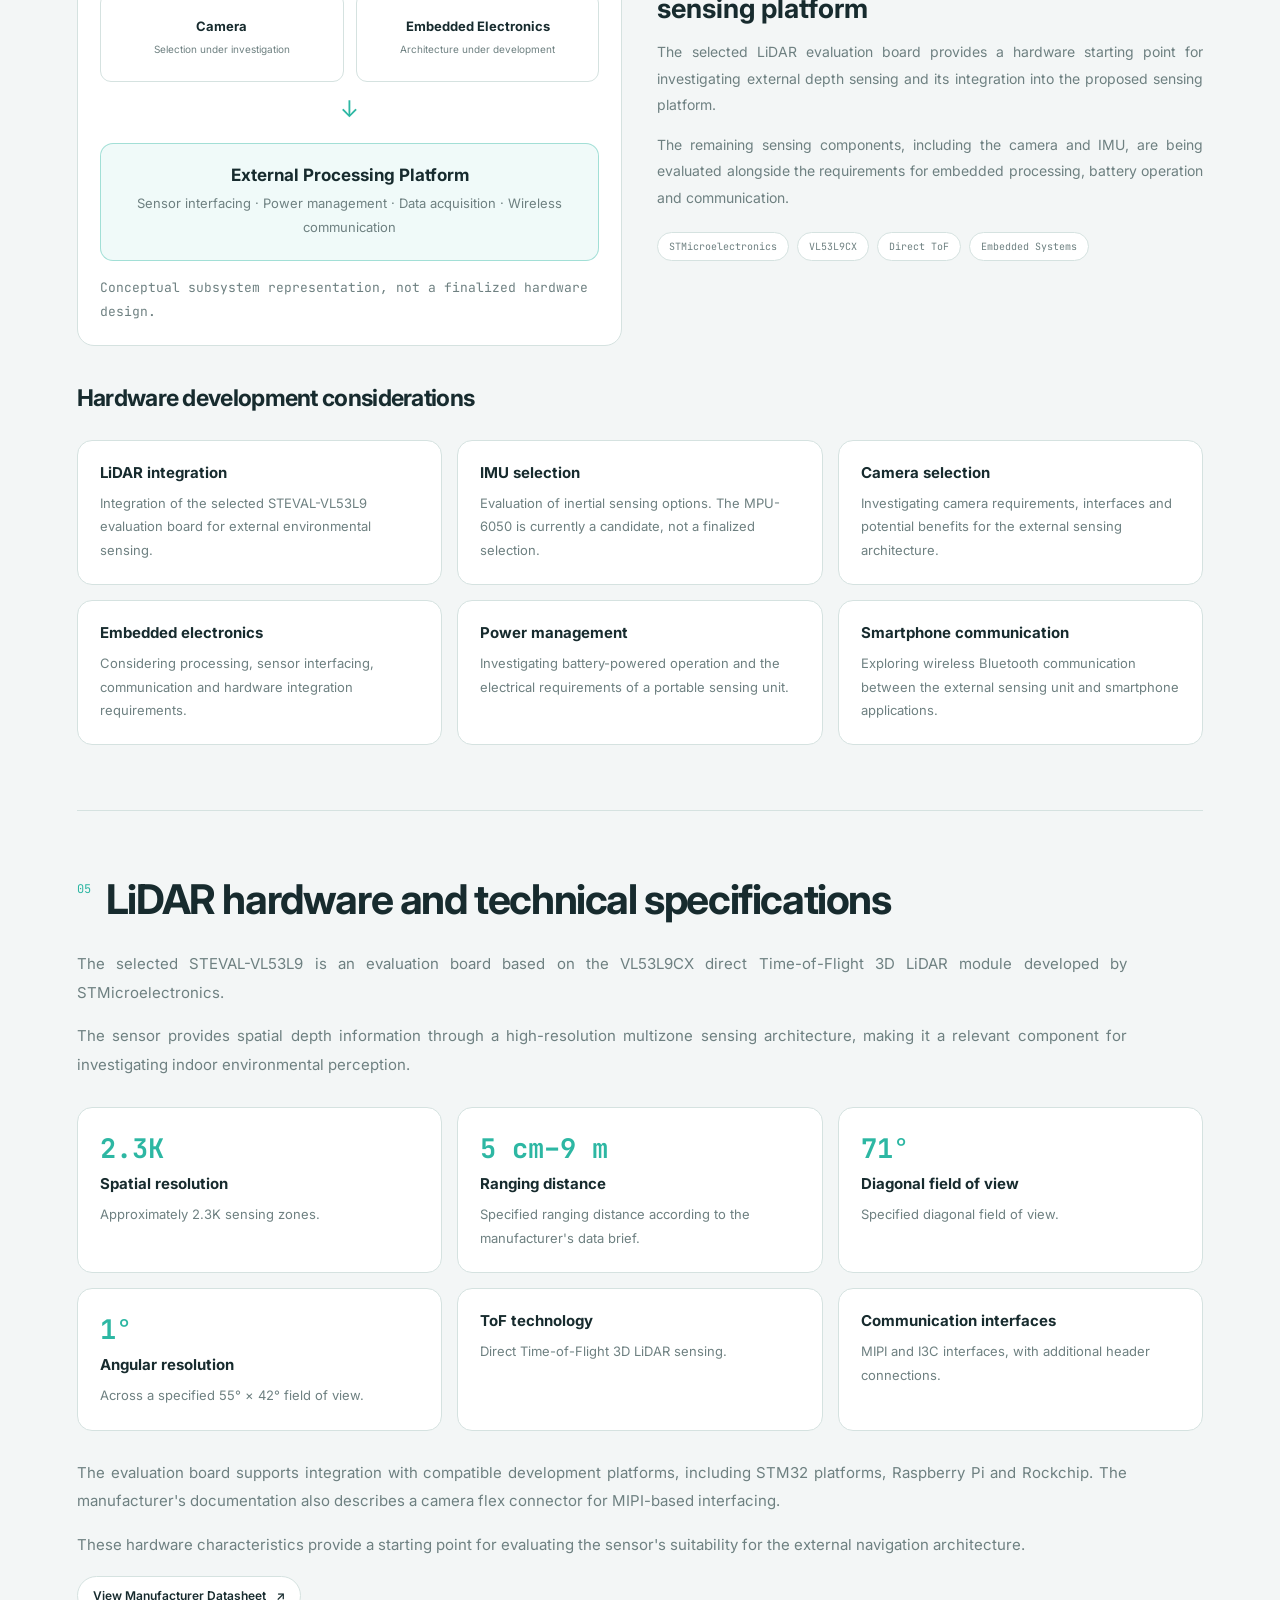
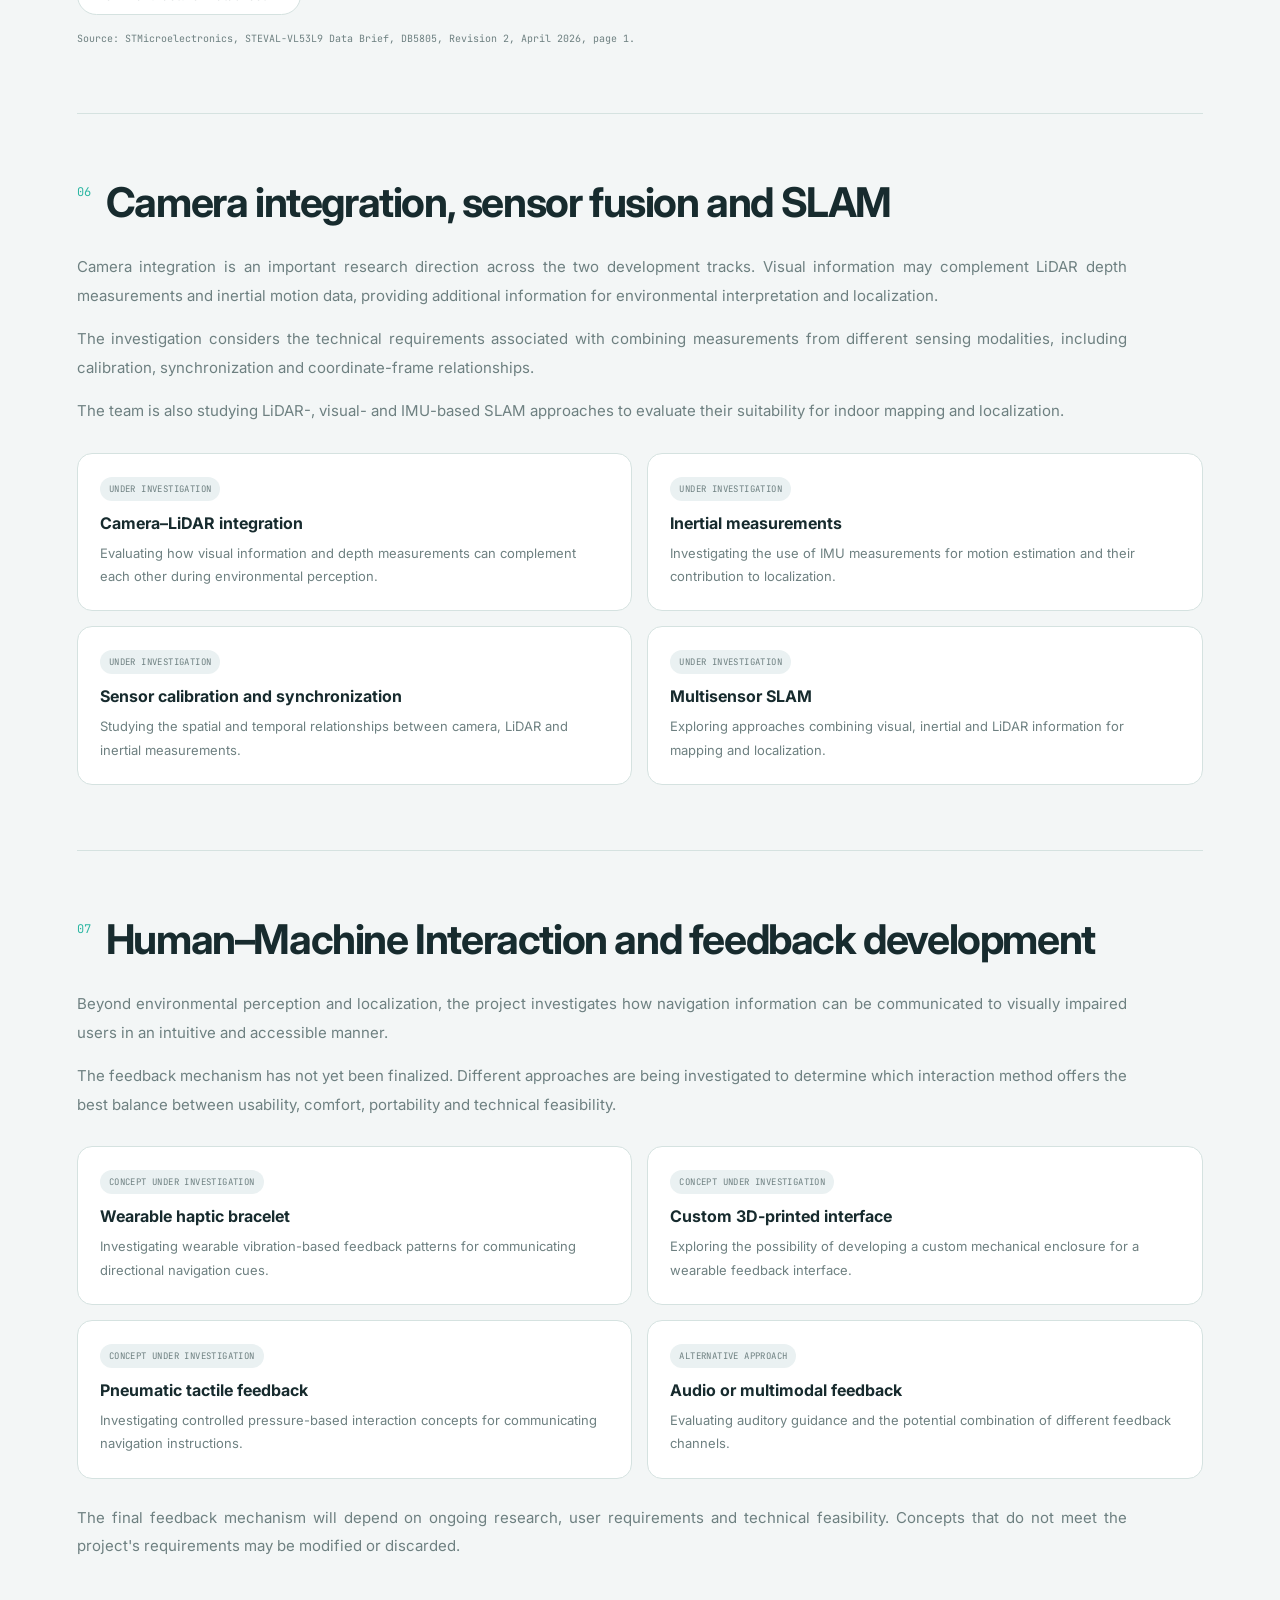
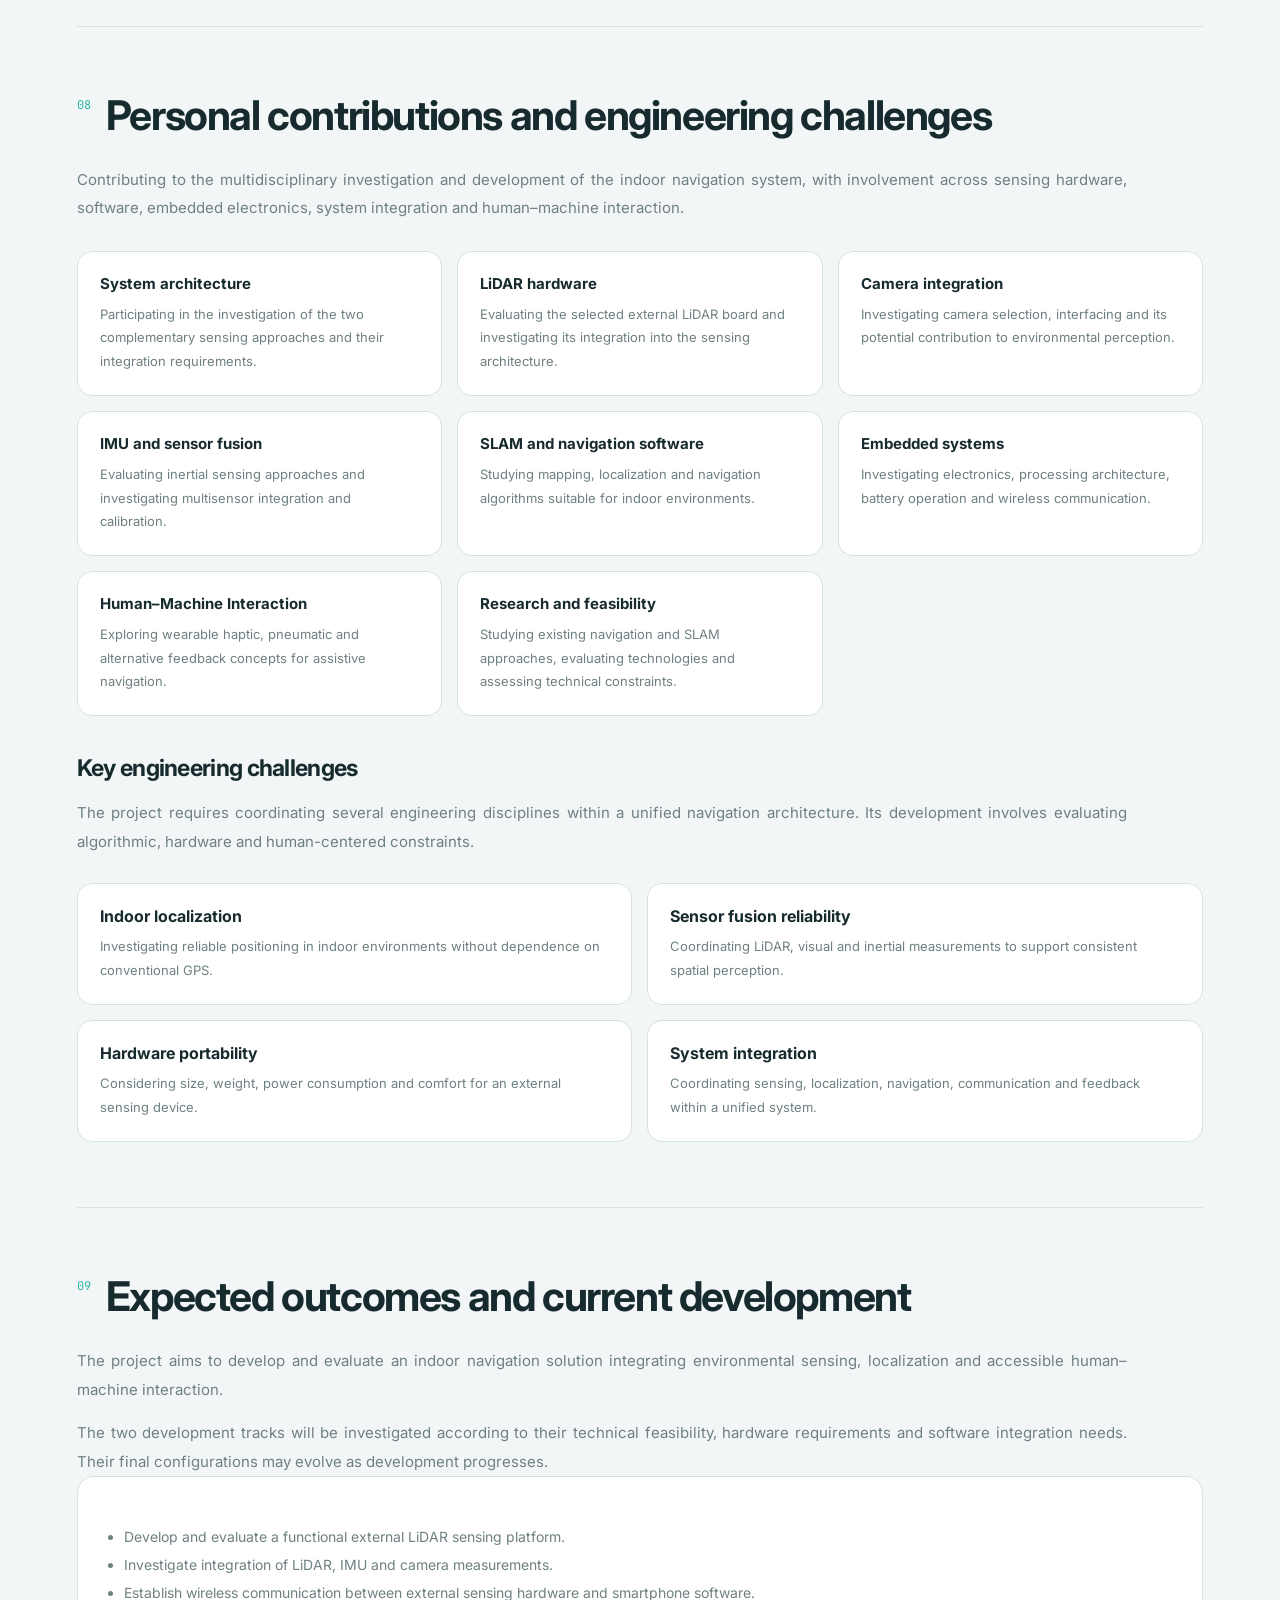
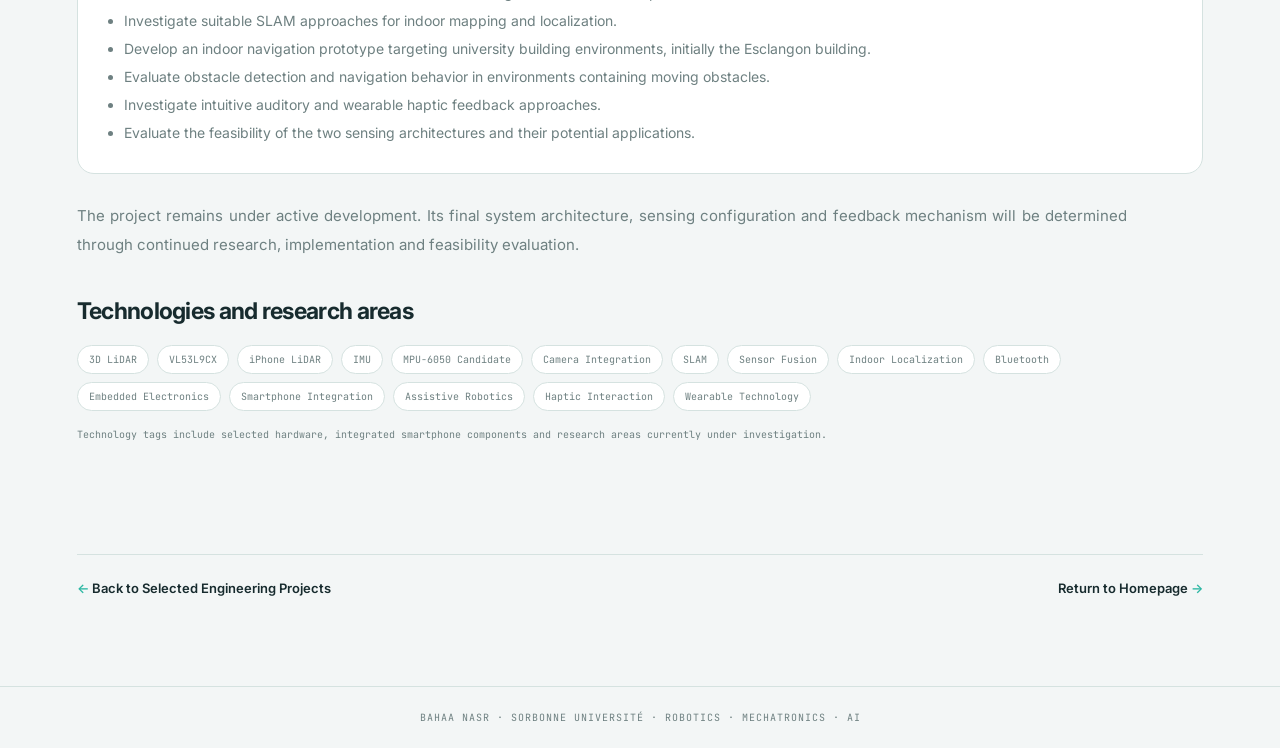
<file: projects/sorbonne-indoor-navigation.html>
<!DOCTYPE html>
<html lang="en">

<head>
    <meta charset="UTF-8">
    <meta name="viewport" content="width=device-width, initial-scale=1.0">

    <title>Multisensor Indoor Navigation | Bahaa Nasr</title>

    <meta name="description"
        content="Ongoing Sorbonne Université Master's engineering project investigating LiDAR, IMU, camera integration, sensor fusion and indoor navigation for visually impaired individuals.">

    <link rel="stylesheet" href="../style.css?v=5">

    <style>

        /* =====================================
           PAGE FOUNDATION
        ===================================== */

        .sorbonne-page {
            width: 88%;
            max-width: 1500px;
            margin: auto;
            padding: 35px 0 90px;
        }

        .s-back {
            display: inline-flex;
            gap: 10px;
            margin-bottom: 40px;
            color: var(--muted);
            text-decoration: none;
            font-size: 14px;
            transition: color .3s ease;
        }

        .s-back:hover {
            color: var(--accent);
        }

        .s-kicker {
            margin-bottom: 18px;
            color: var(--accent);
            font: 600 11px/1.8 "JetBrains Mono", monospace;
            letter-spacing: 1.6px;
        }

        .s-title {
            max-width: 1100px;
            margin-bottom: 22px;
            color: var(--text);
            font-size: clamp(40px, 5.3vw, 72px);
            line-height: 1.04;
            letter-spacing: -3px;
        }

        .s-title span {
            color: var(--accent);
        }

        .s-lead {
            max-width: 1000px;
            color: var(--muted);
            font-size: 16px;
            line-height: 1.9;
            text-align: justify;
        }

        .s-status {
            display: inline-flex;
            align-items: center;
            gap: 8px;
            width: fit-content;
            padding: 8px 13px;
            border: 1px solid rgba(45,183,163,.35);
            border-radius: 30px;
            background: rgba(45,183,163,.09);
            color: var(--accent);
            font: 600 10px "JetBrains Mono", monospace;
            letter-spacing: .7px;
        }

        .s-status-dot {
            width: 7px;
            height: 7px;
            border-radius: 50%;
            background: var(--accent);
        }

        .s-meta {
            display: flex;
            flex-wrap: wrap;
            gap: 25px 45px;
            margin: 30px 0 35px;
        }

        .s-meta-item {
            display: flex;
            flex-direction: column;
            gap: 7px;
        }

        .s-meta-label {
            color: var(--muted);
            font: 10px "JetBrains Mono", monospace;
            letter-spacing: 1px;
        }

        .s-meta-value {
            color: var(--text);
            font-size: 14px;
            font-weight: 600;
        }

        /* =====================================
           SECTIONS
        ===================================== */

        .s-section {
            padding: 65px 0;
            border-top: 1px solid var(--border);
            scroll-margin-top: 30px;
        }

        .s-heading {
            display: flex;
            align-items: flex-start;
            gap: 15px;
            margin-bottom: 27px;
        }

        .s-number {
            flex-shrink: 0;
            padding-top: 5px;
            color: var(--accent);
            font: 12px "JetBrains Mono", monospace;
        }

        .s-heading h2 {
            color: var(--text);
            font-size: clamp(28px, 3.2vw, 42px);
            line-height: 1.15;
            letter-spacing: -1.4px;
        }

        .s-copy {
            max-width: 1050px;
            color: var(--muted);
            font-size: 15px;
            line-height: 1.9;
            text-align: justify;
        }

        .s-copy p + p {
            margin-top: 15px;
        }

        .s-subheading {
            margin: 38px 0 17px;
            color: var(--text);
            font-size: 23px;
            letter-spacing: -.7px;
        }

        /* =====================================
           PROJECT INTRODUCTION
        ===================================== */

        .s-hero {
            display: grid;
            grid-template-columns: minmax(0, 1fr) minmax(0, 1fr);
            align-items: center;
            gap: 45px;
            margin: 45px 0 75px;
        }

        .s-hero-visual {
            padding: 14px;
            background: var(--surface);
            border: 1px solid var(--border);
            border-radius: 20px;
        }

        .s-hero-visual img {
            display: block;
            width: 100%;
            height: auto;
            object-fit: contain;
            border-radius: 12px;
        }

        .s-caption {
            padding: 13px 5px 3px;
            color: var(--muted);
            font: 10px/1.8 "JetBrains Mono", monospace;
        }

        .s-hero-copy h2 {
            margin-bottom: 17px;
            color: var(--text);
            font-size: clamp(29px, 3vw, 41px);
            line-height: 1.16;
            letter-spacing: -1.3px;
        }

        .s-hero-copy p:not(.s-kicker) {
            color: var(--muted);
            font-size: 15px;
            line-height: 1.9;
            text-align: justify;
        }

        .s-hero-copy p + p {
            margin-top: 14px;
        }

        /* =====================================
           TAGS
        ===================================== */

        .s-tags {
            display: flex;
            flex-wrap: wrap;
            gap: 8px;
            margin-top: 20px;
        }

        .s-tags span {
            padding: 7px 11px;
            border: 1px solid var(--border);
            border-radius: 40px;
            background: var(--surface);
            color: var(--muted);
            font: 10px "JetBrains Mono", monospace;
        }

        /* =====================================
           ARCHITECTURE
        ===================================== */

        .s-architecture {
            margin-top: 35px;
            padding: 28px;
            background: var(--surface);
            border: 1px solid var(--border);
            border-radius: 20px;
        }

        .s-architecture-title {
            margin-bottom: 25px;
            color: var(--text);
            font-size: 18px;
            font-weight: 700;
        }

        .s-track {
            padding: 23px;
            border: 1px solid var(--border);
            border-radius: 15px;
            background: var(--background);
        }

        .s-track + .s-track {
            margin-top: 22px;
        }

        .s-track-label {
            margin-bottom: 8px;
            color: var(--accent);
            font: 600 10px "JetBrains Mono", monospace;
            letter-spacing: 1px;
        }

        .s-track h3 {
            margin-bottom: 18px;
            color: var(--text);
            font-size: 20px;
        }

        .s-flow {
            display: grid;
            grid-template-columns: repeat(3, minmax(0, 1fr));
            gap: 12px;
        }

        .s-flow-box {
            min-height: 90px;
            padding: 16px 10px;
            display: flex;
            flex-direction: column;
            align-items: center;
            justify-content: center;
            gap: 8px;
            text-align: center;
            border: 1px solid var(--border);
            border-radius: 11px;
            background: var(--surface);
        }

        .s-flow-box strong {
            color: var(--text);
            font-size: 13px;
        }

        .s-flow-box span {
            color: var(--muted);
            font-size: 10px;
            line-height: 1.5;
        }

        .s-flow-arrow {
            margin: 13px 0;
            color: var(--accent);
            text-align: center;
            font-size: 23px;
        }

        .s-common-output {
            margin-top: 20px;
            padding: 21px;
            text-align: center;
            border: 1px solid rgba(45,183,163,.4);
            border-radius: 13px;
            background: rgba(45,183,163,.07);
        }

        .s-common-output strong {
            display: block;
            margin-bottom: 7px;
            color: var(--text);
            font-size: 17px;
        }

        .s-common-output p {
            color: var(--muted);
            font-size: 12px;
            line-height: 1.8;
        }

        .s-note {
            margin-top: 15px;
            color: var(--muted);
            font: 10px/1.8 "JetBrains Mono", monospace;
        }

        /* =====================================
           DEVELOPMENT TRACKS
        ===================================== */

        .s-track-feature {
            display: grid;
            grid-template-columns: repeat(2, minmax(0, 1fr));
            align-items: center;
            gap: 35px;
            margin-top: 30px;
        }

        .s-track-visual {
            min-width: 0;
            padding: 22px;
            background: var(--surface);
            border: 1px solid var(--border);
            border-radius: 17px;
        }

        .s-track-visual h3 {
            margin-bottom: 17px;
            color: var(--text);
            font-size: 17px;
        }

        .s-track-visual p {
            color: var(--muted);
            font-size: 13px;
            line-height: 1.8;
        }

        .s-track-copy h3 {
            margin-bottom: 14px;
            color: var(--text);
            font-size: 27px;
            line-height: 1.2;
        }

        .s-track-copy p {
            color: var(--muted);
            font-size: 14px;
            line-height: 1.9;
            text-align: justify;
        }

        .s-track-copy p + p {
            margin-top: 13px;
        }

        /* =====================================
           SPECIFICATION CARDS
        ===================================== */

        .s-cards {
            display: grid;
            grid-template-columns: repeat(3, minmax(0, 1fr));
            gap: 15px;
            margin-top: 28px;
        }

        .s-card {
            padding: 22px;
            background: var(--surface);
            border: 1px solid var(--border);
            border-radius: 15px;
            transition: border-color .3s ease,
                        transform .3s ease;
        }

        .s-card:hover {
            border-color: rgba(45,183,163,.45);
            transform: translateY(-3px);
        }

        .s-card h3 {
            margin-bottom: 10px;
            color: var(--text);
            font-size: 15px;
        }

        .s-card p {
            color: var(--muted);
            font-size: 13px;
            line-height: 1.8;
        }

        .s-metric {
            margin-bottom: 8px;
            color: var(--accent);
            font: 700 27px "JetBrains Mono", monospace;
        }

        /* =====================================
           INVESTIGATION CARDS
        ===================================== */

        .s-investigation {
            display: grid;
            grid-template-columns: repeat(2, minmax(0, 1fr));
            gap: 15px;
            margin-top: 27px;
        }

        .s-investigation-card {
            padding: 22px;
            border: 1px solid var(--border);
            border-radius: 15px;
            background: var(--surface);
        }

        .s-investigation-card h3 {
            margin-bottom: 9px;
            color: var(--text);
            font-size: 16px;
        }

        .s-investigation-card p {
            color: var(--muted);
            font-size: 13px;
            line-height: 1.8;
        }

        .s-state {
            display: inline-block;
            margin-bottom: 12px;
            padding: 6px 9px;
            border-radius: 30px;
            background: var(--surface-light);
            color: var(--muted);
            font: 9px "JetBrains Mono", monospace;
            letter-spacing: .4px;
        }

        .s-state-selected {
            background: rgba(45,183,163,.1);
            color: var(--accent);
        }

        /* =====================================
           PERSONAL CONTRIBUTIONS
        ===================================== */

        .s-contribution-intro {
            max-width: 1050px;
            margin-bottom: 28px;
            color: var(--muted);
            font-size: 15px;
            line-height: 1.9;
            text-align: justify;
        }

        /* =====================================
           CHALLENGES AND OUTCOMES
        ===================================== */

        .s-list {
            margin-top: 20px;
            padding-left: 20px;
            color: var(--muted);
            font-size: 14px;
            line-height: 2;
        }

        .s-outcome {
            padding: 26px;
            border: 1px solid var(--border);
            border-radius: 17px;
            background: var(--surface);
        }

        /* =====================================
           DATASHEET LINK
        ===================================== */

        .s-document-link {
            display: inline-flex;
            align-items: center;
            gap: 10px;
            margin-top: 17px;
            padding: 11px 15px;
            border: 1px solid var(--border);
            border-radius: 30px;
            color: var(--text);
            background: var(--surface);
            text-decoration: none;
            font-size: 12px;
            font-weight: 600;
            transition: .25s ease;
        }

        .s-document-link:hover {
            border-color: var(--accent);
            color: var(--accent);
        }

        /* =====================================
           BOTTOM NAVIGATION
        ===================================== */

        .s-bottom {
            display: flex;
            justify-content: space-between;
            flex-wrap: wrap;
            gap: 20px;
            margin-top: 45px;
            padding-top: 25px;
            border-top: 1px solid var(--border);
        }

        .s-bottom a {
            color: var(--text);
            font-size: 13px;
            font-weight: 600;
            text-decoration: none;
            transition: color .3s ease;
        }

        .s-bottom a:hover {
            color: var(--accent);
        }

        .s-bottom span {
            color: var(--accent);
        }

        /* =====================================
           FOOTER
        ===================================== */

        .s-footer {
            padding: 24px 6%;
            border-top: 1px solid var(--border);
            color: var(--muted);
            font: 10px "JetBrains Mono", monospace;
            letter-spacing: 1px;
            text-align: center;
        }

        /* =====================================
           RESPONSIVE
        ===================================== */

        @media (max-width: 950px) {

            .s-hero,
            .s-track-feature {
                grid-template-columns: 1fr;
            }

            .s-cards {
                grid-template-columns: repeat(2, minmax(0, 1fr));
            }

        }

        @media (max-width: 650px) {

            .sorbonne-page {
                width: 90%;
                padding-top: 25px;
                padding-bottom: 60px;
            }

            .s-title {
                font-size: 39px;
                letter-spacing: -1.8px;
            }

            .s-lead,
            .s-copy {
                font-size: 14px;
            }

            .s-hero {
                grid-template-columns: 1fr;
                gap: 25px;
                margin: 35px 0 50px;
            }

            .s-meta {
                gap: 18px 25px;
            }

            .s-section {
                padding: 45px 0;
            }

            .s-heading h2 {
                font-size: 28px;
            }

            .s-flow {
                grid-template-columns: 1fr;
            }

            .s-flow-box {
                min-height: 70px;
            }

            .s-cards,
            .s-investigation {
                grid-template-columns: 1fr;
            }

            .s-architecture {
                padding: 14px;
            }

            .s-track {
                padding: 15px;
            }

            .s-track-visual {
                padding: 16px;
            }

            .s-bottom {
                flex-direction: column;
            }

        }

        /* =====================================
           REDUCED MOTION
        ===================================== */

        @media (prefers-reduced-motion: reduce) {

            .s-card,
            .s-back,
            .s-document-link,
            .s-bottom a {
                transition: none;
            }

        }

    </style>

</head>


<body>

    <!-- =====================================
         NAVIGATION
    ===================================== -->

    <header class="navbar">

        <a href="../index.html" class="logo">
            BAHAA <span>NASR</span>
        </a>

        <nav class="nav-links">
            <a href="../index.html#research">Research</a>
            <a href="../index.html#work">Work</a>
            <a href="../index.html#experience">Experience</a>
            <a href="../index.html#about">About</a>
            <a href="../index.html#contact">Contact</a>
        </nav>

    </header>


    <main class="sorbonne-page">


        <!-- =====================================
             PROJECT INTRODUCTION
        ===================================== -->

        <section id="overview">

            <a href="../index.html#work" class="s-back">
                ← Back to Selected Engineering Projects
            </a>

            <p class="s-kicker">
                MASTER'S ENGINEERING PROJECT · SORBONNE UNIVERSITÉ · PING
            </p>

            <h1 class="s-title">
                Multisensor Indoor Navigation
                <span>for Visually Impaired Individuals</span>
            </h1>

            <div class="s-status">
                <span class="s-status-dot"></span>
                ONGOING DEVELOPMENT · 2026–PRESENT
            </div>

            <p class="s-lead" style="margin-top:22px;">

                Investigating the development of an intelligent
                indoor navigation system designed to support
                visually impaired individuals in navigating
                complex indoor environments independently
                and safely.

                The project explores the integration of
                LiDAR, inertial measurements and camera-based
                perception through two complementary
                development approaches: a smartphone-integrated
                sensing architecture and a smartphone-independent
                external sensing platform.

            </p>


            <div class="s-meta">

                <div class="s-meta-item">
                    <span class="s-meta-label">INSTITUTION</span>
                    <span class="s-meta-value">Sorbonne Université</span>
                </div>

                <div class="s-meta-item">
                    <span class="s-meta-label">PROGRAM</span>
                    <span class="s-meta-value">M2 Mechatronics, AI & Robotic Systems</span>
                </div>

                <div class="s-meta-item">
                    <span class="s-meta-label">PROJECT</span>
                    <span class="s-meta-value">PING · Projet d'Ingénierie</span>
                </div>

                <div class="s-meta-item">
                    <span class="s-meta-label">TEAM</span>
                    <span class="s-meta-value">Multidisciplinary Engineering Team</span>
                </div>

            </div>

            <div class="s-tags">
                <span>3D LiDAR</span>
                <span>IMU</span>
                <span>Camera Integration</span>
                <span>SLAM</span>
                <span>Sensor Fusion</span>
                <span>Indoor Localization</span>
                <span>Assistive Technology</span>
            </div>

        </section>


        <!-- =====================================
             PROJECT HERO
        ===================================== -->

        <section class="s-hero">

            <figure class="s-hero-visual">

                <img
                    src="../assets/images/sorbonne/steval-vl53l9-board.png"
                    alt="STMicroelectronics STEVAL-VL53L9 evaluation board based on the VL53L9CX 3D time-of-flight LiDAR sensor"
                >

                <figcaption class="s-caption">
                    FIG. 01 — STMicroelectronics STEVAL-VL53L9 evaluation board
                </figcaption>

            </figure>


            <div class="s-hero-copy">

                <p class="s-kicker">
                    ASSISTIVE ROBOTICS · MULTISENSOR PERCEPTION
                </p>

                <h2>
                    Exploring two approaches to accessible indoor navigation.
                </h2>

                <p>
                    The project investigates how environmental
                    sensing, inertial measurements and
                    localization algorithms can be combined
                    to provide spatial awareness and
                    navigation assistance in indoor
                    environments where conventional
                    GPS positioning is unavailable
                    or unreliable.
                </p>

                <p>
                    A central engineering objective is
                    to explore both the use of sensing
                    capabilities already available
                    in modern smartphones and the
                    development of an independent
                    external sensing platform.
                </p>

            </div>

        </section>


        <!-- =====================================
             01 — MOTIVATION AND OVERVIEW
        ===================================== -->

        <section class="s-section" id="motivation">

            <div class="s-heading">
                <span class="s-number">01</span>
                <h2>Motivation and project overview</h2>
            </div>

            <div class="s-copy">

                <p>
                    Visually impaired individuals can face
                    significant difficulties when navigating
                    indoor environments such as university
                    buildings, corridors, intersections
                    and stairways.
                </p>

                <p>
                    Conventional navigation applications
                    primarily rely on outdoor positioning
                    technologies, which become limited
                    or unavailable inside buildings.
                    This creates a need for alternative
                    approaches capable of interpreting
                    nearby surroundings and estimating
                    the user's position indoors.
                </p>

                <p>
                    The project investigates an accessible
                    and portable navigation solution
                    combining environmental perception,
                    inertial sensing, localization
                    and intelligent directional guidance.
                </p>

                <p>
                    The development considers both
                    smartphone-integrated sensing
                    and an independent external
                    hardware platform, allowing
                    the team to investigate different
                    technical configurations
                    and their feasibility.
                </p>

            </div>

        </section>


        <!-- =====================================
             02 — SYSTEM ARCHITECTURE
        ===================================== -->

        <section class="s-section" id="architecture">

            <div class="s-heading">
                <span class="s-number">02</span>
                <h2>Overall system architecture</h2>
            </div>

            <div class="s-copy">

                <p>
                    The project is organized around
                    two complementary development
                    approaches addressing the same
                    indoor-navigation challenge.
                </p>

                <p>
                    The first investigates the use
                    of sensing capabilities integrated
                    into an iPhone, with emphasis
                    on software development and
                    multisensor data processing.
                    The second investigates a
                    dedicated external sensing
                    platform intended to operate
                    independently of a specific
                    smartphone model.
                </p>

                <p>
                    Both approaches aim to support
                    environmental perception,
                    localization and navigation,
                    while their technical feasibility
                    and implementation requirements
                    continue to be evaluated.
                </p>

            </div>


            <div class="s-architecture">

                <div class="s-architecture-title">
                    Two complementary development tracks
                </div>


                <!-- SUBPROJECT A -->

                <div class="s-track">

                    <div class="s-track-label">
                        SUBPROJECT A · SMARTPHONE-INTEGRATED
                    </div>

                    <h3>iPhone-based sensing architecture</h3>

                    <div class="s-flow">

                        <div class="s-flow-box">
                            <strong>iPhone LiDAR</strong>
                            <span>Integrated depth sensing</span>
                        </div>

                        <div class="s-flow-box">
                            <strong>iPhone IMU</strong>
                            <span>Inertial measurements</span>
                        </div>

                        <div class="s-flow-box">
                            <strong>iPhone Camera</strong>
                            <span>Visual information</span>
                        </div>

                    </div>

                    <div class="s-flow-arrow">↓</div>

                    <div class="s-common-output">
                        <strong>Software Development & Sensor Fusion</strong>
                        <p>
                            Data acquisition · Calibration ·
                            Visual / inertial / LiDAR integration ·
                            SLAM investigation · Indoor localization
                        </p>
                    </div>

                </div>


                <!-- SUBPROJECT B -->

                <div class="s-track">

                    <div class="s-track-label">
                        SUBPROJECT B · EXTERNAL SENSING PLATFORM
                    </div>

                    <h3>Smartphone-independent architecture</h3>

                    <div class="s-flow">

                        <div class="s-flow-box">
                            <strong>External LiDAR</strong>
                            <span>Selected STEVAL-VL53L9</span>
                        </div>

                        <div class="s-flow-box">
                            <strong>IMU</strong>
                            <span>MPU-6050 under evaluation</span>
                        </div>

                        <div class="s-flow-box">
                            <strong>Camera</strong>
                            <span>Selection under investigation</span>
                        </div>

                    </div>

                    <div class="s-flow-arrow">↓</div>

                    <div class="s-common-output">
                        <strong>External Sensing & Embedded Platform</strong>
                        <p>
                            Hardware integration · Sensor interfacing ·
                            Power management · Processing architecture ·
                            Wireless communication
                        </p>
                    </div>

                </div>


                <div class="s-common-output">

                    <strong>Shared Navigation Objective</strong>

                    <p>
                        Environmental perception · SLAM ·
                        Indoor localization · Obstacle awareness ·
                        Navigation guidance
                    </p>

                </div>

                <p class="s-note">
                    Conceptual architecture based on the current
                    project direction. Final component selection
                    and implementation remain subject to feasibility.
                </p>

            </div>

        </section>


        <!-- =====================================
             03 — SUBPROJECT A
        ===================================== -->

        <section class="s-section" id="smartphone-track">

            <div class="s-heading">
                <span class="s-number">03</span>
                <h2>Subproject A — Smartphone-integrated sensing</h2>
            </div>

            <div class="s-copy">

                <p>
                    The first development track investigates
                    the use of sensing capabilities integrated
                    into an iPhone, combining its LiDAR sensor,
                    inertial measurement unit and camera.
                </p>

                <p>
                    Unlike the external-hardware approach,
                    this track is primarily focused on
                    software development, sensor-data
                    acquisition, processing and the
                    investigation of multisensor
                    localization techniques.
                </p>

                <p>
                    The objective is to study how the
                    available smartphone sensing
                    modalities can be coordinated
                    to support indoor environmental
                    perception and navigation.
                </p>

            </div>


            <div class="s-cards">

                <article class="s-card">

                    <h3>Integrated LiDAR</h3>

                    <p>
                        Investigating depth
                        measurements and
                        environmental information
                        available through
                        the iPhone's integrated
                        LiDAR hardware.
                    </p>

                </article>


                <article class="s-card">

                    <h3>Inertial sensing</h3>

                    <p>
                        Exploring smartphone
                        inertial measurements
                        to support motion
                        estimation and
                        localization.
                    </p>

                </article>


                <article class="s-card">

                    <h3>Camera integration</h3>

                    <p>
                        Investigating the
                        use of visual information
                        alongside LiDAR
                        and inertial data
                        for multisensor
                        perception.
                    </p>

                </article>

            </div>


            <h3 class="s-subheading">
                Main software-development directions
            </h3>

            <div class="s-investigation">

                <article class="s-investigation-card">
                    <span class="s-state">UNDER INVESTIGATION</span>
                    <h3>Sensor calibration and synchronization</h3>
                    <p>
                        Studying the spatial and
                        temporal relationships
                        between camera, LiDAR
                        and inertial measurements.
                    </p>
                </article>


                <article class="s-investigation-card">
                    <span class="s-state">UNDER INVESTIGATION</span>
                    <h3>Sensor fusion</h3>
                    <p>
                        Exploring methods for
                        combining visual,
                        inertial and depth
                        information to support
                        more reliable perception.
                    </p>
                </article>


                <article class="s-investigation-card">
                    <span class="s-state">UNDER INVESTIGATION</span>
                    <h3>SLAM and localization</h3>
                    <p>
                        Investigating algorithms
                        for simultaneous
                        environmental mapping
                        and indoor position
                        estimation.
                    </p>
                </article>


                <article class="s-investigation-card">
                    <span class="s-state">UNDER INVESTIGATION</span>
                    <h3>Navigation software</h3>
                    <p>
                        Exploring how processed
                        environmental and
                        localization information
                        can be translated
                        into navigation guidance.
                    </p>
                </article>

            </div>

        </section>


        <!-- =====================================
             04 — SUBPROJECT B
        ===================================== -->

        <section class="s-section" id="external-track">

            <div class="s-heading">
                <span class="s-number">04</span>
                <h2>Subproject B — Smartphone-independent sensing platform</h2>
            </div>

            <div class="s-copy">

                <p>
                    The second development track investigates
                    a dedicated external sensing platform
                    designed to communicate with different
                    smartphones rather than relying
                    on a specific phone's integrated
                    LiDAR hardware.
                </p>

                <p>
                    This approach represents a broader
                    hardware and mechatronics challenge,
                    involving the selection and integration
                    of sensing components, embedded
                    electronics, power management,
                    mechanical packaging and wireless
                    communication.
                </p>

                <p>
                    The team is investigating the
                    technical requirements and
                    potential advantages of this
                    independent architecture.
                    Its final configuration remains
                    subject to component evaluation
                    and engineering feasibility.
                </p>

            </div>


            <div class="s-track-feature">

                <div class="s-track-visual">

                    <h3>External sensing platform</h3>

                    <div class="s-flow" style="grid-template-columns:1fr 1fr;">

                        <div class="s-flow-box">
                            <strong>LiDAR</strong>
                            <span>Selected evaluation board</span>
                        </div>

                        <div class="s-flow-box">
                            <strong>IMU</strong>
                            <span>Candidate under evaluation</span>
                        </div>

                        <div class="s-flow-box">
                            <strong>Camera</strong>
                            <span>Selection under investigation</span>
                        </div>

                        <div class="s-flow-box">
                            <strong>Embedded Electronics</strong>
                            <span>Architecture under development</span>
                        </div>

                    </div>

                    <div class="s-flow-arrow">↓</div>

                    <div class="s-common-output">
                        <strong>External Processing Platform</strong>
                        <p>
                            Sensor interfacing · Power management ·
                            Data acquisition · Wireless communication
                        </p>
                    </div>

                    <p class="s-note">
                        Conceptual subsystem representation,
                        not a finalized hardware design.
                    </p>

                </div>


                <div class="s-track-copy">

                    <p class="s-kicker">
                        HARDWARE AND EMBEDDED SYSTEMS
                    </p>

                    <h3>Developing a smartphone-independent sensing platform</h3>

                    <p>
                        The selected LiDAR evaluation
                        board provides a hardware
                        starting point for investigating
                        external depth sensing and
                        its integration into the
                        proposed sensing platform.
                    </p>

                    <p>
                        The remaining sensing components,
                        including the camera and IMU,
                        are being evaluated alongside
                        the requirements for embedded
                        processing, battery operation
                        and communication.
                    </p>

                    <div class="s-tags">
                        <span>STMicroelectronics</span>
                        <span>VL53L9CX</span>
                        <span>Direct ToF</span>
                        <span>Embedded Systems</span>
                    </div>

                </div>

            </div>


            <h3 class="s-subheading">
                Hardware development considerations
            </h3>

            <div class="s-cards">

                <article class="s-card">
                    <h3>LiDAR integration</h3>
                    <p>
                        Integration of the
                        selected STEVAL-VL53L9
                        evaluation board
                        for external
                        environmental sensing.
                    </p>
                </article>


                <article class="s-card">
                    <h3>IMU selection</h3>
                    <p>
                        Evaluation of inertial
                        sensing options.
                        The MPU-6050 is
                        currently a candidate,
                        not a finalized selection.
                    </p>
                </article>


                <article class="s-card">
                    <h3>Camera selection</h3>
                    <p>
                        Investigating camera
                        requirements, interfaces
                        and potential benefits
                        for the external
                        sensing architecture.
                    </p>
                </article>


                <article class="s-card">
                    <h3>Embedded electronics</h3>
                    <p>
                        Considering processing,
                        sensor interfacing,
                        communication
                        and hardware
                        integration requirements.
                    </p>
                </article>


                <article class="s-card">
                    <h3>Power management</h3>
                    <p>
                        Investigating battery-powered
                        operation and the
                        electrical requirements
                        of a portable
                        sensing unit.
                    </p>
                </article>


                <article class="s-card">
                    <h3>Smartphone communication</h3>
                    <p>
                        Exploring wireless
                        Bluetooth communication
                        between the external
                        sensing unit and
                        smartphone applications.
                    </p>
                </article>

            </div>

        </section>


        <!-- =====================================
             05 — LIDAR HARDWARE
        ===================================== -->

        <section class="s-section" id="lidar">

            <div class="s-heading">
                <span class="s-number">05</span>
                <h2>LiDAR hardware and technical specifications</h2>
            </div>

            <div class="s-copy">

                <p>
                    The selected STEVAL-VL53L9 is an
                    evaluation board based on the
                    VL53L9CX direct Time-of-Flight
                    3D LiDAR module developed
                    by STMicroelectronics.
                </p>

                <p>
                    The sensor provides spatial
                    depth information through
                    a high-resolution multizone
                    sensing architecture,
                    making it a relevant
                    component for investigating
                    indoor environmental
                    perception.
                </p>

            </div>


            <div class="s-cards">

                <article class="s-card">
                    <div class="s-metric">2.3K</div>
                    <h3>Spatial resolution</h3>
                    <p>
                        Approximately 2.3K
                        sensing zones.
                    </p>
                </article>


                <article class="s-card">
                    <div class="s-metric">5 cm–9 m</div>
                    <h3>Ranging distance</h3>
                    <p>
                        Specified ranging
                        distance according
                        to the manufacturer's
                        data brief.
                    </p>
                </article>


                <article class="s-card">
                    <div class="s-metric">71°</div>
                    <h3>Diagonal field of view</h3>
                    <p>
                        Specified diagonal
                        field of view.
                    </p>
                </article>


                <article class="s-card">
                    <div class="s-metric">1°</div>
                    <h3>Angular resolution</h3>
                    <p>
                        Across a specified
                        55° × 42° field of view.
                    </p>
                </article>


                <article class="s-card">
                    <h3>ToF technology</h3>
                    <p>
                        Direct Time-of-Flight
                        3D LiDAR sensing.
                    </p>
                </article>


                <article class="s-card">
                    <h3>Communication interfaces</h3>
                    <p>
                        MIPI and I3C
                        interfaces, with
                        additional header
                        connections.
                    </p>
                </article>

            </div>


            <div class="s-copy" style="margin-top:28px;">

                <p>
                    The evaluation board supports
                    integration with compatible
                    development platforms,
                    including STM32 platforms,
                    Raspberry Pi and Rockchip.
                    The manufacturer's documentation
                    also describes a camera
                    flex connector for MIPI-based
                    interfacing.
                </p>

                <p>
                    These hardware characteristics
                    provide a starting point
                    for evaluating the sensor's
                    suitability for the external
                    navigation architecture.
                </p>

            </div>


            <a
                href="../assets/docs/sorbonne/steval-vl53l9-datasheet.pdf"
                class="s-document-link"
                target="_blank"
                rel="noopener noreferrer"
            >
                View Manufacturer Datasheet
                <span>↗</span>
            </a>

            <p class="s-note">
                Source: STMicroelectronics, STEVAL-VL53L9 Data Brief,
                DB5805, Revision 2, April 2026, page 1.
            </p>

        </section>


        <!-- =====================================
             06 — CAMERA / SENSOR FUSION / SLAM
        ===================================== -->

        <section class="s-section" id="sensor-fusion">

            <div class="s-heading">
                <span class="s-number">06</span>
                <h2>Camera integration, sensor fusion and SLAM</h2>
            </div>

            <div class="s-copy">

                <p>
                    Camera integration is an important
                    research direction across
                    the two development tracks.
                    Visual information may
                    complement LiDAR depth
                    measurements and inertial
                    motion data, providing
                    additional information
                    for environmental
                    interpretation and localization.
                </p>

                <p>
                    The investigation considers
                    the technical requirements
                    associated with combining
                    measurements from different
                    sensing modalities, including
                    calibration, synchronization
                    and coordinate-frame
                    relationships.
                </p>

                <p>
                    The team is also studying
                    LiDAR-, visual- and
                    IMU-based SLAM approaches
                    to evaluate their suitability
                    for indoor mapping
                    and localization.
                </p>

            </div>


            <div class="s-investigation">

                <article class="s-investigation-card">

                    <span class="s-state">UNDER INVESTIGATION</span>

                    <h3>Camera–LiDAR integration</h3>

                    <p>
                        Evaluating how visual
                        information and
                        depth measurements
                        can complement
                        each other during
                        environmental perception.
                    </p>

                </article>


                <article class="s-investigation-card">

                    <span class="s-state">UNDER INVESTIGATION</span>

                    <h3>Inertial measurements</h3>

                    <p>
                        Investigating the use
                        of IMU measurements
                        for motion estimation
                        and their contribution
                        to localization.
                    </p>

                </article>


                <article class="s-investigation-card">

                    <span class="s-state">UNDER INVESTIGATION</span>

                    <h3>Sensor calibration and synchronization</h3>

                    <p>
                        Studying the spatial
                        and temporal relationships
                        between camera,
                        LiDAR and inertial
                        measurements.
                    </p>

                </article>


                <article class="s-investigation-card">

                    <span class="s-state">UNDER INVESTIGATION</span>

                    <h3>Multisensor SLAM</h3>

                    <p>
                        Exploring approaches
                        combining visual,
                        inertial and
                        LiDAR information
                        for mapping
                        and localization.
                    </p>

                </article>

            </div>

        </section>


        <!-- =====================================
             07 — HUMAN MACHINE INTERACTION
        ===================================== -->

        <section class="s-section" id="interaction">

            <div class="s-heading">
                <span class="s-number">07</span>
                <h2>Human–Machine Interaction and feedback development</h2>
            </div>

            <div class="s-copy">

                <p>
                    Beyond environmental perception
                    and localization, the project
                    investigates how navigation
                    information can be communicated
                    to visually impaired users
                    in an intuitive and accessible
                    manner.
                </p>

                <p>
                    The feedback mechanism
                    has not yet been finalized.
                    Different approaches are
                    being investigated to
                    determine which interaction
                    method offers the best
                    balance between usability,
                    comfort, portability
                    and technical feasibility.
                </p>

            </div>


            <div class="s-investigation">

                <article class="s-investigation-card">

                    <span class="s-state">CONCEPT UNDER INVESTIGATION</span>

                    <h3>Wearable haptic bracelet</h3>

                    <p>
                        Investigating wearable
                        vibration-based
                        feedback patterns
                        for communicating
                        directional
                        navigation cues.
                    </p>

                </article>


                <article class="s-investigation-card">

                    <span class="s-state">CONCEPT UNDER INVESTIGATION</span>

                    <h3>Custom 3D-printed interface</h3>

                    <p>
                        Exploring the possibility
                        of developing a
                        custom mechanical
                        enclosure for a
                        wearable feedback
                        interface.
                    </p>

                </article>


                <article class="s-investigation-card">

                    <span class="s-state">CONCEPT UNDER INVESTIGATION</span>

                    <h3>Pneumatic tactile feedback</h3>

                    <p>
                        Investigating controlled
                        pressure-based
                        interaction
                        concepts for
                        communicating
                        navigation
                        instructions.
                    </p>

                </article>


                <article class="s-investigation-card">

                    <span class="s-state">ALTERNATIVE APPROACH</span>

                    <h3>Audio or multimodal feedback</h3>

                    <p>
                        Evaluating auditory
                        guidance and the
                        potential combination
                        of different
                        feedback channels.
                    </p>

                </article>

            </div>


            <div class="s-copy" style="margin-top:25px;">

                <p>
                    The final feedback mechanism
                    will depend on ongoing
                    research, user requirements
                    and technical feasibility.
                    Concepts that do not
                    meet the project's
                    requirements may
                    be modified or discarded.
                </p>

            </div>

        </section>


        <!-- =====================================
             08 — CONTRIBUTIONS AND CHALLENGES
        ===================================== -->

        <section class="s-section" id="contributions">

            <div class="s-heading">
                <span class="s-number">08</span>
                <h2>Personal contributions and engineering challenges</h2>
            </div>

            <p class="s-contribution-intro">

                Contributing to the multidisciplinary
                investigation and development
                of the indoor navigation system,
                with involvement across
                sensing hardware, software,
                embedded electronics,
                system integration and
                human–machine interaction.

            </p>


            <div class="s-cards">

                <article class="s-card">
                    <h3>System architecture</h3>
                    <p>
                        Participating in the
                        investigation of
                        the two complementary
                        sensing approaches
                        and their integration
                        requirements.
                    </p>
                </article>


                <article class="s-card">
                    <h3>LiDAR hardware</h3>
                    <p>
                        Evaluating the selected
                        external LiDAR board
                        and investigating
                        its integration
                        into the sensing
                        architecture.
                    </p>
                </article>


                <article class="s-card">
                    <h3>Camera integration</h3>
                    <p>
                        Investigating camera
                        selection, interfacing
                        and its potential
                        contribution to
                        environmental perception.
                    </p>
                </article>


                <article class="s-card">
                    <h3>IMU and sensor fusion</h3>
                    <p>
                        Evaluating inertial
                        sensing approaches
                        and investigating
                        multisensor integration
                        and calibration.
                    </p>
                </article>


                <article class="s-card">
                    <h3>SLAM and navigation software</h3>
                    <p>
                        Studying mapping,
                        localization and
                        navigation algorithms
                        suitable for
                        indoor environments.
                    </p>
                </article>


                <article class="s-card">
                    <h3>Embedded systems</h3>
                    <p>
                        Investigating electronics,
                        processing architecture,
                        battery operation
                        and wireless
                        communication.
                    </p>
                </article>


                <article class="s-card">
                    <h3>Human–Machine Interaction</h3>
                    <p>
                        Exploring wearable
                        haptic, pneumatic
                        and alternative
                        feedback concepts
                        for assistive navigation.
                    </p>
                </article>


                <article class="s-card">
                    <h3>Research and feasibility</h3>
                    <p>
                        Studying existing
                        navigation and
                        SLAM approaches,
                        evaluating technologies
                        and assessing
                        technical constraints.
                    </p>
                </article>

            </div>


            <h3 class="s-subheading">
                Key engineering challenges
            </h3>

            <div class="s-copy">

                <p>
                    The project requires coordinating
                    several engineering disciplines
                    within a unified navigation
                    architecture. Its development
                    involves evaluating algorithmic,
                    hardware and human-centered
                    constraints.
                </p>

            </div>


            <div class="s-investigation">

                <article class="s-investigation-card">
                    <h3>Indoor localization</h3>
                    <p>
                        Investigating reliable
                        positioning in indoor
                        environments without
                        dependence on conventional GPS.
                    </p>
                </article>


                <article class="s-investigation-card">
                    <h3>Sensor fusion reliability</h3>
                    <p>
                        Coordinating LiDAR,
                        visual and inertial
                        measurements to
                        support consistent
                        spatial perception.
                    </p>
                </article>


                <article class="s-investigation-card">
                    <h3>Hardware portability</h3>
                    <p>
                        Considering size,
                        weight, power
                        consumption and
                        comfort for an
                        external sensing device.
                    </p>
                </article>


                <article class="s-investigation-card">
                    <h3>System integration</h3>
                    <p>
                        Coordinating sensing,
                        localization, navigation,
                        communication and
                        feedback within
                        a unified system.
                    </p>
                </article>

            </div>

        </section>


        <!-- =====================================
             09 — EXPECTED OUTCOMES
        ===================================== -->

        <section class="s-section" id="outcomes">

            <div class="s-heading">
                <span class="s-number">09</span>
                <h2>Expected outcomes and current development</h2>
            </div>

            <div class="s-copy">

                <p>
                    The project aims to develop
                    and evaluate an indoor
                    navigation solution
                    integrating environmental
                    sensing, localization
                    and accessible
                    human–machine interaction.
                </p>

                <p>
                    The two development tracks
                    will be investigated
                    according to their
                    technical feasibility,
                    hardware requirements
                    and software integration
                    needs. Their final
                    configurations may
                    evolve as development
                    progresses.
                </p>

            </div>


            <div class="s-outcome">

                <ul class="s-list">

                    <li>
                        Develop and evaluate
                        a functional external
                        LiDAR sensing platform.
                    </li>

                    <li>
                        Investigate integration
                        of LiDAR, IMU and
                        camera measurements.
                    </li>

                    <li>
                        Establish wireless
                        communication between
                        external sensing hardware
                        and smartphone software.
                    </li>

                    <li>
                        Investigate suitable
                        SLAM approaches
                        for indoor mapping
                        and localization.
                    </li>

                    <li>
                        Develop an indoor
                        navigation prototype
                        targeting university
                        building environments,
                        initially the
                        Esclangon building.
                    </li>

                    <li>
                        Evaluate obstacle
                        detection and navigation
                        behavior in environments
                        containing moving obstacles.
                    </li>

                    <li>
                        Investigate intuitive
                        auditory and wearable
                        haptic feedback approaches.
                    </li>

                    <li>
                        Evaluate the feasibility
                        of the two sensing
                        architectures and
                        their potential applications.
                    </li>

                </ul>

            </div>


            <div class="s-copy" style="margin-top:28px;">

                <p>
                    The project remains under
                    active development.
                    Its final system architecture,
                    sensing configuration
                    and feedback mechanism
                    will be determined
                    through continued
                    research, implementation
                    and feasibility evaluation.
                </p>

            </div>


            <h3 class="s-subheading">
                Technologies and research areas
            </h3>

            <div class="s-tags">

                <span>3D LiDAR</span>
                <span>VL53L9CX</span>
                <span>iPhone LiDAR</span>
                <span>IMU</span>
                <span>MPU-6050 Candidate</span>
                <span>Camera Integration</span>
                <span>SLAM</span>
                <span>Sensor Fusion</span>
                <span>Indoor Localization</span>
                <span>Bluetooth</span>
                <span>Embedded Electronics</span>
                <span>Smartphone Integration</span>
                <span>Assistive Robotics</span>
                <span>Haptic Interaction</span>
                <span>Wearable Technology</span>

            </div>

            <p class="s-note">
                Technology tags include selected hardware,
                integrated smartphone components and
                research areas currently under investigation.
            </p>

        </section>


        <!-- =====================================
             BOTTOM NAVIGATION
        ===================================== -->

        <div class="s-bottom">

            <a href="../index.html#work">
                <span>←</span>
                Back to Selected Engineering Projects
            </a>

            <a href="../index.html">
                Return to Homepage
                <span>→</span>
            </a>

        </div>

    </main>


    <!-- =====================================
         FOOTER
    ===================================== -->

    <footer class="s-footer">
        BAHAA NASR · SORBONNE UNIVERSITÉ · ROBOTICS · MECHATRONICS · AI
    </footer>

</body>

</html>
</file>
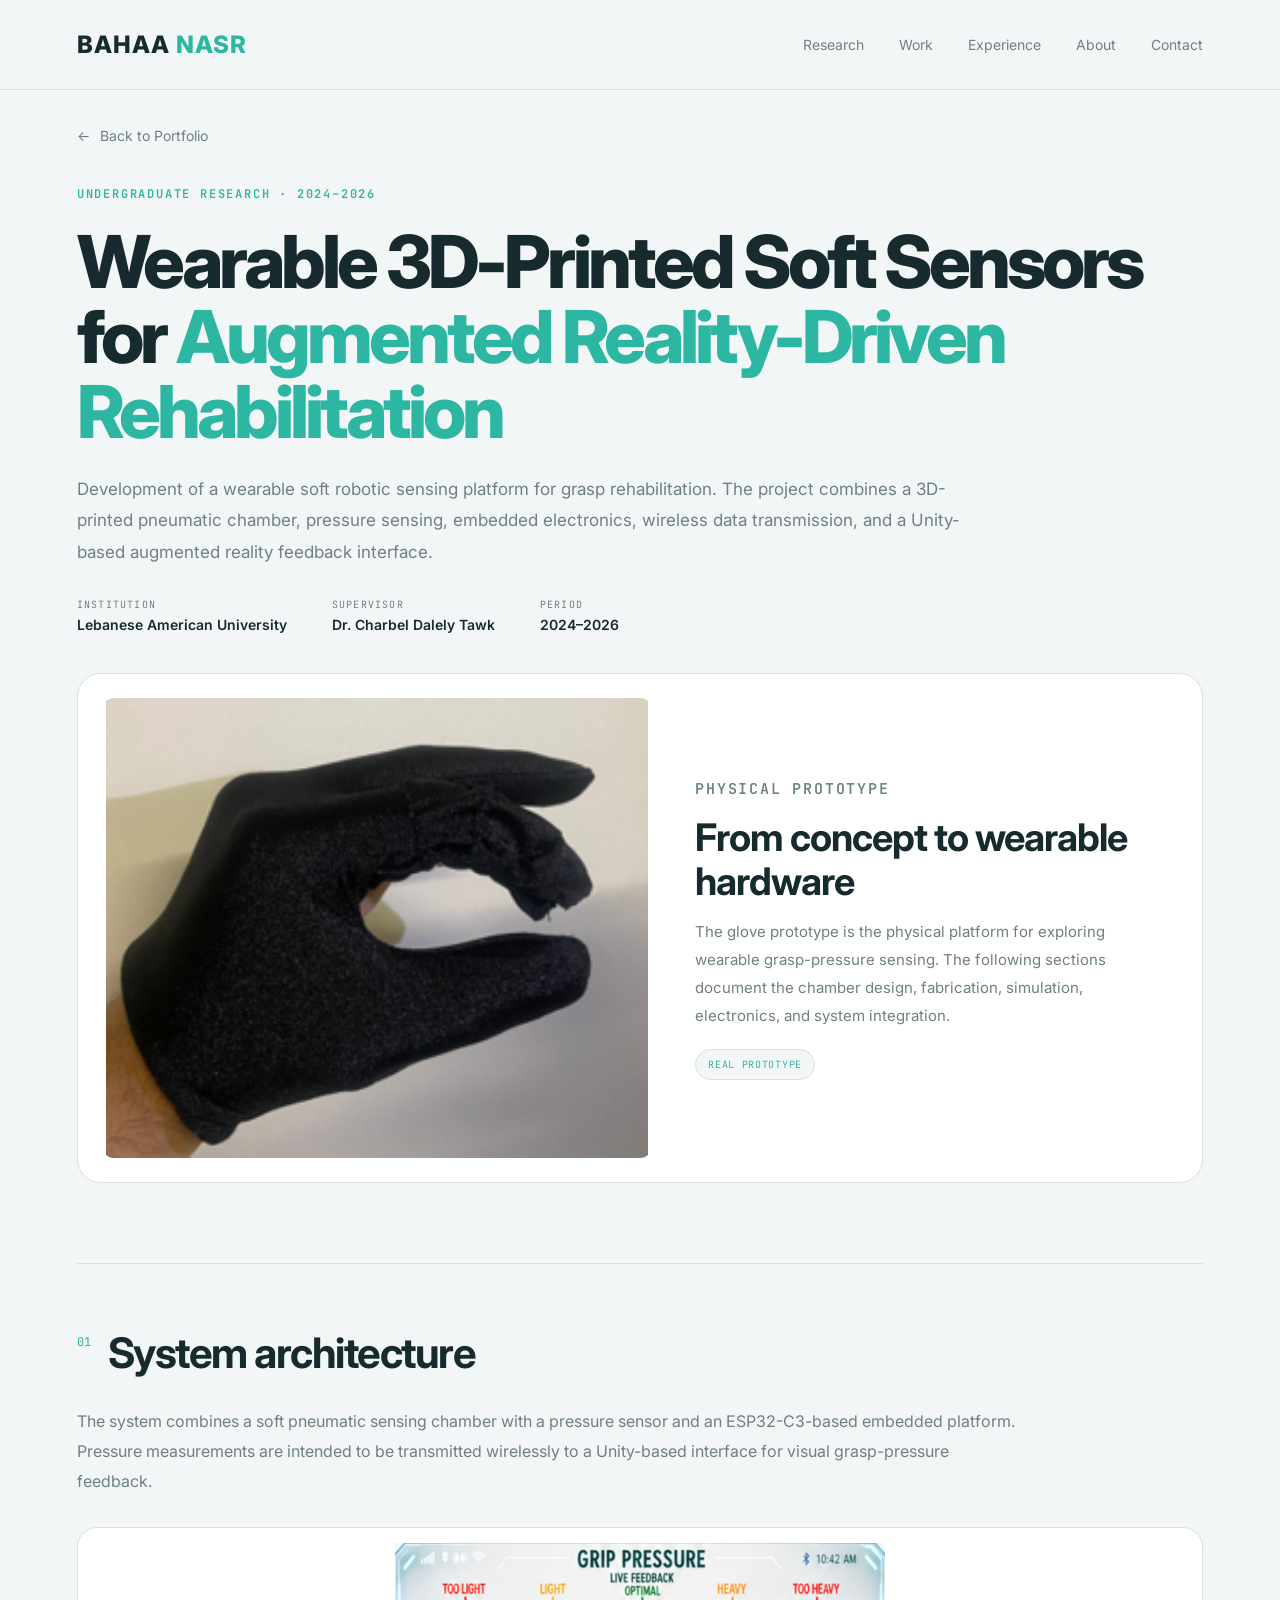
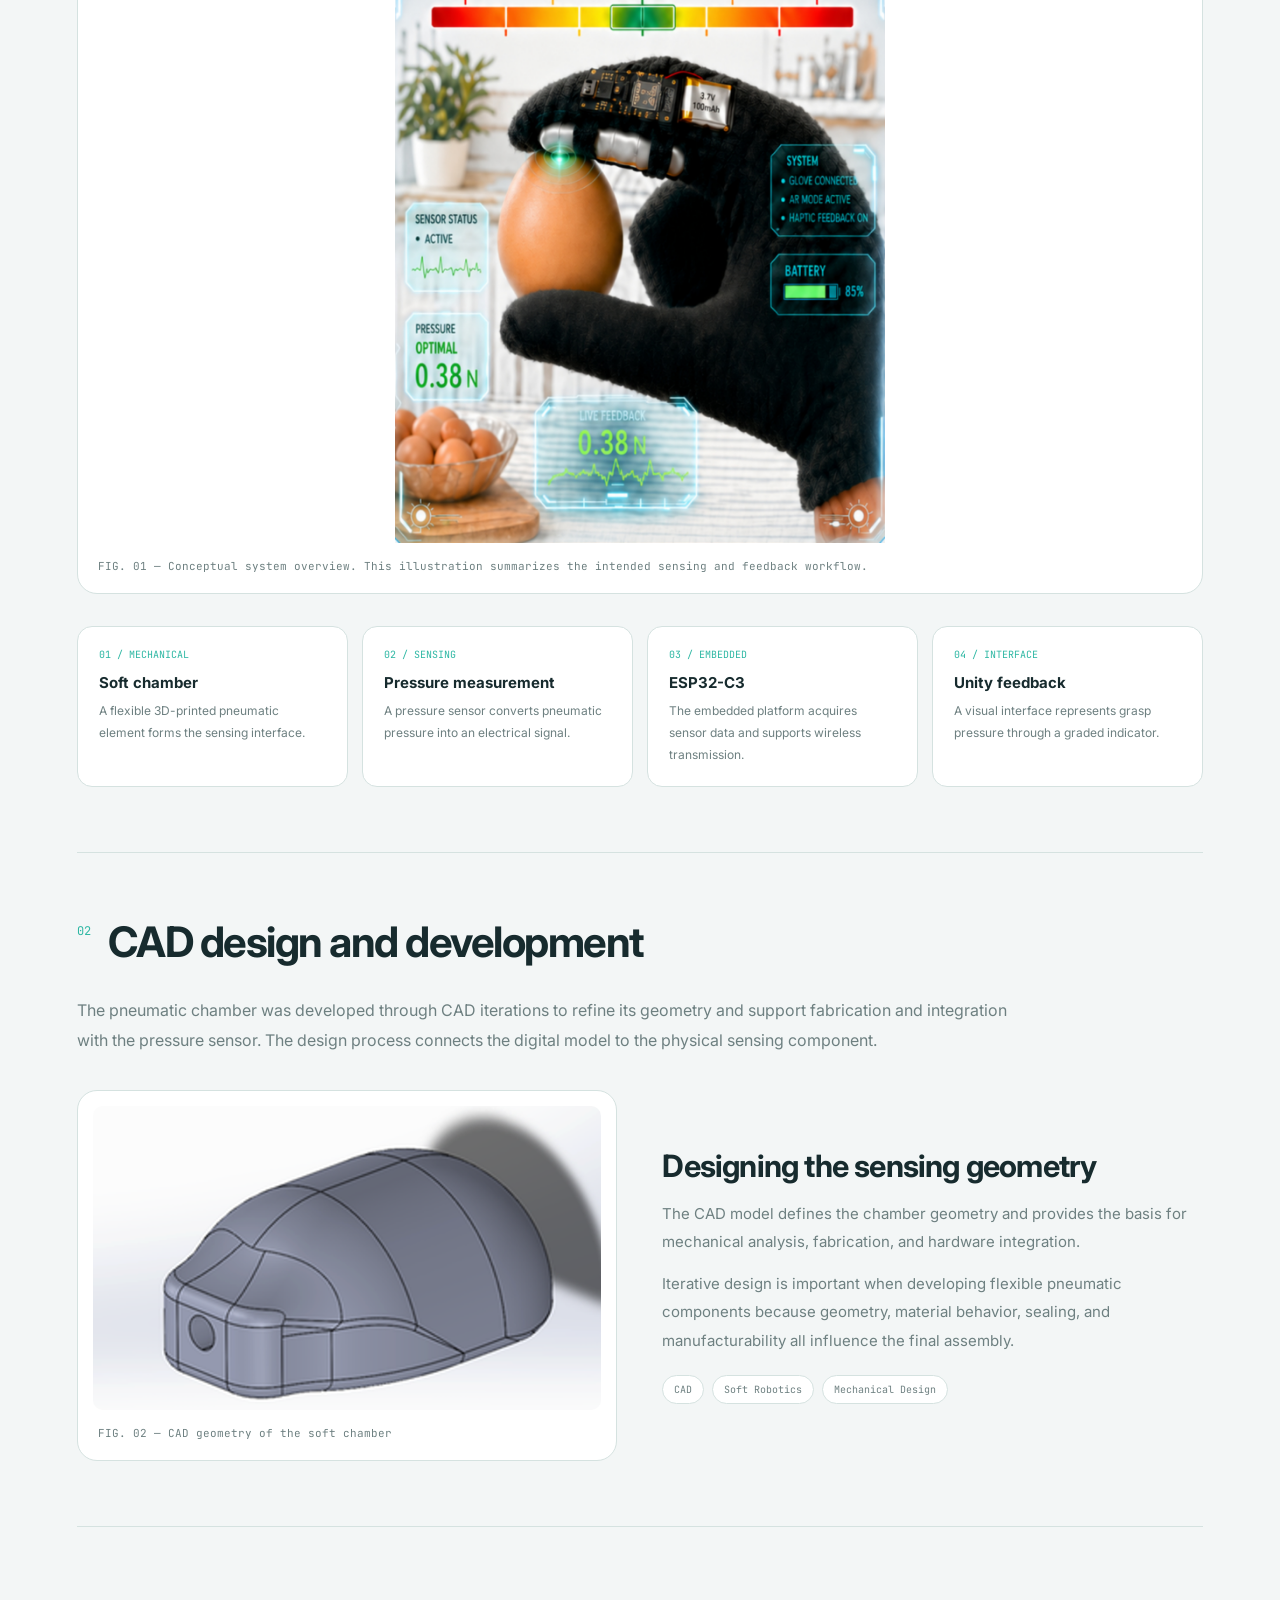
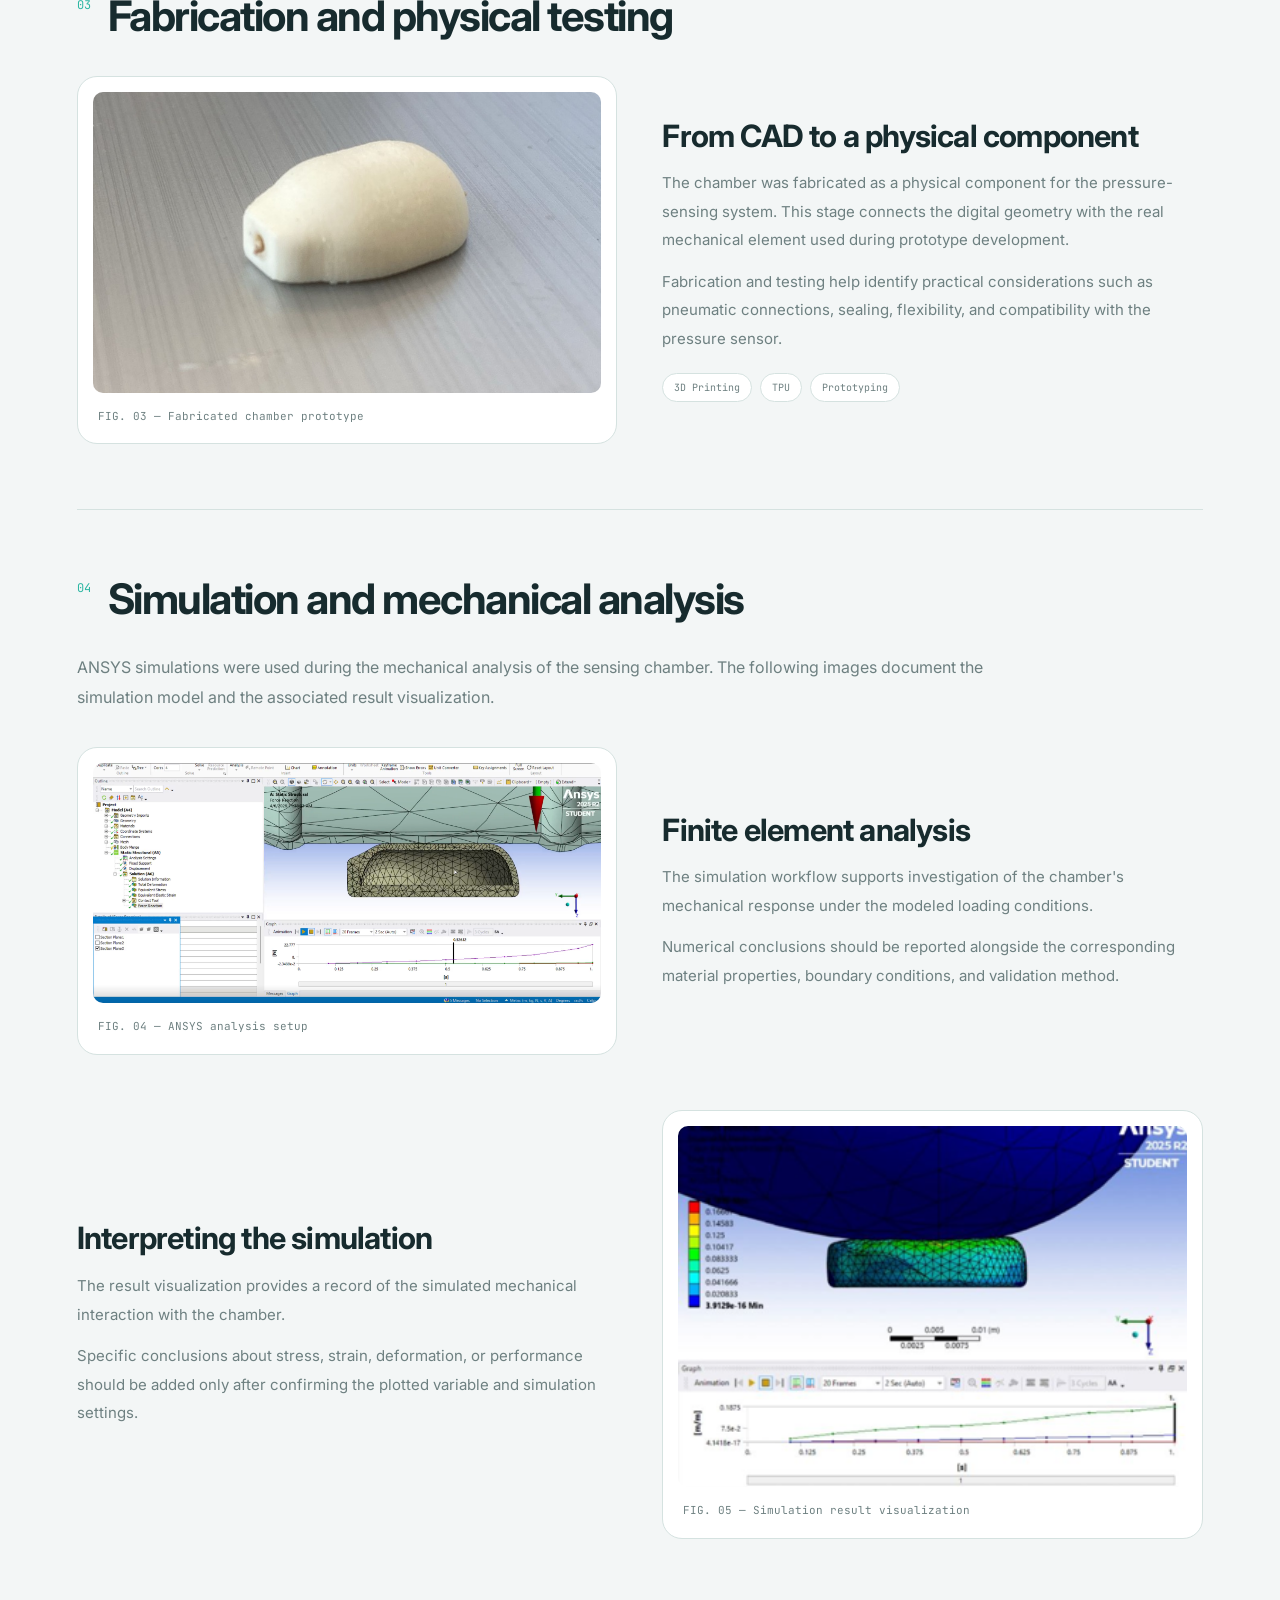
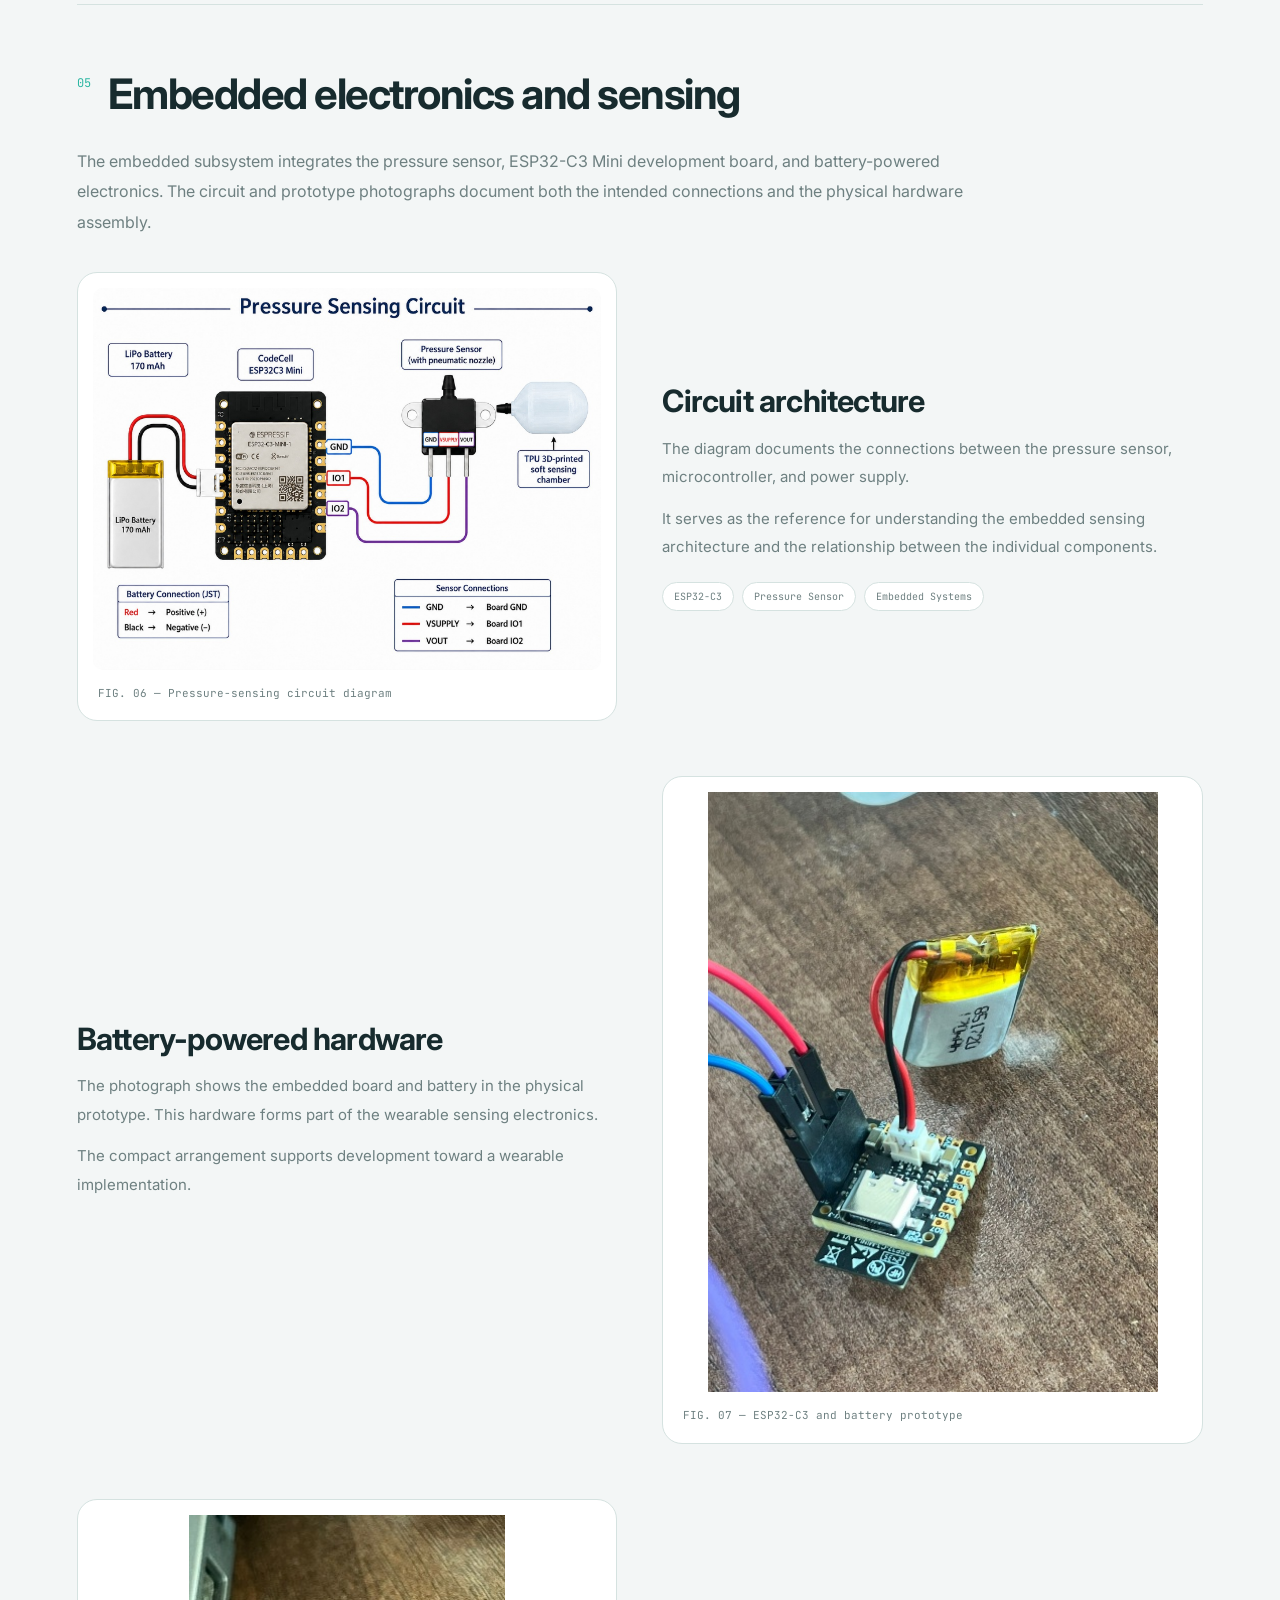
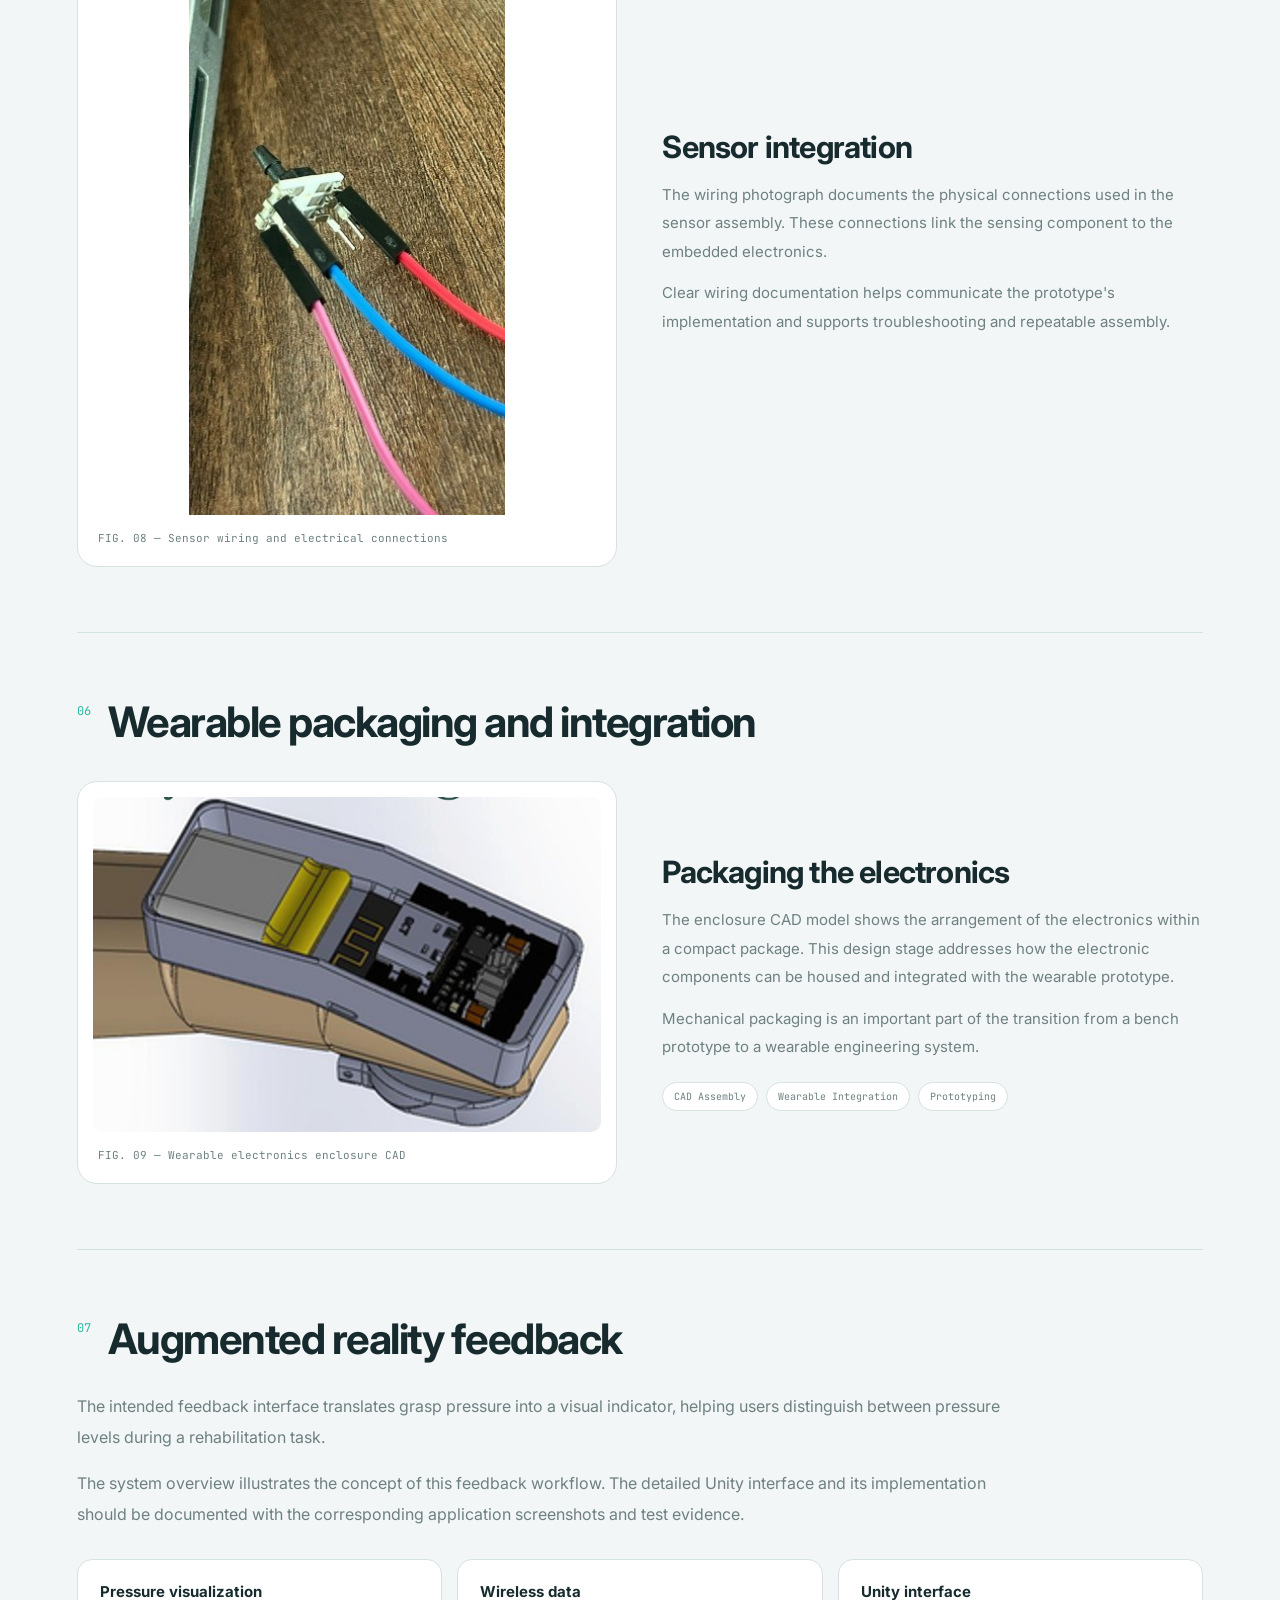
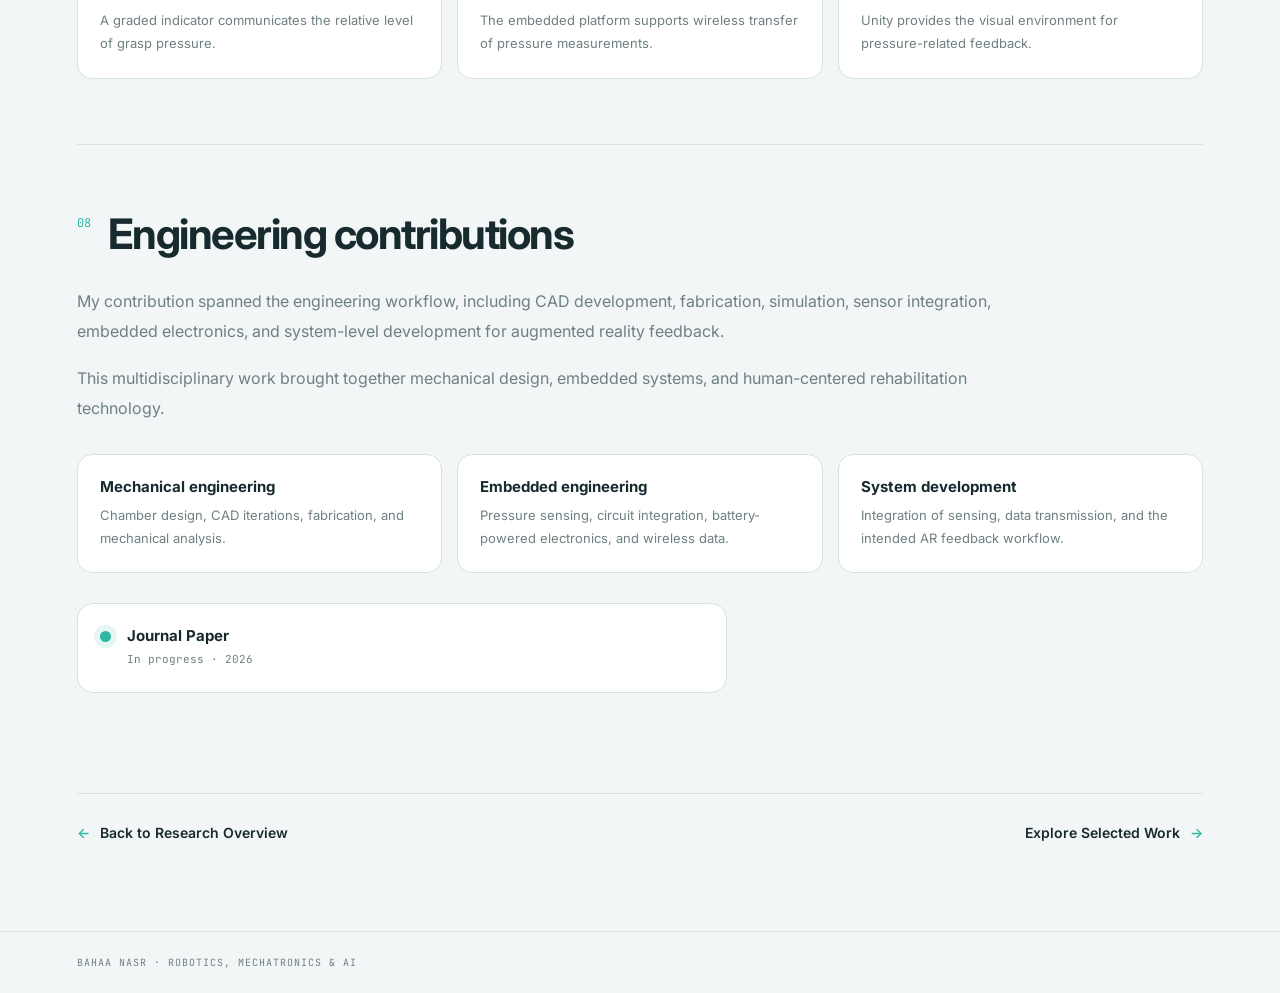
<file: research/research-01.html>
<!DOCTYPE html>
<html lang="en">

<head>
    <meta charset="UTF-8">
    <meta name="viewport" content="width=device-width, initial-scale=1.0">

    <title>Wearable Soft Robotics Research | Bahaa Nasr</title>

    <meta
        name="description"
        content="Undergraduate research on wearable 3D-printed soft pressure sensing for grasp rehabilitation, embedded electronics, simulation, and augmented reality feedback."
    >

    <link rel="stylesheet" href="../style.css?v=5">

    <style>
        /* =====================================
           PAGE LAYOUT
        ===================================== */

        .case-page {
            width: 88%;
            max-width: 1500px;
            margin: 0 auto;
            padding: 35px 0 90px;
        }

        .case-back {
            display: inline-flex;
            gap: 10px;
            margin-bottom: 40px;
            color: var(--muted);
            font-size: 14px;
            text-decoration: none;
        }

        .case-back:hover,
        .case-bottom a:hover {
            color: var(--accent);
        }

        .case-kicker {
            margin-bottom: 18px;
            color: var(--accent);
            font: 600 12px/1.8 "JetBrains Mono", monospace;
            letter-spacing: 1.8px;
        }

        .case-title {
            max-width: 1100px;
            margin-bottom: 25px;
            font-size: clamp(42px, 5.7vw, 78px);
            line-height: 1.03;
            letter-spacing: -0.055em;
            font-weight: 800;
        }

        .case-title span {
            color: var(--accent);
        }

        .case-intro {
            max-width: 900px;
            margin-bottom: 30px;
            color: var(--muted);
            font-size: 17px;
            line-height: 1.85;
        }

        .case-meta {
            display: flex;
            flex-wrap: wrap;
            gap: 25px 45px;
            margin-bottom: 40px;
        }

        .case-meta-item {
            display: flex;
            flex-direction: column;
            gap: 5px;
        }

        .case-meta-label {
            color: var(--muted);
            font: 10px "JetBrains Mono", monospace;
            letter-spacing: 1.2px;
            text-transform: uppercase;
        }

        .case-meta-value {
            color: var(--text);
            font-size: 14px;
            font-weight: 600;
        }

        /* =====================================
           FIGURES
        ===================================== */

        .case-figure {
            min-width: 0;
            margin: 0;
            padding: 15px;
            background: var(--surface);
            border: 1px solid var(--border);
            border-radius: 20px;
        }

        .case-figure img {
            display: block;
            width: 100%;
            max-height: 600px;
            object-fit: contain;
            object-position: center;
            border-radius: 10px;
        }

        .case-figure figcaption {
            padding: 14px 5px 3px;
            color: var(--muted);
            font: 11px/1.7 "JetBrains Mono", monospace;
        }

        .case-hero-figure {
            display: grid;
            grid-template-columns: minmax(0, 1.05fr) minmax(0, 0.95fr);
            gap: 28px;
            align-items: center;
            margin: 0 0 80px;
            padding: 24px;
            background: var(--surface);
            border: 1px solid var(--border);
            border-radius: 24px;
        }

        .case-hero-figure > img {
            width: 100%;
            height: 460px;
            object-fit: contain;
            border-radius: 12px;
        }

        .case-hero-caption {
            padding: 15px;
        }

        .case-hero-caption .case-kicker {
            margin-bottom: 12px;
        }

        .case-hero-caption h2 {
            margin-bottom: 15px;
            font-size: clamp(25px, 3vw, 38px);
            line-height: 1.15;
            letter-spacing: -1px;
        }

        .case-hero-caption p {
            color: var(--muted);
            font-size: 15px;
            line-height: 1.85;
        }

        .case-figure-label {
            display: inline-block;
            margin-top: 20px;
            padding: 8px 12px;
            color: var(--accent);
            background: var(--background);
            border: 1px solid var(--border);
            border-radius: 30px;
            font: 10px "JetBrains Mono", monospace;
            letter-spacing: 0.7px;
        }

        /* =====================================
           CONTENT SECTIONS
        ===================================== */

        .case-section {
            padding: 65px 0;
            border-top: 1px solid var(--border);
            scroll-margin-top: 25px;
        }

        .case-section-heading {
            display: flex;
            align-items: flex-start;
            gap: 17px;
            margin-bottom: 28px;
        }

        .case-section-number {
            flex-shrink: 0;
            padding-top: 5px;
            color: var(--accent);
            font: 12px "JetBrains Mono", monospace;
        }

        .case-section-heading h2 {
            font-size: clamp(28px, 3.3vw, 42px);
            line-height: 1.15;
            letter-spacing: -1.5px;
        }

        .case-copy {
            max-width: 950px;
            color: var(--muted);
            font-size: 16px;
            line-height: 1.9;
        }

        .case-copy p + p {
            margin-top: 16px;
        }

        .case-columns {
            display: grid;
            grid-template-columns: repeat(2, minmax(0, 1fr));
            gap: 30px;
            align-items: start;
            margin-top: 35px;
        }

        .case-columns > * {
            min-width: 0;
        }

        .case-feature {
            display: grid;
            grid-template-columns: minmax(0, 1fr) minmax(0, 1fr);
            align-items: center;
            gap: 45px;
            margin-top: 35px;
        }

        .case-feature + .case-feature {
            margin-top: 55px;
        }

        .case-feature.reverse .case-figure {
            order: 2;
        }

        .case-feature.reverse .case-feature-copy {
            order: 1;
        }

        .case-feature-copy h3 {
            margin-bottom: 15px;
            font-size: clamp(23px, 2.4vw, 32px);
            line-height: 1.2;
            letter-spacing: -0.8px;
        }

        .case-feature-copy p {
            color: var(--muted);
            font-size: 15px;
            line-height: 1.9;
        }

        .case-feature-copy p + p {
            margin-top: 13px;
        }

        /* =====================================
           TECHNICAL PIPELINE
        ===================================== */

        .case-pipeline {
            display: grid;
            grid-template-columns: repeat(4, minmax(0, 1fr));
            gap: 14px;
            margin-top: 32px;
        }

        .case-pipeline article {
            padding: 21px;
            background: var(--surface);
            border: 1px solid var(--border);
            border-radius: 15px;
        }

        .case-pipeline .step {
            display: block;
            margin-bottom: 12px;
            color: var(--accent);
            font: 10px "JetBrains Mono", monospace;
        }

        .case-pipeline h3 {
            margin-bottom: 8px;
            font-size: 15px;
        }

        .case-pipeline p {
            color: var(--muted);
            font-size: 12px;
            line-height: 1.8;
        }

        /* =====================================
           TAGS
        ===================================== */

        .case-tags {
            display: flex;
            flex-wrap: wrap;
            gap: 8px;
            margin-top: 20px;
        }

        .case-tags span {
            padding: 7px 11px;
            color: var(--muted);
            background: var(--surface);
            border: 1px solid var(--border);
            border-radius: 30px;
            font: 10px "JetBrains Mono", monospace;
        }

        /* =====================================
           SUMMARY CARDS
        ===================================== */

        .case-summary-grid {
            display: grid;
            grid-template-columns: repeat(3, minmax(0, 1fr));
            gap: 15px;
            margin-top: 30px;
        }

        .case-summary-card {
            padding: 22px;
            background: var(--surface);
            border: 1px solid var(--border);
            border-radius: 15px;
        }

        .case-summary-card h3 {
            margin-bottom: 8px;
            font-size: 15px;
        }

        .case-summary-card p {
            color: var(--muted);
            font-size: 13px;
            line-height: 1.8;
        }

        /* =====================================
           STATUS
        ===================================== */

        .case-status {
            display: flex;
            align-items: flex-start;
            gap: 16px;
            max-width: 650px;
            margin-top: 30px;
            padding: 22px;
            background: var(--surface);
            border: 1px solid var(--border);
            border-radius: 16px;
        }

        .case-status-dot {
            width: 11px;
            height: 11px;
            flex-shrink: 0;
            margin-top: 5px;
            border-radius: 50%;
            background: var(--accent);
            box-shadow: 0 0 0 6px rgba(45, 183, 163, 0.12);
        }

        .case-status h3 {
            margin-bottom: 5px;
            font-size: 15px;
        }

        .case-status p {
            color: var(--muted);
            font: 11px/1.8 "JetBrains Mono", monospace;
        }

        /* =====================================
           BOTTOM LINKS
        ===================================== */

        .case-bottom {
            display: flex;
            align-items: center;
            justify-content: space-between;
            flex-wrap: wrap;
            gap: 20px;
            margin-top: 35px;
            padding-top: 30px;
            border-top: 1px solid var(--border);
        }

        .case-bottom a {
            display: inline-flex;
            align-items: center;
            gap: 10px;
            color: var(--text);
            font-size: 14px;
            font-weight: 600;
            text-decoration: none;
        }

        .case-bottom span {
            color: var(--accent);
        }

        .case-footer {
            padding: 24px 6%;
            border-top: 1px solid var(--border);
            color: var(--muted);
            font: 10px "JetBrains Mono", monospace;
            letter-spacing: 1px;
        }

        /* =====================================
           RESPONSIVE
        ===================================== */

        @media (max-width: 1050px) {
            .case-page {
                width: 90%;
            }

            .case-hero-figure {
                grid-template-columns: 1fr;
            }

            .case-hero-figure > img {
                height: 420px;
            }

            .case-feature {
                gap: 25px;
            }

            .case-pipeline {
                grid-template-columns: repeat(2, minmax(0, 1fr));
            }
        }

        @media (max-width: 700px) {
            .case-page {
                padding-top: 25px;
                padding-bottom: 60px;
            }

            .case-back {
                margin-bottom: 28px;
            }

            .case-title {
                font-size: clamp(37px, 10vw, 55px);
                letter-spacing: -2px;
            }

            .case-intro {
                font-size: 15px;
            }

            .case-meta {
                gap: 18px;
            }

            .case-hero-figure {
                margin-bottom: 50px;
                padding: 12px;
                border-radius: 17px;
            }

            .case-hero-figure > img {
                height: 330px;
            }

            .case-hero-caption {
                padding: 8px;
            }

            .case-section {
                padding: 45px 0;
            }

            .case-section-heading {
                gap: 12px;
            }

            .case-section-heading h2 {
                font-size: 29px;
            }

            .case-copy {
                font-size: 14px;
            }

            .case-columns,
            .case-feature {
                grid-template-columns: 1fr;
                gap: 22px;
            }

            .case-feature.reverse .case-figure,
            .case-feature.reverse .case-feature-copy {
                order: initial;
            }

            .case-feature-copy h3 {
                font-size: 25px;
            }

            .case-feature-copy p {
                font-size: 14px;
            }

            .case-pipeline,
            .case-summary-grid {
                grid-template-columns: 1fr;
            }

            .case-bottom {
                flex-direction: column;
                align-items: flex-start;
            }
        }

        @media (prefers-reduced-motion: reduce) {
            *,
            *::before,
            *::after {
                transition-duration: 0.01ms !important;
                scroll-behavior: auto !important;
            }
        }
    </style>
</head>

<body>

    <!-- NAVIGATION -->

    <header class="navbar">

        <a href="../index.html" class="logo">
            BAHAA <span>NASR</span>
        </a>

        <nav class="nav-links">
            <a href="../index.html#research">Research</a>
            <a href="../index.html#work">Work</a>
            <a href="../index.html#experience">Experience</a>
            <a href="../index.html#about">About</a>
            <a href="../index.html#contact">Contact</a>
        </nav>

    </header>


    <main class="case-page">

        <a href="../index.html#research" class="case-back">
            <span aria-hidden="true">←</span>
            Back to Portfolio
        </a>


        <!-- =====================================
             PROJECT OVERVIEW
        ===================================== -->

        <section aria-labelledby="case-title">

            <p class="case-kicker">
                UNDERGRADUATE RESEARCH · 2024–2026
            </p>

            <h1 class="case-title" id="case-title">
                Wearable 3D-Printed Soft Sensors for
                <span>Augmented Reality-Driven Rehabilitation</span>
            </h1>

            <p class="case-intro">
                Development of a wearable soft robotic sensing platform
                for grasp rehabilitation. The project combines a
                3D-printed pneumatic chamber, pressure sensing, embedded
                electronics, wireless data transmission, and a Unity-based
                augmented reality feedback interface.
            </p>

            <div class="case-meta">

                <div class="case-meta-item">
                    <span class="case-meta-label">Institution</span>
                    <span class="case-meta-value">
                        Lebanese American University
                    </span>
                </div>

                <div class="case-meta-item">
                    <span class="case-meta-label">Supervisor</span>
                    <span class="case-meta-value">
                        Dr. Charbel Dalely Tawk
                    </span>
                </div>

                <div class="case-meta-item">
                    <span class="case-meta-label">Period</span>
                    <span class="case-meta-value">2024–2026</span>
                </div>

            </div>

        </section>


        <!-- =====================================
             REAL PROTOTYPE
        ===================================== -->

        <figure class="case-hero-figure">

            <img
                src="../assets/images/real-glove.png"
                alt="Photograph of the physical black glove prototype developed for the wearable soft pressure-sensing research"
                fetchpriority="high"
            >

            <figcaption class="case-hero-caption">

                <p class="case-kicker">PHYSICAL PROTOTYPE</p>

                <h2>From concept to wearable hardware</h2>

                <p>
                    The glove prototype is the physical platform for
                    exploring wearable grasp-pressure sensing. The
                    following sections document the chamber design,
                    fabrication, simulation, electronics, and system
                    integration.
                </p>

                <span class="case-figure-label">
                    REAL PROTOTYPE
                </span>

            </figcaption>

        </figure>


        <!-- =====================================
             SYSTEM ARCHITECTURE
        ===================================== -->

        <section class="case-section" id="system">

            <div class="case-section-heading">
                <span class="case-section-number">01</span>
                <h2>System architecture</h2>
            </div>

            <div class="case-copy">

                <p>
                    The system combines a soft pneumatic sensing chamber
                    with a pressure sensor and an ESP32-C3-based embedded
                    platform. Pressure measurements are intended to be
                    transmitted wirelessly to a Unity-based interface for
                    visual grasp-pressure feedback.
                </p>

            </div>

            <figure class="case-figure" style="margin-top: 30px;">

                <img
                    src="../assets/images/overall-system.png"
                    alt="Conceptual overview of the wearable sensing system and augmented reality grasp-pressure feedback"
                    loading="lazy"
                >

                <figcaption>
                    FIG. 01 — Conceptual system overview. This illustration
                    summarizes the intended sensing and feedback workflow.
                </figcaption>

            </figure>

            <div class="case-pipeline">

                <article>
                    <span class="step">01 / MECHANICAL</span>
                    <h3>Soft chamber</h3>
                    <p>
                        A flexible 3D-printed pneumatic element forms
                        the sensing interface.
                    </p>
                </article>

                <article>
                    <span class="step">02 / SENSING</span>
                    <h3>Pressure measurement</h3>
                    <p>
                        A pressure sensor converts pneumatic pressure
                        into an electrical signal.
                    </p>
                </article>

                <article>
                    <span class="step">03 / EMBEDDED</span>
                    <h3>ESP32-C3</h3>
                    <p>
                        The embedded platform acquires sensor data
                        and supports wireless transmission.
                    </p>
                </article>

                <article>
                    <span class="step">04 / INTERFACE</span>
                    <h3>Unity feedback</h3>
                    <p>
                        A visual interface represents grasp pressure
                        through a graded indicator.
                    </p>
                </article>

            </div>

        </section>


        <!-- =====================================
             CAD DESIGN
        ===================================== -->

        <section class="case-section" id="cad">

            <div class="case-section-heading">
                <span class="case-section-number">02</span>
                <h2>CAD design and development</h2>
            </div>

            <div class="case-copy">

                <p>
                    The pneumatic chamber was developed through CAD
                    iterations to refine its geometry and support
                    fabrication and integration with the pressure sensor.
                    The design process connects the digital model to
                    the physical sensing component.
                </p>

            </div>

            <div class="case-feature">

                <figure class="case-figure">

                    <img
                        src="../assets/images/chamber-cad.png"
                        alt="CAD model of the soft pneumatic sensing chamber"
                        loading="lazy"
                    >

                    <figcaption>
                        FIG. 02 — CAD geometry of the soft chamber
                    </figcaption>

                </figure>

                <div class="case-feature-copy">

                    <h3>Designing the sensing geometry</h3>

                    <p>
                        The CAD model defines the chamber geometry and
                        provides the basis for mechanical analysis,
                        fabrication, and hardware integration.
                    </p>

                    <p>
                        Iterative design is important when developing
                        flexible pneumatic components because geometry,
                        material behavior, sealing, and manufacturability
                        all influence the final assembly.
                    </p>

                    <div class="case-tags">
                        <span>CAD</span>
                        <span>Soft Robotics</span>
                        <span>Mechanical Design</span>
                    </div>

                </div>

            </div>

        </section>


        <!-- =====================================
             FABRICATION
        ===================================== -->

        <section class="case-section" id="fabrication">

            <div class="case-section-heading">
                <span class="case-section-number">03</span>
                <h2>Fabrication and physical testing</h2>
            </div>

            <div class="case-feature">

                <figure class="case-figure">

                    <img
                        src="../assets/images/printed-chamber.png"
                        alt="Photograph of the fabricated white soft pneumatic sensing chamber"
                        loading="lazy"
                    >

                    <figcaption>
                        FIG. 03 — Fabricated chamber prototype
                    </figcaption>

                </figure>

                <div class="case-feature-copy">

                    <h3>From CAD to a physical component</h3>

                    <p>
                        The chamber was fabricated as a physical
                        component for the pressure-sensing system.
                        This stage connects the digital geometry with
                        the real mechanical element used during
                        prototype development.
                    </p>

                    <p>
                        Fabrication and testing help identify practical
                        considerations such as pneumatic connections,
                        sealing, flexibility, and compatibility with
                        the pressure sensor.
                    </p>

                    <div class="case-tags">
                        <span>3D Printing</span>
                        <span>TPU</span>
                        <span>Prototyping</span>
                    </div>

                </div>

            </div>

        </section>


        <!-- =====================================
             ANSYS SIMULATION
        ===================================== -->

        <section class="case-section" id="simulation">

            <div class="case-section-heading">
                <span class="case-section-number">04</span>
                <h2>Simulation and mechanical analysis</h2>
            </div>

            <div class="case-copy">

                <p>
                    ANSYS simulations were used during the mechanical
                    analysis of the sensing chamber. The following
                    images document the simulation model and the
                    associated result visualization.
                </p>

            </div>

            <div class="case-feature">

                <figure class="case-figure">

                    <img
                        src="../assets/images/ansys-design-analysis.png"
                        alt="ANSYS analysis view of the sensing chamber with its simulation mesh and application interface"
                        loading="lazy"
                    >

                    <figcaption>
                        FIG. 04 — ANSYS analysis setup
                    </figcaption>

                </figure>

                <div class="case-feature-copy">

                    <h3>Finite element analysis</h3>

                    <p>
                        The simulation workflow supports investigation
                        of the chamber's mechanical response under
                        the modeled loading conditions.
                    </p>

                    <p>
                        Numerical conclusions should be reported
                        alongside the corresponding material
                        properties, boundary conditions, and
                        validation method.
                    </p>

                </div>

            </div>

            <div class="case-feature reverse">

                <figure class="case-figure">

                    <img
                        src="../assets/images/ansys-simulation-results.png"
                        alt="ANSYS simulation result showing the modeled contact between a loading body and the soft sensing chamber"
                        loading="lazy"
                    >

                    <figcaption>
                        FIG. 05 — Simulation result visualization
                    </figcaption>

                </figure>

                <div class="case-feature-copy">

                    <h3>Interpreting the simulation</h3>

                    <p>
                        The result visualization provides a record
                        of the simulated mechanical interaction
                        with the chamber.
                    </p>

                    <p>
                        Specific conclusions about stress, strain,
                        deformation, or performance should be added
                        only after confirming the plotted variable
                        and simulation settings.
                    </p>

                </div>

            </div>

        </section>


        <!-- =====================================
             EMBEDDED ELECTRONICS
        ===================================== -->

        <section class="case-section" id="electronics">

            <div class="case-section-heading">
                <span class="case-section-number">05</span>
                <h2>Embedded electronics and sensing</h2>
            </div>

            <div class="case-copy">

                <p>
                    The embedded subsystem integrates the pressure
                    sensor, ESP32-C3 Mini development board, and
                    battery-powered electronics. The circuit and
                    prototype photographs document both the intended
                    connections and the physical hardware assembly.
                </p>

            </div>

            <div class="case-feature">

                <figure class="case-figure">

                    <img
                        src="../assets/images/pressure-sensing-circuit.png"
                        alt="Pressure-sensing circuit diagram showing the ESP32-C3 Mini, pressure sensor, LiPo battery, and electrical connections"
                        loading="lazy"
                    >

                    <figcaption>
                        FIG. 06 — Pressure-sensing circuit diagram
                    </figcaption>

                </figure>

                <div class="case-feature-copy">

                    <h3>Circuit architecture</h3>

                    <p>
                        The diagram documents the connections between
                        the pressure sensor, microcontroller, and
                        power supply.
                    </p>

                    <p>
                        It serves as the reference for understanding
                        the embedded sensing architecture and the
                        relationship between the individual components.
                    </p>

                    <div class="case-tags">
                        <span>ESP32-C3</span>
                        <span>Pressure Sensor</span>
                        <span>Embedded Systems</span>
                    </div>

                </div>

            </div>

            <div class="case-feature reverse">

                <figure class="case-figure">

                    <img
                        src="../assets/images/esp32-battery-prototype.png"
                        alt="Physical ESP32-C3 development board connected to a compact LiPo battery"
                        loading="lazy"
                    >

                    <figcaption>
                        FIG. 07 — ESP32-C3 and battery prototype
                    </figcaption>

                </figure>

                <div class="case-feature-copy">

                    <h3>Battery-powered hardware</h3>

                    <p>
                        The photograph shows the embedded board and
                        battery in the physical prototype. This
                        hardware forms part of the wearable sensing
                        electronics.
                    </p>

                    <p>
                        The compact arrangement supports development
                        toward a wearable implementation.
                    </p>

                </div>

            </div>

            <div class="case-feature">

                <figure class="case-figure">

                    <img
                        src="../assets/images/sensor-connections.jpg"
                        alt="Photograph of the pressure sensor and its electrical wiring"
                        loading="lazy"
                    >

                    <figcaption>
                        FIG. 08 — Sensor wiring and electrical connections
                    </figcaption>

                </figure>

                <div class="case-feature-copy">

                    <h3>Sensor integration</h3>

                    <p>
                        The wiring photograph documents the physical
                        connections used in the sensor assembly.
                        These connections link the sensing component
                        to the embedded electronics.
                    </p>

                    <p>
                        Clear wiring documentation helps communicate
                        the prototype's implementation and supports
                        troubleshooting and repeatable assembly.
                    </p>

                </div>

            </div>

        </section>


        <!-- =====================================
             WEARABLE INTEGRATION
        ===================================== -->

        <section class="case-section" id="integration">

            <div class="case-section-heading">
                <span class="case-section-number">06</span>
                <h2>Wearable packaging and integration</h2>
            </div>

            <div class="case-feature">

                <figure class="case-figure">

                    <img
                        src="../assets/images/electronics-pack-cad.png"
                        alt="CAD assembly of the enclosure containing the wearable sensing electronics"
                        loading="lazy"
                    >

                    <figcaption>
                        FIG. 09 — Wearable electronics enclosure CAD
                    </figcaption>

                </figure>

                <div class="case-feature-copy">

                    <h3>Packaging the electronics</h3>

                    <p>
                        The enclosure CAD model shows the arrangement
                        of the electronics within a compact package.
                        This design stage addresses how the electronic
                        components can be housed and integrated with
                        the wearable prototype.
                    </p>

                    <p>
                        Mechanical packaging is an important part
                        of the transition from a bench prototype to
                        a wearable engineering system.
                    </p>

                    <div class="case-tags">
                        <span>CAD Assembly</span>
                        <span>Wearable Integration</span>
                        <span>Prototyping</span>
                    </div>

                </div>

            </div>

        </section>


        <!-- =====================================
             AR FEEDBACK
        ===================================== -->

        <section class="case-section" id="feedback">

            <div class="case-section-heading">
                <span class="case-section-number">07</span>
                <h2>Augmented reality feedback</h2>
            </div>

            <div class="case-copy">

                <p>
                    The intended feedback interface translates grasp
                    pressure into a visual indicator, helping users
                    distinguish between pressure levels during a
                    rehabilitation task.
                </p>

                <p>
                    The system overview illustrates the concept of
                    this feedback workflow. The detailed Unity
                    interface and its implementation should be
                    documented with the corresponding application
                    screenshots and test evidence.
                </p>

            </div>

            <div class="case-summary-grid">

                <article class="case-summary-card">
                    <h3>Pressure visualization</h3>
                    <p>
                        A graded indicator communicates the relative
                        level of grasp pressure.
                    </p>
                </article>

                <article class="case-summary-card">
                    <h3>Wireless data</h3>
                    <p>
                        The embedded platform supports wireless
                        transfer of pressure measurements.
                    </p>
                </article>

                <article class="case-summary-card">
                    <h3>Unity interface</h3>
                    <p>
                        Unity provides the visual environment for
                        pressure-related feedback.
                    </p>
                </article>

            </div>

        </section>


        <!-- =====================================
             CONTRIBUTIONS AND STATUS
        ===================================== -->

        <section class="case-section" id="contributions">

            <div class="case-section-heading">
                <span class="case-section-number">08</span>
                <h2>Engineering contributions</h2>
            </div>

            <div class="case-copy">

                <p>
                    My contribution spanned the engineering workflow,
                    including CAD development, fabrication, simulation,
                    sensor integration, embedded electronics, and
                    system-level development for augmented reality
                    feedback.
                </p>

                <p>
                    This multidisciplinary work brought together
                    mechanical design, embedded systems, and
                    human-centered rehabilitation technology.
                </p>

            </div>

            <div class="case-summary-grid">

                <article class="case-summary-card">
                    <h3>Mechanical engineering</h3>
                    <p>
                        Chamber design, CAD iterations, fabrication,
                        and mechanical analysis.
                    </p>
                </article>

                <article class="case-summary-card">
                    <h3>Embedded engineering</h3>
                    <p>
                        Pressure sensing, circuit integration,
                        battery-powered electronics, and wireless data.
                    </p>
                </article>

                <article class="case-summary-card">
                    <h3>System development</h3>
                    <p>
                        Integration of sensing, data transmission,
                        and the intended AR feedback workflow.
                    </p>
                </article>

            </div>

            <div class="case-status">

                <span class="case-status-dot"></span>

                <div>
                    <h3>Journal Paper</h3>
                    <p>In progress · 2026</p>
                </div>

            </div>

        </section>


        <!-- =====================================
             RETURN TO PORTFOLIO
        ===================================== -->

        <div class="case-bottom">

            <a href="../index.html#research">
                <span>←</span>
                Back to Research Overview
            </a>

            <a href="../index.html#work">
                Explore Selected Work
                <span>→</span>
            </a>

        </div>

    </main>


    <footer class="case-footer">
        BAHAA NASR · ROBOTICS, MECHATRONICS & AI
    </footer>

</body>
</html>
</file>
<file: style.css>
@import url("https://fonts.googleapis.com/css2?family=Inter:wght@400;500;600;700;800&family=JetBrains+Mono:wght@400;500&display=swap");

/* =========================================
   COLORS
========================================= */

:root {
    --background: #F3F6F6;
    --surface: #FFFFFF;
    --surface-light: #EAF1F2;
    --text: #172B2E;
    --muted: #6E8081;
    --accent: #2DB7A3;
    --accent-light: #67CFBF;
    --border: #D5E2E0;
}

/* =========================================
   RESET
========================================= */

* {
    margin: 0;
    padding: 0;
    box-sizing: border-box;
}

html {
    scroll-behavior: smooth;
    scroll-padding-top: 25px;
}

body {
    min-height: 100vh;
    overflow-x: hidden;
    background: var(--background);
    color: var(--text);
    font-family: "Inter", sans-serif;
}

img {
    max-width: 100%;
}

a {
    color: inherit;
}

/* =========================================
   NAVBAR
========================================= */

.navbar {
    min-height: 90px;
    padding: 0 6%;
    display: flex;
    align-items: center;
    justify-content: space-between;
    border-bottom: 1px solid var(--border);
}

.logo {
    color: var(--text);
    text-decoration: none;
    font-size: 24px;
    font-weight: 800;
    letter-spacing: 1px;
}

.logo span {
    color: var(--accent);
}

.nav-links {
    display: flex;
    align-items: center;
    gap: 35px;
}

.nav-links a {
    color: var(--muted);
    text-decoration: none;
    font-size: 14px;
    transition: color 0.3s ease;
}

.nav-links a:hover {
    color: var(--accent);
}

/* =========================================
   HERO
========================================= */

.hero {
    width: 88%;
    min-height: calc(100vh - 90px);
    margin: auto;
    padding: 65px 0;
    display: grid;
    grid-template-columns: minmax(0, 1.02fr) minmax(0, 0.98fr);
    align-items: center;
    gap: 40px;
}

.hero-content {
    position: relative;
    z-index: 5;
    min-width: 0;
}

.hero-content::before {
    content: "";
    position: absolute;
    width: 180px;
    height: 4px;
    top: -25px;
    left: 0;
    background: var(--accent);
    border-radius: 20px;
}

.hero-label {
    margin-bottom: 25px;
    color: var(--accent);
    font-family: "JetBrains Mono", monospace;
    font-size: 12px;
    letter-spacing: 2px;
}

.hero-name {
    margin: 0;
    color: var(--text);
    font-size: clamp(85px, 8.2vw, 145px);
    font-weight: 800;
    line-height: 0.82;
    letter-spacing: -6px;
}

.hero-name span {
    display: block;
    color: var(--accent);
}

.hero-role {
    margin-top: 32px;
    color: var(--text);
    font-size: clamp(26px, 2.2vw, 40px);
    font-weight: 600;
    letter-spacing: -1px;
}

/* =========================================
   HERO CREDENTIALS
========================================= */

.hero-credentials {
    margin-top: 15px;
    display: flex;
    flex-direction: column;
    gap: 8px;
    color: var(--muted);
    font-family: "JetBrains Mono", monospace;
    font-size: 13px;
    line-height: 1.5;
    letter-spacing: 0.35px;
}

.credential-item {
    display: flex;
    align-items: center;
    flex-wrap: wrap;
    gap: 7px;
}

.credential-degree {
    color: var(--accent);
    font-weight: 600;
}

.credential-divider {
    color: var(--border);
}

/* =========================================
   HERO DESCRIPTION
========================================= */

.hero-description {
    max-width: 620px;
    margin-top: 22px;
    color: var(--muted);
    font-size: 17px;
    line-height: 1.75;
}

/* =========================================
   HERO BUTTONS
========================================= */

.hero-buttons {
    display: flex;
    flex-wrap: wrap;
    gap: 15px;
    margin-top: 35px;
}

.btn {
    display: inline-flex;
    align-items: center;
    justify-content: center;
    padding: 14px 24px;
    border-radius: 50px;
    text-decoration: none;
    font-size: 14px;
    transition:
        transform 0.3s ease,
        background-color 0.3s ease,
        border-color 0.3s ease,
        color 0.3s ease;
}

.btn-primary {
    background: var(--accent);
    border: 1px solid var(--accent);
    color: white;
    font-weight: 700;
}

.btn-primary:hover {
    background: var(--accent-light);
    border-color: var(--accent-light);
    transform: translateY(-3px);
}

.btn-secondary {
    background: var(--surface);
    border: 1px solid var(--border);
    color: var(--text);
}

.btn-secondary:hover {
    border-color: var(--accent);
    color: var(--accent);
    transform: translateY(-3px);
}

/* =========================================
   HERO LOCATION
========================================= */

.hero-location {
    margin-top: 50px;
    color: var(--muted);
    font-family: "JetBrains Mono", monospace;
    font-size: 13px;
    font-weight: 500;
    letter-spacing: 1.4px;
}

/* =========================================
   HERO IMAGE
========================================= */

.hero-visual {
    display: flex;
    justify-content: center;
    align-items: center;
    min-width: 0;
}

.artwork-wrapper {
    position: relative;
    width: min(680px, 100%);
    display: flex;
    justify-content: center;
    align-items: center;
    background: transparent;
}

.hero-artwork {
    display: block;
    width: 100%;
    height: auto;
    object-fit: contain;
    transition: transform 0.6s ease;
}

.artwork-wrapper:hover .hero-artwork {
    transform: scale(1.015);
}

/* =========================================
   SHARED SECTION HEADING
========================================= */

.section-heading {
    display: flex;
    align-items: center;
    gap: 20px;
    margin-bottom: 54px;
    font-family: "JetBrains Mono", monospace;
    font-size: 15px;
    font-weight: 600;
    letter-spacing: 2px;
}

.section-number {
    color: var(--accent);
    font-weight: 700;
    flex-shrink: 0;
}

.section-line {
    display: block;
    width: 72px;
    height: 1px;
    flex-shrink: 0;
    background: var(--accent);
}

.section-label {
    color: #4F6669;
    font-weight: 600;
}

/* =========================================
   UNDERGRADUATE RESEARCH
========================================= */

.research-section {
    width: 88%;
    margin: 0 auto;
    padding: 90px 0 100px;
    border-top: 1px solid var(--border);
}

/* =========================================
   RESEARCH LAYOUT
========================================= */

.research-layout {
    display: grid;
    grid-template-columns: minmax(0, 0.92fr) minmax(0, 1.08fr);
    gap: 55px;
    align-items: start;
}

/* =========================================
   RESEARCH LEFT SIDE
========================================= */

.research-content {
    min-width: 0;
}

.research-eyebrow {
    margin-bottom: 22px;
    color: var(--accent);
    font-family: "JetBrains Mono", monospace;
    font-size: 15px;
    font-weight: 700;
    letter-spacing: 1.6px;
}

/* =========================================
   RESEARCH TITLE
========================================= */

.research-title {
    max-width: 620px;
    color: var(--text);
    font-size: clamp(38px, 3.4vw, 56px);
    line-height: 1.02;
    letter-spacing: -2.8px;
    font-weight: 700;
}

.research-title span {
    display: block;
    color: var(--accent);
}

/* =========================================
   RESEARCH DETAILS
========================================= */

.research-details {
    margin-top: 28px;
    display: flex;
    flex-direction: column;
    gap: 9px;
    color: var(--muted);
    font-family: "JetBrains Mono", monospace;
    font-size: 14px;
    font-weight: 500;
    line-height: 1.6;
}

.research-details div:first-child {
    color: var(--text);
    font-weight: 600;
}

/* =========================================
   RESEARCH DESCRIPTION
========================================= */

.research-description {
    max-width: 580px;
    margin-top: 25px;
    color: var(--muted);
    font-size: 16px;
    line-height: 1.8;
    text-align: justify;
}

/* =========================================
   RESEARCH TAGS
========================================= */

.research-tags {
    margin-top: 22px;
    display: flex;
    flex-wrap: wrap;
    justify-content: flex-start;
    gap: 9px;
}

.research-tags span {
    display: inline-flex;
    align-items: center;
    padding: 8px 13px;
    border: 1px solid var(--border);
    border-radius: 50px;
    background: rgba(255, 255, 255, 0.55);
    color: var(--muted);
    font-family: "JetBrains Mono", monospace;
    font-size: 10px;
    font-weight: 500;
    letter-spacing: 0.35px;
    transition:
        color 0.3s ease,
        border-color 0.3s ease,
        background-color 0.3s ease;
}

.research-tags span:hover {
    color: var(--accent);
    border-color: var(--accent);
    background: var(--surface);
}

/* =========================================
   RESEARCH MANUSCRIPT
========================================= */

.research-publication {
    width: 100%;
    max-width: 430px;
    margin-top: 26px;
    padding: 17px 20px;
    display: flex;
    align-items: center;
    gap: 15px;
    border: 1px solid var(--border);
    border-radius: 14px;
    background: rgba(255, 255, 255, 0.55);
}

.publication-dot {
    width: 10px;
    height: 10px;
    flex-shrink: 0;
    border-radius: 50%;
    background: var(--accent);
    box-shadow: 0 0 0 5px rgba(45, 183, 163, 0.12);
}

.research-publication > div {
    display: flex;
    flex-direction: column;
    gap: 4px;
}

.research-publication strong {
    color: var(--text);
    font-size: 14px;
    font-weight: 700;
}

.research-publication > div > span {
    margin-top: 2px;
    color: var(--muted);
    font-family: "JetBrains Mono", monospace;
    font-size: 11px;
}

/* =========================================
   VIEW RESEARCH
========================================= */

.research-link {
    width: fit-content;
    margin: 28px auto 0;
    padding-bottom: 7px;
    display: flex;
    align-items: center;
    justify-content: center;
    gap: 13px;
    border-bottom: 1px solid var(--border);
    color: var(--text);
    text-decoration: none;
    font-size: 15px;
    font-weight: 600;
    transition:
        color 0.3s ease,
        border-color 0.3s ease;
}

.research-link span {
    color: var(--accent);
    font-size: 19px;
    transition: transform 0.3s ease;
}

.research-link:hover {
    color: var(--accent);
    border-color: var(--accent);
}

.research-link:hover span {
    transform: translateX(6px);
}

/* =========================================
   RESEARCH RIGHT SIDE
========================================= */

.research-visuals {
    min-width: 0;
    width: 100%;
    display: flex;
    flex-direction: column;
    align-items: center;
}

/* =========================================
   MAIN SYSTEM OVERVIEW IMAGE
========================================= */

.research-main-image {
    position: relative;
    display: block;
    width: 100%;
    max-width: 680px;
    height: 550px;
    margin: 0 auto;
    overflow: hidden;
    border: 1px solid var(--border);
    border-radius: 22px;
    background: var(--surface);
    text-decoration: none;
    transition:
        transform 0.35s ease,
        border-color 0.35s ease,
        box-shadow 0.35s ease;
}

.research-main-image:hover {
    transform: translateY(-4px);
    border-color: rgba(45, 183, 163, 0.45);
    box-shadow: 0 18px 40px rgba(23, 43, 46, 0.07);
}

.research-main-image img {
    display: block;
    width: 100%;
    height: 100%;
    object-fit: contain;
    object-position: center;
    background: var(--surface);
    transition: transform 0.6s ease;
}

.research-main-image:hover img {
    transform: scale(1.015);
}

/* =========================================
   SYSTEM OVERVIEW IMAGE LABEL
========================================= */

.research-image-label {
    position: absolute;
    left: 16px;
    right: 16px;
    bottom: 16px;
    min-height: 48px;
    padding: 10px 14px;
    display: flex;
    align-items: center;
    justify-content: space-between;
    border: 1px solid rgba(213, 226, 224, 0.9);
    border-radius: 9px;
    background: rgba(255, 255, 255, 0.94);
    color: var(--text);
    font-family: "JetBrains Mono", monospace;
    font-size: 10px;
    font-weight: 600;
    letter-spacing: 1px;
    backdrop-filter: blur(10px);
    -webkit-backdrop-filter: blur(10px);
}

.research-image-label span:last-child {
    color: var(--accent);
}

/* Hide supporting images on the homepage */

.research-gallery,
.research-thumbnail {
    display: none !important;
}

/* =========================================
   SELECTED PROJECTS
========================================= */

.work-section {
    width: 88%;
    margin: 0 auto;
    padding: 110px 0 100px;
    border-top: 1px solid var(--border);
}

/* =========================================
   WORK INTRO
========================================= */

.work-intro {
    display: grid;
    grid-template-columns: minmax(0, 1.3fr) minmax(280px, 0.7fr);
    align-items: end;
    gap: 90px;
}

.work-intro h2 {
    max-width: 760px;
    color: var(--text);
    font-size: clamp(44px, 4.4vw, 70px);
    line-height: 0.98;
    letter-spacing: -3px;
    font-weight: 700;
}

.work-intro h2 span {
    display: block;
    color: var(--accent);
}

.work-intro p {
    max-width: 420px;
    padding-bottom: 5px;
    color: var(--muted);
    font-size: 16px;
    line-height: 1.8;
}

/* =========================================
   PROJECT GRID
========================================= */

.projects-grid {
    margin-top: 85px;
    display: grid;
    grid-template-columns: repeat(2, minmax(0, 1fr));
    align-items: stretch;
    gap: 36px;
}

/* =========================================
   PROJECT CARD
========================================= */

.project-card {
    position: relative;
    min-width: 0;
    height: 100%;
    display: flex;
    flex-direction: column;
    overflow: hidden;
    background: rgba(255, 255, 255, 0.72);
    border: 1px solid var(--border);
    border-radius: 24px;
    transition:
        transform 0.35s ease,
        border-color 0.35s ease,
        box-shadow 0.35s ease;
}

.project-card:hover {
    transform: translateY(-5px);
    border-color: rgba(45, 183, 163, 0.45);
    box-shadow: 0 20px 45px rgba(23, 43, 46, 0.08);
}

/* =========================================
   PROJECT IMAGE
   All cards use the same aspect ratio.
========================================= */

.project-card-image {
    position: relative;
    display: block;
    width: 100%;
    aspect-ratio: 16 / 10;
    flex-shrink: 0;
    overflow: hidden;
    background: var(--surface-light);
    text-decoration: none;
}

.project-card-image img {
    display: block;
    width: 100%;
    height: 100%;
    object-fit: cover;
    object-position: center;
    transition: transform 0.65s ease;
}

/* BLINKER IMAGE
   Uses the enhanced landscape image.
   Keep the same dimensions as other cards.
*/

.project-card-image img.blinker-card-image {
    object-fit: cover;
    object-position: center;
    padding: 0;
    background: var(--surface-light);
}

.project-card:hover .project-card-image img {
    transform: scale(1.035);
}

/* =========================================
   PROJECT NUMBER
========================================= */

.project-number {
    position: absolute;
    top: 20px;
    left: 20px;
    width: 44px;
    height: 44px;
    display: flex;
    align-items: center;
    justify-content: center;
    border-radius: 50%;
    background: rgba(255, 255, 255, 0.93);
    color: var(--accent);
    border: 1px solid rgba(45, 183, 163, 0.18);
    font-family: "JetBrains Mono", monospace;
    font-size: 11px;
    font-weight: 500;
    backdrop-filter: blur(10px);
}

/* =========================================
   PROJECT CONTENT
========================================= */

.project-card-content {
    flex: 1;
    min-width: 0;
    padding: 30px;
    display: flex;
    flex-direction: column;
}

.project-card-meta {
    margin-bottom: 14px;
    color: var(--accent);
    font-family: "JetBrains Mono", monospace;
    font-size: 10px;
    line-height: 1.7;
    letter-spacing: 1.3px;
}

.project-card-content h3 {
    color: var(--text);
    font-size: clamp(26px, 2vw, 34px);
    line-height: 1.12;
    letter-spacing: -1.4px;
    font-weight: 700;
}

.project-card-content p {
    margin-top: 16px;
    color: var(--muted);
    font-size: 14px;
    line-height: 1.75;
}

/* =========================================
   PROJECT TOOLS
========================================= */

.project-card-tools {
    margin-top: 22px;
    display: flex;
    flex-wrap: wrap;
    gap: 7px;
}

.project-card-tools span {
    padding: 7px 10px;
    border: 1px solid var(--border);
    border-radius: 50px;
    background: var(--background);
    color: var(--muted);
    font-family: "JetBrains Mono", monospace;
    font-size: 9px;
    line-height: 1.5;
    letter-spacing: 0.4px;
}

/* =========================================
   VIEW PROJECT
   Align the link at the bottom of each card.
========================================= */

.project-card-link {
    margin-top: auto;
    padding-top: 22px;
    display: flex;
    align-items: center;
    justify-content: space-between;
    color: var(--text);
    text-decoration: none;
    font-size: 13px;
    font-weight: 600;
    border-top: 1px solid var(--border);
}

.project-card-link span {
    color: var(--accent);
    font-size: 18px;
    transition: transform 0.3s ease;
}

.project-card-link:hover span {
    transform: translateX(6px);
}

/* =========================================
   LAPTOP
========================================= */

@media (max-width: 1250px) {
    .hero {
        grid-template-columns: minmax(0, 1fr) minmax(0, 0.9fr);
        gap: 25px;
    }

    .artwork-wrapper {
        width: min(580px, 100%);
    }

    .research-layout {
        grid-template-columns: minmax(0, 0.9fr) minmax(0, 1.1fr);
        gap: 40px;
    }

    .research-main-image {
        height: 500px;
    }

    .projects-grid {
        gap: 28px;
    }
}

/* =========================================
   TABLET
========================================= */

@media (max-width: 950px) {
    .hero {
        grid-template-columns: 1fr;
        padding-top: 60px;
    }

    .hero-name {
        letter-spacing: -4px;
    }

    .hero-visual {
        margin-top: 45px;
    }

    .artwork-wrapper {
        width: min(620px, 95%);
        margin: auto;
    }

    .research-section {
        width: 90%;
        padding: 75px 0 85px;
    }

    .research-layout {
        grid-template-columns: 1fr;
        gap: 40px;
    }

    .research-content {
        max-width: 760px;
    }

    .research-title {
        max-width: 700px;
    }

    .research-description {
        max-width: 650px;
    }

    .research-main-image {
        width: 100%;
        max-width: 760px;
        height: 520px;
    }

    .research-link {
        margin-left: auto;
        margin-right: auto;
    }

    .work-section {
        width: 90%;
        padding: 85px 0 75px;
    }

    .work-intro {
        grid-template-columns: 1fr;
        gap: 30px;
    }

    .work-intro h2 {
        max-width: 700px;
    }

    .work-intro p {
        max-width: 600px;
    }

    .projects-grid {
        gap: 24px;
    }

    .project-card-content {
        padding: 25px;
    }
}

/* =========================================
   MOBILE
========================================= */

@media (max-width: 650px) {
    .navbar {
        min-height: 75px;
        padding: 15px 5%;
    }

    .logo {
        font-size: 19px;
    }

    .nav-links {
        display: none;
    }

    .hero {
        width: 90%;
        padding: 50px 0;
        gap: 10px;
    }

    .hero-content::before {
        width: 120px;
        height: 3px;
    }

    .hero-label {
        font-size: 10px;
        letter-spacing: 1.4px;
    }

    .hero-name {
        font-size: clamp(60px, 20vw, 82px);
        letter-spacing: -3px;
    }

    .hero-role {
        margin-top: 26px;
        font-size: 27px;
    }

    .hero-credentials {
        font-size: 11px;
        gap: 6px;
    }

    .hero-description {
        font-size: 15px;
        line-height: 1.7;
    }

    .hero-buttons {
        flex-direction: column;
        align-items: flex-start;
    }

    .hero-location {
        margin-top: 35px;
        font-size: 11px;
    }

    .hero-visual {
        margin-top: 30px;
    }

    .artwork-wrapper {
        width: 100%;
    }

    .section-heading {
        margin-bottom: 32px;
        gap: 11px;
        font-size: 10px;
        letter-spacing: 1.4px;
    }

    .section-line {
        width: 42px;
    }

    .research-section {
        width: 90%;
        padding: 65px 0 75px;
    }

    .research-layout {
        gap: 32px;
    }

    .research-eyebrow {
        margin-bottom: 18px;
        font-size: 10px;
        letter-spacing: 1.2px;
    }

    .research-title {
        font-size: clamp(34px, 9.5vw, 42px);
        line-height: 1.04;
        letter-spacing: -1.8px;
    }

    .research-details {
        margin-top: 24px;
        font-size: 11px;
    }

    .research-description {
        margin-top: 22px;
        font-size: 14px;
        line-height: 1.7;
    }

    .research-tags {
        margin-top: 20px;
        gap: 7px;
    }

    .research-tags span {
        padding: 7px 10px;
        font-size: 9px;
    }

    .research-publication {
        max-width: 100%;
        margin-top: 24px;
        padding: 15px 17px;
    }

    .research-publication strong {
        font-size: 13px;
    }

    .research-publication > div > span {
        font-size: 10px;
    }

    .research-link {
        margin-top: 25px;
        font-size: 14px;
    }

    .research-main-image {
        width: 100%;
        max-width: 100%;
        height: auto;
        aspect-ratio: 4 / 3;
        margin: 0 auto;
        border-radius: 16px;
    }

    .research-main-image img {
        object-fit: contain;
    }

    .research-image-label {
        left: 10px;
        right: 10px;
        bottom: 10px;
        min-height: 40px;
        padding: 8px 10px;
        font-size: 8px;
    }

    .research-image-label span:first-child,
    .research-image-label span:last-child {
        font-size: 8px;
        letter-spacing: 0.7px;
    }

    .work-section {
        width: 90%;
        padding: 70px 0 60px;
    }

    .work-intro {
        gap: 24px;
    }

    .work-intro h2 {
        font-size: 40px;
        letter-spacing: -2px;
    }

    .work-intro p {
        font-size: 14px;
    }

    .projects-grid {
        grid-template-columns: 1fr;
        align-items: stretch;
        margin-top: 55px;
        gap: 25px;
    }

    .project-card {
        height: 100%;
        border-radius: 18px;
    }

    .project-card-image {
        aspect-ratio: 16 / 10;
    }

    .project-card-content {
        padding: 24px;
    }

    .project-card-content h3 {
        font-size: 28px;
    }

    .project-card-link {
        padding-top: 22px;
    }

    .project-number {
        top: 15px;
        left: 15px;
        width: 40px;
        height: 40px;
    }
}

/* =========================================
   ACCESSIBILITY
========================================= */

@media (prefers-reduced-motion: reduce) {
    *,
    *::before,
    *::after {
        animation-duration: 0.01ms !important;
        animation-iteration-count: 1 !important;
        transition-duration: 0.01ms !important;
        scroll-behavior: auto !important;
    }
}


/* =========================================
   ONGOING PROJECT BADGE
========================================= */

.project-status {
    position: absolute;
    top: 20px;
    right: 20px;
    padding: 9px 13px;
    border: 1px solid rgba(45, 183, 163, 0.35);
    border-radius: 30px;
    background: rgba(255, 255, 255, 0.94);
    color: var(--accent);
    font-family: "JetBrains Mono", monospace;
    font-size: 9px;
    font-weight: 600;
    letter-spacing: 0.8px;
    backdrop-filter: blur(10px);
}

@media (max-width: 650px) {
    .project-status {
        top: 15px;
        right: 15px;
        padding: 8px 10px;
        font-size: 8px;
    }
}
</file>
